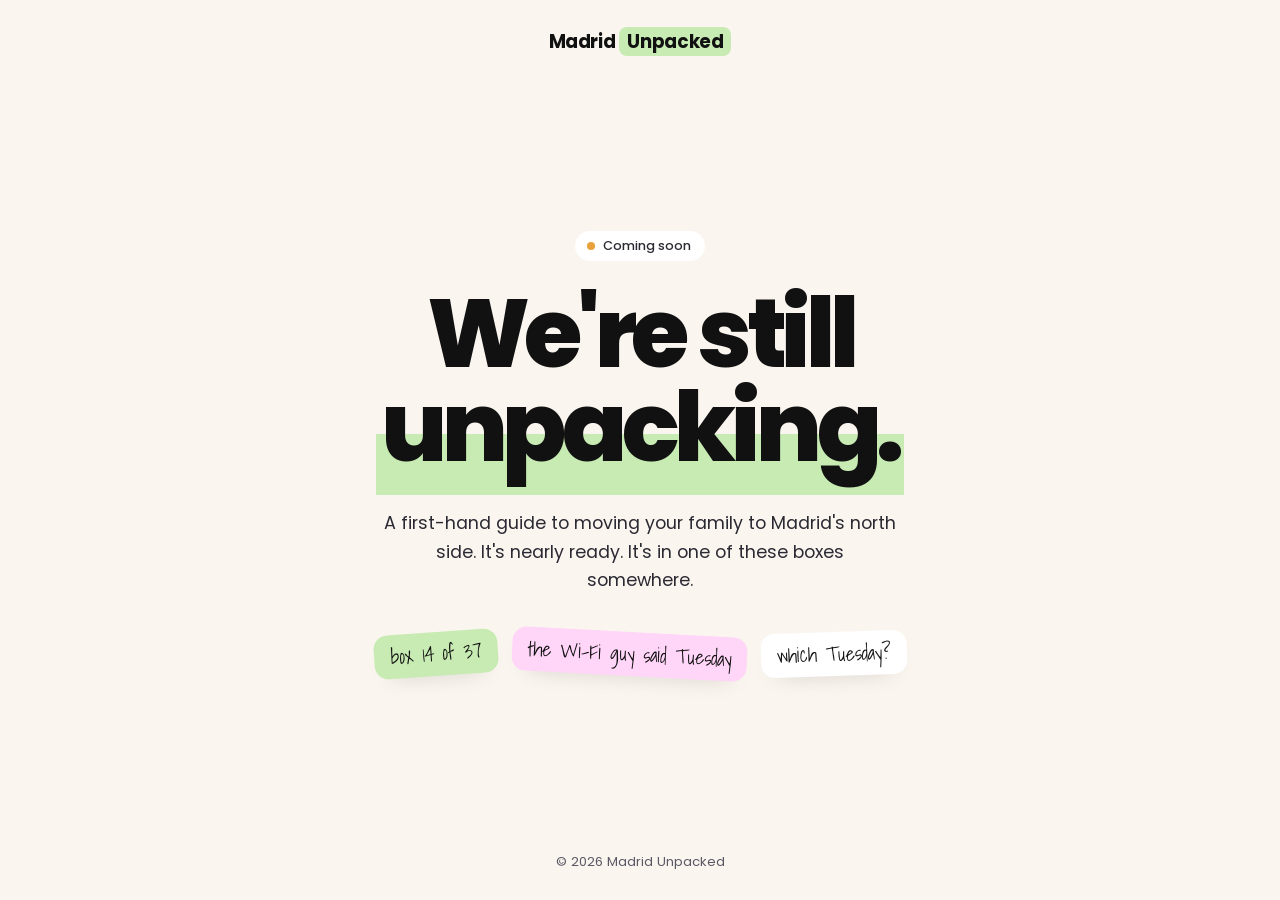
<file: index.html>
<!doctype html>
<html lang="en">
<head>
<meta charset="utf-8">
<meta name="viewport" content="width=device-width,initial-scale=1">
<title>Madrid Unpacked — coming soon</title>
<meta name="description" content="A first-hand guide to moving your family to Madrid's north side. Coming soon.">
<link rel="icon" href="data:image/svg+xml,%3Csvg xmlns='http://www.w3.org/2000/svg' viewBox='0 0 64 64'%3E%3Crect x='6' y='22' width='52' height='36' rx='4' fill='%23F4DFCD' stroke='%23111' stroke-width='4'/%3E%3Cpath d='M6 22l10-12h32l10 12' fill='%23C7EBB3' stroke='%23111' stroke-width='4' stroke-linejoin='round'/%3E%3C/svg%3E">
<link rel="preconnect" href="https://fonts.googleapis.com">
<link rel="preconnect" href="https://fonts.gstatic.com" crossorigin>
<link rel="stylesheet" href="https://fonts.googleapis.com/css2?family=Poppins:wght@400;500;700;800&family=Shadows+Into+Light&display=swap">
<style>
:root{--paper:#FAF5EF;--ink:#111;--body:#2B2A33;--dim:#5B5966;--mint:#C7EBB3;--peach:#F4DFCD;--pink:#FFD5F8;--hand:"Shadows Into Light",cursive}
*{box-sizing:border-box}
html,body{margin:0;height:100%}
body{background:var(--paper);color:var(--body);font-family:"Poppins",-apple-system,"Helvetica Neue",Arial,sans-serif;-webkit-font-smoothing:antialiased;display:flex;flex-direction:column;min-height:100vh;padding:28px 20px}
.wm{font-weight:700;font-size:1.15rem;letter-spacing:-.02em;color:var(--ink);text-align:center}
.wm span{background:var(--mint);padding:2px 8px;border-radius:8px;margin-left:4px}
main{flex:1;display:flex;flex-direction:column;align-items:center;justify-content:center;text-align:center;padding:40px 0}
.soon{display:inline-flex;align-items:center;gap:8px;background:#fff;border-radius:999px;padding:6px 14px 6px 12px;font-size:.8rem;font-weight:500;margin-bottom:26px}
.soon i{width:8px;height:8px;border-radius:50%;background:#E9A23B;animation:blink 1.6s ease-in-out infinite}
@keyframes blink{50%{opacity:.25}}
h1{font-weight:800;color:var(--ink);font-size:clamp(2.8rem,8.5vw,6rem);line-height:.98;letter-spacing:-.055em;margin:0 0 34px;max-width:14ch}
h1 .hl{background:linear-gradient(transparent 55%,var(--mint) 55%);padding:0 .05em}
p{font-size:1.1rem;line-height:1.6;max-width:32rem;margin:0}
.notes{display:flex;flex-wrap:wrap;justify-content:center;gap:12px 14px;margin-top:38px}
.note{font-family:var(--hand);font-size:1.25rem;color:var(--ink);padding:6px 16px;border-radius:14px;box-shadow:0 10px 24px -18px rgba(17,17,17,.4)}
.n1{background:var(--mint);transform:rotate(-4deg)}
.n2{background:var(--pink);transform:rotate(3deg)}
.n3{background:#fff;transform:rotate(-2deg)}
footer{text-align:center;font-size:.82rem;color:var(--dim)}
@media (prefers-reduced-motion:reduce){.soon i{animation:none}}
</style>
</head>
<body>
<div class="wm">Madrid<span>Unpacked</span></div>
<main>
  <div class="soon"><i></i>Coming soon</div>
  <h1>We're still <span class="hl">unpacking.</span></h1>
  <p>A first-hand guide to moving your family to Madrid's north side. It's nearly ready. It's in one of these boxes somewhere.</p>
  <div class="notes" aria-hidden="true">
    <span class="note n1">box 14 of 37</span>
    <span class="note n2">the Wi-Fi guy said Tuesday</span>
    <span class="note n3">which Tuesday?</span>
  </div>
</main>
<footer>© 2026 Madrid Unpacked</footer>
</body>
</html>
</file>
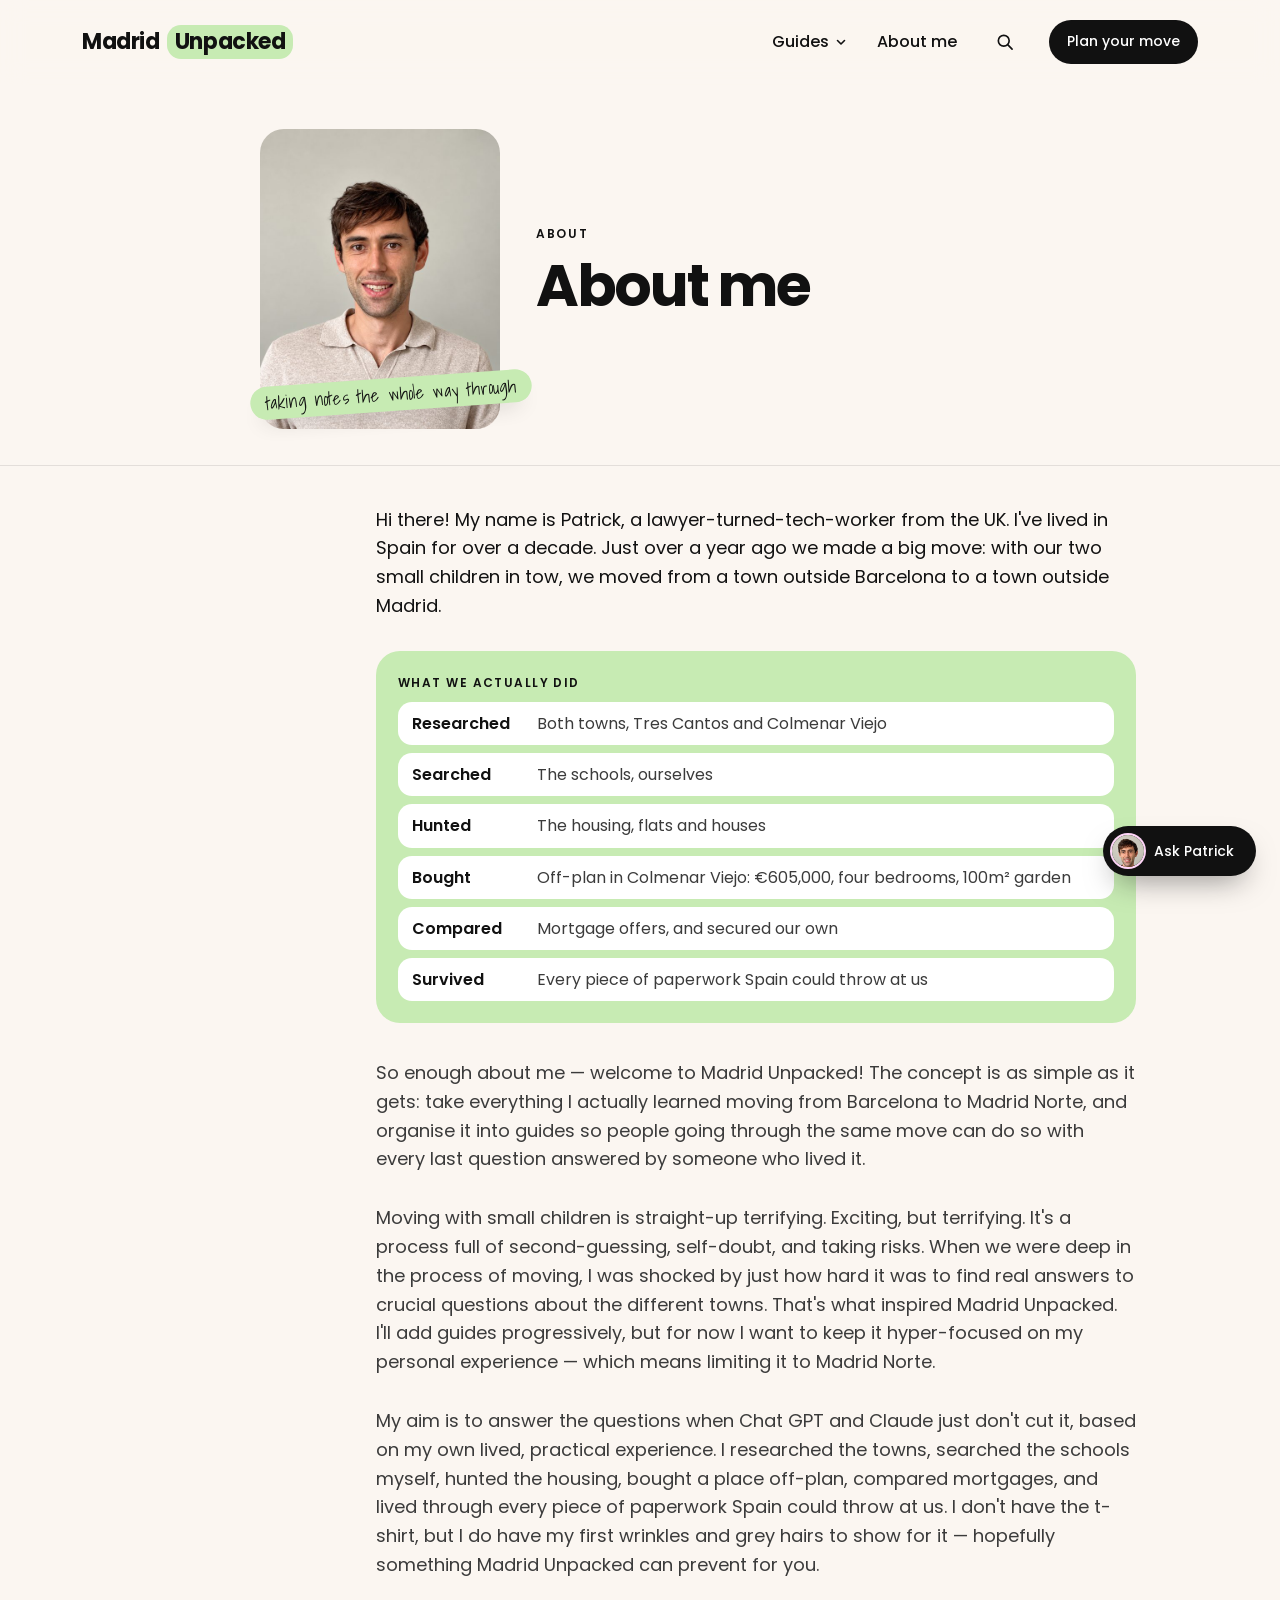
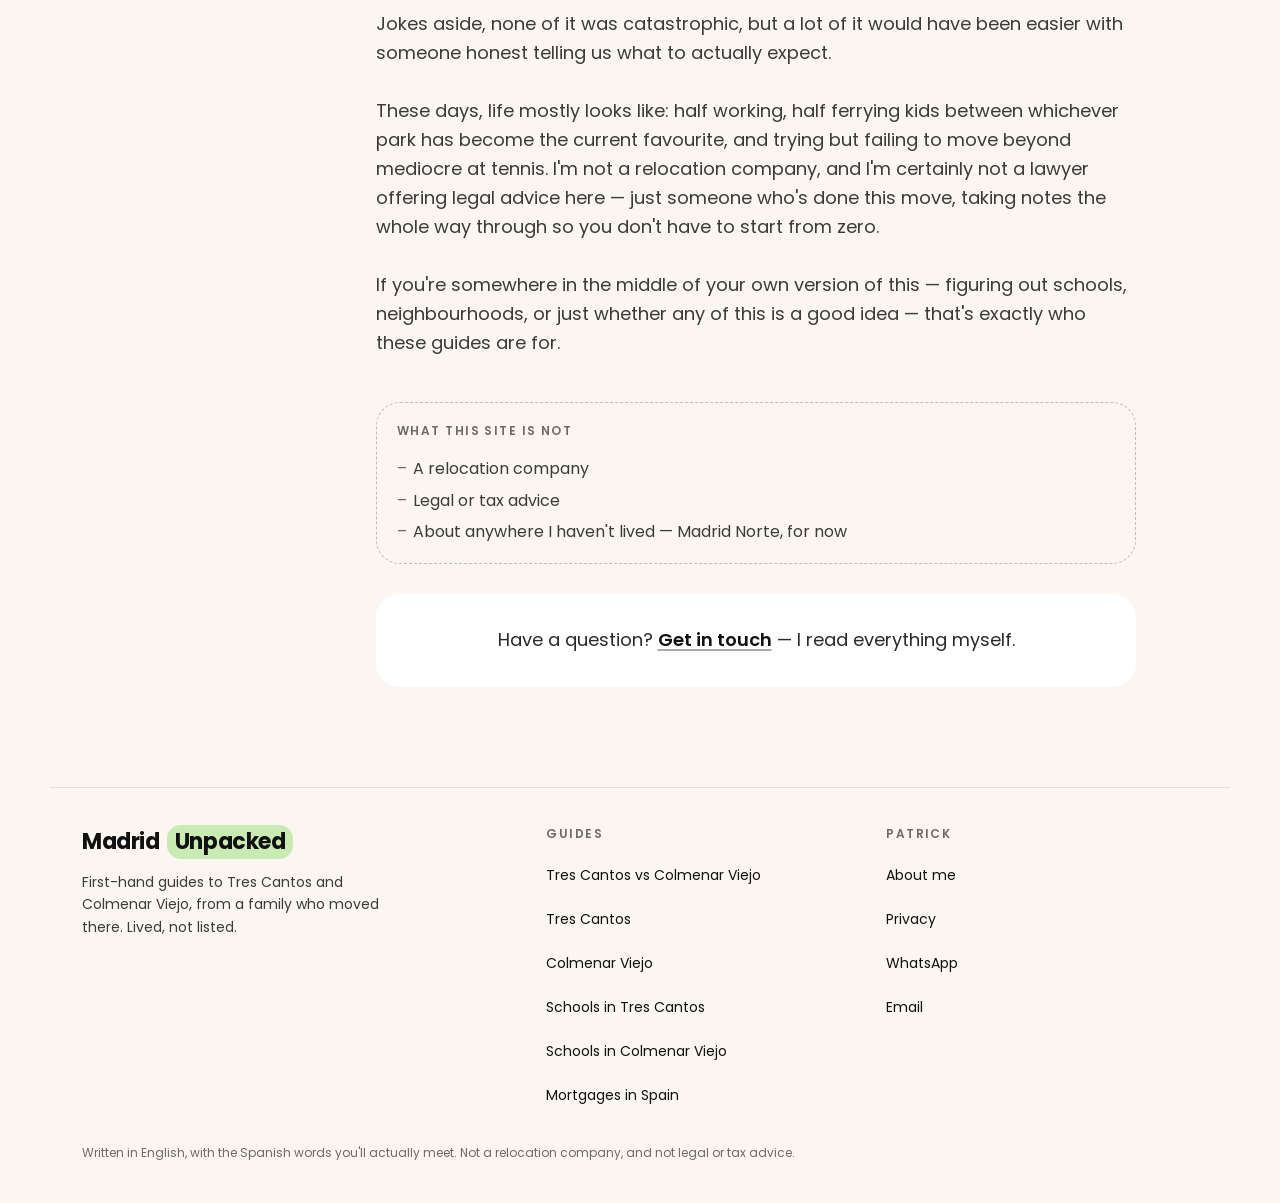
<file: test/about.html>
<!DOCTYPE html>
<html lang="en"><head><meta charset="utf-8">
<meta name="viewport" content="width=device-width, initial-scale=1">
<meta name="theme-color" content="#FBF6F1">
<link rel="icon" type="image/svg+xml" href="data:image/svg+xml,%3Csvg%20xmlns='http://www.w3.org/2000/svg'%20viewBox='0%200%2064%2064'%3E%3Crect%20width='64'%20height='64'%20rx='16'%20fill='%23C7EBB3'/%3E%3Cpath%20d='M18%2018v16a14%2014%200%200%200%2028%200V18'%20fill='none'%20stroke='%23111'%20stroke-width='8'%20stroke-linecap='round'/%3E%3C/svg%3E">
<title>About Patrick — Madrid Unpacked</title><meta name="description" content="Meet Patrick, who moved his own family to Colmenar Viejo. The experience behind Madrid Unpacked’s town, school and home-buying guides."><link rel="canonical" href="https://madridunpacked.com/about"><meta property="og:type" content="website"><meta property="og:site_name" content="Madrid Unpacked"><meta property="og:locale" content="en_GB"><meta property="og:title" content="About Patrick — Madrid Unpacked"><meta property="og:description" content="Meet Patrick, who moved his own family to Colmenar Viejo. The experience behind Madrid Unpacked’s town, school and home-buying guides."><meta property="og:url" content="https://madridunpacked.com/about"><meta property="og:image" content="https://madridunpacked.com/assets/share-card.jpg"><meta property="og:image:width" content="1200"><meta property="og:image:height" content="630"><meta property="og:image:alt" content="Madrid Unpacked — first-hand guides to moving your family to Madrid Norte"><meta name="twitter:card" content="summary_large_image"><meta name="twitter:title" content="About Patrick — Madrid Unpacked"><meta name="twitter:description" content="Meet Patrick, who moved his own family to Colmenar Viejo. The experience behind Madrid Unpacked’s town, school and home-buying guides."><meta name="twitter:image" content="https://madridunpacked.com/assets/share-card.jpg"><link rel="stylesheet" href="./assets/site.css"><link rel="preload" href="./assets/poppins-400.woff2" as="font" type="font/woff2" crossorigin=""><link rel="preload" href="./assets/poppins-700.woff2" as="font" type="font/woff2" crossorigin=""><script src="./assets/analytics.js" defer></script><script src="./assets/site.js" defer></script></head><body data-static-page="about" id="top" data-ga4-id="G-T36BG7CPYB"><a href="#main-content" class="skip-link">Skip to content</a><main class="page active" id="about" data-screen-label="About Me">


<div style="font-family: 'Poppins', sans-serif; background: #FBF6F1; color: #111; line-height: 1.6; overflow-x: clip;">

  <!-- NAV -->
  <div class="navbar"><div class="nav">
    <a href="./home.html" class="wm">Madrid <i>Unpacked</i></a>
    <div class="nav-links">
      <div class="gm" data-gm><button type="button" class="gm-btn" aria-expanded="false" aria-controls="gm-about">Guides<svg viewbox="0 0 12 12" aria-hidden="true"><path d="M2.5 4.5 6 8l3.5-3.5" fill="none" stroke="currentColor" stroke-width="1.6" stroke-linecap="round" stroke-linejoin="round"></path></svg></button><div class="gm-panel" id="gm-about" hidden><a href="./compare.html" class="gm-feature" data-track="comparison_click" data-place="nav_menu"><span class="gm-feature-eb">Start here</span><b>Tres Cantos vs Colmenar Viejo</b><small>Nine minutes apart, side by side: housing, schools, the commute and everyday life.</small><span class="gm-feature-go">Compare the two towns →</span></a><div class="gm-col"><p class="gm-h">Towns</p><a href="./tres-cantos.html" class="gm-item"><i style="background:#F4DFCD"></i><span><b>Tres Cantos</b><small>The planned town: schools, commute, price</small></span></a><a href="./colmenar-viejo.html" class="gm-item"><i style="background:#C7EBB3"></i><span><b>Colmenar Viejo<em>we live here</em></b><small>The pueblo, more house for the money</small></span></a></div><div class="gm-col"><p class="gm-h">Schools</p><a href="./schools-tres-cantos.html" class="gm-item"><i style="background:#F4DFCD"></i><span><b>Schools in Tres Cantos</b><small>State, concertada and private</small></span></a><a href="./schools-colmenar-viejo.html" class="gm-item"><i style="background:#C7EBB3"></i><span><b>Schools in Colmenar Viejo<em>we live here</em></b><small>Seven schools, neighbourhood by neighbourhood</small></span></a></div><div class="gm-col"><p class="gm-h">Money</p><a href="./mortgages.html" class="gm-item"><i style="background:#fff"></i><span><b>Mortgages in Spain</b><small>What you need saved, and the traps</small></span></a></div><a href="./guides.html" class="gm-all">Browse all guides →</a><a href="#top" class="gm-all gm-about">About Patrick →</a></div></div>
      <a href="#top" class="nav-about">About me</a>
      <a class="b1 sm" href="./home.html#call" data-track="offer_nav_click" aria-label="Plan your move: €150 call"><span class="nav-plan-full">Plan your move</span><span class="nav-plan-short">€150 call</span></a></div>
  <a href="./home.html#call" class="app-call" data-track="offer_nav_click" data-place="mobile_header" aria-label="Plan your move with Patrick">Plan your move</a></div></div>

  <!-- HEADER -->
  <div class="gd-head white" id="main-content" tabindex="-1">
    <div class="in about-in">
      <div class="portrait" role="img" aria-label="Patrick, who writes Madrid Unpacked" style='background-image: url("./assets/patrick-family.jpg");'><span aria-hidden="true" class="hw hg" style="transform: rotate(-4deg);">taking notes the whole way through</span></div>
      <div>
        <p class="eb">About</p>
        <h1>About me</h1>
      </div>
    </div>
  </div>

  <!-- BODY -->
  <div style="max-width: 640px; margin: 0 auto; padding: 20px clamp(16px,5vw,32px) 60px;">

    <p style="font-size: 18px; color: #111; margin: 0 0 30px;">Hi there! My name is Patrick, a lawyer-turned-tech-worker from the UK. I've lived in Spain for over a decade. Just over a year ago we made a big move: with our two small children in tow, we moved from a town outside Barcelona to a town outside Madrid.</p>

    <div class="receipt">
      <p class="lbl">What we actually did</p>
      <div><b>Researched</b><span>Both towns, Tres Cantos and Colmenar Viejo</span></div>
      <div><b>Searched</b><span>The schools, ourselves</span></div>
      <div><b>Hunted</b><span>The housing, flats and houses</span></div>
      <div><b>Bought</b><span>Off-plan in Colmenar Viejo: €605,000, four bedrooms, 100m² garden</span></div>
      <div><b>Compared</b><span>Mortgage offers, and secured our own</span></div>
      <div><b>Survived</b><span>Every piece of paperwork Spain could throw at us</span></div>
    </div>

    <p style="font-size: 18px; color: #3B3B3B; margin: 0 0 30px;">So enough about me — welcome to Madrid Unpacked! The concept is as simple as it gets: take everything I actually learned moving from Barcelona to Madrid Norte, and organise it into guides so people going through the same move can do so with every last question answered by someone who lived it.</p>

    <p style="font-size: 18px; color: #3B3B3B; margin: 0 0 30px;">Moving with small children is straight-up terrifying. Exciting, but terrifying. It's a process full of second-guessing, self-doubt, and taking risks. When we were deep in the process of moving, I was shocked by just how hard it was to find real answers to crucial questions about the different towns. That's what inspired Madrid Unpacked. I'll add guides progressively, but for now I want to keep it hyper-focused on my personal experience — which means limiting it to Madrid Norte.</p>

    <p style="font-size: 18px; color: #3B3B3B; margin: 0 0 30px;">My aim is to answer the questions when Chat GPT and Claude just don't cut it, based on my own lived, practical experience. I researched the towns, searched the schools myself, hunted the housing, bought a place off-plan, compared mortgages, and lived through every piece of paperwork Spain could throw at us. I don't have the t-shirt, but I do have my first wrinkles and grey hairs to show for it — hopefully something Madrid Unpacked can prevent for you.</p>

    <p style="font-size: 18px; color: #3B3B3B; margin: 0 0 30px;">Jokes aside, none of it was catastrophic, but a lot of it would have been easier with someone honest telling us what to actually expect.</p>

    <p style="font-size: 18px; color: #3B3B3B; margin: 0 0 30px;">These days, life mostly looks like: half working, half ferrying kids between whichever park has become the current favourite, and trying but failing to move beyond mediocre at tennis. I'm not a relocation company, and I'm certainly not a lawyer offering legal advice here — just someone who's done this move, taking notes the whole way through so you don't have to start from zero.</p>

    <p style="font-size: 18px; color: #3B3B3B; margin: 0 0 44px;">If you're somewhere in the middle of your own version of this — figuring out schools, neighbourhoods, or just whether any of this is a good idea — that's exactly who these guides are for.</p>

    <div class="notbox">
      <p class="lbl">What this site is not</p>
      <span>A relocation company</span>
      <span>Legal or tax advice</span>
      <span>About anywhere I haven't lived — Madrid Norte, for now</span>
    </div>

    <div style="background: #fff; border-radius: 24px; padding: 32px; text-align: center;">
      <p style="font-size: 18px; color: #2A2A2A; margin: 0;">Have a question? <a href="https://wa.me/34615191390?text=Hi%20Patrick%2C%20we%27re%20looking%20at%20Tres%20Cantos%20/%20Colmenar%20Viejo%20and%20I%20have%20a%20question%3A%20" class="tap" style="font-weight: 600;">Get in touch</a> — I read everything myself.</p>
    </div>

  </div>

  <!-- FOOTER -->
  <footer class="foot2">
    <div class="foot2-in">
      <div class="foot2-brand"><span class="wm">Madrid <i>Unpacked</i></span><p>First-hand guides to Tres Cantos and Colmenar Viejo, from a family who moved there. Lived, not listed.</p></div>
      <nav aria-label="Guides"><p class="lbl">Guides</p><a href="./compare.html" data-track="comparison_click">Tres Cantos vs Colmenar Viejo</a><a href="./tres-cantos.html">Tres Cantos</a><a href="./colmenar-viejo.html">Colmenar Viejo</a><a href="./schools-tres-cantos.html">Schools in Tres Cantos</a><a href="./schools-colmenar-viejo.html">Schools in Colmenar Viejo</a><a href="./mortgages.html">Mortgages in Spain</a></nav>
      <nav aria-label="Patrick"><p class="lbl">Patrick</p><a href="#top">About me</a><a href="./privacy.html">Privacy</a><a href="https://wa.me/34615191390?text=Hi%20Patrick%2C%20we%27re%20looking%20at%20Tres%20Cantos%20/%20Colmenar%20Viejo%20and%20I%20have%20a%20question%3A%20">WhatsApp</a><a href="mailto:patrickjharris91@gmail.com?subject=Question%20about%20moving%20to%20Madrid%20Norte">Email</a></nav>
    </div>
    <p class="foot2-small">Written in English, with the Spanish words you'll actually meet. Not a relocation company, and not legal or tax advice.</p>
  </footer>

  

</div>

</main>

<nav class="mobile-tabs" aria-label="Main navigation">
  <a class="mobile-tab" data-mobile-tab="home" href="./home.html"><svg viewbox="0 0 24 24" aria-hidden="true"><path d="m3 10 9-7 9 7v10H15v-6H9v6H3Z"></path></svg><span>Home</span></a>
  <a class="mobile-tab" data-mobile-tab="guides" href="./guides.html"><svg viewbox="0 0 24 24" aria-hidden="true"><path d="M12 5v15M12 5C9 3 5 3 2 4v15c3-1 7-1 10 1 3-2 7-2 10-1V4c-3-1-7-1-10 1Z"></path></svg><span>Guides</span></a>
  <a class="mobile-tab" data-mobile-tab="compare" href="./compare.html"><svg viewbox="0 0 24 24" aria-hidden="true"><rect x="3" y="4" width="7" height="16" rx="2"></rect><rect x="14" y="4" width="7" height="16" rx="2"></rect><path d="M6 8h1m10 0h1M6 12h1m10 0h1"></path></svg><span>Compare</span></a>
  <a class="mobile-tab" data-mobile-tab="ask" data-open-ask href="./home.html#contact" aria-haspopup="dialog"><svg viewbox="0 0 24 24" aria-hidden="true"><path d="M21 11a8 8 0 0 1-8 8H7l-5 3 2-6a8 8 0 0 1-1-5 9 9 0 0 1 18 0Z"></path><path d="M8 10h.01M12 10h.01M16 10h.01"></path></svg><span>Ask Patrick</span></a>
</nav>
<div id="ask-root"></div></body></html>
</file>
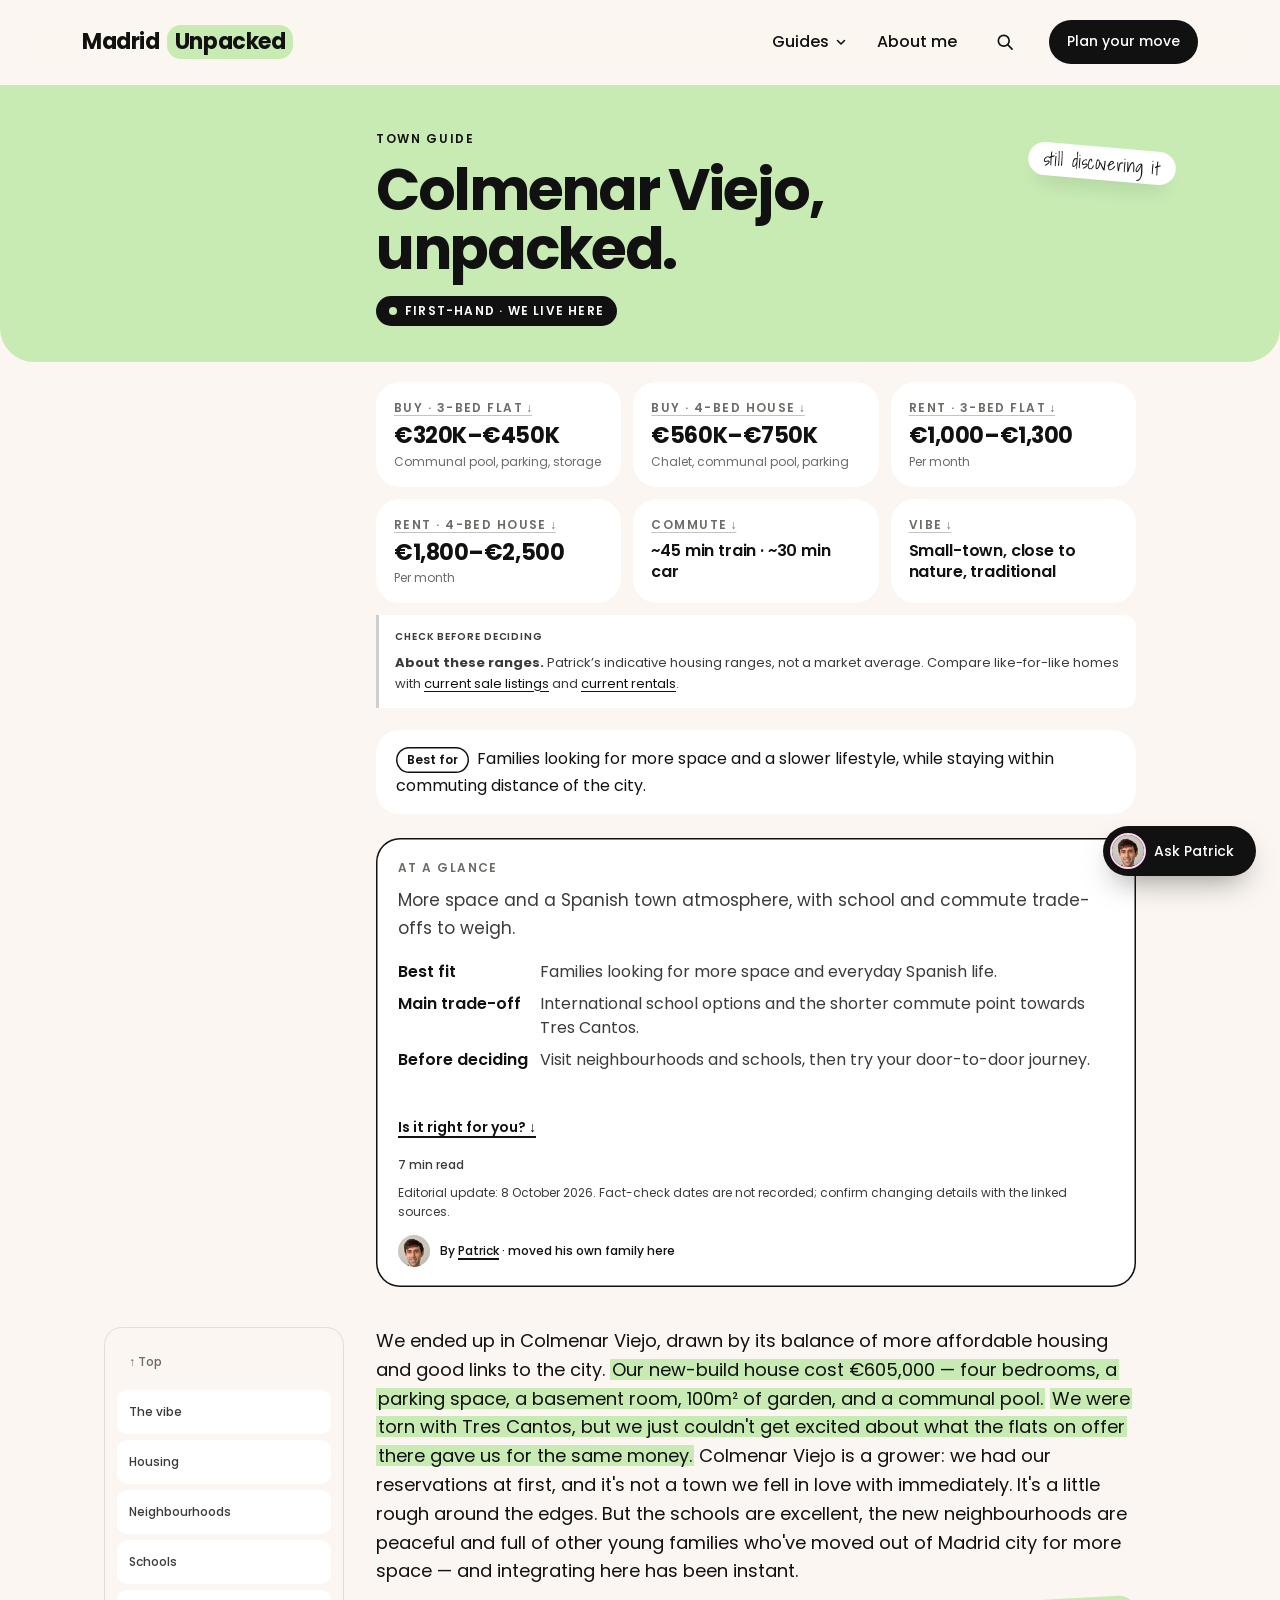
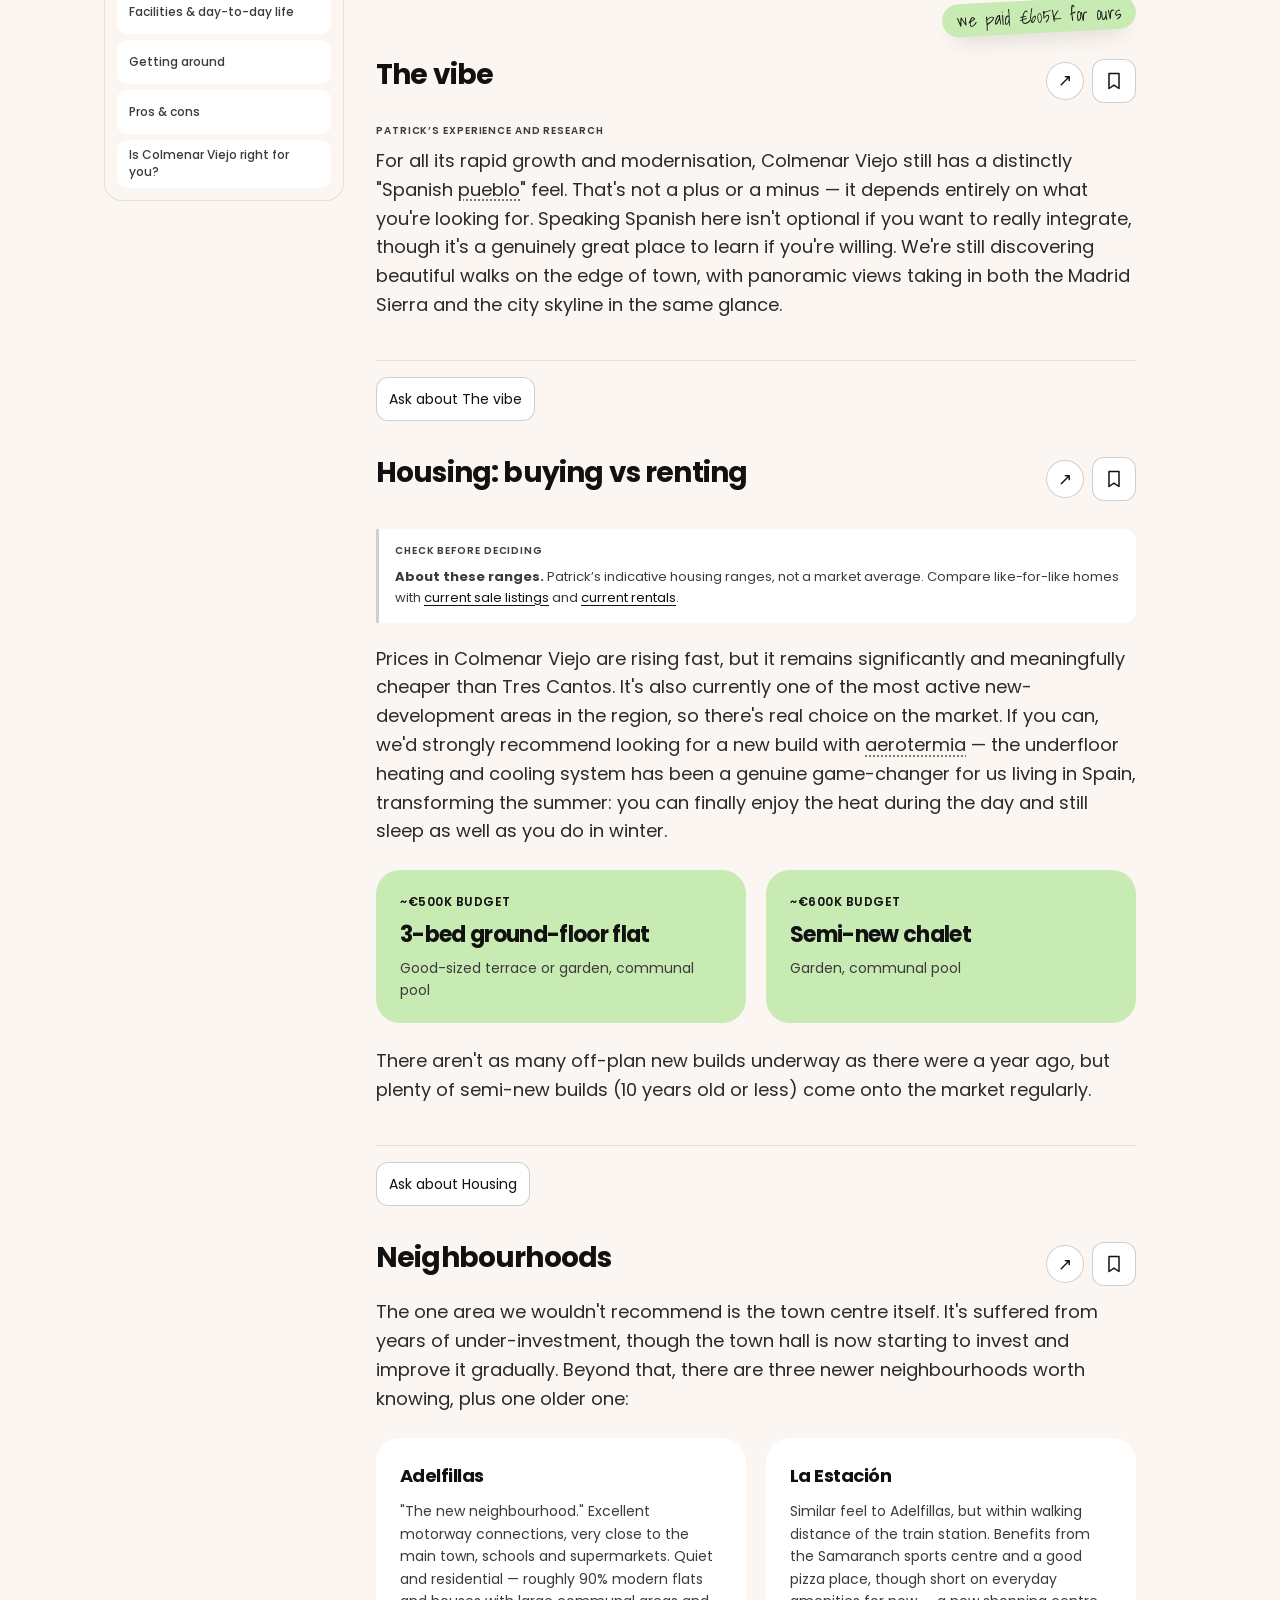
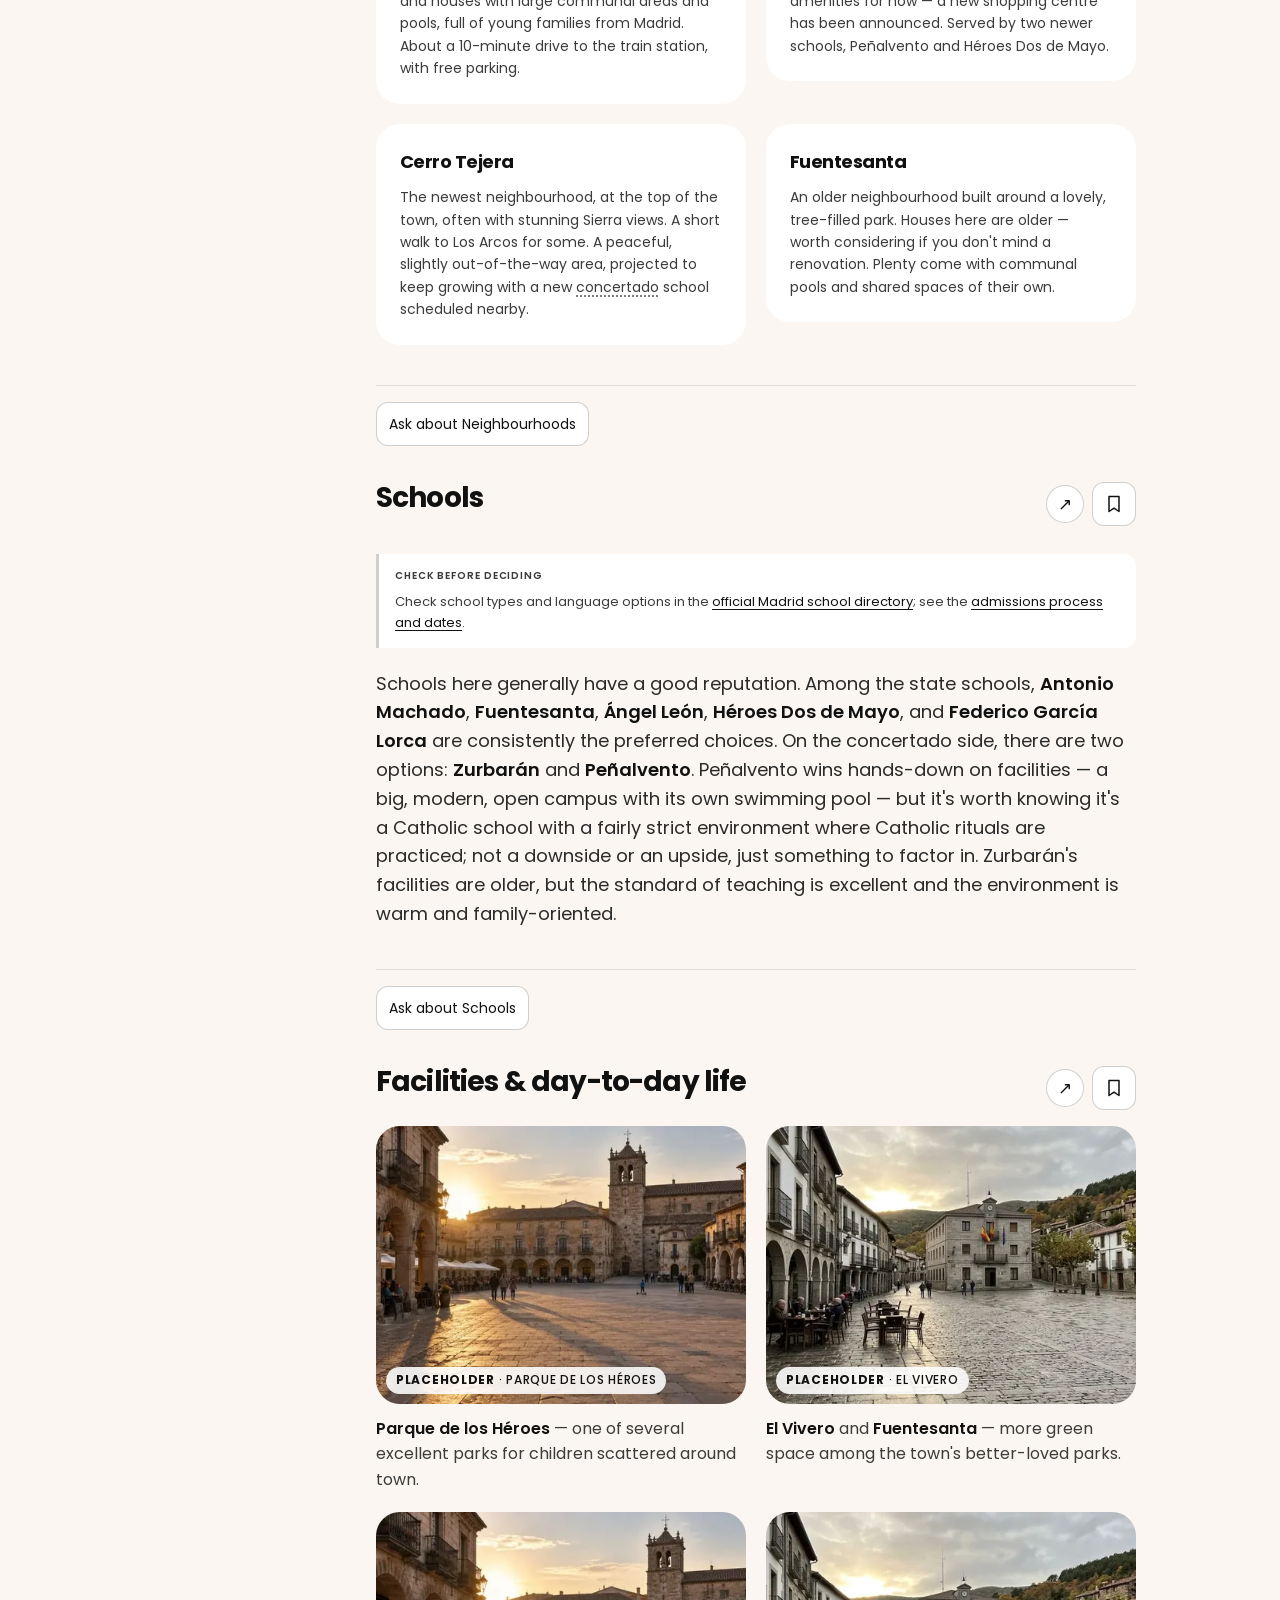
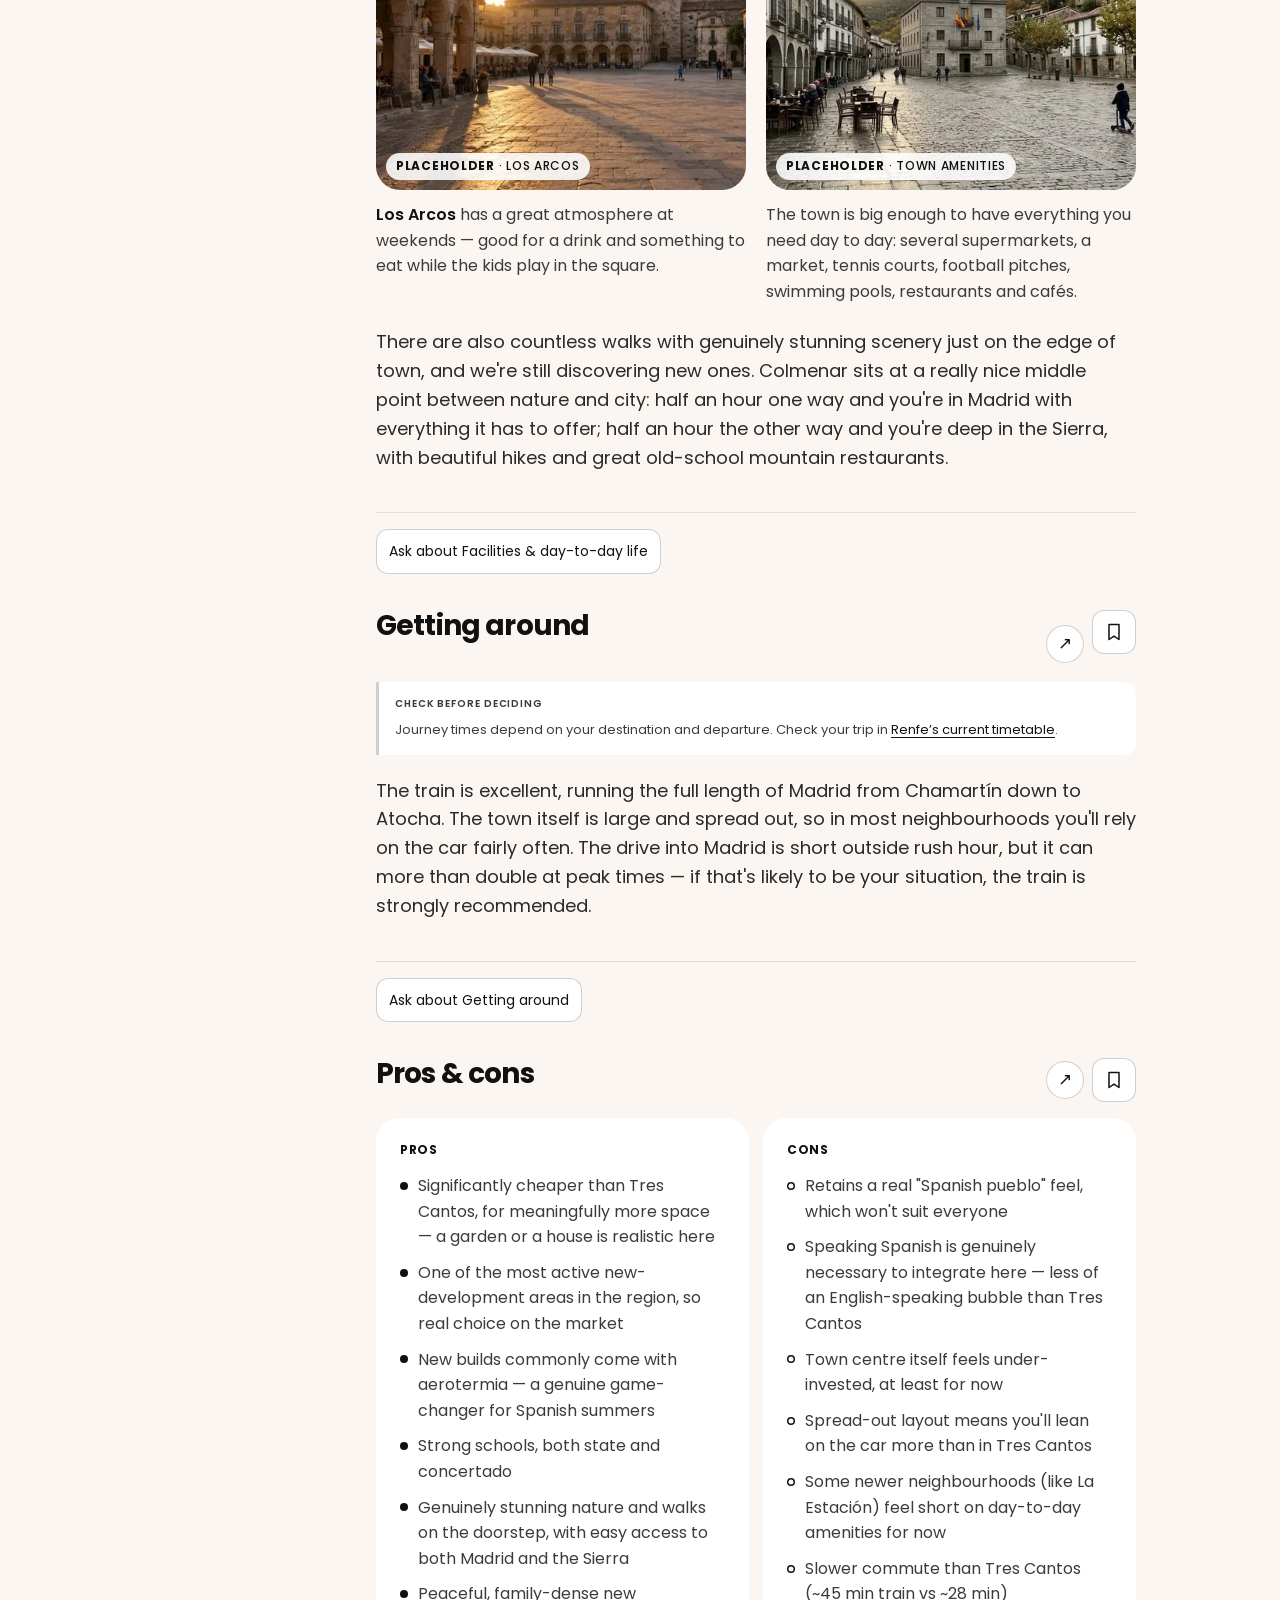
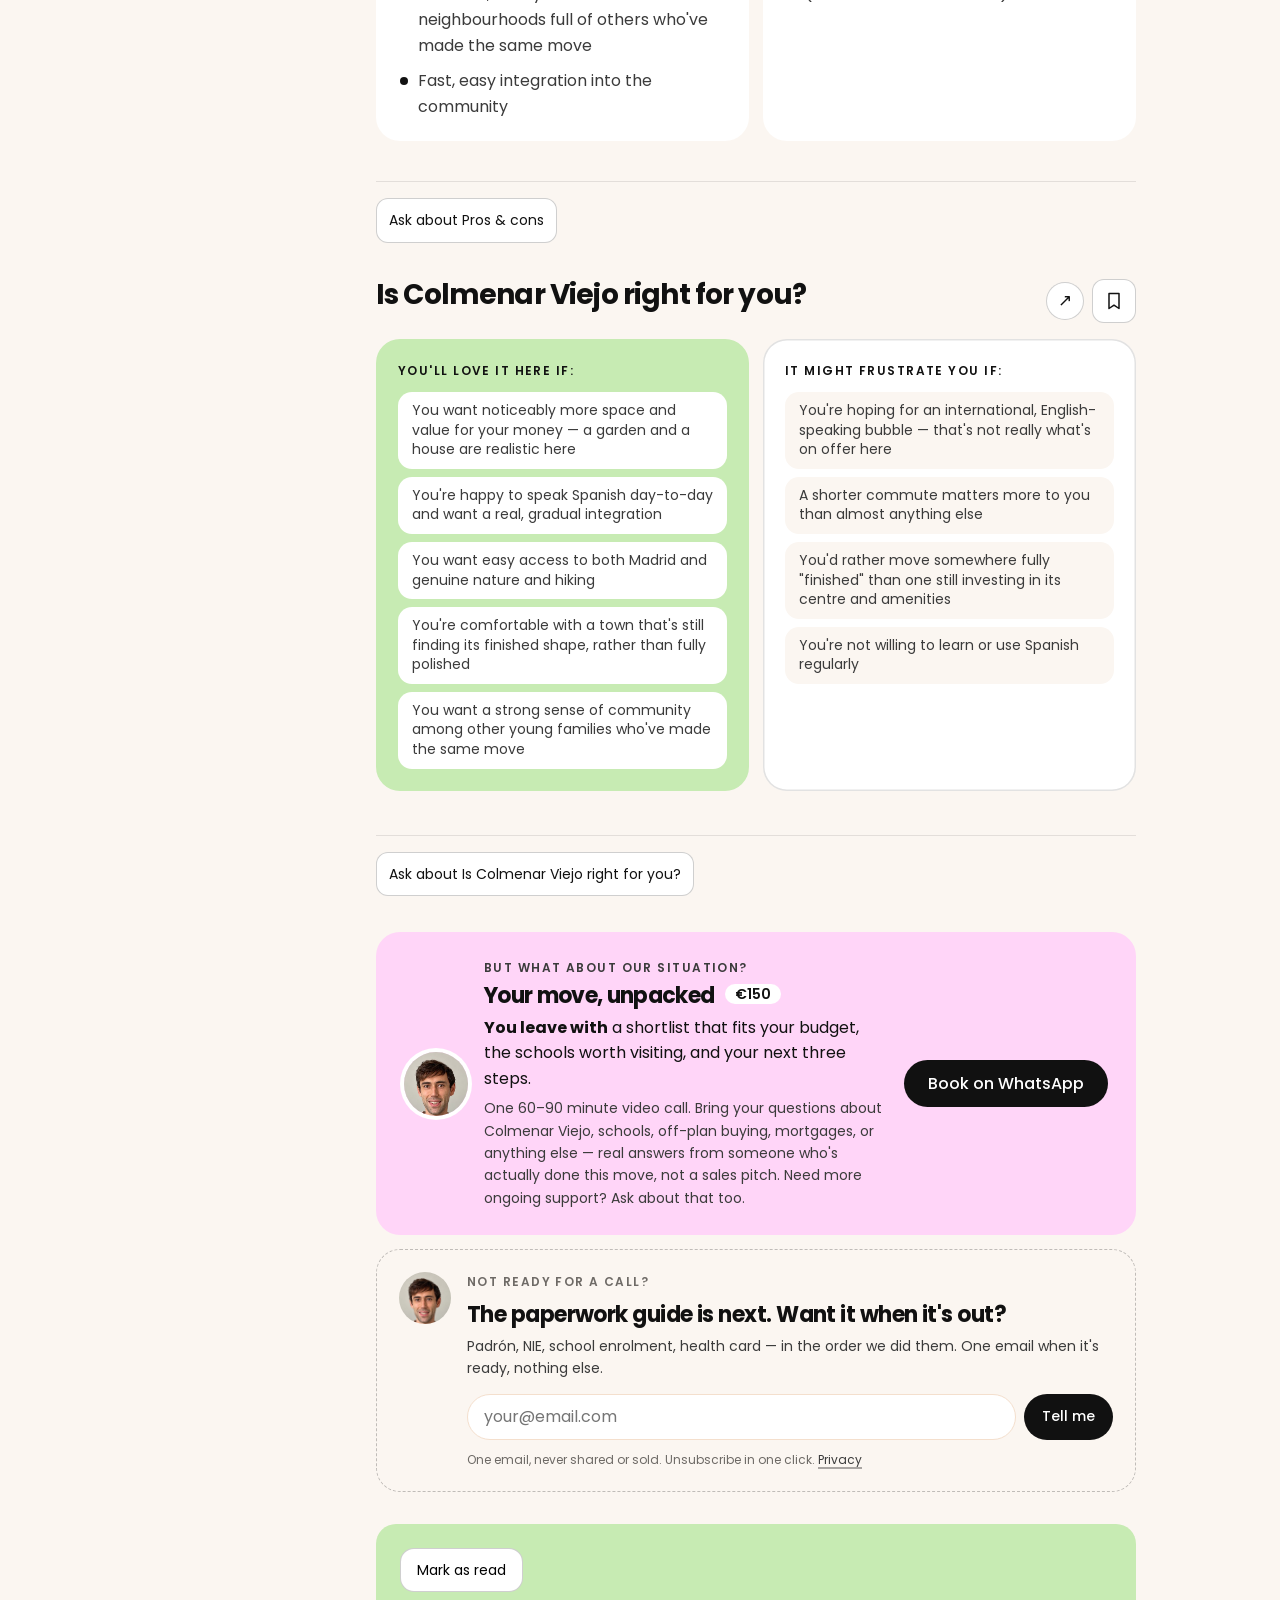
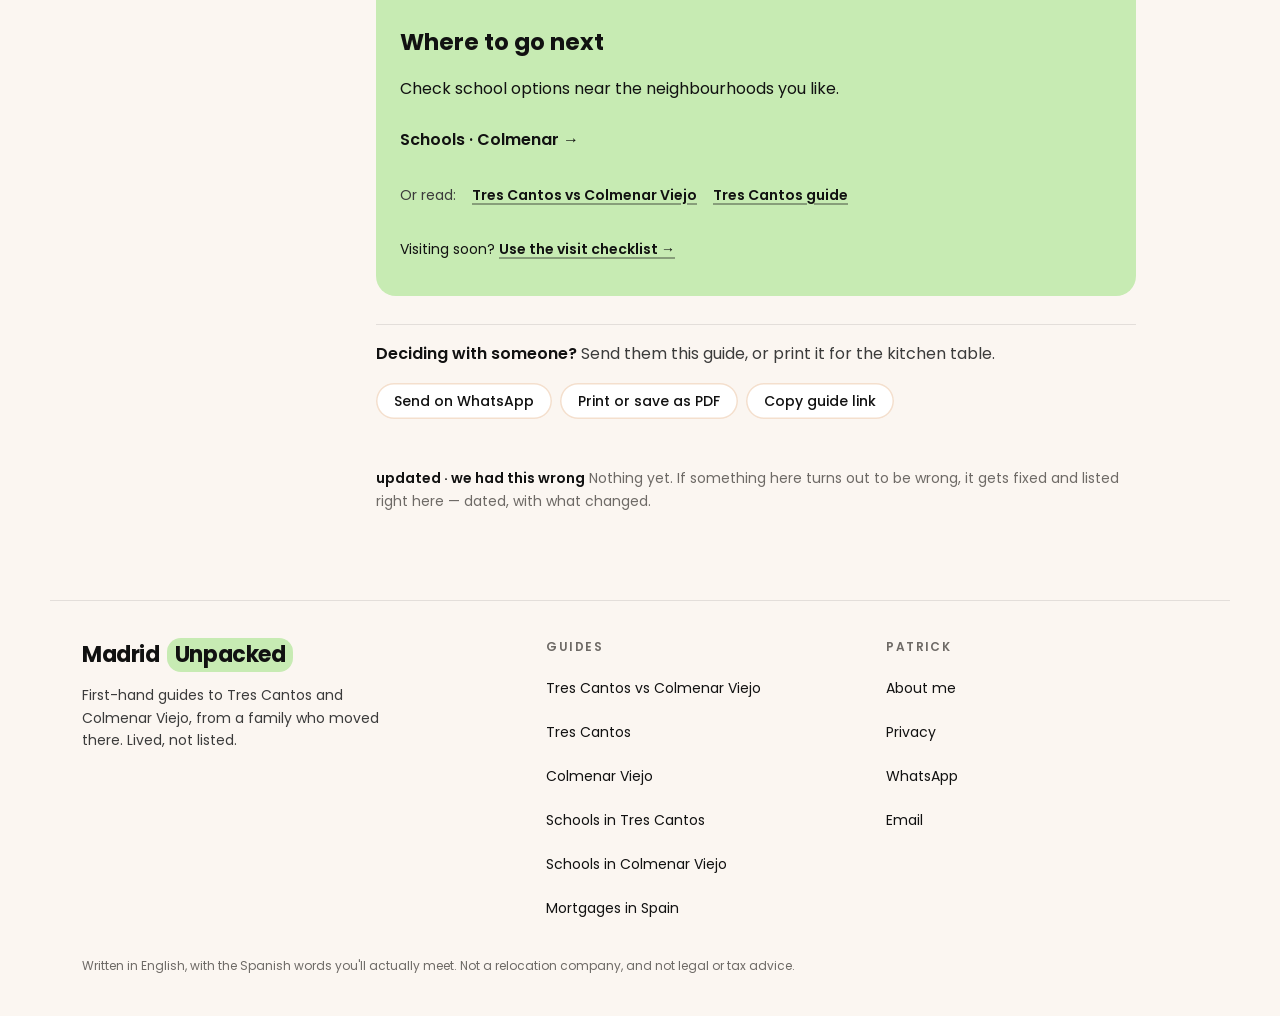
<file: test/colmenar-viejo.html>
<!DOCTYPE html>
<html lang="en"><head><meta charset="utf-8">
<meta name="viewport" content="width=device-width, initial-scale=1">
<meta name="theme-color" content="#FBF6F1">
<link rel="icon" type="image/svg+xml" href="data:image/svg+xml,%3Csvg%20xmlns='http://www.w3.org/2000/svg'%20viewBox='0%200%2064%2064'%3E%3Crect%20width='64'%20height='64'%20rx='16'%20fill='%23C7EBB3'/%3E%3Cpath%20d='M18%2018v16a14%2014%200%200%200%2028%200V18'%20fill='none'%20stroke='%23111'%20stroke-width='8'%20stroke-linecap='round'/%3E%3C/svg%3E">
<title>Colmenar Viejo, unpacked — Madrid Unpacked</title><meta name="description" content="Living in Colmenar Viejo with a family: housing, neighbourhoods, schools and the commute, from Patrick, who lives here."><link rel="canonical" href="https://madridunpacked.com/colmenar-viejo"><meta property="og:type" content="article"><meta property="og:site_name" content="Madrid Unpacked"><meta property="og:locale" content="en_GB"><meta property="og:title" content="Colmenar Viejo, unpacked — Madrid Unpacked"><meta property="og:description" content="Living in Colmenar Viejo with a family: housing, neighbourhoods, schools and the commute, from Patrick, who lives here."><meta property="og:url" content="https://madridunpacked.com/colmenar-viejo"><meta property="og:image" content="https://madridunpacked.com/assets/share-card.jpg"><meta property="og:image:width" content="1200"><meta property="og:image:height" content="630"><meta property="og:image:alt" content="Madrid Unpacked — first-hand guides to moving your family to Madrid Norte"><meta name="twitter:card" content="summary_large_image"><meta name="twitter:title" content="Colmenar Viejo, unpacked — Madrid Unpacked"><meta name="twitter:description" content="Living in Colmenar Viejo with a family: housing, neighbourhoods, schools and the commute, from Patrick, who lives here."><meta name="twitter:image" content="https://madridunpacked.com/assets/share-card.jpg"><link rel="stylesheet" href="./assets/site.css"><link rel="preload" href="./assets/poppins-400.woff2" as="font" type="font/woff2" crossorigin=""><link rel="preload" href="./assets/poppins-700.woff2" as="font" type="font/woff2" crossorigin=""><script src="./assets/analytics.js" defer></script><script src="./assets/site.js" defer></script></head><body data-static-page="colmenar" id="top" data-ga4-id="G-T36BG7CPYB"><a href="#main-content" class="skip-link">Skip to content</a><main class="page active" id="colmenar" data-screen-label="Colmenar Viejo Guide">


<div style="font-family: 'Poppins', sans-serif; background: #FBF6F1; color: #111; line-height: 1.6; overflow-x: clip;">

  <!-- NAV -->
  <div class="navbar"><div class="nav">
    <a href="./home.html" class="wm">Madrid <i>Unpacked</i></a>
    <div class="nav-links">
      <div class="gm" data-gm><button type="button" class="gm-btn" aria-expanded="false" aria-controls="gm-colmenar">Guides<svg viewbox="0 0 12 12" aria-hidden="true"><path d="M2.5 4.5 6 8l3.5-3.5" fill="none" stroke="currentColor" stroke-width="1.6" stroke-linecap="round" stroke-linejoin="round"></path></svg></button><div class="gm-panel" id="gm-colmenar" hidden><a href="./compare.html" class="gm-feature" data-track="comparison_click" data-place="nav_menu"><span class="gm-feature-eb">Start here</span><b>Tres Cantos vs Colmenar Viejo</b><small>Nine minutes apart, side by side: housing, schools, the commute and everyday life.</small><span class="gm-feature-go">Compare the two towns →</span></a><div class="gm-col"><p class="gm-h">Towns</p><a href="./tres-cantos.html" class="gm-item"><i style="background:#F4DFCD"></i><span><b>Tres Cantos</b><small>The planned town: schools, commute, price</small></span></a><a href="#top" class="gm-item" aria-current="page"><i style="background:#C7EBB3"></i><span><b>Colmenar Viejo<em>we live here</em></b><small>The pueblo, more house for the money</small></span></a></div><div class="gm-col"><p class="gm-h">Schools</p><a href="./schools-tres-cantos.html" class="gm-item"><i style="background:#F4DFCD"></i><span><b>Schools in Tres Cantos</b><small>State, concertada and private</small></span></a><a href="./schools-colmenar-viejo.html" class="gm-item"><i style="background:#C7EBB3"></i><span><b>Schools in Colmenar Viejo<em>we live here</em></b><small>Seven schools, neighbourhood by neighbourhood</small></span></a></div><div class="gm-col"><p class="gm-h">Money</p><a href="./mortgages.html" class="gm-item"><i style="background:#fff"></i><span><b>Mortgages in Spain</b><small>What you need saved, and the traps</small></span></a></div><a href="./guides.html" class="gm-all">Browse all guides →</a><a href="./about.html" class="gm-all gm-about">About Patrick →</a></div></div>
      <a href="./about.html" class="nav-about">About me</a>
      <a class="b1 sm" href="#colmenar-call" data-track="offer_nav_click" aria-label="Plan your move: €150 call"><span class="nav-plan-full">Plan your move</span><span class="nav-plan-short">€150 call</span></a></div>
  <a href="#colmenar-call" class="app-call" data-track="offer_nav_click" data-place="mobile_header" aria-label="Plan your move with Patrick">Plan your move</a></div></div>

  <!-- HEADER -->
  <div class="gd-head green" id="main-content" tabindex="-1">
    <div class="in">
      <span aria-hidden="true" class="hw hwt abs" style="transform: rotate(5deg);">still discovering it</span>
      <p class="eb">Town guide</p>
      <h1>Colmenar Viejo, unpacked.</h1>
      <span class="badge"><i></i>First-hand · we live here</span>
    </div>
  </div>

  <!-- FACT CARD -->
  <div style="max-width: 760px; margin: 0 auto 40px; padding: 0 clamp(16px,5vw,32px);">
    <div class="facts">
        <div><em><a href="#colmenar-housing-buying-vs-renting">Buy · 3-bed flat</a></em><b>€320K–€450K</b><span>Communal pool, parking, storage</span></div>
        <div><em><a href="#colmenar-housing-buying-vs-renting">Buy · 4-bed house</a></em><b>€560K–€750K</b><span>Chalet, communal pool, parking</span></div>
        <div><em><a href="#colmenar-housing-buying-vs-renting">Rent · 3-bed flat</a></em><b>€1,000–€1,300</b><span>Per month</span></div>
        <div><em><a href="#colmenar-housing-buying-vs-renting">Rent · 4-bed house</a></em><b>€1,800–€2,500</b><span>Per month</span></div>
        <div><em><a href="#colmenar-getting-around">Commute</a></em><b class="long">~45 min train · ~30 min car</b></div>
        <div><em><a href="#colmenar-the-vibe">Vibe</a></em><b class="long">Small-town, close to nature, traditional</b></div>
    </div>
    <p class="source-note"><span class="content-label">Check before deciding</span><b>About these ranges.</b> Patrick’s indicative housing ranges, not a market average. Compare like-for-like homes with <a href="https://www.idealista.com/venta-viviendas/colmenar-viejo-madrid/">current sale listings</a> and <a href="https://www.idealista.com/alquiler-viviendas/colmenar-viejo-madrid/">current rentals</a>.</p><div class="best" style="margin-top: 12px;"><em>Best for</em>Families looking for more space and a slower lifestyle, while staying within commuting distance of the city.</div>
  </div>
  <div class="sv-wrap"><div class="sv"><p class="lbl">At a glance</p><p class="guide-summary">More space and a Spanish town atmosphere, with school and commute trade-offs to weigh.</p><dl><div><dt>Best fit</dt><dd>Families looking for more space and everyday Spanish life.</dd></div><div><dt>Main trade-off</dt><dd>International school options and the shorter commute point towards Tres Cantos.</dd></div><div><dt>Before deciding</dt><dd>Visit neighbourhoods and schools, then try your door-to-door journey.</dd></div></dl><a class="sv-go" href="#colmenar-is-colmenar-viejo-right-for-you" data-track="short_version_jump">Is it right for you? ↓</a><p class="gd-meta">7 min read</p>
      <p class="guide-update">Editorial update: 8 October 2026. Fact-check dates are not recorded; confirm changing details with the linked sources.</p><p class="gd-by"><i class="gd-by-av" role="img" aria-label="Patrick"></i><span>By <a href="./about.html">Patrick</a> · moved his own family here</span></p>
      </div></div>
  <div class="toc" data-toc><details class="toc-mobile"><summary>Contents <span data-current-chapter>Choose a section</span></summary><nav class="toc-chapters" aria-label="Guide chapters"><a href="#top" class="top">↑ Top</a><a href="#colmenar-the-vibe">The vibe</a><a href="#colmenar-housing-buying-vs-renting">Housing</a><a href="#colmenar-neighbourhoods">Neighbourhoods</a><a href="#colmenar-schools">Schools</a><a href="#colmenar-facilities-and-day-to-day-life">Facilities &amp; day-to-day life</a><a href="#colmenar-getting-around">Getting around</a><a href="#colmenar-pros-and-cons">Pros &amp; cons</a><a href="#colmenar-is-colmenar-viejo-right-for-you">Is Colmenar Viejo right for you?</a></nav></details><div class="toc-in"><a href="#top" class="top">↑ Top</a><a href="#colmenar-the-vibe">The vibe</a><a href="#colmenar-housing-buying-vs-renting">Housing</a><a href="#colmenar-neighbourhoods">Neighbourhoods</a><a href="#colmenar-schools">Schools</a><a href="#colmenar-facilities-and-day-to-day-life">Facilities &amp; day-to-day life</a><a href="#colmenar-getting-around">Getting around</a><a href="#colmenar-pros-and-cons">Pros &amp; cons</a><a href="#colmenar-is-colmenar-viejo-right-for-you">Is Colmenar Viejo right for you?</a></div></div>

  <!-- ARTICLE BODY -->
  <div style="max-width: 760px; margin: 0 auto; padding: 0 clamp(16px,5vw,32px) 40px;">

    <p style="font-size: 18px; color: #111; margin: 0 0 40px;">We ended up in Colmenar Viejo, drawn by its balance of more affordable housing and good links to the city. <mark>Our new-build house cost €605,000 — four bedrooms, a parking space, a basement room, 100m² of garden, and a communal pool.</mark> <mark>We were torn with Tres Cantos, but we just couldn't get excited about what the flats on offer there gave us for the same money.</mark> Colmenar Viejo is a grower: we had our reservations at first, and it's not a town we fell in love with immediately. It's a little rough around the edges. But the schools are excellent, the new neighbourhoods are peaceful and full of other young families who've moved out of Madrid city for more space — and integrating here has been instant.</p>
    <div class="hw-row" aria-hidden="true"><span class="hw hg" style="transform: rotate(-3deg);">we paid €605K for ours</span></div>

    <h2 style="font-family: 'Poppins', sans-serif; font-size: 28px; font-weight: 700; letter-spacing: -0.03em; line-height: 1.15; color: #111; margin: 0 0 16px;" id="colmenar-the-vibe">The vibe</h2>
    <p class="content-label experience-label">Patrick’s experience and research</p><p style="font-size: 18px; color: #2A2A2A; margin: 0 0 40px;">For all its rapid growth and modernisation, Colmenar Viejo still has a distinctly "Spanish pueblo" feel. That's not a plus or a minus — it depends entirely on what you're looking for. Speaking Spanish here isn't optional if you want to really integrate, though it's a genuinely great place to learn if you're willing. We're still discovering beautiful walks on the edge of town, with panoramic views taking in both the Madrid Sierra and the city skyline in the same glance.</p>

    <h2 style="font-family: 'Poppins', sans-serif; font-size: 28px; font-weight: 700; letter-spacing: -0.03em; line-height: 1.15; color: #111; margin: 0 0 16px;" id="colmenar-housing-buying-vs-renting">Housing: buying vs renting</h2>
    <p class="source-note"><span class="content-label">Check before deciding</span><b>About these ranges.</b> Patrick’s indicative housing ranges, not a market average. Compare like-for-like homes with <a href="https://www.idealista.com/venta-viviendas/colmenar-viejo-madrid/">current sale listings</a> and <a href="https://www.idealista.com/alquiler-viviendas/colmenar-viejo-madrid/">current rentals</a>.</p><p style="font-size: 18px; color: #2A2A2A; margin: 0 0 24px;">Prices in Colmenar Viejo are rising fast, but it remains significantly and meaningfully cheaper than Tres Cantos. It's also currently one of the most active new-development areas in the region, so there's real choice on the market. If you can, we'd strongly recommend looking for a new build with aerotermia — the underfloor heating and cooling system has been a genuine game-changer for us living in Spain, transforming the summer: you can finally enjoy the heat during the day and still sleep as well as you do in winter.</p>
    <div style="display: grid; grid-template-columns: repeat(auto-fit, minmax(260px, 1fr)); gap: 20px; margin-bottom: 24px;">
      <div style="background: #C7EBB3; border-radius: 24px; padding: 22px 24px;">
        <div style="font-size: 12px; text-transform: uppercase; letter-spacing: 0.5px; font-weight: 600; color: #111; margin-bottom: 6px;">~€500K budget</div>
        <div style="font-family: 'Poppins', sans-serif; letter-spacing: -0.03em; font-size: 22px; font-weight: 700; color: #111;">3-bed ground-floor flat</div>
        <div style="font-size: 14px; color: #3B3B3B; margin-top: 4px;">Good-sized terrace or garden, communal pool</div>
      </div>
      <div style="background: #C7EBB3; border-radius: 24px; padding: 22px 24px;">
        <div style="font-size: 12px; text-transform: uppercase; letter-spacing: 0.5px; font-weight: 600; color: #111; margin-bottom: 6px;">~€600K budget</div>
        <div style="font-family: 'Poppins', sans-serif; letter-spacing: -0.03em; font-size: 22px; font-weight: 700; color: #111;">Semi-new chalet</div>
        <div style="font-size: 14px; color: #3B3B3B; margin-top: 4px;">Garden, communal pool</div>
      </div>
    </div>
    <p style="font-size: 18px; color: #2A2A2A; margin: 0 0 40px;">There aren't as many off-plan new builds underway as there were a year ago, but plenty of semi-new builds (10 years old or less) come onto the market regularly.</p>

    <h2 style="font-family: 'Poppins', sans-serif; letter-spacing: -0.03em; font-size: 28px; font-weight: 700; color: #111; margin: 0 0 12px;" id="colmenar-neighbourhoods">Neighbourhoods</h2>
    <p style="font-size: 18px; color: #2A2A2A; margin: 0 0 24px;">The one area we wouldn't recommend is the town centre itself. It's suffered from years of under-investment, though the town hall is now starting to invest and improve it gradually. Beyond that, there are three newer neighbourhoods worth knowing, plus one older one:</p>
    <div style="display: grid; grid-template-columns: repeat(auto-fit, minmax(260px, 1fr)); gap: 20px; margin-bottom: 40px;">
      <div style="background: #fff; border-radius: 24px; padding: 24px;">
        <h3 style="font-family: 'Poppins', sans-serif; letter-spacing: -0.03em; font-size: 18px; font-weight: 700; color: #111; margin: 0 0 10px;">Adelfillas</h3>
        <p style="font-size: 14px; color: #3B3B3B; margin: 0;">"The new neighbourhood." Excellent motorway connections, very close to the main town, schools and supermarkets. Quiet and residential — roughly 90% modern flats and houses with large communal areas and pools, full of young families from Madrid. About a 10-minute drive to the train station, with free parking.</p>
      </div>
      <div style="background: #fff; border-radius: 24px; padding: 24px;">
        <h3 style="font-family: 'Poppins', sans-serif; letter-spacing: -0.03em; font-size: 18px; font-weight: 700; color: #111; margin: 0 0 10px;">La Estación</h3>
        <p style="font-size: 14px; color: #3B3B3B; margin: 0;">Similar feel to Adelfillas, but within walking distance of the train station. Benefits from the Samaranch sports centre and a good pizza place, though short on everyday amenities for now — a new shopping centre has been announced. Served by two newer schools, Peñalvento and Héroes Dos de Mayo.</p>
      </div>
      <div style="background: #fff; border-radius: 24px; padding: 24px;">
        <h3 style="font-family: 'Poppins', sans-serif; letter-spacing: -0.03em; font-size: 18px; font-weight: 700; color: #111; margin: 0 0 10px;">Cerro Tejera</h3>
        <p style="font-size: 14px; color: #3B3B3B; margin: 0;">The newest neighbourhood, at the top of the town, often with stunning Sierra views. A short walk to Los Arcos for some. A peaceful, slightly out-of-the-way area, projected to keep growing with a new concertado school scheduled nearby.</p>
      </div>
      <div style="background: #fff; border-radius: 24px; padding: 24px;">
        <h3 style="font-family: 'Poppins', sans-serif; letter-spacing: -0.03em; font-size: 18px; font-weight: 700; color: #111; margin: 0 0 10px;">Fuentesanta</h3>
        <p style="font-size: 14px; color: #3B3B3B; margin: 0;">An older neighbourhood built around a lovely, tree-filled park. Houses here are older — worth considering if you don't mind a renovation. Plenty come with communal pools and shared spaces of their own.</p>
      </div>
    </div>

    <h2 style="font-family: 'Poppins', sans-serif; font-size: 28px; font-weight: 700; letter-spacing: -0.03em; line-height: 1.15; color: #111; margin: 0 0 16px;" id="colmenar-schools">Schools</h2>
    <p class="source-note"><span class="content-label">Check before deciding</span>Check school types and language options in the <a href="https://www.comunidad.madrid/educacion/buscador-centros-educativos">official Madrid school directory</a>; see the <a href="https://www.comunidad.madrid/educacion/escolarizacion">admissions process and dates</a>.</p><p style="font-size: 18px; color: #2A2A2A; margin: 0 0 40px;">Schools here generally have a good reputation. Among the state schools, <strong style="color: #111;">Antonio Machado</strong>, <strong style="color: #111;">Fuentesanta</strong>, <strong style="color: #111;">Ángel León</strong>, <strong style="color: #111;">Héroes Dos de Mayo</strong>, and <strong style="color: #111;">Federico García Lorca</strong> are consistently the preferred choices. On the concertado side, there are two options: <strong style="color: #111;">Zurbarán</strong> and <strong style="color: #111;">Peñalvento</strong>. Peñalvento wins hands-down on facilities — a big, modern, open campus with its own swimming pool — but it's worth knowing it's a Catholic school with a fairly strict environment where Catholic rituals are practiced; not a downside or an upside, just something to factor in. Zurbarán's facilities are older, but the standard of teaching is excellent and the environment is warm and family-oriented.</p>

    <h2 style="font-family: 'Poppins', sans-serif; font-size: 28px; font-weight: 700; letter-spacing: -0.03em; line-height: 1.15; color: #111; margin: 0 0 16px;" id="colmenar-facilities-and-day-to-day-life">Facilities &amp; day-to-day life</h2>
    <div style="display: grid; grid-template-columns: repeat(auto-fit, minmax(260px, 1fr)); gap: 20px; margin-bottom: 24px;">
      <div>
        <div class="ph" style="aspect-ratio: 4/3; background-color:#EFE6DA; margin-bottom: 12px;">
          <img class="photo-image" alt="Placeholder photo: Parque de los Héroes" src="./assets/colmenar-viejo-1000.webp" srcset="./assets/colmenar-viejo-320.webp 320w, ./assets/colmenar-viejo-640.webp 640w, ./assets/colmenar-viejo-960.webp 960w, ./assets/colmenar-viejo-1000.webp 1000w" sizes="(max-width:640px) 100vw, 400px" width="1000" height="559" loading="lazy" decoding="async" style="object-position:center"><div class="cap"><b>Placeholder</b> · Parque de los Héroes</div>
        </div>
        <p style="font-size: 16px; color: #3B3B3B; margin: 0;"><strong style="color: #111;">Parque de los Héroes</strong> — one of several excellent parks for children scattered around town.</p>
      </div>
      <div>
        <div class="ph" style="aspect-ratio: 4/3; background-color:#EFE6DA; margin-bottom: 12px;">
          <img class="photo-image" alt="Placeholder photo: El Vivero" src="./assets/mortgages-1000.webp" srcset="./assets/mortgages-320.webp 320w, ./assets/mortgages-640.webp 640w, ./assets/mortgages-960.webp 960w, ./assets/mortgages-1000.webp 1000w" sizes="(max-width:640px) 100vw, 400px" width="1000" height="558" loading="lazy" decoding="async" style="object-position:center"><div class="cap"><b>Placeholder</b> · El Vivero</div>
        </div>
        <p style="font-size: 16px; color: #3B3B3B; margin: 0;"><strong style="color: #111;">El Vivero</strong> and <strong style="color: #111;">Fuentesanta</strong> — more green space among the town's better-loved parks.</p>
      </div>
      <div>
        <div class="ph" style="aspect-ratio: 4/3; background-color:#EFE6DA; margin-bottom: 12px;">
          <img class="photo-image" alt="Placeholder photo: Los Arcos" src="./assets/colmenar-viejo-1000.webp" srcset="./assets/colmenar-viejo-320.webp 320w, ./assets/colmenar-viejo-640.webp 640w, ./assets/colmenar-viejo-960.webp 960w, ./assets/colmenar-viejo-1000.webp 1000w" sizes="(max-width:640px) 100vw, 400px" width="1000" height="559" loading="lazy" decoding="async" style="object-position:20% center"><div class="cap"><b>Placeholder</b> · Los Arcos</div>
        </div>
        <p style="font-size: 16px; color: #3B3B3B; margin: 0;"><strong style="color: #111;">Los Arcos</strong> has a great atmosphere at weekends — good for a drink and something to eat while the kids play in the square.</p>
      </div>
      <div>
        <div class="ph" style="aspect-ratio: 4/3; background-color:#EFE6DA; margin-bottom: 12px;">
          <img class="photo-image" alt="Placeholder photo: town amenities" src="./assets/mortgages-1000.webp" srcset="./assets/mortgages-320.webp 320w, ./assets/mortgages-640.webp 640w, ./assets/mortgages-960.webp 960w, ./assets/mortgages-1000.webp 1000w" sizes="(max-width:640px) 100vw, 400px" width="1000" height="558" loading="lazy" decoding="async" style="object-position:70% center"><div class="cap"><b>Placeholder</b> · town amenities</div>
        </div>
        <p style="font-size: 16px; color: #3B3B3B; margin: 0;">The town is big enough to have everything you need day to day: several supermarkets, a market, tennis courts, football pitches, swimming pools, restaurants and cafés.</p>
      </div>
    </div>
    <p style="font-size: 18px; color: #2A2A2A; margin: 0 0 40px;">There are also countless walks with genuinely stunning scenery just on the edge of town, and we're still discovering new ones. Colmenar sits at a really nice middle point between nature and city: half an hour one way and you're in Madrid with everything it has to offer; half an hour the other way and you're deep in the Sierra, with beautiful hikes and great old-school mountain restaurants.</p>

    <h2 style="font-family: 'Poppins', sans-serif; font-size: 28px; font-weight: 700; letter-spacing: -0.03em; line-height: 1.15; color: #111; margin: 0 0 16px;" id="colmenar-getting-around">Getting around</h2>
    <p class="source-note"><span class="content-label">Check before deciding</span>Journey times depend on your destination and departure. Check your trip in <a href="https://horarioscercanias.renfe.com/">Renfe’s current timetable</a>.</p><p style="font-size: 18px; color: #2A2A2A; margin: 0 0 40px;">The train is excellent, running the full length of Madrid from Chamartín down to Atocha. The town itself is large and spread out, so in most neighbourhoods you'll rely on the car fairly often. The drive into Madrid is short outside rush hour, but it can more than double at peak times — if that's likely to be your situation, the train is strongly recommended.</p>

    <h2 style="font-family: 'Poppins', sans-serif; font-size: 28px; font-weight: 700; letter-spacing: -0.03em; line-height: 1.15; color: #111; margin: 0 0 16px;" id="colmenar-pros-and-cons">Pros &amp; cons</h2>
    <div style="display: grid; grid-template-columns: repeat(auto-fit, minmax(260px, 1fr)); gap: 14px; margin-bottom: 40px;">
      <div class="pc">
        <div style="font-size: 14px; font-weight: 700; text-transform: uppercase; letter-spacing: 0.5px; color: #111; margin-bottom: 14px;">Pros</div>
        <ul style="margin: 0; padding: 0 0 0 20px; font-size: 16px; color: #3B3B3B;">
          <li style="margin-bottom: 10px;">Significantly cheaper than Tres Cantos, for meaningfully more space — a garden or a house is realistic here</li>
          <li style="margin-bottom: 10px;">One of the most active new-development areas in the region, so real choice on the market</li>
          <li style="margin-bottom: 10px;">New builds commonly come with aerotermia — a genuine game-changer for Spanish summers</li>
          <li style="margin-bottom: 10px;">Strong schools, both state and concertado</li>
          <li style="margin-bottom: 10px;">Genuinely stunning nature and walks on the doorstep, with easy access to both Madrid and the Sierra</li>
          <li style="margin-bottom: 10px;">Peaceful, family-dense new neighbourhoods full of others who've made the same move</li>
          <li>Fast, easy integration into the community</li>
        </ul>
      </div>
      <div class="pc cons">
        <div style="font-size: 14px; font-weight: 700; text-transform: uppercase; letter-spacing: 0.5px; color: #111; margin-bottom: 14px;">Cons</div>
        <ul style="margin: 0; padding: 0 0 0 20px; font-size: 16px; color: #3B3B3B;">
          <li style="margin-bottom: 10px;">Retains a real "Spanish pueblo" feel, which won't suit everyone</li>
          <li style="margin-bottom: 10px;">Speaking Spanish is genuinely necessary to integrate here — less of an English-speaking bubble than Tres Cantos</li>
          <li style="margin-bottom: 10px;">Town centre itself feels under-invested, at least for now</li>
          <li style="margin-bottom: 10px;">Spread-out layout means you'll lean on the car more than in Tres Cantos</li>
          <li style="margin-bottom: 10px;">Some newer neighbourhoods (like La Estación) feel short on day-to-day amenities for now</li>
          <li>Slower commute than Tres Cantos (~45 min train vs ~28 min)</li>
        </ul>
      </div>
    </div>

    <h2 style="font-family: 'Poppins', sans-serif; font-size: 28px; font-weight: 700; letter-spacing: -0.03em; line-height: 1.15; color: #111; margin: 0 0 16px;" id="colmenar-is-colmenar-viejo-right-for-you">Is Colmenar Viejo right for you?</h2>
    <div style="display: grid; grid-template-columns: repeat(auto-fit, minmax(260px, 1fr)); gap: 14px; margin-bottom: 44px;">
      <div class="verdict yes">
        <div style="font-size: 16px; font-weight: 600; color: #111; margin-bottom: 14px;">You'll love it here if:</div>
        <ul style="margin: 0; padding: 0 0 0 20px; font-size: 16px; color: #3B3B3B;">
          <li style="margin-bottom: 10px;">You want noticeably more space and value for your money — a garden and a house are realistic here</li>
          <li style="margin-bottom: 10px;">You're happy to speak Spanish day-to-day and want a real, gradual integration</li>
          <li style="margin-bottom: 10px;">You want easy access to both Madrid and genuine nature and hiking</li>
          <li style="margin-bottom: 10px;">You're comfortable with a town that's still finding its finished shape, rather than fully polished</li>
          <li>You want a strong sense of community among other young families who've made the same move</li>
        </ul>
      </div>
      <div class="verdict no">
        <div style="font-size: 16px; font-weight: 600; color: #111; margin-bottom: 14px;">It might frustrate you if:</div>
        <ul style="margin: 0; padding: 0 0 0 20px; font-size: 16px; color: #3B3B3B;">
          <li style="margin-bottom: 10px;">You're hoping for an international, English-speaking bubble — that's not really what's on offer here</li>
          <li style="margin-bottom: 10px;">A shorter commute matters more to you than almost anything else</li>
          <li style="margin-bottom: 10px;">You'd rather move somewhere fully "finished" than one still investing in its centre and amenities</li>
          <li>You're not willing to learn or use Spanish regularly</li>
        </ul>
      </div>
    </div>

    <div class="share">
      <p><b>Deciding with someone?</b> Send them this guide, or print it for the kitchen table.</p>
      <div class="share-btns"><a href="./home.html" class="b2 sm share-wa" data-share data-track="share_click">Send on WhatsApp</a><button type="button" class="b2 sm" data-print data-track="print">Print or save as PDF</button><button type="button" class="b2 sm" data-copy-guide>Copy guide link</button></div>
    <div class="copy-feedback"><p data-copy-status role="status"></p><label class="copy-fallback" hidden>Copy this link<input type="text" readonly aria-label="Guide link to copy"></label></div></div>
    <div class="gd-end">
    <div class="gd-call" id="colmenar-call" data-offer="">
      <i class="av" role="img" aria-label="Patrick"></i>
      <div>
        <p class="eb">But what about our situation?</p>
        <h3>Your move, unpacked <span class="price">€150</span></h3>
        <p class="call-out"><b>You leave with</b> a shortlist that fits your budget, the schools worth visiting, and your next three steps.</p>
        <p>One 60–90 minute video call. Bring your questions about Colmenar Viejo, schools, off-plan buying, mortgages, or anything else — real answers from someone who's actually done this move, not a sales pitch. Need more ongoing support? Ask about that too.</p>
      </div>
      <a href="https://wa.me/34615191390?text=Hi%20Patrick%2C%20I%27d%20like%20to%20book%20the%20%E2%80%9CYour%20move%2C%20unpacked%E2%80%9D%20call%20%2860%E2%80%9390%20min%2C%20%E2%82%AC150%29.%20I%27m%20reading%20%E2%80%9CColmenar%20Viejo%2C%20unpacked%E2%80%9D.%20We%27re%20looking%20at%20" data-track="booking_click" class="b1" style="white-space: nowrap;" data-place="guide_offer">Book on WhatsApp</a>
    </div>
    <form class="signup" novalidate>
      <i class="av-sm" role="img" aria-label="Patrick" style='background-image: url("./assets/patrick-avatar.jpg");'></i>
      <div class="signup-body">
        <p class="lbl">Not ready for a call?</p>
        <h3>The paperwork guide is next. Want it when it's out?</h3>
        <p class="sub">Padrón, NIE, school enrolment, health card — in the order we did them. One email when it's ready, nothing else.</p>
        <div class="signup-row">
          <label class="sr" for="em-colmenar">Your email</label>
          <input id="em-colmenar" type="email" inputmode="email" autocomplete="email" placeholder="your@email.com" required>
          <button type="submit" class="b1 sm">Tell me</button>
        </div>
        <p class="signup-msg" aria-live="polite"></p>
        <p class="signup-priv">One email, never shared or sold. Unsubscribe in one click. <a href="./privacy.html">Privacy</a></p>
      </div>
    </form>
    </div>
    <nav class="rn-line" aria-label="Read next"><p class="lbl">Read next</p><div class="rn-main"><a href="./compare.html" data-track="readnext_click"><b>Tres Cantos vs Colmenar Viejo<i aria-hidden="true">→</i></b> <span>Now see the other side, side by side.</span></a></div><p class="or">Or: <a data-track="readnext_click" href="./tres-cantos.html">Tres Cantos guide</a> · <a data-track="readnext_click" href="./schools-colmenar-viejo.html">Schools in Colmenar Viejo</a></p></nav>
        <p class="corrections"><b>updated · we had this wrong</b> Nothing yet. If something here turns out to be wrong, it gets fixed and listed right here — dated, with what changed.</p>

  </div>

  <!-- FOOTER -->
  <footer class="foot2">
    <div class="foot2-in">
      <div class="foot2-brand"><span class="wm">Madrid <i>Unpacked</i></span><p>First-hand guides to Tres Cantos and Colmenar Viejo, from a family who moved there. Lived, not listed.</p></div>
      <nav aria-label="Guides"><p class="lbl">Guides</p><a href="./compare.html" data-track="comparison_click">Tres Cantos vs Colmenar Viejo</a><a href="./tres-cantos.html">Tres Cantos</a><a href="#top">Colmenar Viejo</a><a href="./schools-tres-cantos.html">Schools in Tres Cantos</a><a href="./schools-colmenar-viejo.html">Schools in Colmenar Viejo</a><a href="./mortgages.html">Mortgages in Spain</a></nav>
      <nav aria-label="Patrick"><p class="lbl">Patrick</p><a href="./about.html">About me</a><a href="./privacy.html">Privacy</a><a href="https://wa.me/34615191390?text=Hi%20Patrick%2C%20we%27re%20looking%20at%20Tres%20Cantos%20/%20Colmenar%20Viejo%20and%20I%20have%20a%20question%3A%20">WhatsApp</a><a href="mailto:patrickjharris91@gmail.com?subject=Question%20about%20moving%20to%20Madrid%20Norte">Email</a></nav>
    </div>
    <p class="foot2-small">Written in English, with the Spanish words you'll actually meet. Not a relocation company, and not legal or tax advice.</p>
  </footer>

  

</div>

</main>

<nav class="mobile-tabs" aria-label="Main navigation">
  <a class="mobile-tab" data-mobile-tab="home" href="./home.html"><svg viewbox="0 0 24 24" aria-hidden="true"><path d="m3 10 9-7 9 7v10H15v-6H9v6H3Z"></path></svg><span>Home</span></a>
  <a class="mobile-tab" data-mobile-tab="guides" href="./guides.html" aria-current="page"><svg viewbox="0 0 24 24" aria-hidden="true"><path d="M12 5v15M12 5C9 3 5 3 2 4v15c3-1 7-1 10 1 3-2 7-2 10-1V4c-3-1-7-1-10 1Z"></path></svg><span>Guides</span></a>
  <a class="mobile-tab" data-mobile-tab="compare" href="./compare.html"><svg viewbox="0 0 24 24" aria-hidden="true"><rect x="3" y="4" width="7" height="16" rx="2"></rect><rect x="14" y="4" width="7" height="16" rx="2"></rect><path d="M6 8h1m10 0h1M6 12h1m10 0h1"></path></svg><span>Compare</span></a>
  <a class="mobile-tab" data-mobile-tab="ask" data-open-ask href="./home.html#contact" aria-haspopup="dialog"><svg viewbox="0 0 24 24" aria-hidden="true"><path d="M21 11a8 8 0 0 1-8 8H7l-5 3 2-6a8 8 0 0 1-1-5 9 9 0 0 1 18 0Z"></path><path d="M8 10h.01M12 10h.01M16 10h.01"></path></svg><span>Ask Patrick</span></a>
</nav>
<div id="ask-root"></div></body></html>
</file>
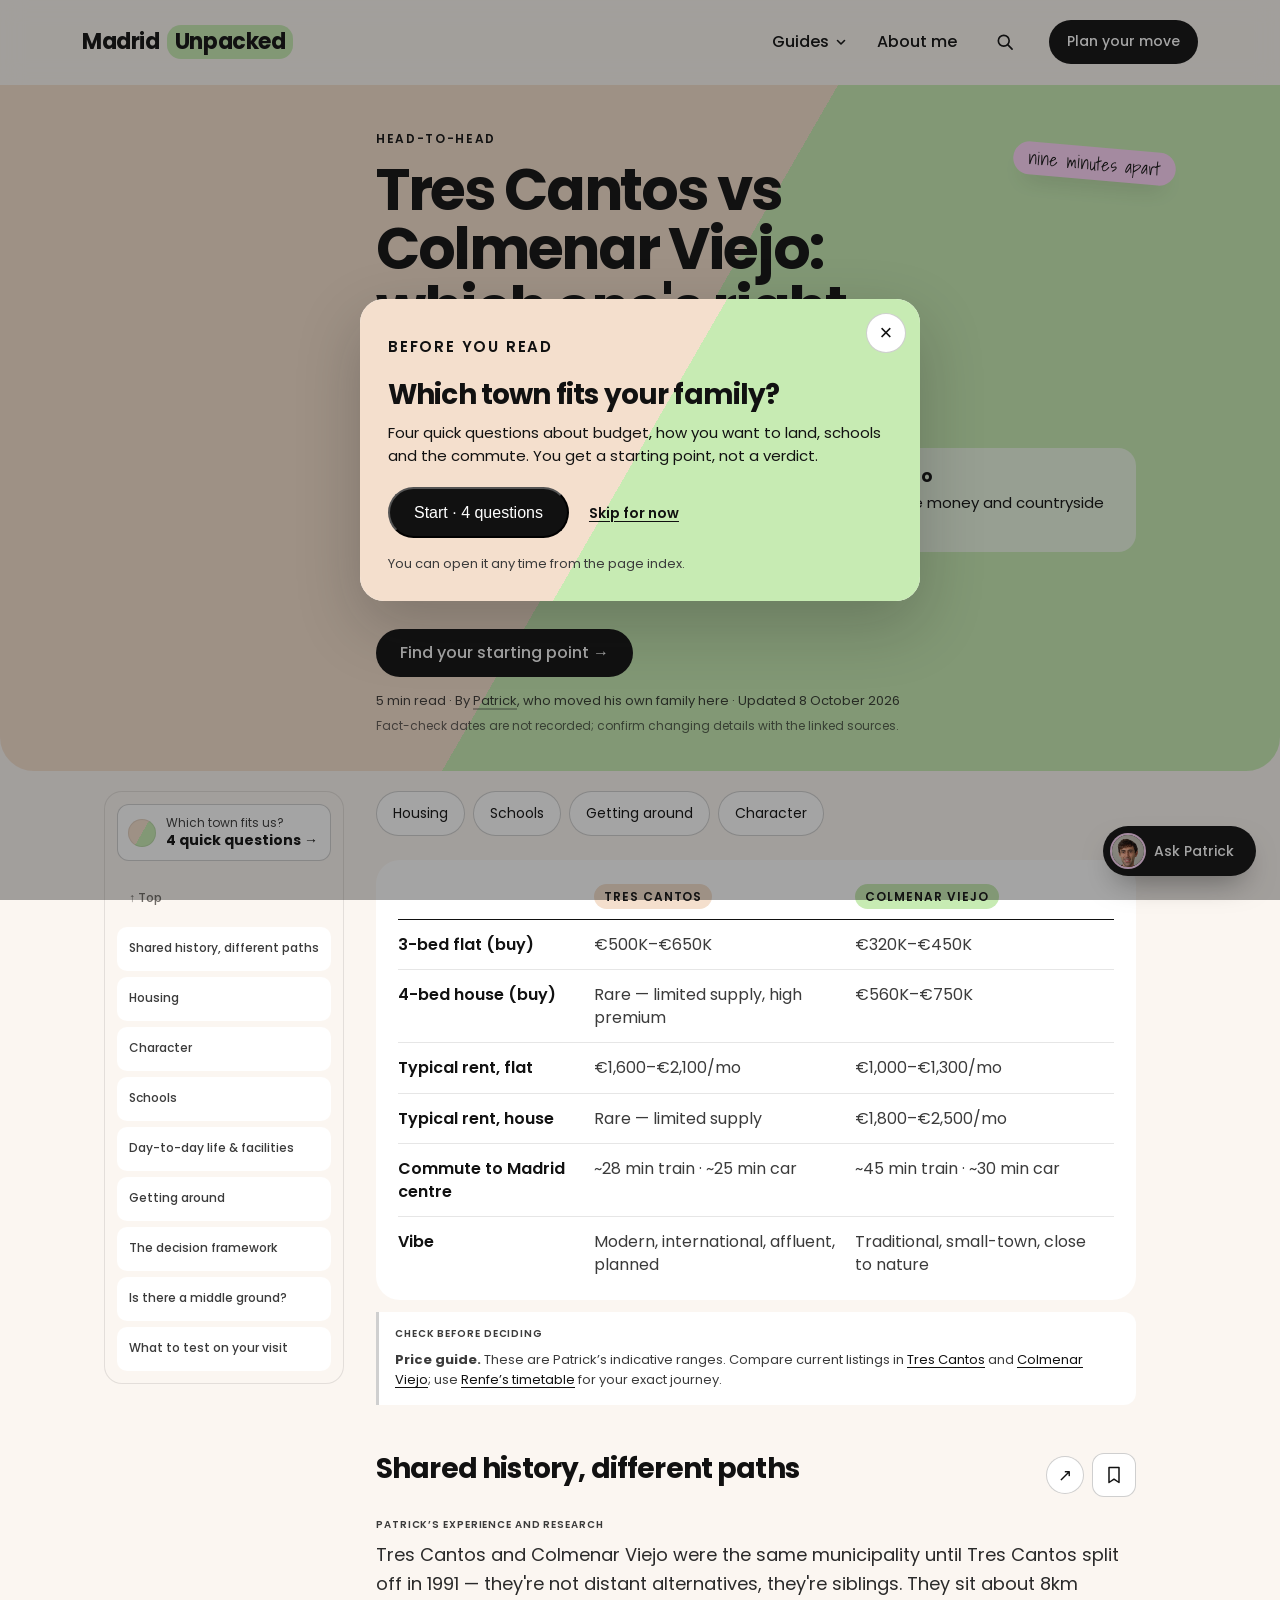
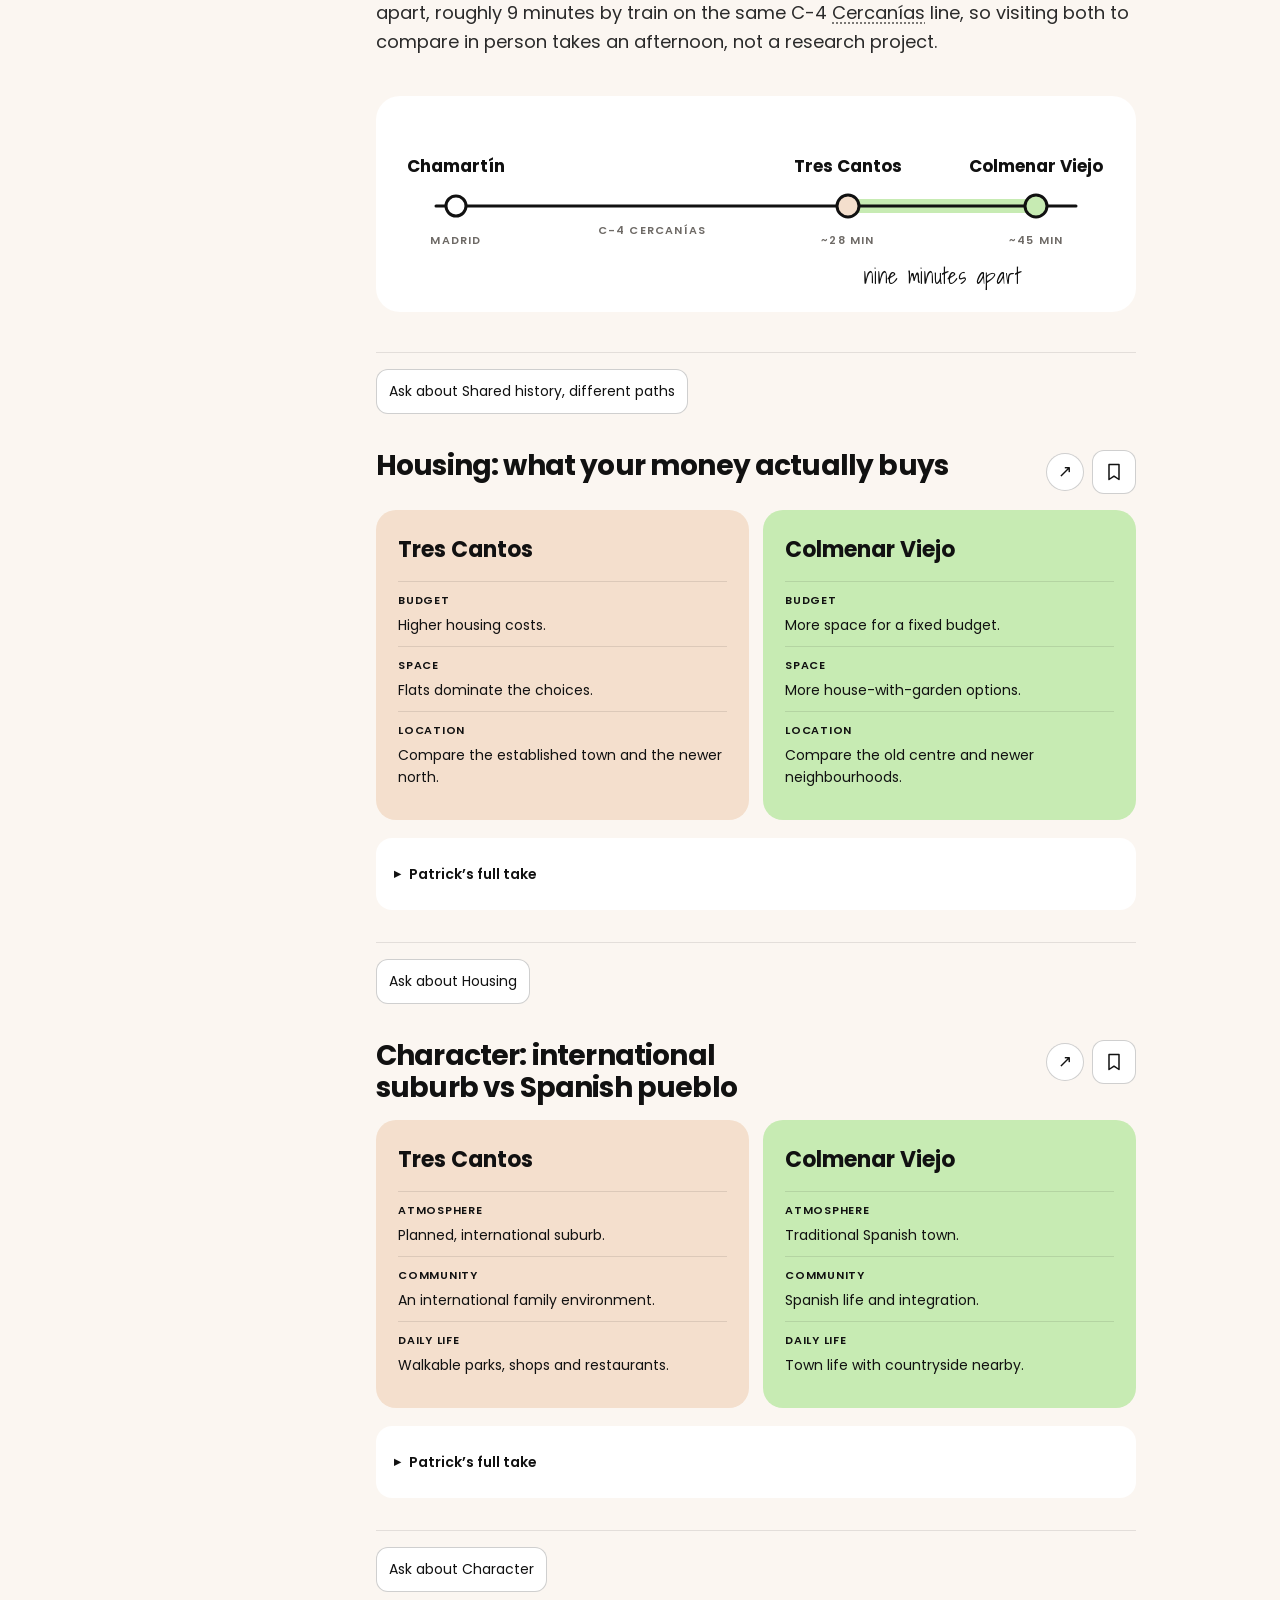
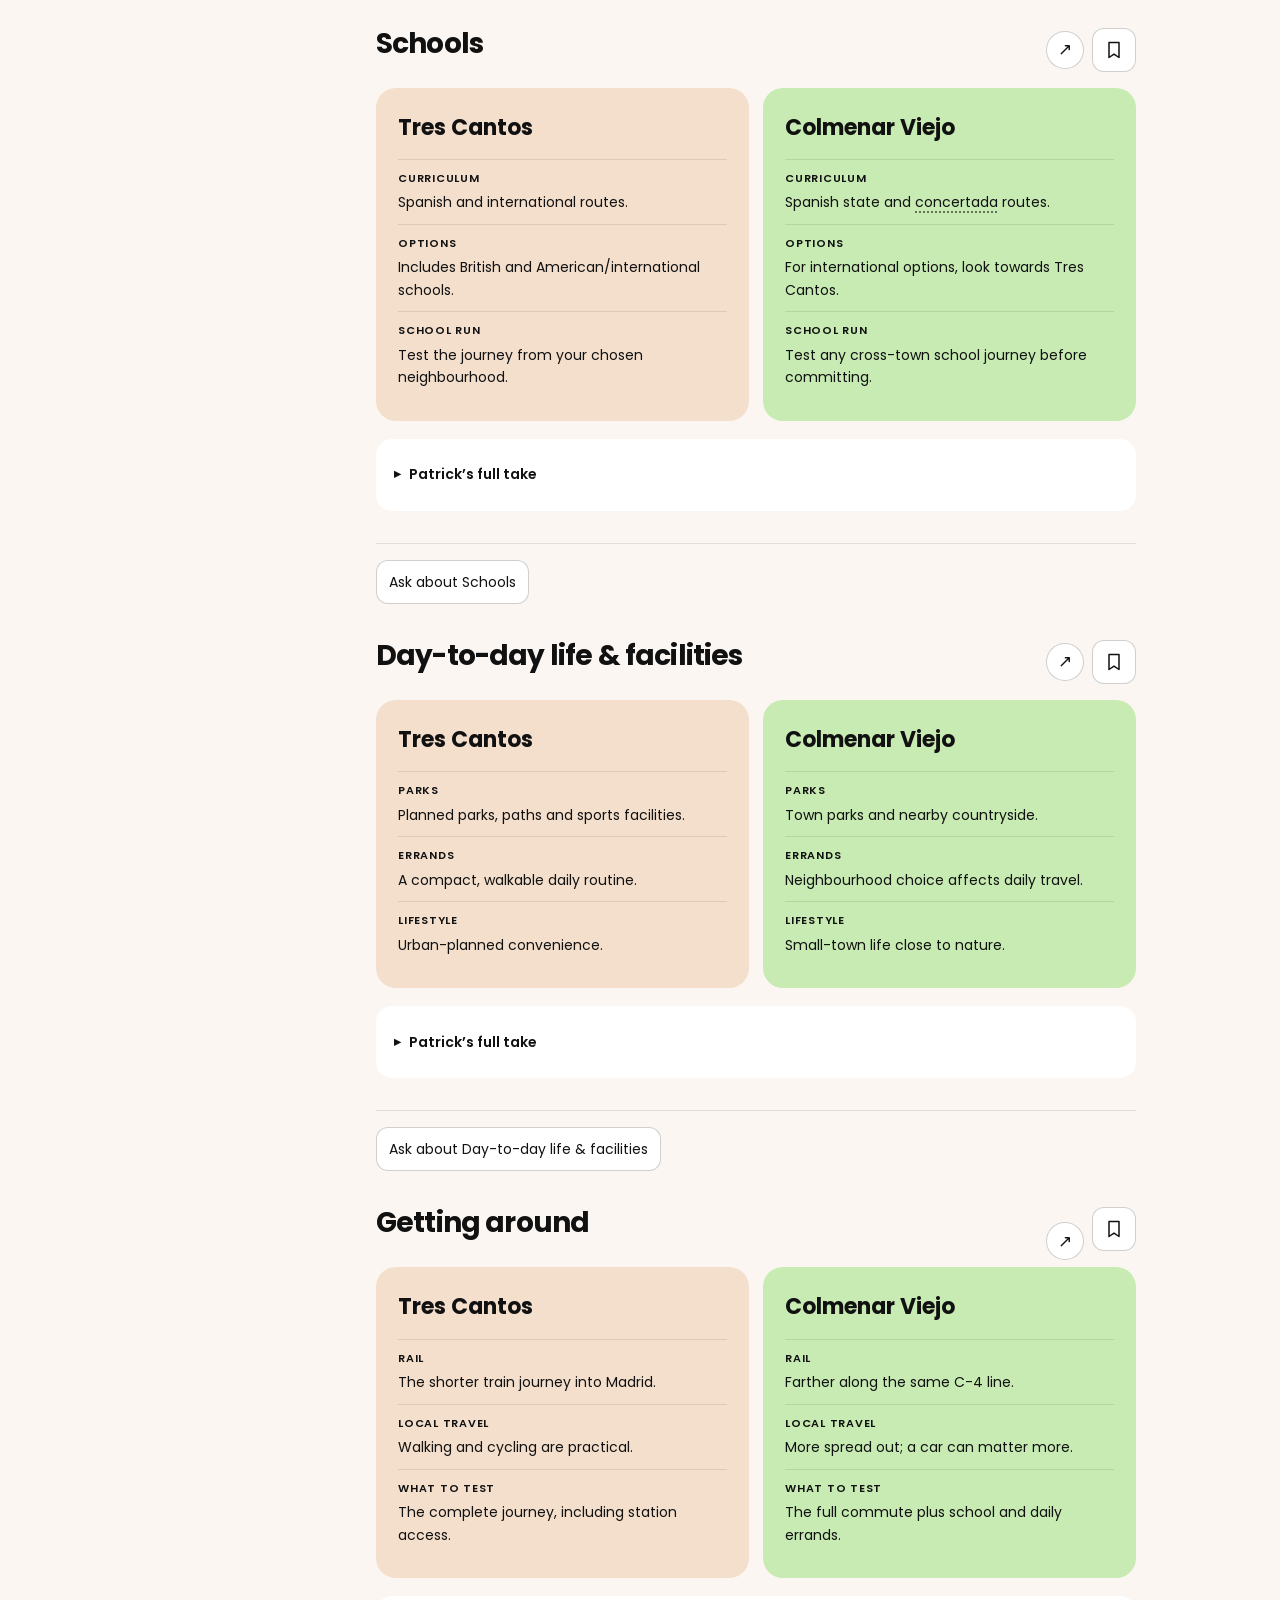
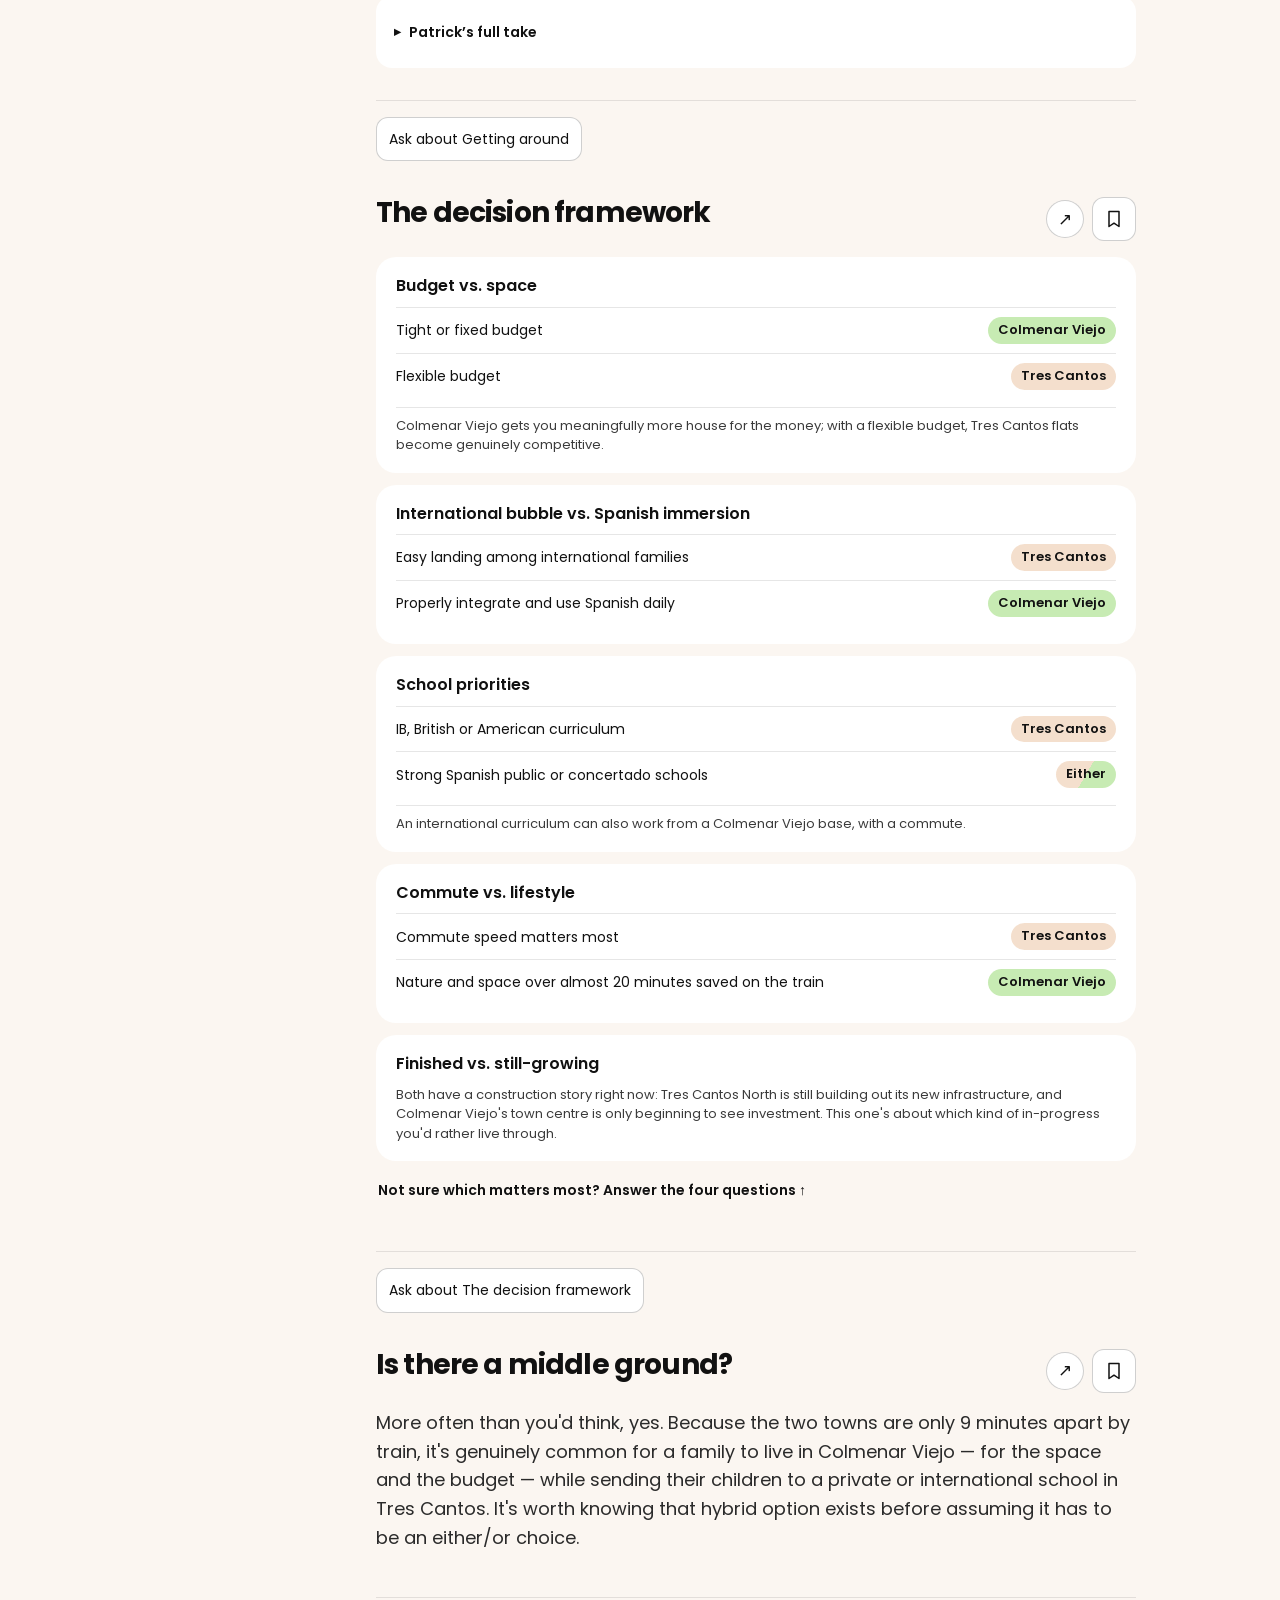
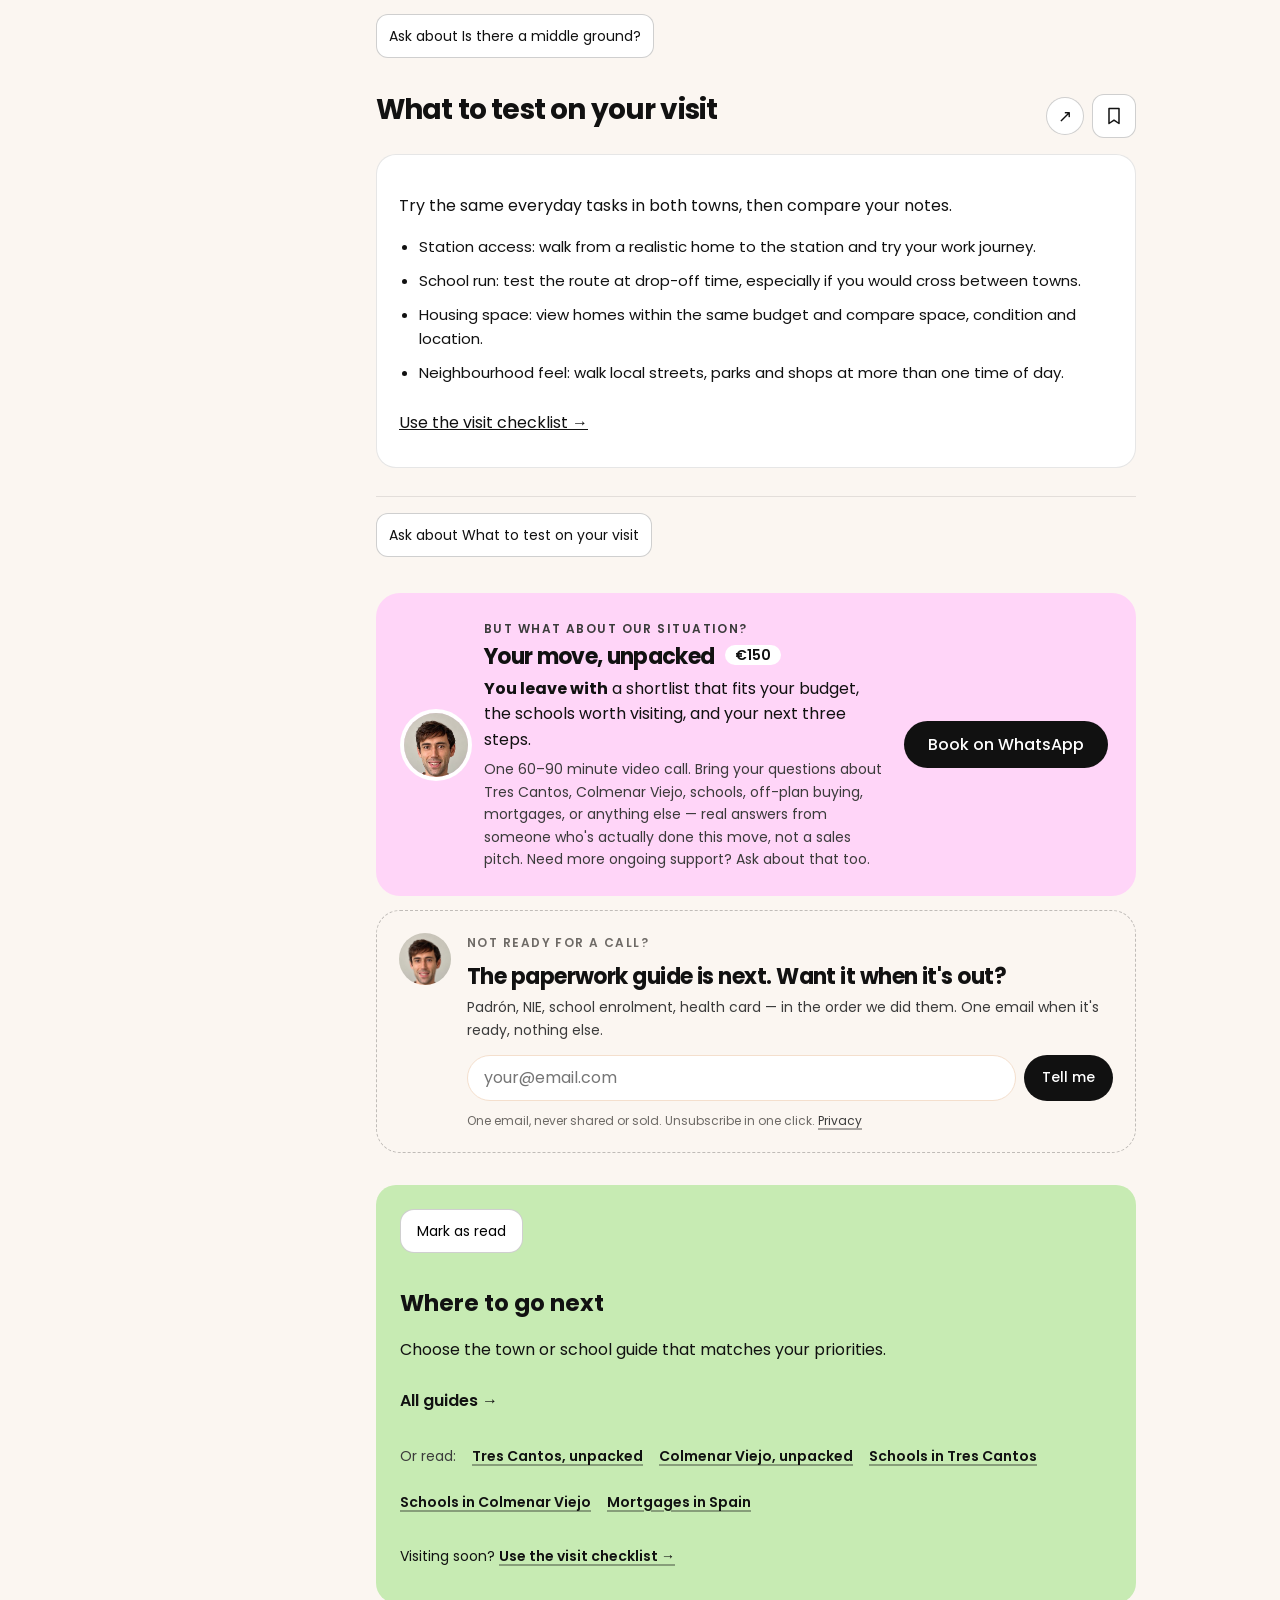
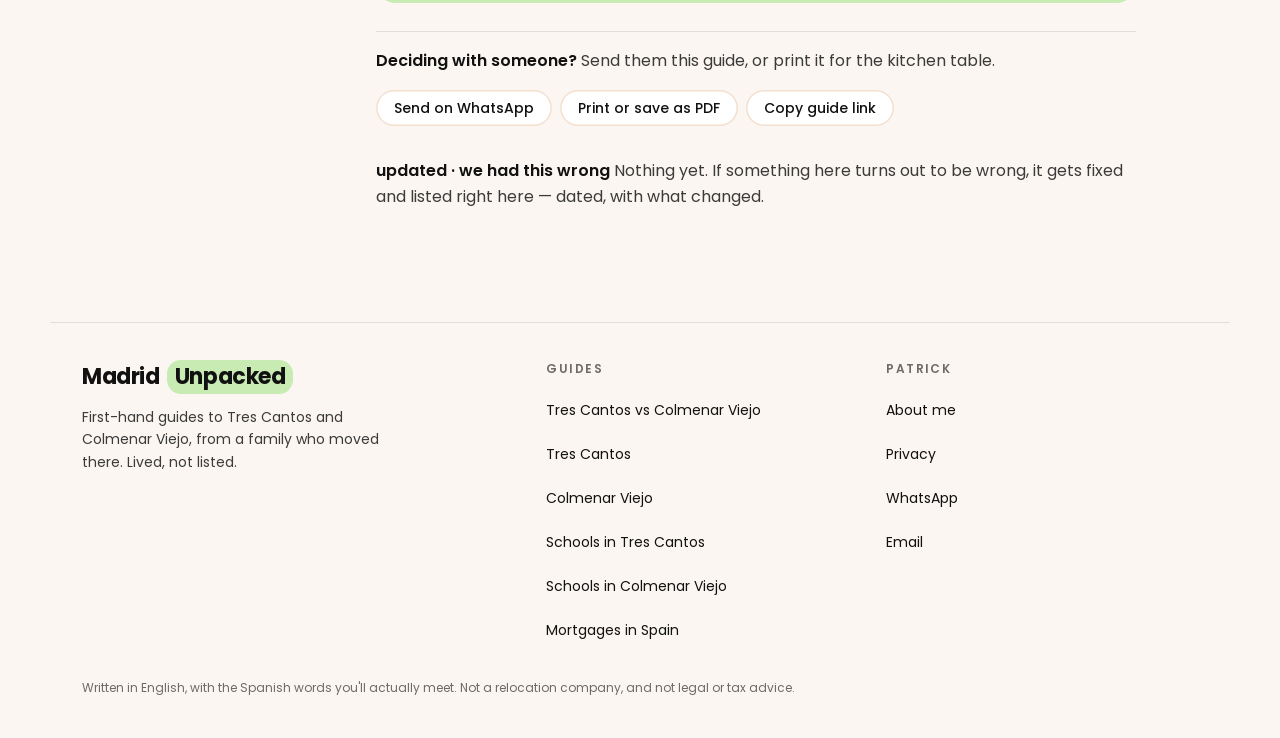
<file: test/compare.html>
<!DOCTYPE html>
<html lang="en"><head><meta charset="utf-8">
<meta name="viewport" content="width=device-width, initial-scale=1">
<meta name="theme-color" content="#FBF6F1">
<link rel="icon" type="image/svg+xml" href="data:image/svg+xml,%3Csvg%20xmlns='http://www.w3.org/2000/svg'%20viewBox='0%200%2064%2064'%3E%3Crect%20width='64'%20height='64'%20rx='16'%20fill='%23C7EBB3'/%3E%3Cpath%20d='M18%2018v16a14%2014%200%200%200%2028%200V18'%20fill='none'%20stroke='%23111'%20stroke-width='8'%20stroke-linecap='round'/%3E%3C/svg%3E">
<title>Tres Cantos vs Colmenar Viejo — Madrid Unpacked</title><meta name="description" content="Compare Tres Cantos and Colmenar Viejo for your family. Housing, schools, commuting, daily life and a four-question town picker."><link rel="canonical" href="https://madridunpacked.com/compare"><meta property="og:type" content="article"><meta property="og:site_name" content="Madrid Unpacked"><meta property="og:locale" content="en_GB"><meta property="og:title" content="Tres Cantos vs Colmenar Viejo — Madrid Unpacked"><meta property="og:description" content="Compare Tres Cantos and Colmenar Viejo for your family. Housing, schools, commuting, daily life and a four-question town picker."><meta property="og:url" content="https://madridunpacked.com/compare"><meta property="og:image" content="https://madridunpacked.com/assets/share-card.jpg"><meta property="og:image:width" content="1200"><meta property="og:image:height" content="630"><meta property="og:image:alt" content="Madrid Unpacked — first-hand guides to moving your family to Madrid Norte"><meta name="twitter:card" content="summary_large_image"><meta name="twitter:title" content="Tres Cantos vs Colmenar Viejo — Madrid Unpacked"><meta name="twitter:description" content="Compare Tres Cantos and Colmenar Viejo for your family. Housing, schools, commuting, daily life and a four-question town picker."><meta name="twitter:image" content="https://madridunpacked.com/assets/share-card.jpg"><link rel="stylesheet" href="./assets/site.css"><link rel="preload" href="./assets/poppins-400.woff2" as="font" type="font/woff2" crossorigin=""><link rel="preload" href="./assets/poppins-700.woff2" as="font" type="font/woff2" crossorigin=""><script src="./assets/analytics.js" defer></script><script src="./assets/site.js" defer></script></head><body data-static-page="compare" id="top" data-ga4-id="G-T36BG7CPYB"><a href="#main-content" class="skip-link">Skip to content</a><main class="page active" id="compare" data-screen-label="Head-to-Head">


<div style="font-family: 'Poppins', sans-serif; background: #FBF6F1; color: #111; line-height: 1.6; overflow-x: clip;">

  <!-- NAV -->
  <div class="navbar"><div class="nav">
    <a href="./home.html" class="wm">Madrid <i>Unpacked</i></a>
    <div class="nav-links">
      <div class="gm" data-gm><button type="button" class="gm-btn" aria-expanded="false" aria-controls="gm-compare">Guides<svg viewbox="0 0 12 12" aria-hidden="true"><path d="M2.5 4.5 6 8l3.5-3.5" fill="none" stroke="currentColor" stroke-width="1.6" stroke-linecap="round" stroke-linejoin="round"></path></svg></button><div class="gm-panel" id="gm-compare" hidden><a href="#top" class="gm-feature" aria-current="page" data-track="comparison_click" data-place="nav_menu"><span class="gm-feature-eb">Start here</span><b>Tres Cantos vs Colmenar Viejo</b><small>Nine minutes apart, side by side: housing, schools, the commute and everyday life.</small><span class="gm-feature-go">You’re here</span></a><div class="gm-col"><p class="gm-h">Towns</p><a href="./tres-cantos.html" class="gm-item"><i style="background:#F4DFCD"></i><span><b>Tres Cantos</b><small>The planned town: schools, commute, price</small></span></a><a href="./colmenar-viejo.html" class="gm-item"><i style="background:#C7EBB3"></i><span><b>Colmenar Viejo<em>we live here</em></b><small>The pueblo, more house for the money</small></span></a></div><div class="gm-col"><p class="gm-h">Schools</p><a href="./schools-tres-cantos.html" class="gm-item"><i style="background:#F4DFCD"></i><span><b>Schools in Tres Cantos</b><small>State, concertada and private</small></span></a><a href="./schools-colmenar-viejo.html" class="gm-item"><i style="background:#C7EBB3"></i><span><b>Schools in Colmenar Viejo<em>we live here</em></b><small>Seven schools, neighbourhood by neighbourhood</small></span></a></div><div class="gm-col"><p class="gm-h">Money</p><a href="./mortgages.html" class="gm-item"><i style="background:#fff"></i><span><b>Mortgages in Spain</b><small>What you need saved, and the traps</small></span></a></div><a href="./guides.html" class="gm-all">Browse all guides →</a><a href="./about.html" class="gm-all gm-about">About Patrick →</a></div></div>
      <a href="./about.html" class="nav-about">About me</a>
      <a class="b1 sm" href="#compare-call" data-track="offer_nav_click" aria-label="Plan your move: €150 call"><span class="nav-plan-full">Plan your move</span><span class="nav-plan-short">€150 call</span></a></div>
  <a href="#compare-call" class="app-call" data-track="offer_nav_click" data-place="mobile_header" aria-label="Plan your move with Patrick">Plan your move</a></div></div>

  <!-- HEADER -->
  <div class="gd-head " style="background: linear-gradient(120deg, #F4DFCD 0 50%, #C7EBB3 50%);" id="main-content" tabindex="-1">
    <div class="in">
      <span aria-hidden="true" class="hw hp abs" style="transform: rotate(5deg);">nine minutes apart</span>
      <p class="eb">Head-to-head</p>
      <h1>Tres Cantos vs Colmenar Viejo: which one's right for your family?</h1>
      <div class="short-answer"><p class="sa-lbl">The short answer</p><div class="sa-grid"><p class="sa tc"><b>Tres Cantos</b><span>School choice, an international feel and the shorter train journey.</span></p><p class="sa cv"><b>Colmenar Viejo</b><span>More space for the money and countryside on the doorstep.</span></p></div><a class="sa-both" href="#compare-is-there-a-middle-ground">Or both: live in Colmenar Viejo, school in Tres Cantos →</a></div>
      <a href="#town-picker" class="b1 picker-start">Find your starting point →</a>
      <p class="hero-meta">5 min read · By <a href="./about.html">Patrick</a>, who moved his own family here · Updated 8 October 2026</p>
      <p class="guide-update hero-note">Fact-check dates are not recorded; confirm changing details with the linked sources.</p></div>
  </div>
  <div class="pk-wrap"><form class="pk" data-picker novalidate id="town-picker"><p class="lbl">Which town fits us?</p><p class="pk-sub">Four questions from the decision framework below. A pointer, not a verdict.</p><p class="pk-progress" data-picker-progress aria-live="polite">0 of 4 answered</p><fieldset><legend>Your budget</legend><div class="pk-opts"><label><input type="radio" name="pk-budget" value="cv"><span>Tight or fixed</span></label><label><input type="radio" name="pk-budget" value="tc"><span>Flexible</span></label></div></fieldset><fieldset><legend>How do you want to land?</legend><div class="pk-opts"><label><input type="radio" name="pk-landing" value="tc"><span>Among international families</span></label><label><input type="radio" name="pk-landing" value="cv"><span>Properly integrate, Spanish every day</span></label></div></fieldset><fieldset><legend>School</legend><div class="pk-opts"><label><input type="radio" name="pk-school" value="intl"><span>Need IB, British or American</span></label><label><input type="radio" name="pk-school" value="either"><span>Happy with Spanish state or concertada</span></label></div></fieldset><fieldset><legend>What matters more?</legend><div class="pk-opts"><label><input type="radio" name="pk-commute" value="tc"><span>A faster commute</span></label><label><input type="radio" name="pk-commute" value="cv"><span>Nature and space</span></label></div></fieldset><div class="pk-out" aria-live="polite"><p class="pk-wait">Answer all four to see where to start.</p></div><div class="pk-edit" hidden=""><button type="button" class="text-button" data-picker-edit>Change your answers</button><button type="button" class="text-button" data-picker-reset>Start over</button></div></form></div>
  <div class="toc" data-toc><details class="toc-mobile"><summary>Contents <span data-current-chapter>Choose a section</span></summary><nav class="toc-chapters" aria-label="Guide chapters"><a href="#top" class="top">↑ Top</a><a href="#compare-shared-history-different-paths">Shared history, different paths</a><a href="#compare-housing-what-your-money-actually-buys">Housing</a><a href="#compare-character-international-suburb-vs-spanish-pueblo">Character</a><a href="#compare-schools">Schools</a><a href="#compare-day-to-day-life-and-facilities">Day-to-day life &amp; facilities</a><a href="#compare-getting-around">Getting around</a><a href="#compare-the-decision-framework">The decision framework</a><a href="#compare-is-there-a-middle-ground">Is there a middle ground?</a><a href="#compare-what-to-test-on-your-visit">What to test on your visit</a></nav></details><div class="toc-in"><a href="#top" class="top">↑ Top</a><a href="#compare-shared-history-different-paths">Shared history, different paths</a><a href="#compare-housing-what-your-money-actually-buys">Housing</a><a href="#compare-character-international-suburb-vs-spanish-pueblo">Character</a><a href="#compare-schools">Schools</a><a href="#compare-day-to-day-life-and-facilities">Day-to-day life &amp; facilities</a><a href="#compare-getting-around">Getting around</a><a href="#compare-the-decision-framework">The decision framework</a><a href="#compare-is-there-a-middle-ground">Is there a middle ground?</a><a href="#compare-what-to-test-on-your-visit">What to test on your visit</a></div></div>

  <!-- QUICK COMPARISON TABLE -->
  <div style="max-width: 800px; margin: 0 auto 48px; padding: 0 clamp(16px,5vw,32px);">
    <div class="tbl towns-tbl">
      <table>
        <thead>
          <tr>
            <th scope="col"></th>
            <th scope="col"><span class="tc">Tres Cantos</span></th>
            <th scope="col"><span class="cv">Colmenar Viejo</span></th>
          </tr>
        </thead>
        <tbody>
          <tr>
            <td>3-bed flat (buy)</td>
            <td data-l="Tres Cantos">€500K–€650K</td>
            <td data-l="Colmenar Viejo">€320K–€450K</td>
          </tr>
          <tr>
            <td>4-bed house (buy)</td>
            <td data-l="Tres Cantos">Rare — limited supply, high premium</td>
            <td data-l="Colmenar Viejo">€560K–€750K</td>
          </tr>
          <tr>
            <td>Typical rent, flat</td>
            <td data-l="Tres Cantos">€1,600–€2,100/mo</td>
            <td data-l="Colmenar Viejo">€1,000–€1,300/mo</td>
          </tr>
          <tr>
            <td>Typical rent, house</td>
            <td data-l="Tres Cantos">Rare — limited supply</td>
            <td data-l="Colmenar Viejo">€1,800–€2,500/mo</td>
          </tr>
          <tr>
            <td>Commute to Madrid centre</td>
            <td data-l="Tres Cantos">~28 min train · ~25 min car</td>
            <td data-l="Colmenar Viejo">~45 min train · ~30 min car</td>
          </tr>
          <tr>
            <td>Vibe</td>
            <td data-l="Tres Cantos">Modern, international, affluent, planned</td>
            <td data-l="Colmenar Viejo">Traditional, small-town, close to nature</td>
          </tr>
        </tbody>
      </table></div>
  <p class="source-note"><span class="content-label">Check before deciding</span><b>Price guide.</b> These are Patrick’s indicative ranges. Compare current listings in <a href="https://www.idealista.com/venta-viviendas/tres-cantos-madrid/">Tres Cantos</a> and <a href="https://www.idealista.com/venta-viviendas/colmenar-viejo-madrid/">Colmenar Viejo</a>; use <a href="https://horarioscercanias.renfe.com/">Renfe’s timetable</a> for your exact journey.</p></div>

  <!-- ARTICLE BODY -->
  <div style="max-width: 800px; margin: 0 auto; padding: 0 clamp(16px,5vw,32px) 40px;">

    <h2 style="font-family: 'Poppins', sans-serif; font-size: 28px; font-weight: 700; letter-spacing: -0.03em; line-height: 1.15; color: #111; margin: 0 0 16px;" id="compare-shared-history-different-paths">Shared history, different paths</h2>
    <p class="content-label experience-label">Patrick’s experience and research</p><p style="font-size: 18px; color: #2A2A2A; margin: 0 0 40px;">Tres Cantos and Colmenar Viejo were the same municipality until Tres Cantos split off in 1991 — they're not distant alternatives, they're siblings. They sit about 8km apart, roughly 9 minutes by train on the same C-4 Cercanías line, so visiting both to compare in person takes an afternoon, not a research project.</p>

    <figure class="c4" aria-label="The C-4 Cercanías line: Chamartín, then Tres Cantos at about 28 minutes, then Colmenar Viejo at about 45 minutes. The stretch between the two towns is highlighted.">
      <svg class="c4-lg" viewbox="0 0 720 190" role="img" aria-hidden="true">
        <line x1="40" y1="92" x2="680" y2="92" stroke="#111" stroke-width="3" stroke-linecap="round"></line>
        <line x1="452" y1="92" x2="640" y2="92" stroke="#C7EBB3" stroke-width="14" stroke-linecap="round"></line>
        <line x1="452" y1="92" x2="640" y2="92" stroke="#111" stroke-width="3" stroke-linecap="round"></line>
        <circle cx="60" cy="92" r="10" fill="#fff" stroke="#111" stroke-width="3"></circle>
        <circle cx="452" cy="92" r="11" fill="#F4DFCD" stroke="#111" stroke-width="3"></circle>
        <circle cx="640" cy="92" r="11" fill="#C7EBB3" stroke="#111" stroke-width="3"></circle>
        <g font-family="Poppins, sans-serif" font-size="17" font-weight="700" fill="#111" text-anchor="middle">
          <text x="60" y="58">Chamartín</text><text x="452" y="58">Tres Cantos</text><text x="640" y="58">Colmenar Viejo</text>
        </g>
        <g font-family="Poppins, sans-serif" font-size="11" font-weight="600" fill="#6E6A66" text-anchor="middle" letter-spacing="1.2">
          <text x="60" y="130">MADRID</text><text x="452" y="130">~28 MIN</text><text x="640" y="130">~45 MIN</text><text x="256" y="120">C-4 CERCANÍAS</text>
        </g>
        <text x="546" y="170" font-family="Shadows Into Light, cursive" font-size="22" fill="#111" text-anchor="middle">nine minutes apart</text>
      </svg>
      <svg class="c4-sm" viewbox="0 0 400 200" role="img" aria-hidden="true">
        <line x1="22" y1="96" x2="384" y2="96" stroke="#111" stroke-width="3" stroke-linecap="round"></line>
        <line x1="230" y1="96" x2="352" y2="96" stroke="#C7EBB3" stroke-width="14" stroke-linecap="round"></line>
        <line x1="230" y1="96" x2="352" y2="96" stroke="#111" stroke-width="3" stroke-linecap="round"></line>
        <circle cx="36" cy="96" r="9" fill="#fff" stroke="#111" stroke-width="3"></circle>
        <circle cx="230" cy="96" r="10" fill="#F4DFCD" stroke="#111" stroke-width="3"></circle>
        <circle cx="352" cy="96" r="10" fill="#C7EBB3" stroke="#111" stroke-width="3"></circle>
        <g font-family="Poppins, sans-serif" font-size="15" font-weight="700" fill="#111">
          <text x="22" y="64">Chamartín</text><text x="230" y="44" text-anchor="middle">Tres</text><text x="230" y="62" text-anchor="middle">Cantos</text><text x="352" y="44" text-anchor="middle">Colmenar</text><text x="352" y="62" text-anchor="middle">Viejo</text>
        </g>
        <g font-family="Poppins, sans-serif" font-size="11" font-weight="600" fill="#6E6A66" text-anchor="middle" letter-spacing="1">
          <text x="36" y="132">MADRID</text><text x="230" y="132">~28 MIN</text><text x="352" y="132">~45 MIN</text>
        </g>
        <text x="291" y="176" font-family="Shadows Into Light, cursive" font-size="21" fill="#111" text-anchor="middle">nine minutes apart</text>
      </svg>
    </figure>

    <h2 style="font-family: 'Poppins', sans-serif; font-size: 28px; font-weight: 700; letter-spacing: -0.03em; line-height: 1.15; color: #111; margin: 0 0 16px;" id="compare-housing-what-your-money-actually-buys">Housing: what your money actually buys</h2>
    <div class="comparison-pair" aria-label="Housing: what your money actually buys — town comparison"><section class="comparison-town tc"><h3>Tres Cantos</h3><dl><div><dt>Budget</dt><dd>Higher housing costs.</dd></div><div><dt>Space</dt><dd>Flats dominate the choices.</dd></div><div><dt>Location</dt><dd>Compare the established town and the newer north.</dd></div></dl></section><section class="comparison-town cv"><h3>Colmenar Viejo</h3><dl><div><dt>Budget</dt><dd>More space for a fixed budget.</dd></div><div><dt>Space</dt><dd>More house-with-garden options.</dd></div><div><dt>Location</dt><dd>Compare the old centre and newer neighbourhoods.</dd></div></dl></section></div><details class="comparison-detail"><summary>Patrick’s full take</summary><p style="font-size: 18px; color: #2A2A2A; margin: 0 0 24px;">This is where the decision usually starts, and the numbers tell a clear story.</p>
    <div style="background: #fff; border-radius: 24px; padding: 28px 30px; margin-bottom: 24px;">
      <p style="font-family: 'Poppins', sans-serif; letter-spacing: -0.03em; font-size: 22px; font-weight: 700; color: #111; margin: 0; line-height: 1.4;">A 3-bedroom flat in Tres Cantos will cost you more than — or about the same as — a new-build house with a garden in Colmenar Viejo.</p>
    </div>
    <p style="font-size: 18px; color: #2A2A2A; margin: 0 0 40px;">That single comparison is often the real decision, dressed up as a dozen smaller ones. If your budget is fixed and space matters more than location prestige, Colmenar Viejo stretches further. If you'd rather have less space in a more polished, planned environment, Tres Cantos is worth the premium — but go in knowing it is a premium.</p>
    <div class="hw-row" aria-hidden="true"><span class="hw hp" style="transform: rotate(2deg);">often the real decision</span></div>

    </details><h2 style="font-family: 'Poppins', sans-serif; font-size: 28px; font-weight: 700; letter-spacing: -0.03em; line-height: 1.15; color: #111; margin: 0 0 16px;" id="compare-character-international-suburb-vs-spanish-pueblo">Character: international suburb vs Spanish pueblo</h2>
    <div class="comparison-pair" aria-label="Character: international suburb vs Spanish pueblo — town comparison"><section class="comparison-town tc"><h3>Tres Cantos</h3><dl><div><dt>Atmosphere</dt><dd>Planned, international suburb.</dd></div><div><dt>Community</dt><dd>An international family environment.</dd></div><div><dt>Daily life</dt><dd>Walkable parks, shops and restaurants.</dd></div></dl></section><section class="comparison-town cv"><h3>Colmenar Viejo</h3><dl><div><dt>Atmosphere</dt><dd>Traditional Spanish town.</dd></div><div><dt>Community</dt><dd>Spanish life and integration.</dd></div><div><dt>Daily life</dt><dd>Town life with countryside nearby.</dd></div></dl></section></div><details class="comparison-detail"><summary>Patrick’s full take</summary><div style="display: grid; grid-template-columns: repeat(auto-fit, minmax(260px, 1fr)); gap: 24px; margin-bottom: 24px;">
      <div style="background: #F4DFCD; border-radius: 24px; padding: 26px;">
        <h3 style="font-family: 'Poppins', sans-serif; letter-spacing: -0.03em; font-size: 22px; font-weight: 700; color: #111; margin: 0 0 12px;">Tres Cantos</h3>
        <p style="font-size: 16px; color: #3B3B3B; margin: 0;">Feels like a planned, affluent, international suburb — young families, an easy walk to bars and restaurants wherever you live, and one of the highest average household incomes in Spain.</p>
      </div>
      <div style="background: #C7EBB3; border-radius: 24px; padding: 26px;">
        <h3 style="font-family: 'Poppins', sans-serif; letter-spacing: -0.03em; font-size: 22px; font-weight: 700; color: #111; margin: 0 0 12px;">Colmenar Viejo</h3>
        <p style="font-size: 16px; color: #3B3B3B; margin: 0;">Feels like a real Spanish pueblo that's growing fast around the edges — rougher at first impression, a genuine grower, and a town where speaking Spanish day-to-day isn't optional.</p>
      </div>
    </div>
    <p style="font-size: 18px; color: #2A2A2A; margin: 0 0 40px;">Neither is "better" — they're built for different answers to the same question: do you want to live inside an international bubble, or do you want to properly integrate into Spanish life?</p>

    </details><h2 style="font-family: 'Poppins', sans-serif; font-size: 28px; font-weight: 700; letter-spacing: -0.03em; line-height: 1.15; color: #111; margin: 0 0 16px;" id="compare-schools">Schools</h2>
    <div class="comparison-pair" aria-label="Schools — town comparison"><section class="comparison-town tc"><h3>Tres Cantos</h3><dl><div><dt>Curriculum</dt><dd>Spanish and international routes.</dd></div><div><dt>Options</dt><dd>Includes British and American/international schools.</dd></div><div><dt>School run</dt><dd>Test the journey from your chosen neighbourhood.</dd></div></dl></section><section class="comparison-town cv"><h3>Colmenar Viejo</h3><dl><div><dt>Curriculum</dt><dd>Spanish state and concertada routes.</dd></div><div><dt>Options</dt><dd>For international options, look towards Tres Cantos.</dd></div><div><dt>School run</dt><dd>Test any cross-town school journey before committing.</dd></div></dl></section></div><details class="comparison-detail"><summary>Patrick’s full take</summary><div style="display: flex; align-items: flex-start; gap: 12px; background: #fff; border-radius: 24px; padding: 16px 20px; margin-bottom: 20px;">
      <span style="flex-shrink: 0; width: 26px; height: 26px; border-radius: 50%; background: #fff; box-shadow: inset 0 0 0 1.5px #111; display: flex; align-items: center; justify-content: center; font-size: 14px; font-weight: 700; color: #111; margin-top: 1px;">!</span>
      <p style="font-size: 14px; color: #3B3B3B; margin: 0; font-weight: 500;">Key differentiator: Tres Cantos has private/international school options; Colmenar Viejo does not.</p>
    </div>
    <p style="font-size: 18px; color: #2A2A2A; margin: 0 0 20px;">Tres Cantos offers the full range — strong public schools (including <strong style="color: #111;">Colegio Aldebarán</strong>), a well-regarded concertado option in <strong style="color: #111;">Humanitas</strong>, and two private international schools: <strong style="color: #111;">King's College Soto de Viñuelas</strong> (British curriculum) and <strong style="color: #111;">Casvi International American School</strong> (American curriculum, IB from age 3).</p>
    <p style="font-size: 18px; color: #2A2A2A; margin: 0 0 40px;">Colmenar Viejo's schools are also genuinely good — <strong style="color: #111;">Antonio Machado</strong>, <strong style="color: #111;">Fuentesanta</strong>, <strong style="color: #111;">Ángel León</strong> and others among the state schools, plus concertado options in <strong style="color: #111;">Zurbarán</strong> and <strong style="color: #111;">Peñalvento</strong> — but there's no dedicated private or international school in the town itself. Families who want an IB, British, or American curriculum specifically will need to look at commuting into Tres Cantos, which — thanks to that 9-minute train link — some Colmenar families do.</p>

    </details><h2 style="font-family: 'Poppins', sans-serif; font-size: 28px; font-weight: 700; letter-spacing: -0.03em; line-height: 1.15; color: #111; margin: 0 0 16px;" id="compare-day-to-day-life-and-facilities">Day-to-day life &amp; facilities</h2>
    <div class="comparison-pair" aria-label="Day-to-day life &amp; facilities — town comparison"><section class="comparison-town tc"><h3>Tres Cantos</h3><dl><div><dt>Parks</dt><dd>Planned parks, paths and sports facilities.</dd></div><div><dt>Errands</dt><dd>A compact, walkable daily routine.</dd></div><div><dt>Lifestyle</dt><dd>Urban-planned convenience.</dd></div></dl></section><section class="comparison-town cv"><h3>Colmenar Viejo</h3><dl><div><dt>Parks</dt><dd>Town parks and nearby countryside.</dd></div><div><dt>Errands</dt><dd>Neighbourhood choice affects daily travel.</dd></div><div><dt>Lifestyle</dt><dd>Small-town life close to nature.</dd></div></dl></section></div><details class="comparison-detail"><summary>Patrick’s full take</summary><div style="display: grid; grid-template-columns: repeat(auto-fit, minmax(260px, 1fr)); gap: 24px; margin-bottom: 40px;">
      <div style="background: #F4DFCD; border-radius: 24px; padding: 26px;">
        <h3 style="font-family: 'Poppins', sans-serif; letter-spacing: -0.03em; font-size: 22px; font-weight: 700; color: #111; margin: 0 0 12px;">Tres Cantos</h3>
        <p style="font-size: 16px; color: #3B3B3B; margin: 0;">Leans urban-planned: parks, bike lanes, a shopping centre with a cinema, brand-new tennis courts, everything walkable. "Everything nearby."</p>
      </div>
      <div style="background: #C7EBB3; border-radius: 24px; padding: 26px;">
        <h3 style="font-family: 'Poppins', sans-serif; letter-spacing: -0.03em; font-size: 22px; font-weight: 700; color: #111; margin: 0 0 12px;">Colmenar Viejo</h3>
        <p style="font-size: 16px; color: #3B3B3B; margin: 0;">Leans small-town-meets-nature: a lively weekend square at Los Arcos, a proper local market, and genuinely stunning hiking on the edge of town. "Everything nearby, plus real countryside."</p>
      </div>
    </div>

    </details><h2 style="font-family: 'Poppins', sans-serif; font-size: 28px; font-weight: 700; letter-spacing: -0.03em; line-height: 1.15; color: #111; margin: 0 0 16px;" id="compare-getting-around">Getting around</h2>
    <div class="comparison-pair" aria-label="Getting around — town comparison"><section class="comparison-town tc"><h3>Tres Cantos</h3><dl><div><dt>Rail</dt><dd>The shorter train journey into Madrid.</dd></div><div><dt>Local travel</dt><dd>Walking and cycling are practical.</dd></div><div><dt>What to test</dt><dd>The complete journey, including station access.</dd></div></dl></section><section class="comparison-town cv"><h3>Colmenar Viejo</h3><dl><div><dt>Rail</dt><dd>Farther along the same C-4 line.</dd></div><div><dt>Local travel</dt><dd>More spread out; a car can matter more.</dd></div><div><dt>What to test</dt><dd>The full commute plus school and daily errands.</dd></div></dl></section></div><details class="comparison-detail"><summary>Patrick’s full take</summary><p style="font-size: 18px; color: #2A2A2A; margin: 0 0 40px;">Both towns sit on the same C-4 Cercanías line into Madrid (Chamartín to Atocha), but Tres Cantos is notably faster and more convenient — about 28 minutes versus Colmenar Viejo's 45. Colmenar Viejo is also more spread out as a town, so you'll lean on a car more often day-to-day, while Tres Cantos is built to be walked and cycled.</p>

    </details><h2 style="font-family: 'Poppins', sans-serif; font-size: 28px; font-weight: 700; letter-spacing: -0.03em; line-height: 1.15; color: #111; margin: 0 0 16px;" id="compare-the-decision-framework">The decision framework</h2>
    <div class="fw-list"><div class="fw-item"><h3>Budget vs. space</h3><ul><li><span>Tight or fixed budget</span><b class="fw-pill cv">Colmenar Viejo</b></li><li><span>Flexible budget</span><b class="fw-pill tc">Tres Cantos</b></li></ul><p class="fw-note">Colmenar Viejo gets you meaningfully more house for the money; with a flexible budget, Tres Cantos flats become genuinely competitive.</p></div><div class="fw-item"><h3>International bubble vs. Spanish immersion</h3><ul><li><span>Easy landing among international families</span><b class="fw-pill tc">Tres Cantos</b></li><li><span>Properly integrate and use Spanish daily</span><b class="fw-pill cv">Colmenar Viejo</b></li></ul></div><div class="fw-item"><h3>School priorities</h3><ul><li><span>IB, British or American curriculum</span><b class="fw-pill tc">Tres Cantos</b></li><li><span>Strong Spanish public or concertado schools</span><b class="fw-pill either">Either</b></li></ul><p class="fw-note">An international curriculum can also work from a Colmenar Viejo base, with a commute.</p></div><div class="fw-item"><h3>Commute vs. lifestyle</h3><ul><li><span>Commute speed matters most</span><b class="fw-pill tc">Tres Cantos</b></li><li><span>Nature and space over almost 20 minutes saved on the train</span><b class="fw-pill cv">Colmenar Viejo</b></li></ul></div><div class="fw-item"><h3>Finished vs. still-growing</h3><p class="fw-note">Both have a construction story right now: Tres Cantos North is still building out its new infrastructure, and Colmenar Viejo's town centre is only beginning to see investment. This one's about which kind of in-progress you'd rather live through.</p></div><a class="fw-picker" href="#town-picker">Not sure which matters most? Answer the four questions ↑</a></div>

    <h2 style="font-family: 'Poppins', sans-serif; font-size: 28px; font-weight: 700; letter-spacing: -0.03em; line-height: 1.15; color: #111; margin: 0 0 16px;" id="compare-is-there-a-middle-ground">Is there a middle ground?</h2>
    <p style="font-size: 18px; color: #2A2A2A; margin: 0 0 44px;">More often than you'd think, yes. Because the two towns are only 9 minutes apart by train, it's genuinely common for a family to live in Colmenar Viejo — for the space and the budget — while sending their children to a private or international school in Tres Cantos. It's worth knowing that hybrid option exists before assuming it has to be an either/or choice.</p>

    <h2 style="font-family: 'Poppins', sans-serif; font-size: 28px; font-weight: 700; letter-spacing: -0.03em; line-height: 1.15; color: #111; margin: 0 0 16px;" id="compare-what-to-test-on-your-visit">What to test on your visit</h2><div class="visit-takeaway"><p>Try the same everyday tasks in both towns, then compare your notes.</p><ul><li>Station access: walk from a realistic home to the station and try your work journey.</li><li>School run: test the route at drop-off time, especially if you would cross between towns.</li><li>Housing space: view homes within the same budget and compare space, condition and location.</li><li>Neighbourhood feel: walk local streets, parks and shops at more than one time of day.</li></ul><a href="./guides.html#visit-checklist">Use the visit checklist →</a></div><div class="share">
      <p><b>Deciding with someone?</b> Send them this guide, or print it for the kitchen table.</p>
      <div class="share-btns"><a href="./home.html" class="b2 sm share-wa" data-share data-track="share_click">Send on WhatsApp</a><button type="button" class="b2 sm" data-print data-track="print">Print or save as PDF</button><button type="button" class="b2 sm" data-copy-guide>Copy guide link</button></div>
    <div class="copy-feedback"><p data-copy-status role="status"></p><label class="copy-fallback" hidden>Copy this link<input type="text" readonly aria-label="Guide link to copy"></label></div></div>
    <div class="gd-end">
    <div class="gd-call" id="compare-call" data-offer="">
      <i class="av" role="img" aria-label="Patrick"></i>
      <div>
        <p class="eb">But what about our situation?</p>
        <h3>Your move, unpacked <span class="price">€150</span></h3>
        <p class="call-out"><b>You leave with</b> a shortlist that fits your budget, the schools worth visiting, and your next three steps.</p>
        <p>One 60–90 minute video call. Bring your questions about Tres Cantos, Colmenar Viejo, schools, off-plan buying, mortgages, or anything else — real answers from someone who's actually done this move, not a sales pitch. Need more ongoing support? Ask about that too.</p>
      </div>
      <a href="https://wa.me/34615191390?text=Hi%20Patrick%2C%20I%27d%20like%20to%20book%20the%20%E2%80%9CYour%20move%2C%20unpacked%E2%80%9D%20call%20%2860%E2%80%9390%20min%2C%20%E2%82%AC150%29.%20I%27m%20reading%20%E2%80%9CTres%20Cantos%20vs%20Colmenar%20Viejo%3A%20which%20one%27s%20right%20for%20your%20family%3F%E2%80%9D.%20We%27re%20looking%20at%20" data-track="booking_click" class="b1" style="white-space: nowrap;" data-place="guide_offer">Book on WhatsApp</a>
    </div>
    <form class="signup" novalidate>
      <i class="av-sm" role="img" aria-label="Patrick" style='background-image: url("./assets/patrick-avatar.jpg");'></i>
      <div class="signup-body">
        <p class="lbl">Not ready for a call?</p>
        <h3>The paperwork guide is next. Want it when it's out?</h3>
        <p class="sub">Padrón, NIE, school enrolment, health card — in the order we did them. One email when it's ready, nothing else.</p>
        <div class="signup-row">
          <label class="sr" for="em-compare">Your email</label>
          <input id="em-compare" type="email" inputmode="email" autocomplete="email" placeholder="your@email.com" required>
          <button type="submit" class="b1 sm">Tell me</button>
        </div>
        <p class="signup-msg" aria-live="polite"></p>
        <p class="signup-priv">One email, never shared or sold. Unsubscribe in one click. <a href="./privacy.html">Privacy</a></p>
      </div>
    </form>
    </div>
    <nav class="rn-line" aria-label="Read next"><p class="lbl">Read next</p><div class="rn-main"><a href="./tres-cantos.html" data-track="readnext_click"><b>Tres Cantos, unpacked.<i aria-hidden="true">→</i></b> <span>If you leaned this way.</span></a><a href="./colmenar-viejo.html" data-track="readnext_click"><b>Colmenar Viejo, unpacked.<i aria-hidden="true">→</i></b> <span>If you leaned this way.</span></a></div><p class="or">Or: <a data-track="readnext_click" href="./schools-tres-cantos.html">Schools in Tres Cantos</a> · <a data-track="readnext_click" href="./schools-colmenar-viejo.html">Schools in Colmenar Viejo</a> · <a data-track="readnext_click" href="./mortgages.html">Mortgages in Spain</a></p></nav>
        <p class="corrections"><b>updated · we had this wrong</b> Nothing yet. If something here turns out to be wrong, it gets fixed and listed right here — dated, with what changed.</p>

  </div>

  <!-- FOOTER -->
  <footer class="foot2">
    <div class="foot2-in">
      <div class="foot2-brand"><span class="wm">Madrid <i>Unpacked</i></span><p>First-hand guides to Tres Cantos and Colmenar Viejo, from a family who moved there. Lived, not listed.</p></div>
      <nav aria-label="Guides"><p class="lbl">Guides</p><a href="#top" data-track="comparison_click">Tres Cantos vs Colmenar Viejo</a><a href="./tres-cantos.html">Tres Cantos</a><a href="./colmenar-viejo.html">Colmenar Viejo</a><a href="./schools-tres-cantos.html">Schools in Tres Cantos</a><a href="./schools-colmenar-viejo.html">Schools in Colmenar Viejo</a><a href="./mortgages.html">Mortgages in Spain</a></nav>
      <nav aria-label="Patrick"><p class="lbl">Patrick</p><a href="./about.html">About me</a><a href="./privacy.html">Privacy</a><a href="https://wa.me/34615191390?text=Hi%20Patrick%2C%20we%27re%20looking%20at%20Tres%20Cantos%20/%20Colmenar%20Viejo%20and%20I%20have%20a%20question%3A%20">WhatsApp</a><a href="mailto:patrickjharris91@gmail.com?subject=Question%20about%20moving%20to%20Madrid%20Norte">Email</a></nav>
    </div>
    <p class="foot2-small">Written in English, with the Spanish words you'll actually meet. Not a relocation company, and not legal or tax advice.</p>
  </footer>

  

</div>

</main>

<nav class="mobile-tabs" aria-label="Main navigation">
  <a class="mobile-tab" data-mobile-tab="home" href="./home.html"><svg viewbox="0 0 24 24" aria-hidden="true"><path d="m3 10 9-7 9 7v10H15v-6H9v6H3Z"></path></svg><span>Home</span></a>
  <a class="mobile-tab" data-mobile-tab="guides" href="./guides.html"><svg viewbox="0 0 24 24" aria-hidden="true"><path d="M12 5v15M12 5C9 3 5 3 2 4v15c3-1 7-1 10 1 3-2 7-2 10-1V4c-3-1-7-1-10 1Z"></path></svg><span>Guides</span></a>
  <a class="mobile-tab" data-mobile-tab="compare" href="#top" aria-current="page"><svg viewbox="0 0 24 24" aria-hidden="true"><rect x="3" y="4" width="7" height="16" rx="2"></rect><rect x="14" y="4" width="7" height="16" rx="2"></rect><path d="M6 8h1m10 0h1M6 12h1m10 0h1"></path></svg><span>Compare</span></a>
  <a class="mobile-tab" data-mobile-tab="ask" data-open-ask href="./home.html#contact" aria-haspopup="dialog"><svg viewbox="0 0 24 24" aria-hidden="true"><path d="M21 11a8 8 0 0 1-8 8H7l-5 3 2-6a8 8 0 0 1-1-5 9 9 0 0 1 18 0Z"></path><path d="M8 10h.01M12 10h.01M16 10h.01"></path></svg><span>Ask Patrick</span></a>
</nav>
<div id="ask-root"></div></body></html>
</file>
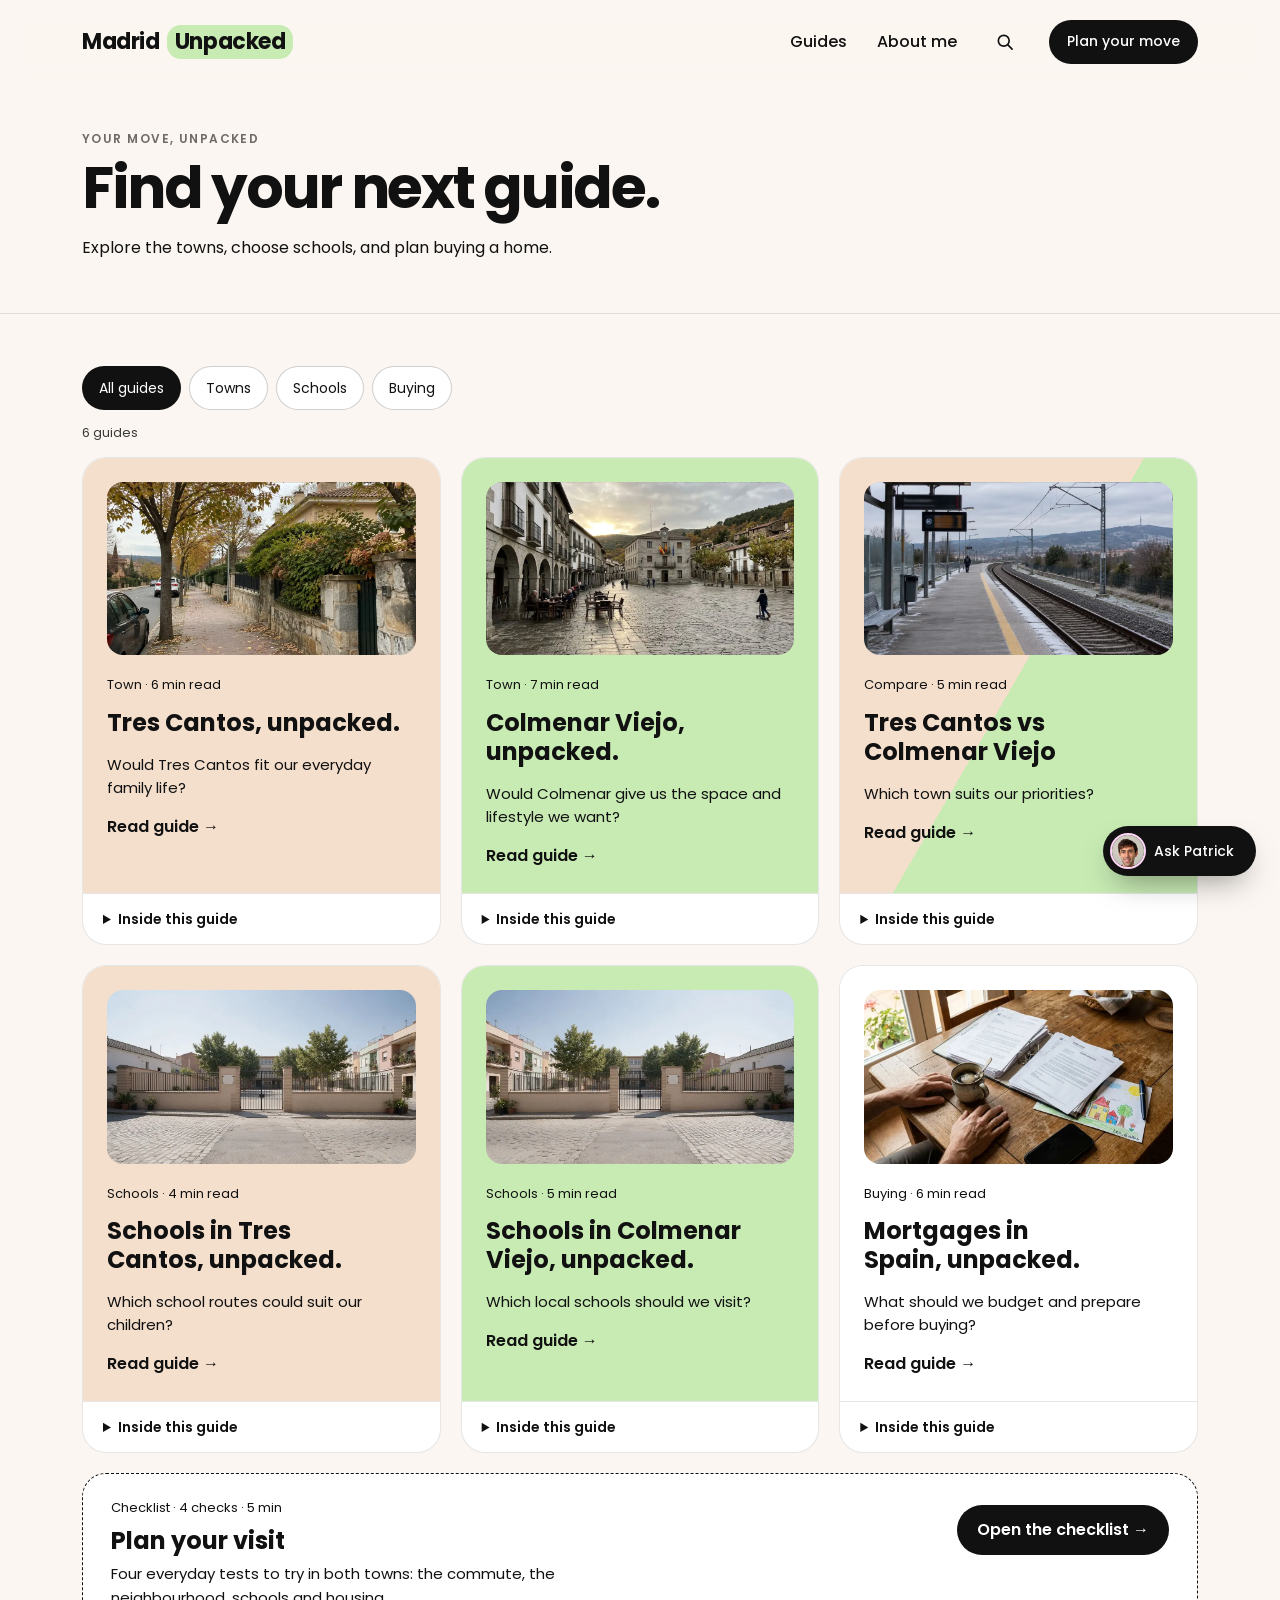
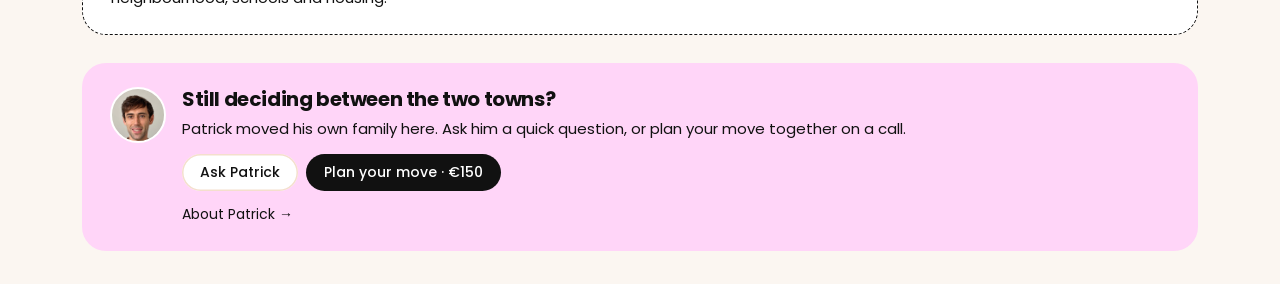
<file: test/guides.html>
<!DOCTYPE html>
<html lang="en"><head><meta charset="utf-8">
<meta name="viewport" content="width=device-width, initial-scale=1">
<meta name="theme-color" content="#FBF6F1">
<link rel="icon" type="image/svg+xml" href="data:image/svg+xml,%3Csvg%20xmlns='http://www.w3.org/2000/svg'%20viewBox='0%200%2064%2064'%3E%3Crect%20width='64'%20height='64'%20rx='16'%20fill='%23C7EBB3'/%3E%3Cpath%20d='M18%2018v16a14%2014%200%200%200%2028%200V18'%20fill='none'%20stroke='%23111'%20stroke-width='8'%20stroke-linecap='round'/%3E%3C/svg%3E">
<title>All guides — Madrid Unpacked</title><meta name="description" content="Browse Madrid Unpacked’s first-hand guides to towns, schools and buying a home in Madrid Norte."><link rel="canonical" href="https://madridunpacked.com/guides"><meta property="og:type" content="website"><meta property="og:site_name" content="Madrid Unpacked"><meta property="og:locale" content="en_GB"><meta property="og:title" content="All guides — Madrid Unpacked"><meta property="og:description" content="Browse Madrid Unpacked’s first-hand guides to towns, schools and buying a home in Madrid Norte."><meta property="og:url" content="https://madridunpacked.com/guides"><meta property="og:image" content="https://madridunpacked.com/assets/share-card.jpg"><meta property="og:image:width" content="1200"><meta property="og:image:height" content="630"><meta property="og:image:alt" content="Madrid Unpacked — first-hand guides to moving your family to Madrid Norte"><meta name="twitter:card" content="summary_large_image"><meta name="twitter:title" content="All guides — Madrid Unpacked"><meta name="twitter:description" content="Browse Madrid Unpacked’s first-hand guides to towns, schools and buying a home in Madrid Norte."><meta name="twitter:image" content="https://madridunpacked.com/assets/share-card.jpg"><link rel="stylesheet" href="./assets/site.css"><link rel="preload" href="./assets/poppins-400.woff2" as="font" type="font/woff2" crossorigin=""><link rel="preload" href="./assets/poppins-700.woff2" as="font" type="font/woff2" crossorigin=""><script src="./assets/analytics.js" defer></script><script src="./assets/site.js" defer></script></head><body data-static-page="guides" id="top" data-ga4-id="G-T36BG7CPYB"><a href="#main-content" class="skip-link">Skip to content</a><main class="page active" id="guides" data-screen-label="All guides">
  <div class="navbar"><div class="nav"><a href="./home.html" class="wm">Madrid <i>Unpacked</i></a><div class="nav-links"><a href="#top" aria-current="page">Guides</a><a href="./about.html">About me</a><a class="b1 sm" href="./home.html#call" data-track="offer_nav_click" aria-label="Plan your move: €150 call"><span class="nav-plan-full">Plan your move</span><span class="nav-plan-short">€150 call</span></a></div><a href="./home.html#call" class="app-call" data-track="offer_nav_click" data-place="mobile_header" aria-label="Plan your move with Patrick">Plan your move</a></div></div>
  <div class="gd-head white" id="main-content" tabindex="-1"><div class="in"><p class="lbl">Your move, unpacked</p><h1>Find your next guide.</h1><p>Explore the towns, choose schools, and plan buying a home.</p></div></div>
  <div class="guide-library wrap">
    <div class="resume-card" data-resume hidden></div>
    <section class="reading-paths" aria-labelledby="paths-title"><p class="lbl">Start here</p><h2 id="paths-title">What are you working out?</h2><div class="path-grid">
      <details open><summary>Choosing a town</summary><ol><li><a href="./compare.html">Compare the trade-offs</a></li><li><a href="./tres-cantos.html">Explore Tres Cantos</a></li><li><a href="./colmenar-viejo.html">Explore Colmenar Viejo</a></li></ol></details>
      <details><summary>Choosing schools</summary><ol><li><a href="./compare.html#compare-schools">Start with the curriculum</a></li><li><a href="./schools-tres-cantos.html">Schools in Tres Cantos</a></li><li><a href="./schools-colmenar-viejo.html">Schools in Colmenar Viejo</a></li></ol></details>
      <details><summary>Preparing to buy</summary><ol><li><a href="./mortgages.html">Understand savings and buying costs</a></li><li><a href="./compare.html#compare-housing-what-your-money-actually-buys">Compare what your budget buys</a></li><li><a href="#visit-checklist">Plan your visit</a></li></ol></details>
    </div></section>
    <div class="guide-filters" hidden role="group" aria-label="Filter guides"><button type="button" data-guide-filter="all" aria-pressed="true">All guides</button><button type="button" data-guide-filter="towns" aria-pressed="false">Towns</button><button type="button" data-guide-filter="schools" aria-pressed="false">Schools</button><button type="button" data-guide-filter="buying" aria-pressed="false">Buying</button></div>
    <p class="filter-status" data-filter-status aria-live="polite">6 guides</p>
    <div class="guide-grid">
      <article class="library-entry"><a class="library-card peach" data-guide-category="towns" href="./tres-cantos.html"><span class="library-photo" aria-hidden="true" style='background-image:url("./assets/town-comparison.webp")'></span><small>Town · 6 min read</small><h2>Tres Cantos, unpacked.</h2><p>Would Tres Cantos fit our everyday family life?</p><span>Read guide →</span></a><details class="guide-preview"><summary>Inside this guide</summary><nav aria-label="Chapters in Tres Cantos"><a href="./tres-cantos.html#tres-cantos-the-vibe">The vibe</a><a href="./tres-cantos.html#tres-cantos-housing-buying-vs-renting">Housing: buying vs renting</a><a href="./tres-cantos.html#tres-cantos-neighbourhoods-old-town-vs-north">Neighbourhoods: old town vs north</a><a href="./tres-cantos.html#tres-cantos-schools">Schools</a><a href="./tres-cantos.html#tres-cantos-facilities-and-day-to-day-life">Facilities &amp; day-to-day life</a><a href="./tres-cantos.html#tres-cantos-getting-around">Getting around</a><a href="./tres-cantos.html#tres-cantos-pros-and-cons">Pros &amp; cons</a><a href="./tres-cantos.html#tres-cantos-is-tres-cantos-right-for-you">Is Tres Cantos right for you?</a></nav></details></article>
      <article class="library-entry"><a class="library-card green" data-guide-category="towns" href="./colmenar-viejo.html"><span class="library-photo" aria-hidden="true" style='background-image:url("./assets/mortgages.webp")'></span><small>Town · 7 min read</small><h2>Colmenar Viejo, unpacked.</h2><p>Would Colmenar give us the space and lifestyle we want?</p><span>Read guide →</span></a><details class="guide-preview"><summary>Inside this guide</summary><nav aria-label="Chapters in Colmenar Viejo"><a href="./colmenar-viejo.html#colmenar-the-vibe">The vibe</a><a href="./colmenar-viejo.html#colmenar-housing-buying-vs-renting">Housing: buying vs renting</a><a href="./colmenar-viejo.html#colmenar-neighbourhoods">Neighbourhoods</a><a href="./colmenar-viejo.html#colmenar-schools">Schools</a><a href="./colmenar-viejo.html#colmenar-facilities-and-day-to-day-life">Facilities &amp; day-to-day life</a><a href="./colmenar-viejo.html#colmenar-getting-around">Getting around</a><a href="./colmenar-viejo.html#colmenar-pros-and-cons">Pros &amp; cons</a><a href="./colmenar-viejo.html#colmenar-is-colmenar-viejo-right-for-you">Is Colmenar Viejo right for you?</a></nav></details></article>
      <article class="library-entry"><a class="library-card comparison-card" data-guide-category="towns" href="./compare.html"><span class="library-photo" aria-hidden="true" style='background-image:url("./assets/tres-cantos.webp")'></span><small>Compare · 5 min read</small><h2>Tres Cantos vs Colmenar Viejo</h2><p>Which town suits our priorities?</p><span>Read guide →</span></a><details class="guide-preview"><summary>Inside this guide</summary><nav aria-label="Chapters in Tres Cantos vs Colmenar Viejo"><a href="./compare.html#compare-shared-history-different-paths">Shared history, different paths</a><a href="./compare.html#compare-housing-what-your-money-actually-buys">Housing: what your money actually buys</a><a href="./compare.html#compare-character-international-suburb-vs-spanish-pueblo">Character: international suburb vs Spanish pueblo</a><a href="./compare.html#compare-schools">Schools</a><a href="./compare.html#compare-day-to-day-life-and-facilities">Day-to-day life &amp; facilities</a><a href="./compare.html#compare-getting-around">Getting around</a><a href="./compare.html#compare-the-decision-framework">The decision framework</a><a href="./compare.html#compare-is-there-a-middle-ground">Is there a middle ground?</a><a href="./compare.html#compare-what-to-test-on-your-visit">What to test on your visit</a></nav></details></article>
      <article class="library-entry"><a class="library-card peach" data-guide-category="schools" href="./schools-tres-cantos.html"><span class="library-photo" aria-hidden="true" style='background-image:url("./assets/school-colmenar-viejo.webp")'></span><small>Schools · 4 min read</small><h2>Schools in Tres Cantos, unpacked.</h2><p>Which school routes could suit our children?</p><span>Read guide →</span></a><details class="guide-preview"><summary>Inside this guide</summary><nav aria-label="Chapters in Schools in Tres Cantos"><a href="./schools-tres-cantos.html#schools-tres-cantos-before-you-start-how-spanish-schools-work">Before you start: how Spanish schools work</a><a href="./schools-tres-cantos.html#schools-tres-cantos-schools-at-a-glance">Schools at a glance</a><a href="./schools-tres-cantos.html#schools-tres-cantos-the-three-we-considered-first-hand">The three we considered first-hand</a><a href="./schools-tres-cantos.html#schools-tres-cantos-beyond-aldebar-n-the-wider-state-school-picture">Beyond Aldebarán: the wider state school picture</a><a href="./schools-tres-cantos.html#schools-tres-cantos-beyond-king-s-college-other-private-options">Beyond King's College: other private options</a><a href="./schools-tres-cantos.html#schools-tres-cantos-the-bottom-line">The bottom line</a></nav></details></article>
      <article class="library-entry"><a class="library-card green" data-guide-category="schools" href="./schools-colmenar-viejo.html"><span class="library-photo" aria-hidden="true" style='background-image:url("./assets/school-playground.webp")'></span><small>Schools · 5 min read</small><h2>Schools in Colmenar Viejo, unpacked.</h2><p>Which local schools should we visit?</p><span>Read guide →</span></a><details class="guide-preview"><summary>Inside this guide</summary><nav aria-label="Chapters in Schools in Colmenar Viejo"><a href="./schools-colmenar-viejo.html#schools-colmenar-before-you-start-how-spanish-schools-work">Before you start: how Spanish schools work</a><a href="./schools-colmenar-viejo.html#schools-colmenar-schools-at-a-glance">Schools at a glance</a><a href="./schools-colmenar-viejo.html#schools-colmenar-the-state-schools">The state schools</a><a href="./schools-colmenar-viejo.html#schools-colmenar-the-concertada-options">The concertada options</a><a href="./schools-colmenar-viejo.html#schools-colmenar-what-about-tres-cantos">What about Tres Cantos?</a></nav></details></article>
      <article class="library-entry"><a class="library-card white" data-guide-category="buying" href="./mortgages.html"><span class="library-photo" aria-hidden="true" style='background-image:url("./assets/school-campus.webp")'></span><small>Buying · 6 min read</small><h2>Mortgages in Spain, unpacked.</h2><p>What should we budget and prepare before buying?</p><span>Read guide →</span></a><details class="guide-preview"><summary>Inside this guide</summary><nav aria-label="Chapters in Mortgages in Spain"><a href="./mortgages.html#mortgages-how-much-do-you-actually-need-saved-up">How much do you actually need saved up?</a><a href="./mortgages.html#mortgages-resident-vs-non-resident-why-it-changes-everything">Resident vs non-resident: why it changes everything</a><a href="./mortgages.html#mortgages-the-contrato-de-arras-committing-before-you-re-fully-approved">The contrato de arras: committing before you're fully approved</a><a href="./mortgages.html#mortgages-fixed-vs-variable-a-bigger-cultural-difference-than-you-d-expect">Fixed vs variable: a bigger cultural difference than you'd expect</a><a href="./mortgages.html#mortgages-shop-around-properly">Shop around — properly</a><a href="./mortgages.html#mortgages-the-insurance-trap-vinculaciones">The insurance trap (vinculaciones)</a></nav></details></article>
    </div>
    <section class="visit-checklist" id="visit-checklist" aria-labelledby="visit-title"><p class="lbl">Try everyday life before deciding</p><h2 id="visit-title">Your first-visit checklist</h2><p>Use the same checks in both towns. Your ticks stay on this device.</p><p class="visit-progress" data-visit-progress aria-live="polite">0 of 4 checked</p>
      <label><input type="checkbox" data-visit-item="commute"><span><b>Try the commute</b><small>Travel at your usual work time, from the neighbourhood to your destination.</small></span></label>
      <label><input type="checkbox" data-visit-item="neighbourhood"><span><b>Walk the neighbourhood</b><small>Try the shops, parks and daily errands. Return at a different time of day.</small></span></label>
      <label><input type="checkbox" data-visit-item="schools"><span><b>Visit schools</b><small>Ask about places and the school day, then try the journey from where you might live.</small></span></label>
      <label><input type="checkbox" data-visit-item="housing"><span><b>Compare housing</b><small>View homes within the same budget and note space, condition and location.</small></span></label>
      <button type="button" class="text-button" data-visit-reset hidden>Reset checklist</button>
    </section><aside class="guides-end" aria-labelledby="guides-end-title"><span class="guides-end-av" role="img" aria-label="Patrick" style='background:url("./assets/patrick-avatar.jpg") center/cover'></span><div><p class="guides-end-title" id="guides-end-title">Still deciding between the two towns?</p><p>Patrick moved his own family here. Ask him a quick question, or plan your move together on a call.</p><div class="guides-end-actions"><a class="b2 sm" href="./home.html#contact" data-open-ask data-track="offer_question" data-place="guides_end">Ask Patrick</a><a class="b1 sm" href="./home.html#call" data-track="offer_nav_click" data-place="guides_end">Plan your move · €150</a></div><a class="guides-end-about" href="./about.html">About Patrick →</a></div></aside>
  </div>
</main>
<nav class="mobile-tabs" aria-label="Main navigation">
  <a class="mobile-tab" data-mobile-tab="home" href="./home.html"><svg viewbox="0 0 24 24" aria-hidden="true"><path d="m3 10 9-7 9 7v10H15v-6H9v6H3Z"></path></svg><span>Home</span></a>
  <a class="mobile-tab" data-mobile-tab="guides" href="#top" aria-current="page"><svg viewbox="0 0 24 24" aria-hidden="true"><path d="M12 5v15M12 5C9 3 5 3 2 4v15c3-1 7-1 10 1 3-2 7-2 10-1V4c-3-1-7-1-10 1Z"></path></svg><span>Guides</span></a>
  <a class="mobile-tab" data-mobile-tab="compare" href="./compare.html"><svg viewbox="0 0 24 24" aria-hidden="true"><rect x="3" y="4" width="7" height="16" rx="2"></rect><rect x="14" y="4" width="7" height="16" rx="2"></rect><path d="M6 8h1m10 0h1M6 12h1m10 0h1"></path></svg><span>Compare</span></a>
  <a class="mobile-tab" data-mobile-tab="ask" data-open-ask href="./home.html#contact" aria-haspopup="dialog"><svg viewbox="0 0 24 24" aria-hidden="true"><path d="M21 11a8 8 0 0 1-8 8H7l-5 3 2-6a8 8 0 0 1-1-5 9 9 0 0 1 18 0Z"></path><path d="M8 10h.01M12 10h.01M16 10h.01"></path></svg><span>Ask Patrick</span></a>
</nav>
<div id="ask-root"></div></body></html>
</file>
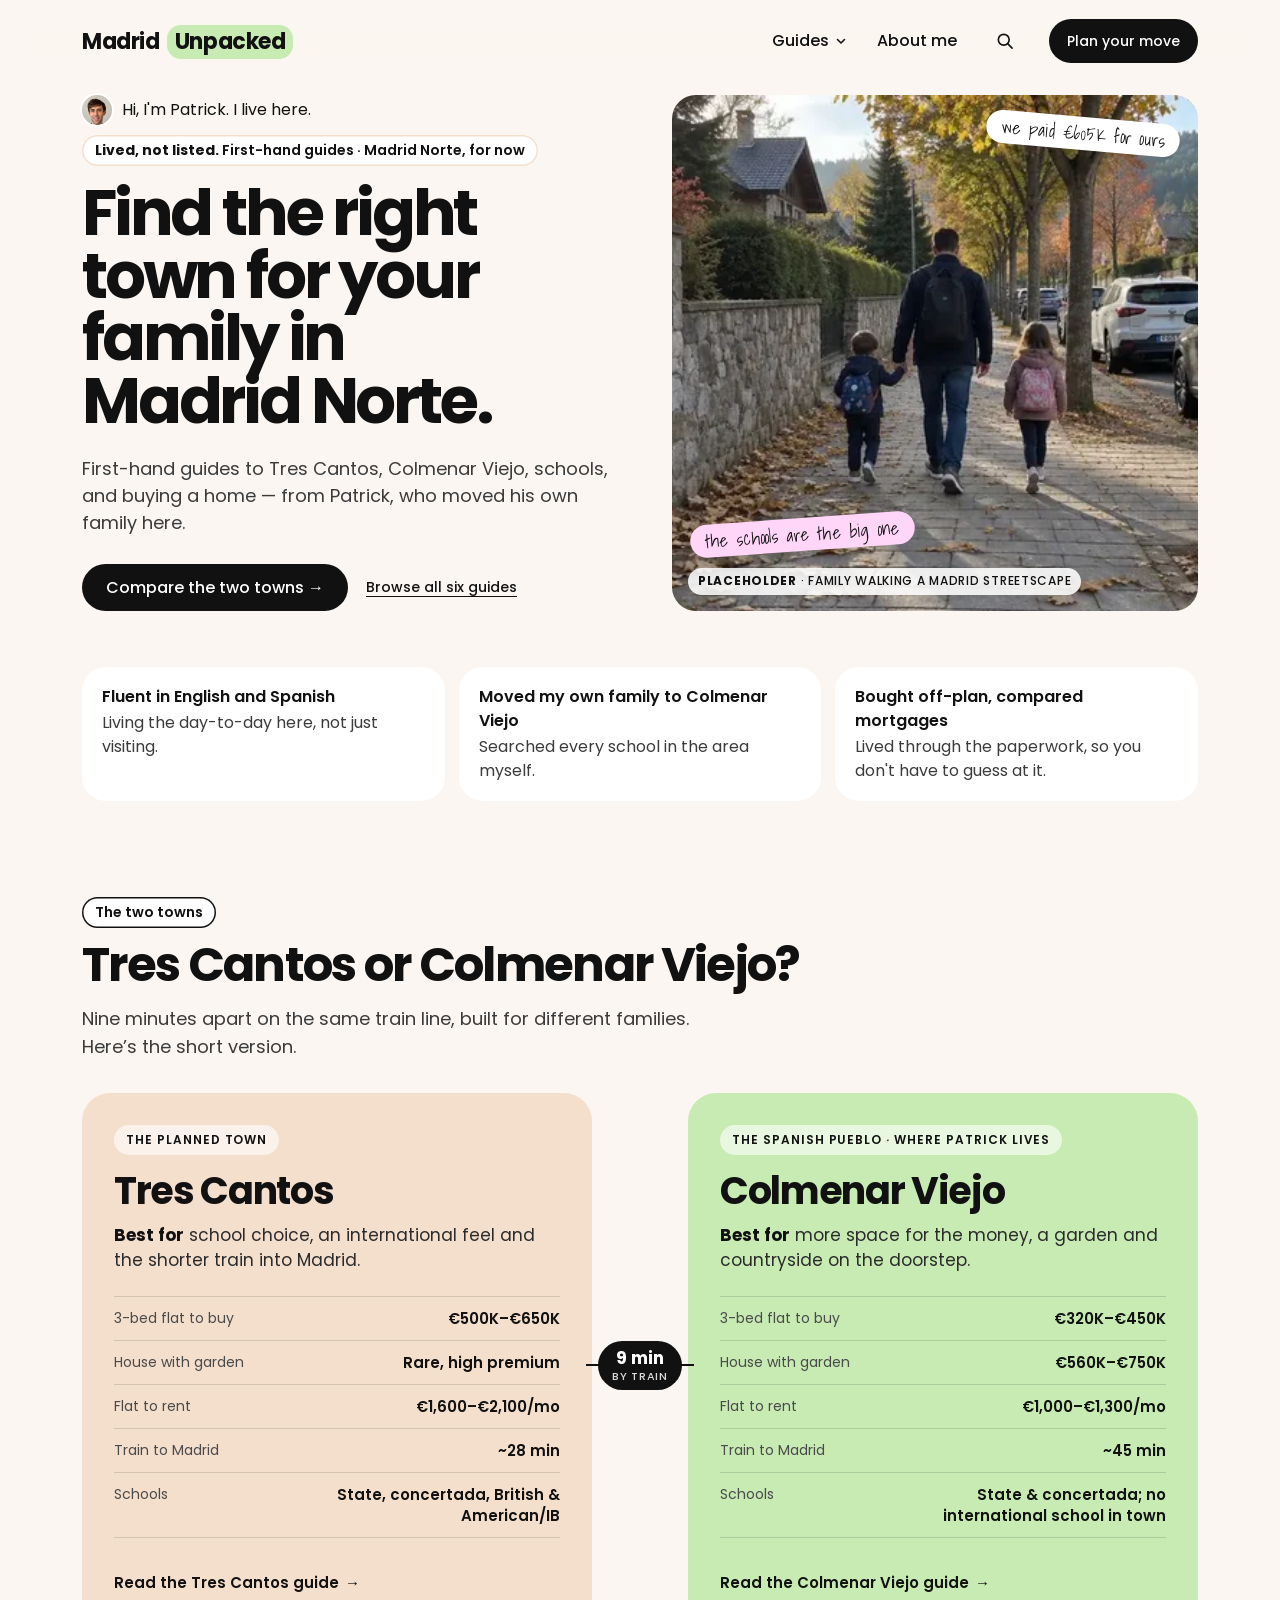
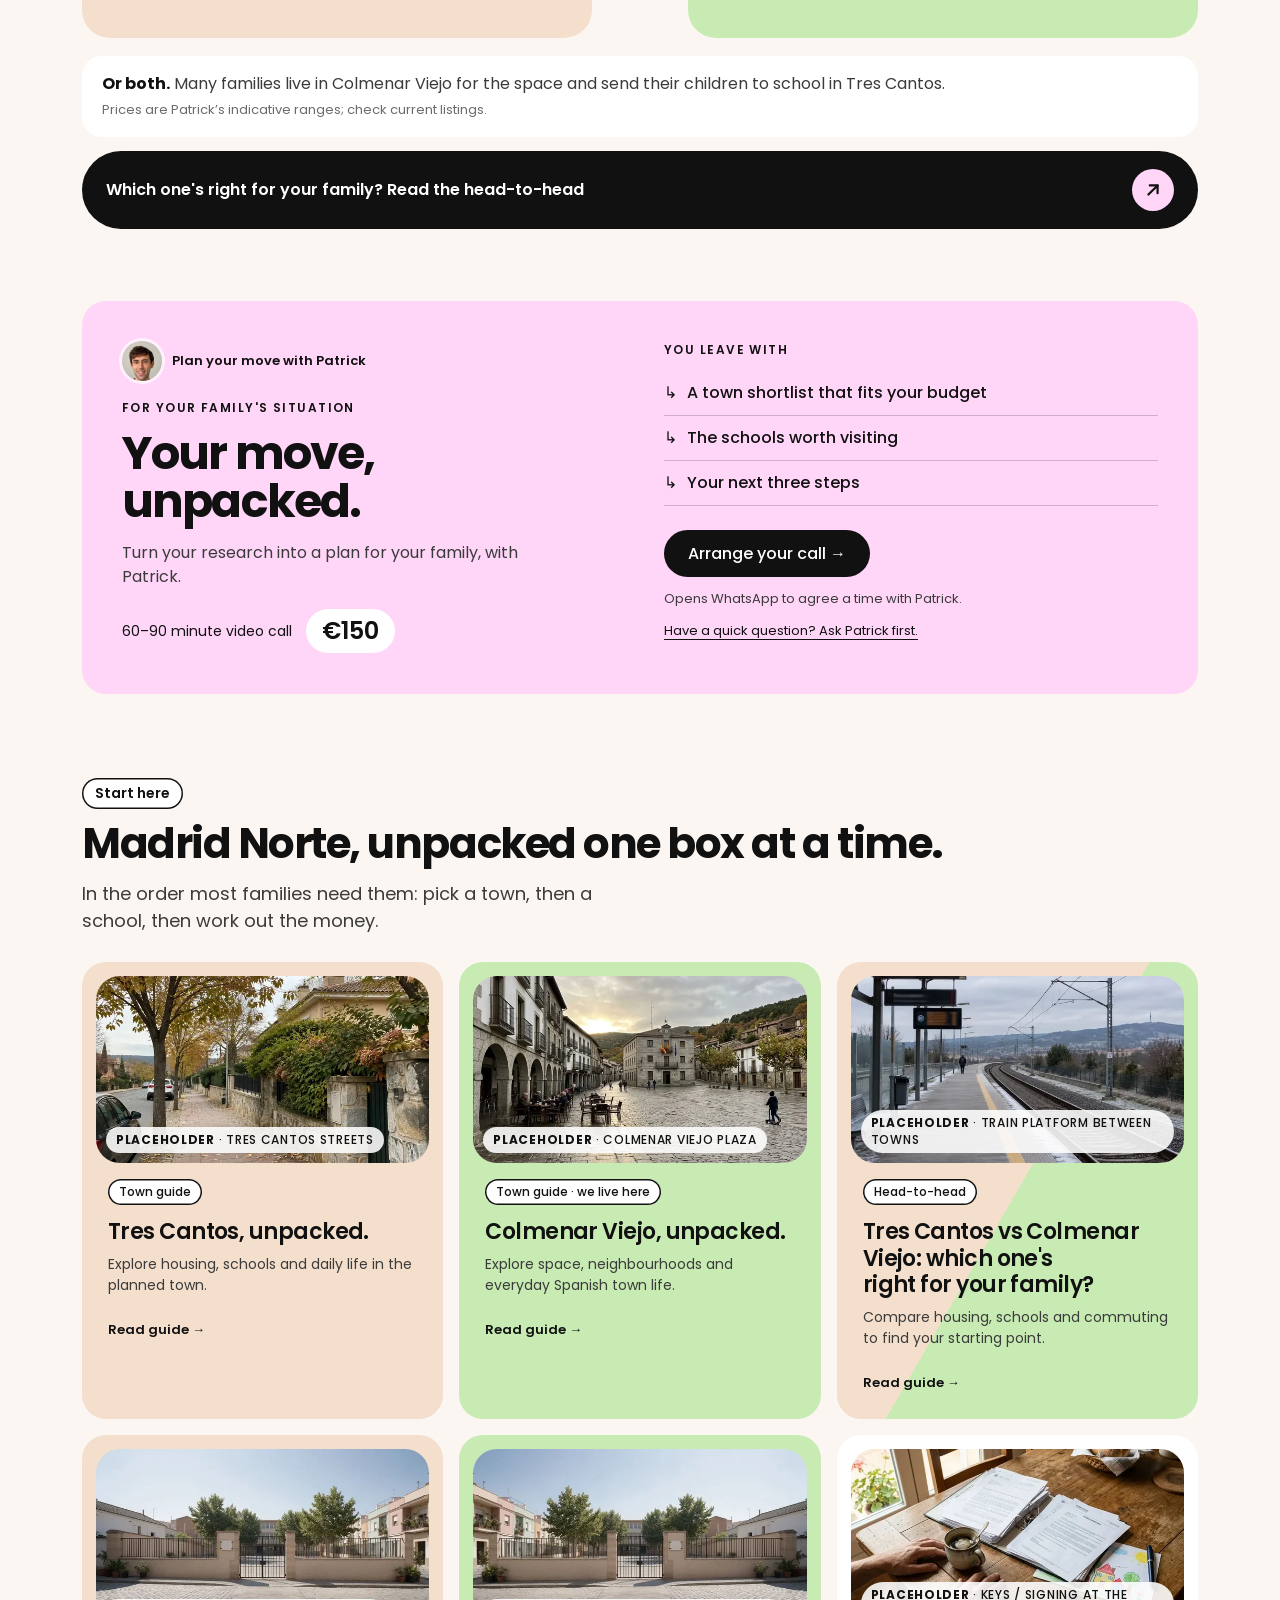
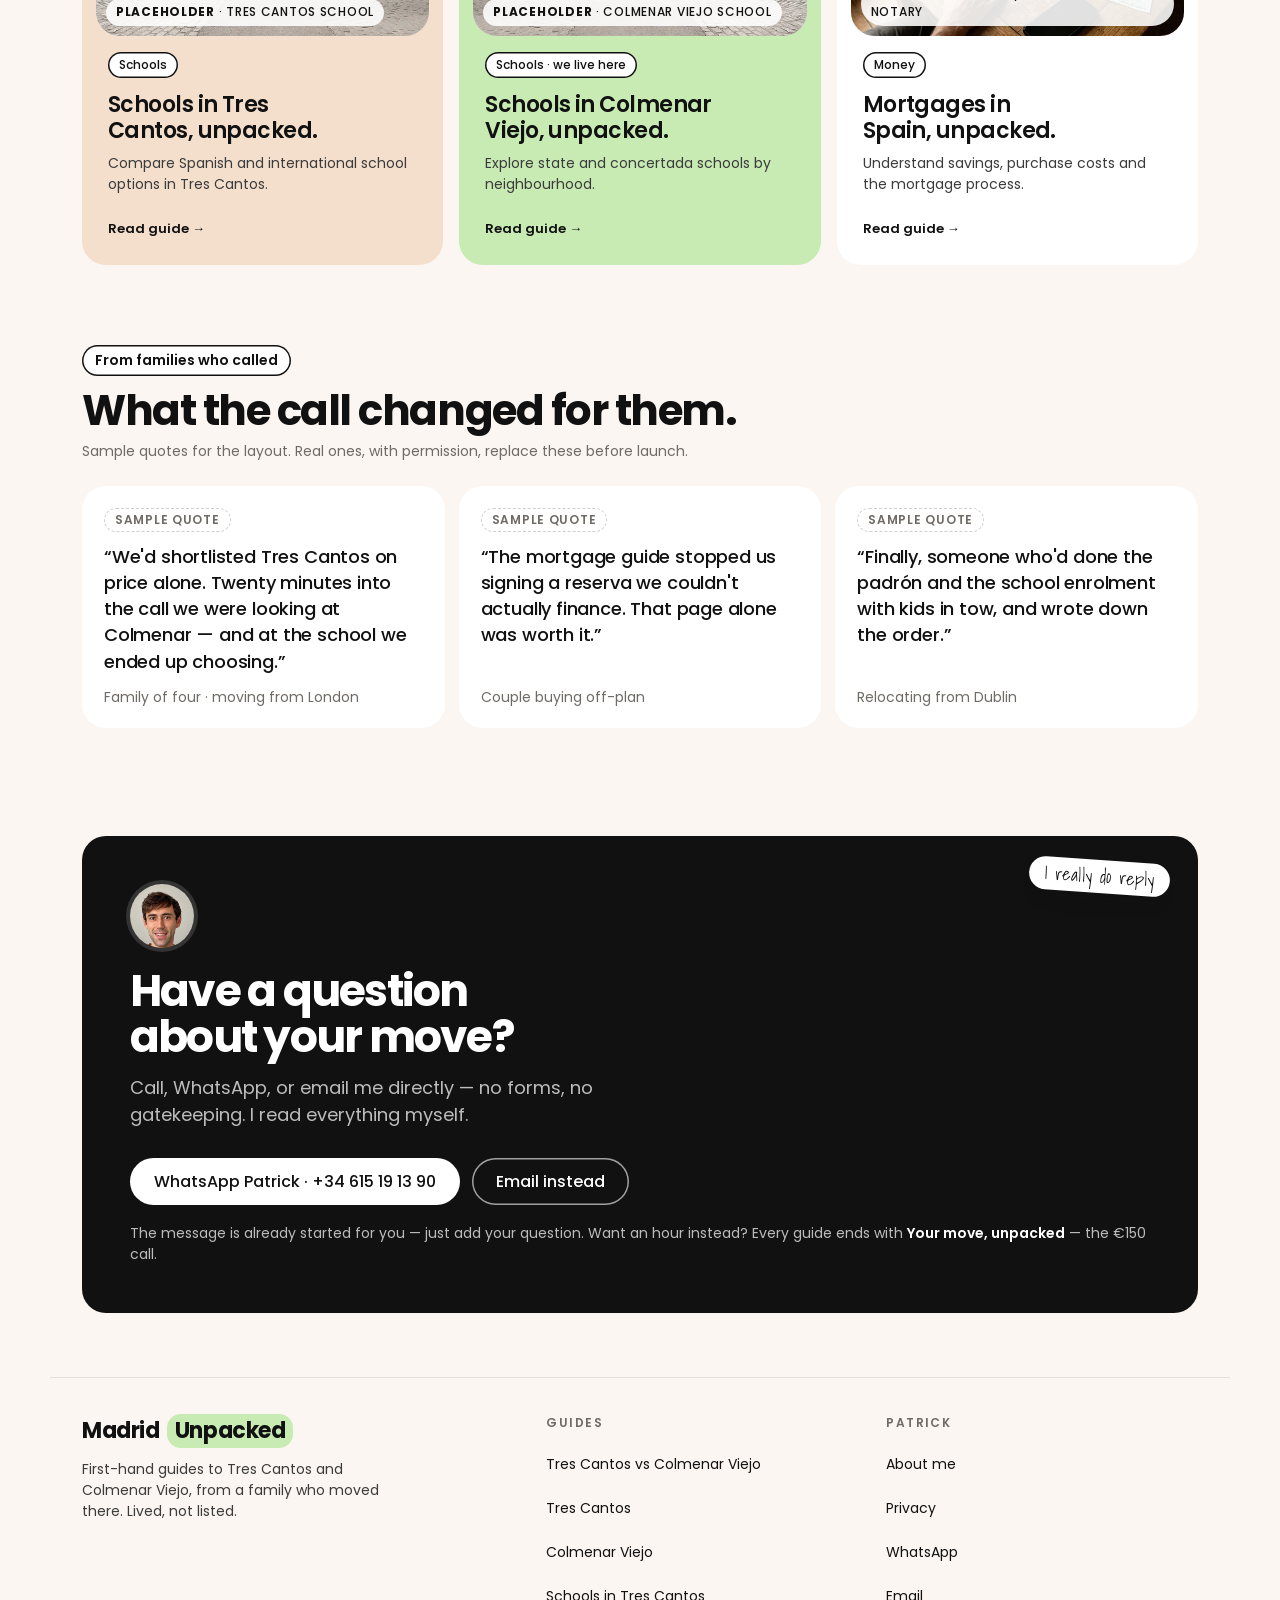
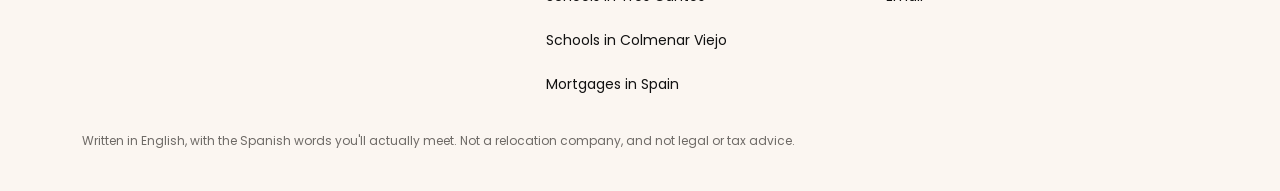
<file: test/home.html>
<!DOCTYPE html>
<html lang="en"><head><meta charset="utf-8">
<meta name="viewport" content="width=device-width, initial-scale=1">
<meta name="theme-color" content="#FBF6F1">
<link rel="icon" type="image/svg+xml" href="data:image/svg+xml,%3Csvg%20xmlns='http://www.w3.org/2000/svg'%20viewBox='0%200%2064%2064'%3E%3Crect%20width='64'%20height='64'%20rx='16'%20fill='%23C7EBB3'/%3E%3Cpath%20d='M18%2018v16a14%2014%200%200%200%2028%200V18'%20fill='none'%20stroke='%23111'%20stroke-width='8'%20stroke-linecap='round'/%3E%3C/svg%3E">
<title>Madrid Unpacked — first-hand guides to Tres Cantos &amp; Colmenar Viejo</title><meta name="description" content="Find the right town for your family in Madrid Norte. First-hand guides to Tres Cantos, Colmenar Viejo, schools and buying a home, plus a personal planning call with Patrick."><link rel="canonical" href="https://madridunpacked.com/"><meta property="og:type" content="website"><meta property="og:site_name" content="Madrid Unpacked"><meta property="og:locale" content="en_GB"><meta property="og:title" content="Madrid Unpacked — first-hand guides to Tres Cantos &amp; Colmenar Viejo"><meta property="og:description" content="Find the right town for your family in Madrid Norte. First-hand guides to Tres Cantos, Colmenar Viejo, schools and buying a home, plus a personal planning call with Patrick."><meta property="og:url" content="https://madridunpacked.com/"><meta property="og:image" content="https://madridunpacked.com/assets/share-card.jpg"><meta property="og:image:width" content="1200"><meta property="og:image:height" content="630"><meta property="og:image:alt" content="Madrid Unpacked — first-hand guides to moving your family to Madrid Norte"><meta name="twitter:card" content="summary_large_image"><meta name="twitter:title" content="Madrid Unpacked — first-hand guides to Tres Cantos &amp; Colmenar Viejo"><meta name="twitter:description" content="Find the right town for your family in Madrid Norte. First-hand guides to Tres Cantos, Colmenar Viejo, schools and buying a home, plus a personal planning call with Patrick."><meta name="twitter:image" content="https://madridunpacked.com/assets/share-card.jpg"><link rel="stylesheet" href="./assets/site.css"><link rel="preload" href="./assets/poppins-400.woff2" as="font" type="font/woff2" crossorigin=""><link rel="preload" href="./assets/poppins-700.woff2" as="font" type="font/woff2" crossorigin=""><script src="./assets/analytics.js" defer></script><script src="./assets/site.js" defer></script></head><body data-static-page="home" id="top" data-ga4-id="G-T36BG7CPYB"><a href="#main-content" class="skip-link">Skip to content</a><main class="page active" id="home" data-screen-label="Madrid Unpacked">


<div style="font-family: 'Poppins', sans-serif; background: #FBF6F1; color: #111; line-height: 1.5;">

  <!-- NAV -->
  <div class="navbar"><div class="nav">
    <a href="#top" class="wm">Madrid <i>Unpacked</i></a>
    <div class="nav-links">
      <div class="gm" data-gm><button type="button" class="gm-btn" aria-expanded="false" aria-controls="gm-home">Guides<svg viewbox="0 0 12 12" aria-hidden="true"><path d="M2.5 4.5 6 8l3.5-3.5" fill="none" stroke="currentColor" stroke-width="1.6" stroke-linecap="round" stroke-linejoin="round"></path></svg></button><div class="gm-panel" id="gm-home" hidden><a href="./compare.html" class="gm-feature" data-track="comparison_click" data-place="nav_menu"><span class="gm-feature-eb">Start here</span><b>Tres Cantos vs Colmenar Viejo</b><small>Nine minutes apart, side by side: housing, schools, the commute and everyday life.</small><span class="gm-feature-go">Compare the two towns →</span></a><div class="gm-col"><p class="gm-h">Towns</p><a href="./tres-cantos.html" class="gm-item"><i style="background:#F4DFCD"></i><span><b>Tres Cantos</b><small>The planned town: schools, commute, price</small></span></a><a href="./colmenar-viejo.html" class="gm-item"><i style="background:#C7EBB3"></i><span><b>Colmenar Viejo<em>we live here</em></b><small>The pueblo, more house for the money</small></span></a></div><div class="gm-col"><p class="gm-h">Schools</p><a href="./schools-tres-cantos.html" class="gm-item"><i style="background:#F4DFCD"></i><span><b>Schools in Tres Cantos</b><small>State, concertada and private</small></span></a><a href="./schools-colmenar-viejo.html" class="gm-item"><i style="background:#C7EBB3"></i><span><b>Schools in Colmenar Viejo<em>we live here</em></b><small>Seven schools, neighbourhood by neighbourhood</small></span></a></div><div class="gm-col"><p class="gm-h">Money</p><a href="./mortgages.html" class="gm-item"><i style="background:#fff"></i><span><b>Mortgages in Spain</b><small>What you need saved, and the traps</small></span></a></div><a href="./guides.html" class="gm-all">Browse all guides →</a><a href="./about.html" class="gm-all gm-about">About Patrick →</a></div></div>
      <a href="./about.html" class="nav-about">About me</a>
      <a class="b1 sm" href="#call" data-track="offer_nav_click" aria-label="Plan your move: €150 call"><span class="nav-plan-full">Plan your move</span><span class="nav-plan-short">€150 call</span></a></div>
  <a href="#call" class="app-call" data-track="offer_nav_click" data-place="mobile_header" aria-label="Plan your move with Patrick">Plan your move</a></div></div>

  <!-- HERO -->
  <div class="home-resume-wrap" data-home-resume hidden></div>
  <div class="hero" style="max-width: 1180px; margin: 0 auto; padding: 12px clamp(16px,5vw,32px) 56px; display: grid; grid-template-columns: repeat(auto-fit, minmax(300px, 1fr)); gap: 64px; align-items: stretch;" id="main-content" tabindex="-1">
    <div>
      <div class="hero-top"><p style="display: flex; align-items: center; gap: 10px; font-size: 16px; margin: 0 0 18px;"><i class="hero-av" role="img" aria-label="Patrick" style='width: 38px; height: 38px; border-radius: 50%; background: url("./assets/patrick-avatar.jpg") center/cover; display: block; box-shadow: 0 0 0 3px #fff;'></i>Hi, I'm Patrick. I live here.</p><div style="margin-bottom: 22px;"><span class="chip outline"><b style="font-weight:700">Lived, not listed.</b> First-hand guides · Madrid Norte, for now</span></div></div>
      <h1 style="font-family: 'Poppins', sans-serif; font-size: clamp(40px, 5.4vw, 64px); font-weight: 700; line-height: .98; letter-spacing: -0.05em; color: #111; margin: 0 0 22px; max-width: 12ch;">Find the right town for your family in Madrid Norte.</h1>
      <p class="hero-lede" style="font-size: 18px; color: #3B3B3B; max-width: 540px; margin: 0 0 28px;">First-hand guides to Tres Cantos, Colmenar Viejo, schools, and buying a home — from Patrick, who moved his own family here.</p>
      <div data-hero-ctas="" class="hero-actions"><a class="b1" href="./compare.html" data-track="comparison_click" data-place="hero">Compare the two towns →</a><a class="hero-browse" href="#guide-catalogue" data-track="guides_browse" data-place="hero">Browse all six guides</a></div></div>
    <div class="ph hero-ph" style="aspect-ratio: 4/5; background-color:#EFE6DA; border-radius: 24px; padding: 16px;">
      <img class="photo-image" alt="Placeholder photo: family walking a Madrid streetscape" src="./assets/hero-1000.webp" srcset="./assets/hero-320.webp 320w, ./assets/hero-640.webp 640w, ./assets/hero-960.webp 960w, ./assets/hero-1000.webp 1000w" sizes="(max-width:760px) 100vw, 550px" width="1000" height="559" loading="eager" decoding="async" fetchpriority="high" style="object-position:44% 60%"><span aria-hidden="true" class="hw hwt abs" style="right: 18px; top: 22px; transform: rotate(5deg);">we paid €605K for ours</span>
      <span aria-hidden="true" class="hw hp abs" style="left: 18px; bottom: 60px; transform: rotate(-4deg);">the schools are the big one</span>
      <div class="cap"><b>Placeholder</b> · family walking a Madrid streetscape</div>
    </div>
  </div>

  <!-- CREDIBILITY STRIP -->
  <div class="cred" style="max-width: 1180px; margin: 0 auto; padding: 0 clamp(16px,5vw,32px) 24px; display: grid; grid-template-columns: repeat(auto-fit, minmax(240px, 1fr)); gap: 14px;">
      <div style="background: #fff; border-radius: 24px; padding: 18px 20px; font-size: 16px; line-height: 1.5;"><b style="font-weight: 600; display: block; margin-bottom: 2px;">Fluent in English and Spanish</b><span style="color: #3B3B3B;">Living the day-to-day here, not just visiting.</span></div>
      <div style="background: #fff; border-radius: 24px; padding: 18px 20px; font-size: 16px; line-height: 1.5;"><b style="font-weight: 600; display: block; margin-bottom: 2px;">Moved my own family to Colmenar Viejo</b><span style="color: #3B3B3B;">Searched every school in the area myself.</span></div>
      <div style="background: #fff; border-radius: 24px; padding: 18px 20px; font-size: 16px; line-height: 1.5;"><b style="font-weight: 600; display: block; margin-bottom: 2px;">Bought off-plan, compared mortgages</b><span style="color: #3B3B3B;">Lived through the paperwork, so you don't have to guess at it.</span></div>
  </div>

  <!-- SNAPSHOT COMPARISON -->
  <section class="home-snapshot" aria-labelledby="snapshot-title">
    <div class="snap-head">
      <div style="margin-bottom: 12px;"><span class="chip">The two towns</span></div>
      <h2 id="snapshot-title">Tres Cantos or Colmenar Viejo?</h2>
      <p>Nine minutes apart on the same train line, built for different families. Here’s the short version.</p>
    </div>
    <div class="town-switch" aria-label="Show a town"><button type="button" data-town-go="0" aria-pressed="true">Tres Cantos</button><span aria-hidden="true">9 min</span><button type="button" data-town-go="1" aria-pressed="false">Colmenar Viejo</button></div>
    <div class="towns">
      <a href="./tres-cantos.html" class="town-card tc" data-track="comparison_click" data-place="home_snapshot_tres_cantos">
        <span class="town-kicker">The planned town</span>
        <h3>Tres Cantos</h3>
        <p class="town-best"><b>Best for</b> school choice, an international feel and the shorter train into Madrid.</p>
        <dl class="town-stats">
          <div><dt>3-bed flat to buy</dt><dd>€500K–€650K</dd></div>
          <div><dt>House with garden</dt><dd>Rare, high premium</dd></div>
          <div><dt>Flat to rent</dt><dd>€1,600–€2,100/mo</dd></div>
          <div><dt>Train to Madrid</dt><dd>~28 min</dd></div>
          <div><dt>Schools</dt><dd>State, concertada, British &amp; American/IB</dd></div>
        </dl>
        <span class="town-go">Read the Tres Cantos guide <span aria-hidden="true">→</span></span>
      </a>
      <div class="track" aria-hidden="true"><b>9 min<small>by train</small></b></div>
      <a href="./colmenar-viejo.html" class="town-card cv" data-track="comparison_click" data-place="home_snapshot_colmenar">
        <span class="town-kicker">The Spanish pueblo · where Patrick lives</span>
        <h3>Colmenar Viejo</h3>
        <p class="town-best"><b>Best for</b> more space for the money, a garden and countryside on the doorstep.</p>
        <dl class="town-stats">
          <div><dt>3-bed flat to buy</dt><dd>€320K–€450K</dd></div>
          <div><dt>House with garden</dt><dd>€560K–€750K</dd></div>
          <div><dt>Flat to rent</dt><dd>€1,000–€1,300/mo</dd></div>
          <div><dt>Train to Madrid</dt><dd>~45 min</dd></div>
          <div><dt>Schools</dt><dd>State &amp; concertada; no international school in town</dd></div>
        </dl>
        <span class="town-go">Read the Colmenar Viejo guide <span aria-hidden="true">→</span></span>
      </a>
    </div>
    <p class="snap-note"><b>Or both.</b> Many families live in Colmenar Viejo for the space and send their children to school in Tres Cantos. <span>Prices are Patrick’s indicative ranges; check current listings.</span></p>
    <a href="./compare.html" class="card snapshot-cta" style="position: relative; display: flex; align-items: center; justify-content: space-between; gap: 16px; margin-top: 14px; padding: 18px 24px; border-radius: 100px; background: #111; color: #fff;" data-track="comparison_click" data-place="home_snapshot">
      <span style="font-weight: 600; font-size: 16px;">Which one's right for your family? Read the head-to-head</span>
      <span style="width: 42px; height: 42px; border-radius: 50%; background: #FFD5F8; color: #111; display: grid; place-items: center; font-size: 18px; flex: none;"><svg class="go-ic" viewbox="0 0 24 24" aria-hidden="true" fill="none" stroke="currentColor" stroke-width="2.4" stroke-linecap="round" stroke-linejoin="round"><path d="M7 17 17 7"></path><path d="M8.5 7H17v8.5"></path></svg></span>
    </a>
  </section>

  <!-- GUIDES -->
  <div class="home-offer-wrap"><section class="home-offer" id="call" data-offer>
  <div class="home-offer-intro"><div class="offer-person"><i class="offer-person-avatar" role="img" aria-label="Patrick" style='background:url("./assets/patrick-avatar.jpg") center/cover'></i><span>Plan your move with Patrick</span></div><p class="offer-eyebrow">For your family's situation</p>
    <h2>Your move, unpacked.</h2>
    <p>Turn your research into a plan for your family, with Patrick.</p>
    <div class="offer-meta"><span>60–90 minute video call</span><strong>€150</strong></div>
  </div>
  <div class="home-offer-detail"><p class="offer-eyebrow">You leave with</p>
    <ul><li>A town shortlist that fits your budget</li><li>The schools worth visiting</li><li>Your next three steps</li></ul>
    <a class="b1" href="https://wa.me/34615191390?text=Hi%20Patrick%2C%20I%E2%80%99d%20like%20to%20book%20Your%20move%2C%20unpacked%20%2860%E2%80%9390%20min%2C%20%E2%82%AC150%29.%20We%E2%80%99re%20looking%20at%20" data-track="booking_click" data-place="home_offer">Arrange your call →</a>
    <p class="offer-note">Opens WhatsApp to agree a time with Patrick.<br><a href="#contact" data-open-ask data-track="offer_question">Have a quick question? Ask Patrick first.</a></p>
  </div>
</section></div><div id="guide-catalogue">
    <div class="home-guide-section" style="max-width: 1180px; margin: 0 auto; padding: 60px clamp(16px,5vw,32px);">
      <div style="text-align: left; margin-bottom: 28px;">
        <div style="margin-bottom: 12px;"><span class="chip">Start here</span></div>
        <h2 style="font-family: 'Poppins', sans-serif; letter-spacing: -0.03em; font-size: clamp(28px, 4.6vw, 42px); font-weight: 700; letter-spacing: -0.035em; line-height: 1.08; color: #111; margin: 0 0 14px;">Madrid Norte, unpacked one box at a time.</h2>
        <p style="font-size: 18px; color: #3B3B3B; max-width: 560px; margin: 0;">In the order most families need them: pick a town, then a school, then work out the money.</p>
      </div>
      <div class="home-guide-grid" style="display: grid; grid-template-columns: repeat(auto-fit, minmax(280px, 1fr)); gap: 16px;">

        <a href="./tres-cantos.html" class="card gcard" style="position: relative; display: flex; flex-direction: column; gap: 12px; padding: 14px 14px 64px; border-radius: 24px; background: #F4DFCD;">
          <div class="ph" style="aspect-ratio: 16/9; background-color:#EFE6DA; border-radius: 24px;"><img class="photo-image" alt="Placeholder photo: Tres Cantos streets" src="./assets/town-comparison-1000.webp" srcset="./assets/town-comparison-320.webp 320w, ./assets/town-comparison-640.webp 640w, ./assets/town-comparison-960.webp 960w, ./assets/town-comparison-1000.webp 1000w" sizes="(max-width:640px) 96px, (max-width:900px) 45vw, 350px" width="1000" height="559" loading="lazy" decoding="async" style="object-position:center"><div class="cap"><b>Placeholder</b> · Tres Cantos streets</div></div>
          <div style="padding: 4px 12px 0;">
            <span class="chip white" style="font-weight: 500; font-size: 12px; padding: 4px 11px;">Town guide</span>
            <h3 style="font-family: 'Poppins', sans-serif; font-size: 22px; font-weight: 600; letter-spacing: -0.025em; line-height: 1.2; color: #111; margin: 14px 0 8px;">Tres Cantos, unpacked.</h3>
            <p style="font-size: 14px; color: #3B3B3B; margin: 0;">Explore housing, schools and daily life in the planned town.</p>
          </div>
          <span class="go" style="box-shadow: 0 0 0 5px transparent;"><svg class="go-ic" viewbox="0 0 24 24" aria-hidden="true" fill="none" stroke="currentColor" stroke-width="2.4" stroke-linecap="round" stroke-linejoin="round"><path d="M7 17 17 7"></path><path d="M8.5 7H17v8.5"></path></svg></span>
        <span class="guide-card-action">Read guide →</span></a>

        <a href="./colmenar-viejo.html" class="card gcard" style="position: relative; display: flex; flex-direction: column; gap: 12px; padding: 14px 14px 64px; border-radius: 24px; background: #C7EBB3;">
          <div class="ph" style="aspect-ratio: 16/9; background-color:#EFE6DA; border-radius: 24px;"><img class="photo-image" alt="Placeholder photo: Colmenar Viejo plaza" src="./assets/mortgages-1000.webp" srcset="./assets/mortgages-320.webp 320w, ./assets/mortgages-640.webp 640w, ./assets/mortgages-960.webp 960w, ./assets/mortgages-1000.webp 1000w" sizes="(max-width:640px) 96px, (max-width:900px) 45vw, 350px" width="1000" height="558" loading="lazy" decoding="async" style="object-position:center 60%"><div class="cap"><b>Placeholder</b> · Colmenar Viejo plaza</div></div>
          <div style="padding: 4px 12px 0;">
            <span class="chip white" style="font-weight: 500; font-size: 12px; padding: 4px 11px;">Town guide · we live here</span>
            <h3 style="font-family: 'Poppins', sans-serif; font-size: 22px; font-weight: 600; letter-spacing: -0.025em; line-height: 1.2; color: #111; margin: 14px 0 8px;">Colmenar Viejo, unpacked.</h3>
            <p style="font-size: 14px; color: #3B3B3B; margin: 0;">Explore space, neighbourhoods and everyday Spanish town life.</p>
          </div>
          <span class="go" style="box-shadow: 0 0 0 5px transparent;"><svg class="go-ic" viewbox="0 0 24 24" aria-hidden="true" fill="none" stroke="currentColor" stroke-width="2.4" stroke-linecap="round" stroke-linejoin="round"><path d="M7 17 17 7"></path><path d="M8.5 7H17v8.5"></path></svg></span>
        <span class="guide-card-action">Read guide →</span></a>

        <a href="./compare.html" class="card gcard" style="position: relative; display: flex; flex-direction: column; gap: 12px; padding: 14px 14px 64px; border-radius: 24px; background: linear-gradient(120deg, #F4DFCD 0 50%, #C7EBB3 50%);" data-track="comparison_click">
          <div class="ph" style="aspect-ratio: 16/9; background-color:#EFE6DA; border-radius: 24px;"><img class="photo-image" alt="Placeholder photo: train platform between towns" src="./assets/tres-cantos-1000.webp" srcset="./assets/tres-cantos-320.webp 320w, ./assets/tres-cantos-640.webp 640w, ./assets/tres-cantos-960.webp 960w, ./assets/tres-cantos-1000.webp 1000w" sizes="(max-width:640px) 96px, (max-width:900px) 45vw, 350px" width="1000" height="559" loading="lazy" decoding="async" style="object-position:center"><div class="cap"><b>Placeholder</b> · train platform between towns</div></div>
          <div style="padding: 4px 12px 0;">
            <span class="chip white" style="font-weight: 500; font-size: 12px; padding: 4px 11px;">Head-to-head</span>
            <h3 style="font-family: 'Poppins', sans-serif; font-size: 22px; font-weight: 600; letter-spacing: -0.025em; line-height: 1.2; color: #111; margin: 14px 0 8px;">Tres Cantos vs Colmenar Viejo: which one's right for your family?</h3>
            <p style="font-size: 14px; color: #3B3B3B; margin: 0;">Compare housing, schools and commuting to find your starting point.</p>
          </div>
          <span class="go" style="box-shadow: 0 0 0 5px transparent;"><svg class="go-ic" viewbox="0 0 24 24" aria-hidden="true" fill="none" stroke="currentColor" stroke-width="2.4" stroke-linecap="round" stroke-linejoin="round"><path d="M7 17 17 7"></path><path d="M8.5 7H17v8.5"></path></svg></span>
        <span class="guide-card-action">Read guide →</span></a>

        <a href="./schools-tres-cantos.html" class="card gcard" style="position: relative; display: flex; flex-direction: column; gap: 12px; padding: 14px 14px 64px; border-radius: 24px; background: #F4DFCD;">
          <div class="ph" style="aspect-ratio: 16/9; background-color:#EFE6DA; border-radius: 24px;"><img class="photo-image" alt="Placeholder photo: Tres Cantos school gates" src="./assets/school-colmenar-viejo-1000.webp" srcset="./assets/school-colmenar-viejo-320.webp 320w, ./assets/school-colmenar-viejo-640.webp 640w, ./assets/school-colmenar-viejo-960.webp 960w, ./assets/school-colmenar-viejo-1000.webp 1000w" sizes="(max-width:640px) 96px, (max-width:900px) 45vw, 350px" width="1000" height="563" loading="lazy" decoding="async" style="object-position:center 70%"><div class="cap"><b>Placeholder</b> · Tres Cantos school</div></div>
          <div style="padding: 4px 12px 0;">
            <span class="chip white" style="font-weight: 500; font-size: 12px; padding: 4px 11px;">Schools</span>
            <h3 style="font-family: 'Poppins', sans-serif; font-size: 22px; font-weight: 600; letter-spacing: -0.025em; line-height: 1.2; color: #111; margin: 14px 0 8px;">Schools in Tres Cantos, unpacked.</h3>
            <p style="font-size: 14px; color: #3B3B3B; margin: 0;">Compare Spanish and international school options in Tres Cantos.</p>
          </div>
          <span class="go" style="box-shadow: 0 0 0 5px #fff;"><svg class="go-ic" viewbox="0 0 24 24" aria-hidden="true" fill="none" stroke="currentColor" stroke-width="2.4" stroke-linecap="round" stroke-linejoin="round"><path d="M7 17 17 7"></path><path d="M8.5 7H17v8.5"></path></svg></span>
        <span class="guide-card-action">Read guide →</span></a>

        <a href="./schools-colmenar-viejo.html" class="card gcard" style="position: relative; display: flex; flex-direction: column; gap: 12px; padding: 14px 14px 64px; border-radius: 24px; background: #C7EBB3;">
          <div class="ph" style="aspect-ratio: 16/9; background-color:#EFE6DA; border-radius: 24px;"><img class="photo-image" alt="Placeholder photo: Colmenar Viejo school" src="./assets/school-playground-1000.webp" srcset="./assets/school-playground-320.webp 320w, ./assets/school-playground-640.webp 640w, ./assets/school-playground-960.webp 960w, ./assets/school-playground-1000.webp 1000w" sizes="(max-width:640px) 96px, (max-width:900px) 45vw, 350px" width="1000" height="563" loading="lazy" decoding="async" style="object-position:center 70%"><div class="cap"><b>Placeholder</b> · Colmenar Viejo school</div></div>
          <div style="padding: 4px 12px 0;">
            <span class="chip white" style="font-weight: 500; font-size: 12px; padding: 4px 11px;">Schools · we live here</span>
            <h3 style="font-family: 'Poppins', sans-serif; font-size: 22px; font-weight: 600; letter-spacing: -0.025em; line-height: 1.2; color: #111; margin: 14px 0 8px;">Schools in Colmenar Viejo, unpacked.</h3>
            <p style="font-size: 14px; color: #3B3B3B; margin: 0;">Explore state and concertada schools by neighbourhood.</p>
          </div>
          <span class="go" style="box-shadow: 0 0 0 5px #fff;"><svg class="go-ic" viewbox="0 0 24 24" aria-hidden="true" fill="none" stroke="currentColor" stroke-width="2.4" stroke-linecap="round" stroke-linejoin="round"><path d="M7 17 17 7"></path><path d="M8.5 7H17v8.5"></path></svg></span>
        <span class="guide-card-action">Read guide →</span></a>

        <a href="./mortgages.html" class="card gcard" style="position: relative; display: flex; flex-direction: column; gap: 12px; padding: 14px 14px 64px; border-radius: 24px; background: #fff;">
          <div class="ph" style="aspect-ratio: 16/9; background-color:#EFE6DA; border-radius: 24px;"><img class="photo-image" alt="Placeholder photo: keys / signing at the notary" src="./assets/school-campus-1000.webp" srcset="./assets/school-campus-320.webp 320w, ./assets/school-campus-640.webp 640w, ./assets/school-campus-960.webp 960w, ./assets/school-campus-1000.webp 1000w" sizes="(max-width:640px) 96px, (max-width:900px) 45vw, 350px" width="1000" height="558" loading="lazy" decoding="async" style="object-position:center"><div class="cap"><b>Placeholder</b> · keys / signing at the notary</div></div>
          <div style="padding: 4px 12px 0;">
            <span class="chip white" style="font-weight: 500; font-size: 12px; padding: 4px 11px;">Money</span>
            <h3 style="font-family: 'Poppins', sans-serif; font-size: 22px; font-weight: 600; letter-spacing: -0.025em; line-height: 1.2; color: #111; margin: 14px 0 8px;">Mortgages in Spain, unpacked.</h3>
            <p style="font-size: 14px; color: #3B3B3B; margin: 0;">Understand savings, purchase costs and the mortgage process.</p>
          </div>
          <span class="go" style="box-shadow: 0 0 0 5px #fff;"><svg class="go-ic" viewbox="0 0 24 24" aria-hidden="true" fill="none" stroke="currentColor" stroke-width="2.4" stroke-linecap="round" stroke-linejoin="round"><path d="M7 17 17 7"></path><path d="M8.5 7H17v8.5"></path></svg></span>
        <span class="guide-card-action">Read guide →</span></a>

      </div>
    </div>
  </div>

  <!-- OFFER -->
  

  <!-- TESTIMONIALS (placeholders) -->
  <div class="tqs" style="max-width: 1180px; margin: 0 auto; padding: 20px clamp(16px,5vw,32px) 60px;">
    <div style="margin-bottom: 12px;"><span class="chip">From families who called</span></div>
    <h2 style="font-family: 'Poppins', sans-serif; font-size: clamp(28px, 4.6vw, 42px); font-weight: 700; letter-spacing: -0.035em; line-height: 1.08; margin: 0 0 8px;">What the call changed for them.</h2>
    <p class="tqs-note">Sample quotes for the layout. Real ones, with permission, replace these before launch.</p>
    <div class="tq-grid"><figure class="tq"><span class="tq-tag">Sample quote</span><blockquote>“We'd shortlisted Tres Cantos on price alone. Twenty minutes into the call we were looking at Colmenar — and at the school we ended up choosing.”</blockquote><figcaption>Family of four · moving from London</figcaption></figure><figure class="tq"><span class="tq-tag">Sample quote</span><blockquote>“The mortgage guide stopped us signing a reserva we couldn't actually finance. That page alone was worth it.”</blockquote><figcaption>Couple buying off-plan</figcaption></figure><figure class="tq"><span class="tq-tag">Sample quote</span><blockquote>“Finally, someone who'd done the padrón and the school enrolment with kids in tow, and wrote down the order.”</blockquote><figcaption>Relocating from Dublin</figcaption></figure></div>
  </div>

  <!-- CONTACT -->
  <div class="home-contact-wrap" style="max-width: 1180px; margin: 0 auto; padding: 48px clamp(16px,5vw,32px) 24px;">
  <div id="contact" class="contact">
      <i role="img" aria-label="Patrick" style='display: block; width: 64px; height: 64px; border-radius: 50%; background: url("./assets/patrick-avatar.jpg") center/cover; box-shadow: 0 0 0 4px rgba(255,255,255,.14); margin: 0 0 20px;'></i>
      <span aria-hidden="true" class="hw hwt abs" style="right: 28px; top: 24px; transform: rotate(4deg);">I really do reply</span>
      <h2 style="font-family: 'Poppins', sans-serif; font-size: clamp(28px, 4.6vw, 44px); font-weight: 700; letter-spacing: -0.04em; line-height: 1.05; margin: 0 0 14px; max-width: 18ch;">Have a question about your move?</h2>
      <p style="font-size: 18px; margin: 0 0 30px; max-width: 46ch;">Call, WhatsApp, or email me directly — no forms, no gatekeeping. I read everything myself.</p>
      <div style="display: flex; gap: 12px; flex-wrap: wrap; align-items: center;">
        <a href="https://wa.me/34615191390?text=Hi%20Patrick%2C%20we%27re%20looking%20at%20Tres%20Cantos%20/%20Colmenar%20Viejo%20and%20I%20have%20a%20question%3A%20" class="b1 inv">WhatsApp Patrick<span class="hide-sm"> · +34 615 19 13 90</span></a>
        <a href="mailto:patrickjharris91@gmail.com?subject=Question%20about%20moving%20to%20Madrid%20Norte" class="b2">Email instead</a>
      </div>
      <p style="font-size: 14px; margin: 18px 0 0; color: rgba(255,255,255,.72);">The message is already started for you — just add your question. Want an hour instead? Every guide ends with <b style="color:#fff;font-weight:600">Your move, unpacked</b> — the €150 call.</p>
  </div>
  </div>
  <!-- FOOTER -->
  <footer class="foot2">
    <div class="foot2-in">
      <div class="foot2-brand"><span class="wm">Madrid <i>Unpacked</i></span><p>First-hand guides to Tres Cantos and Colmenar Viejo, from a family who moved there. Lived, not listed.</p></div>
      <nav aria-label="Guides"><p class="lbl">Guides</p><a href="./compare.html" data-track="comparison_click">Tres Cantos vs Colmenar Viejo</a><a href="./tres-cantos.html">Tres Cantos</a><a href="./colmenar-viejo.html">Colmenar Viejo</a><a href="./schools-tres-cantos.html">Schools in Tres Cantos</a><a href="./schools-colmenar-viejo.html">Schools in Colmenar Viejo</a><a href="./mortgages.html">Mortgages in Spain</a></nav>
      <nav aria-label="Patrick"><p class="lbl">Patrick</p><a href="./about.html">About me</a><a href="./privacy.html">Privacy</a><a href="https://wa.me/34615191390?text=Hi%20Patrick%2C%20we%27re%20looking%20at%20Tres%20Cantos%20/%20Colmenar%20Viejo%20and%20I%20have%20a%20question%3A%20">WhatsApp</a><a href="mailto:patrickjharris91@gmail.com?subject=Question%20about%20moving%20to%20Madrid%20Norte">Email</a></nav>
    </div>
    <p class="foot2-small">Written in English, with the Spanish words you'll actually meet. Not a relocation company, and not legal or tax advice.</p>
  </footer>

  

</div>

</main>

<nav class="mobile-tabs" aria-label="Main navigation">
  <a class="mobile-tab" data-mobile-tab="home" href="#top" aria-current="page"><svg viewbox="0 0 24 24" aria-hidden="true"><path d="m3 10 9-7 9 7v10H15v-6H9v6H3Z"></path></svg><span>Home</span></a>
  <a class="mobile-tab" data-mobile-tab="guides" href="./guides.html"><svg viewbox="0 0 24 24" aria-hidden="true"><path d="M12 5v15M12 5C9 3 5 3 2 4v15c3-1 7-1 10 1 3-2 7-2 10-1V4c-3-1-7-1-10 1Z"></path></svg><span>Guides</span></a>
  <a class="mobile-tab" data-mobile-tab="compare" href="./compare.html"><svg viewbox="0 0 24 24" aria-hidden="true"><rect x="3" y="4" width="7" height="16" rx="2"></rect><rect x="14" y="4" width="7" height="16" rx="2"></rect><path d="M6 8h1m10 0h1M6 12h1m10 0h1"></path></svg><span>Compare</span></a>
  <a class="mobile-tab" data-mobile-tab="ask" data-open-ask href="#contact" aria-haspopup="dialog"><svg viewbox="0 0 24 24" aria-hidden="true"><path d="M21 11a8 8 0 0 1-8 8H7l-5 3 2-6a8 8 0 0 1-1-5 9 9 0 0 1 18 0Z"></path><path d="M8 10h.01M12 10h.01M16 10h.01"></path></svg><span>Ask Patrick</span></a>
</nav>
<div id="ask-root"></div></body></html>
</file>
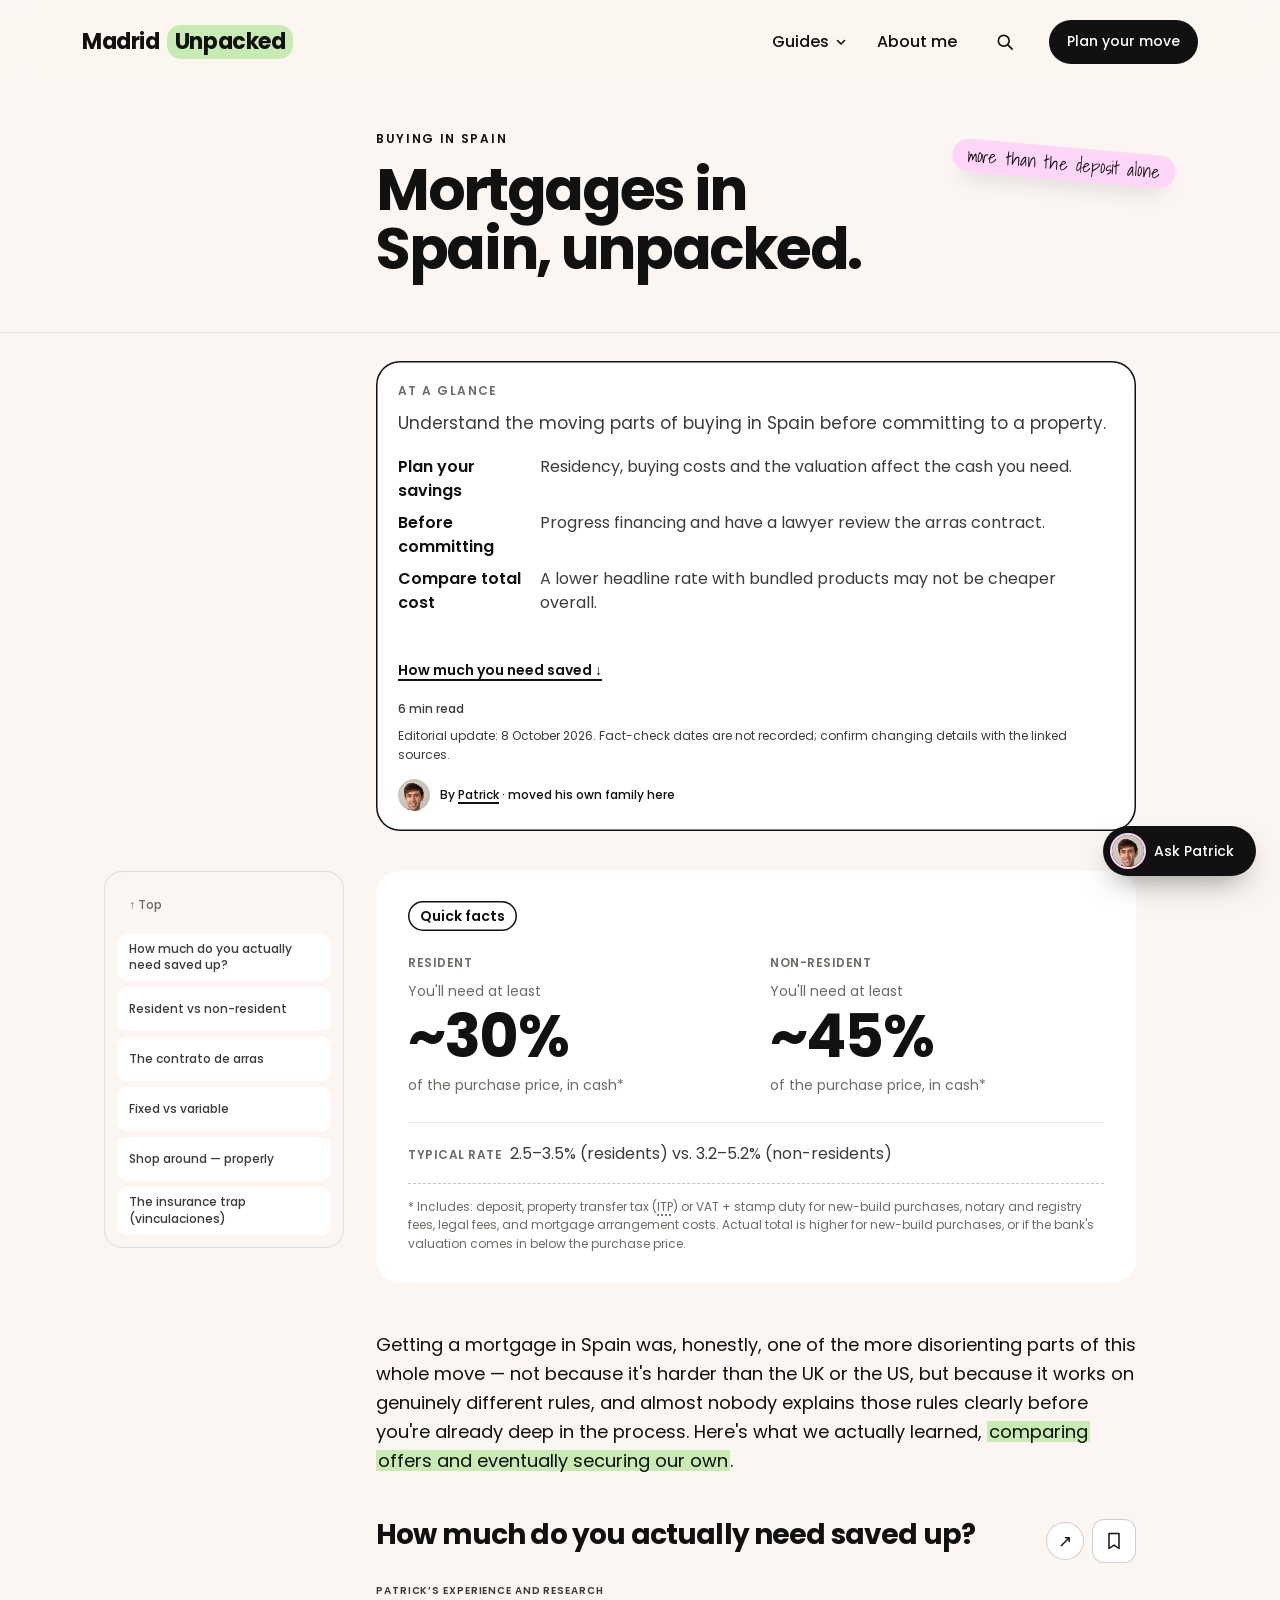
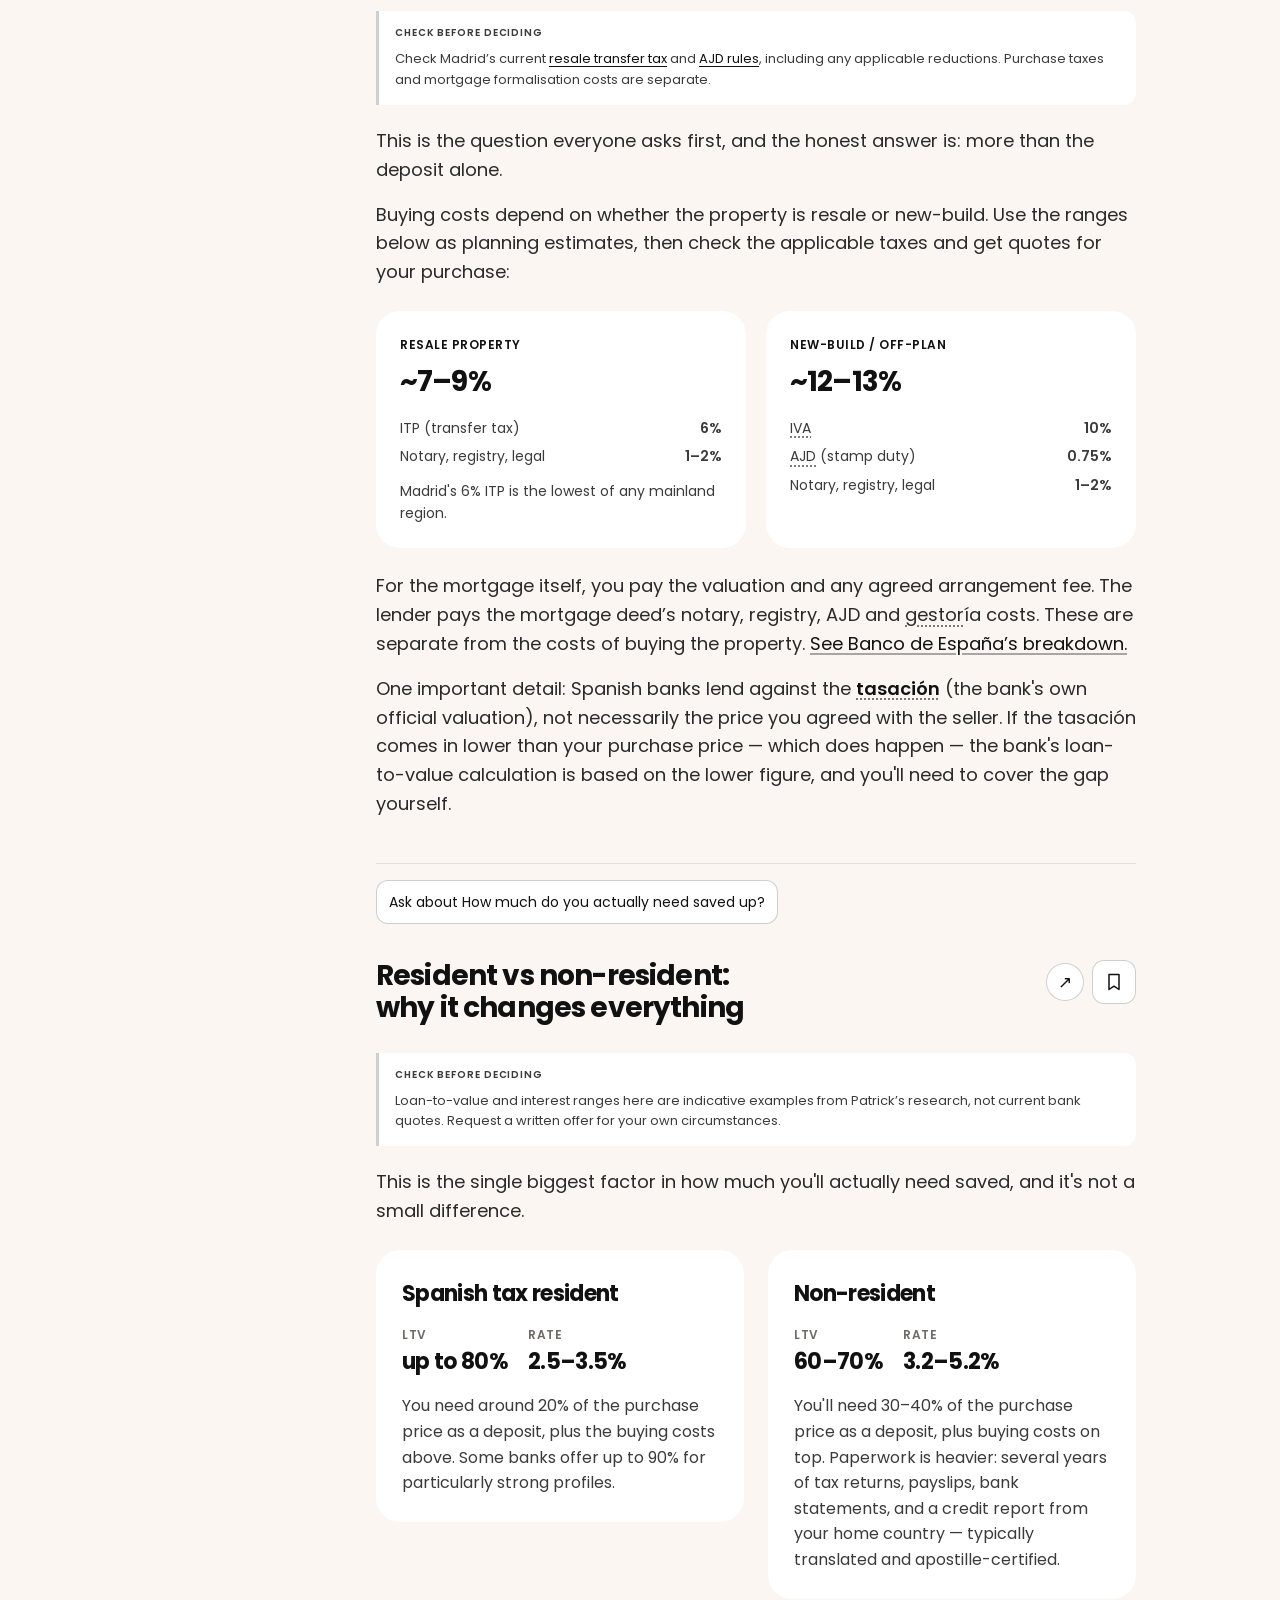
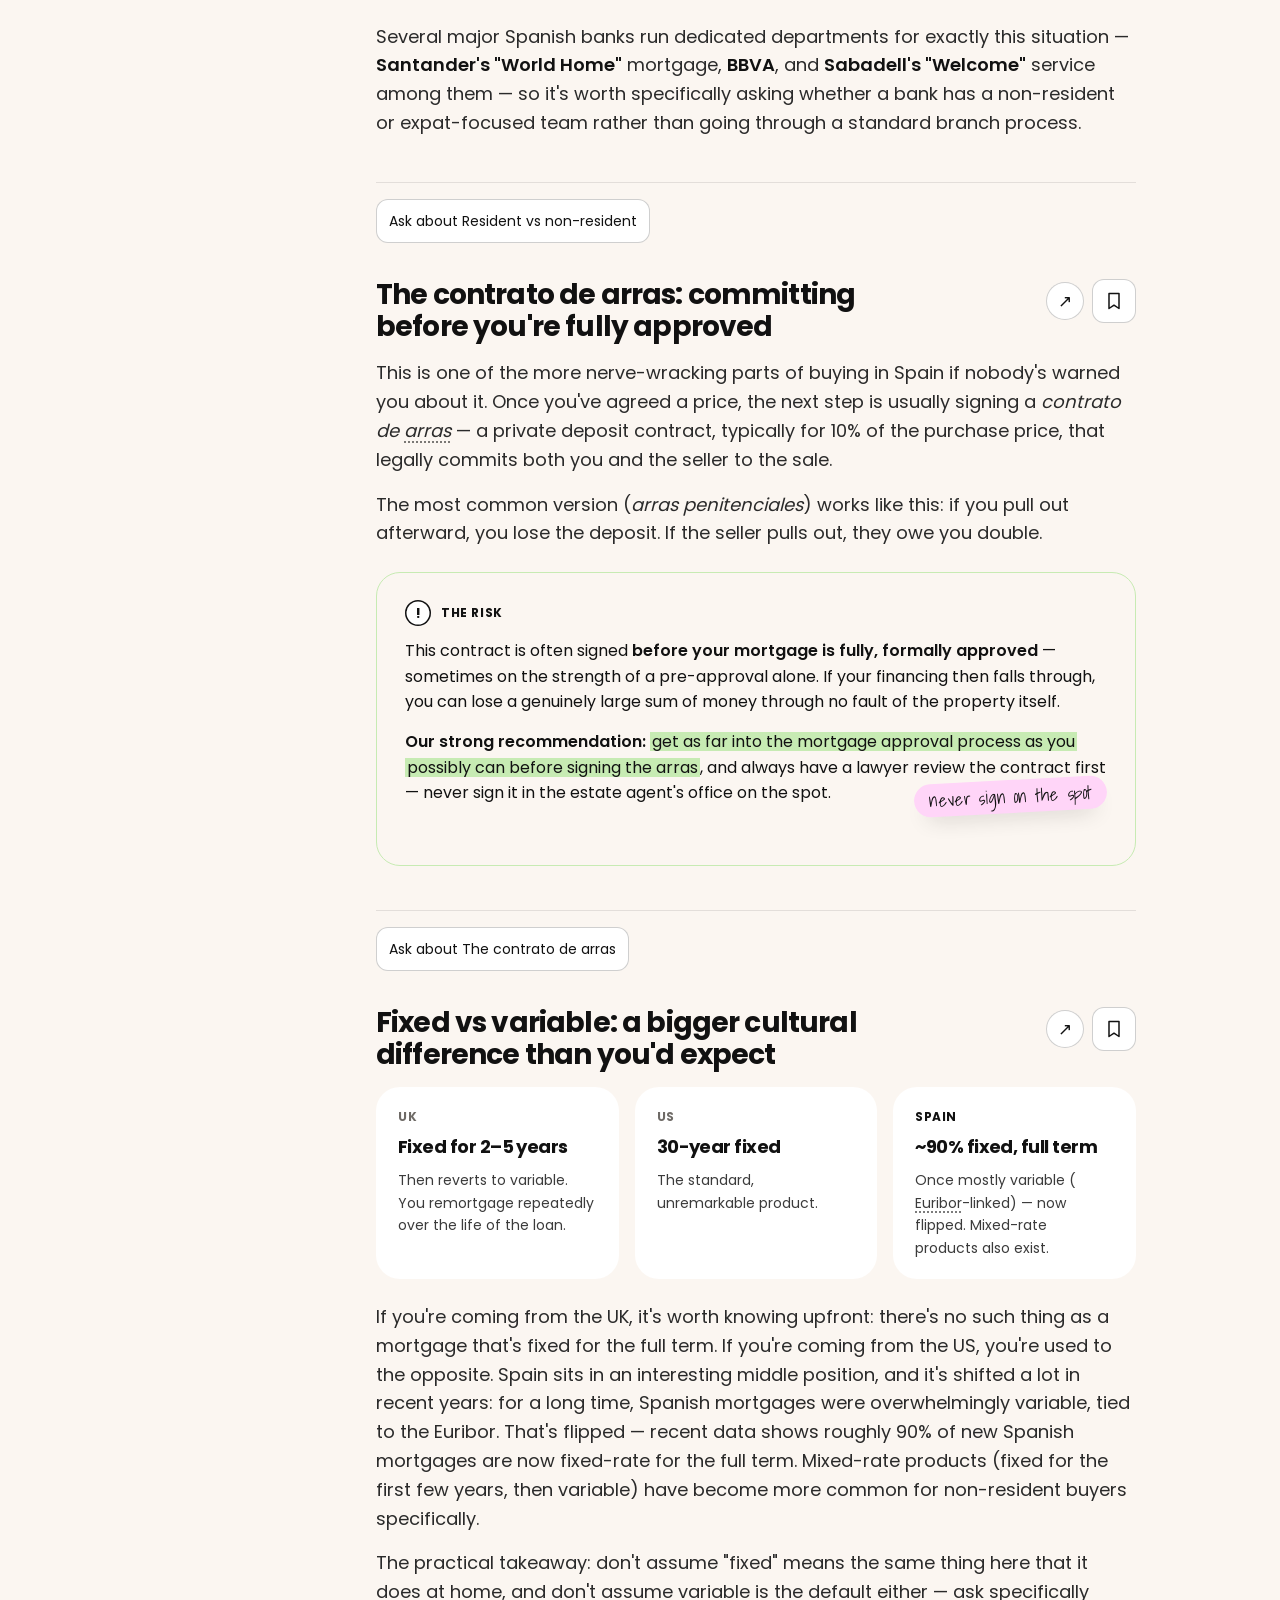
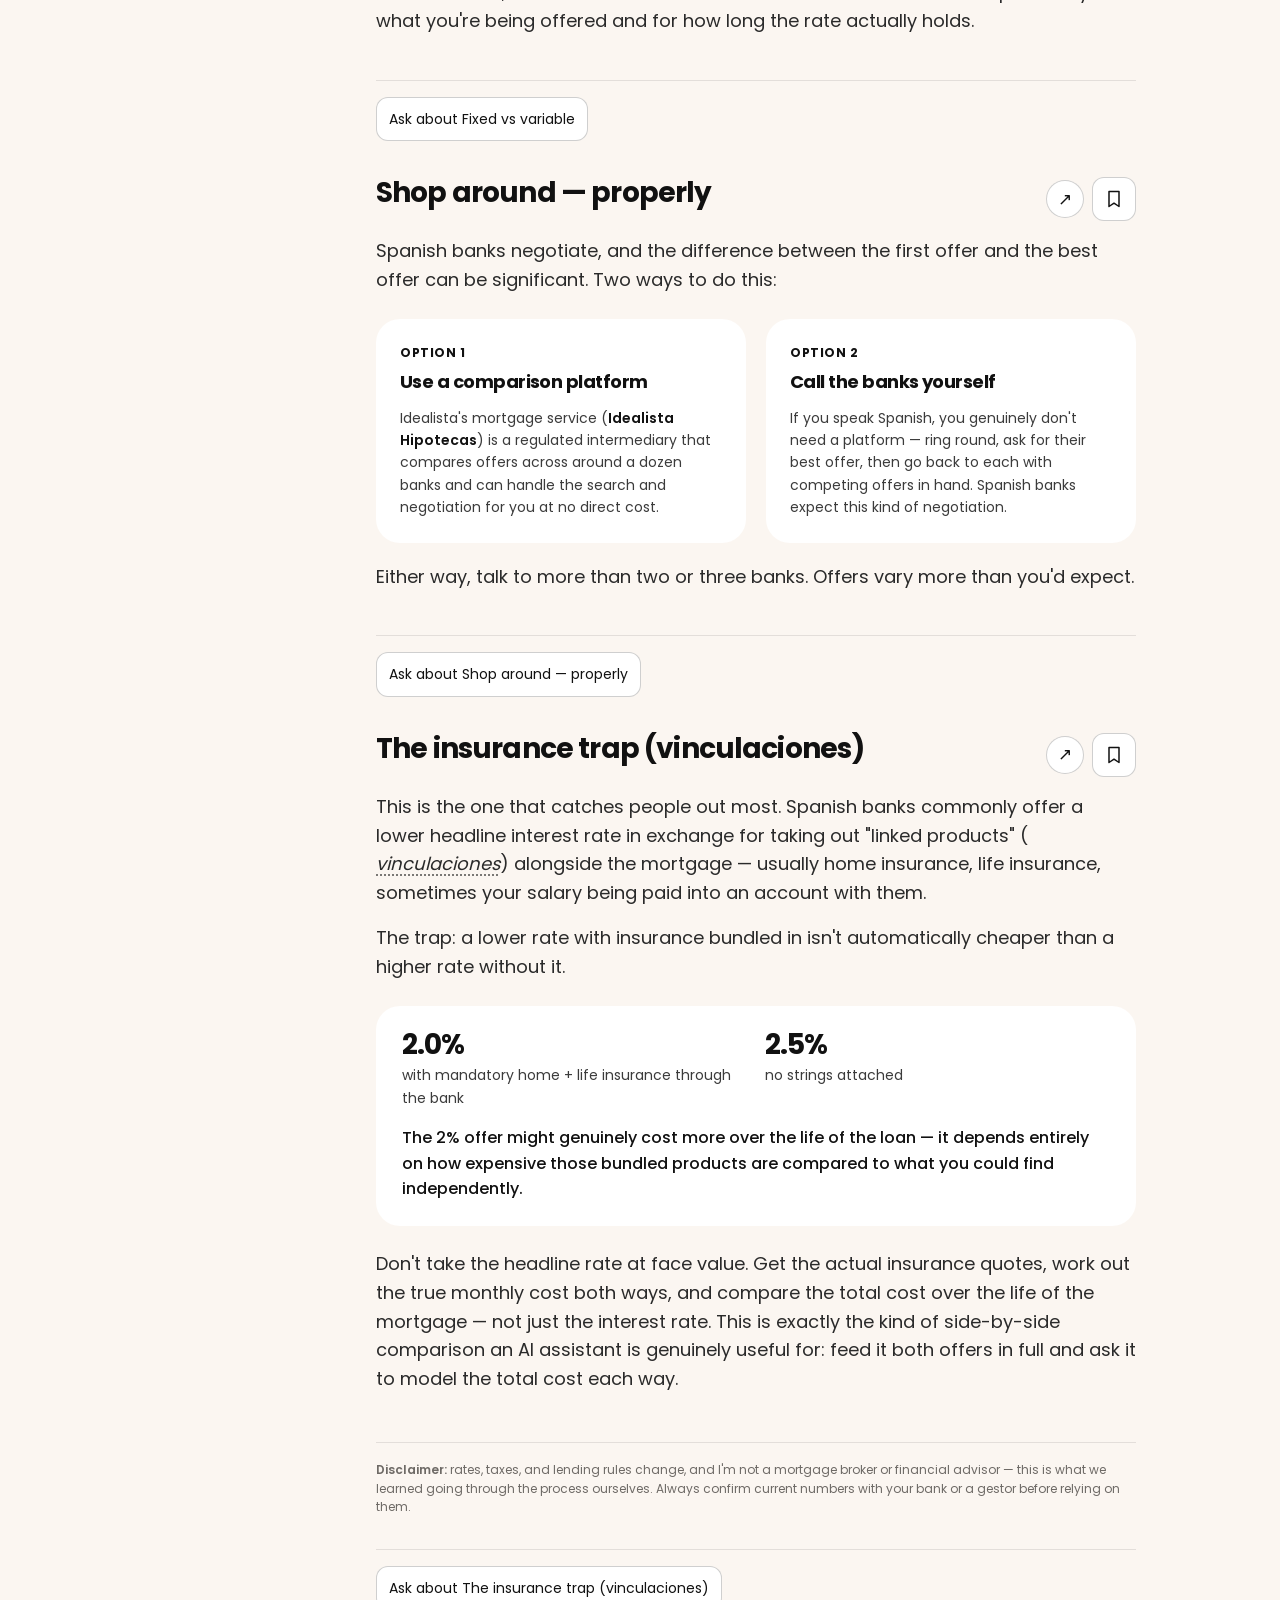
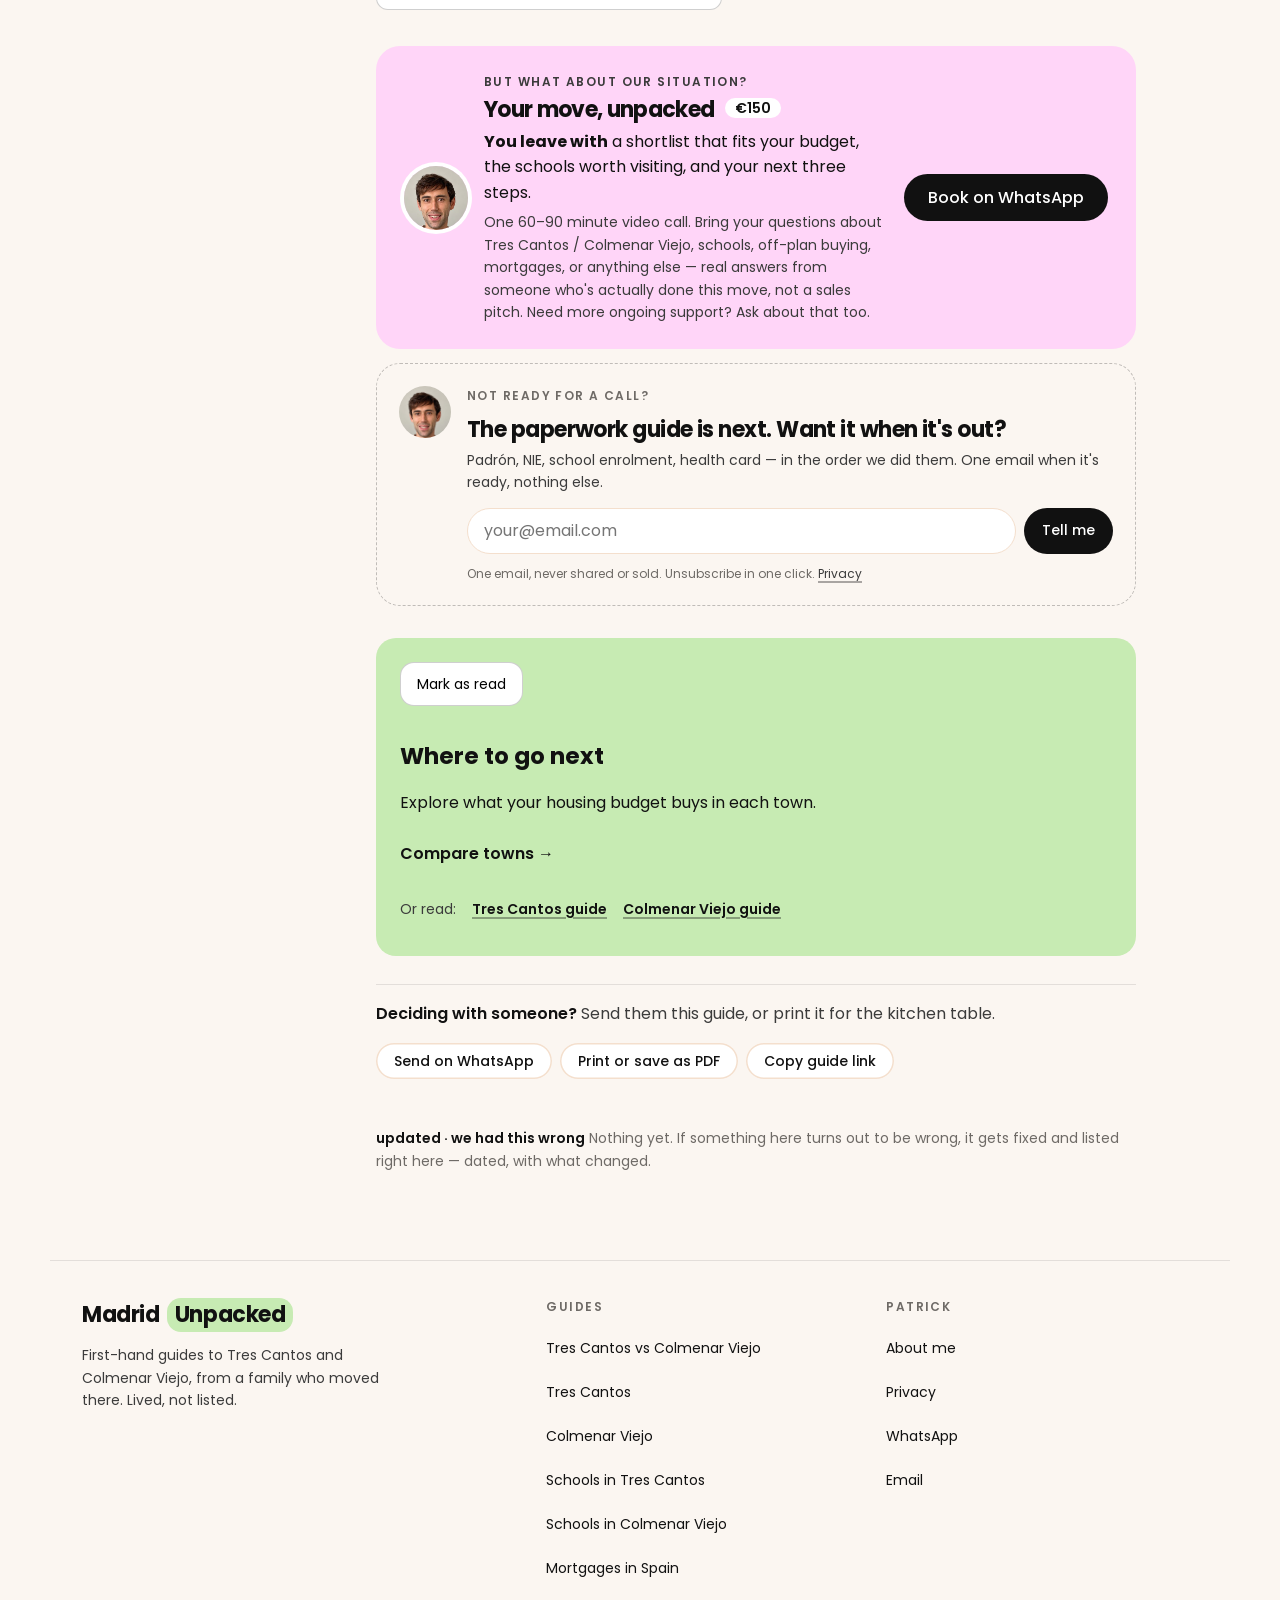
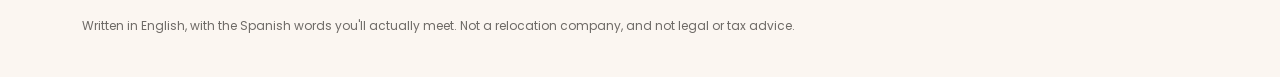
<file: test/mortgages.html>
<!DOCTYPE html>
<html lang="en"><head><meta charset="utf-8">
<meta name="viewport" content="width=device-width, initial-scale=1">
<meta name="theme-color" content="#FBF6F1">
<link rel="icon" type="image/svg+xml" href="data:image/svg+xml,%3Csvg%20xmlns='http://www.w3.org/2000/svg'%20viewBox='0%200%2064%2064'%3E%3Crect%20width='64'%20height='64'%20rx='16'%20fill='%23C7EBB3'/%3E%3Cpath%20d='M18%2018v16a14%2014%200%200%200%2028%200V18'%20fill='none'%20stroke='%23111'%20stroke-width='8'%20stroke-linecap='round'/%3E%3C/svg%3E">
<title>Mortgages in Spain, unpacked — Madrid Unpacked</title><meta name="description" content="A first-hand guide to buying a home and mortgages in Spain: planning your savings, resident and non-resident examples, purchase costs and linked products."><link rel="canonical" href="https://madridunpacked.com/mortgages"><meta property="og:type" content="article"><meta property="og:site_name" content="Madrid Unpacked"><meta property="og:locale" content="en_GB"><meta property="og:title" content="Mortgages in Spain, unpacked — Madrid Unpacked"><meta property="og:description" content="A first-hand guide to buying a home and mortgages in Spain: planning your savings, resident and non-resident examples, purchase costs and linked products."><meta property="og:url" content="https://madridunpacked.com/mortgages"><meta property="og:image" content="https://madridunpacked.com/assets/share-card.jpg"><meta property="og:image:width" content="1200"><meta property="og:image:height" content="630"><meta property="og:image:alt" content="Madrid Unpacked — first-hand guides to moving your family to Madrid Norte"><meta name="twitter:card" content="summary_large_image"><meta name="twitter:title" content="Mortgages in Spain, unpacked — Madrid Unpacked"><meta name="twitter:description" content="A first-hand guide to buying a home and mortgages in Spain: planning your savings, resident and non-resident examples, purchase costs and linked products."><meta name="twitter:image" content="https://madridunpacked.com/assets/share-card.jpg"><link rel="stylesheet" href="./assets/site.css"><link rel="preload" href="./assets/poppins-400.woff2" as="font" type="font/woff2" crossorigin=""><link rel="preload" href="./assets/poppins-700.woff2" as="font" type="font/woff2" crossorigin=""><script src="./assets/analytics.js" defer></script><script src="./assets/site.js" defer></script></head><body data-static-page="mortgages" id="top" data-ga4-id="G-T36BG7CPYB"><a href="#main-content" class="skip-link">Skip to content</a><main class="page active" id="mortgages" data-screen-label="Mortgages in Spain">


<div style="font-family: 'Poppins', sans-serif; background: #FBF6F1; color: #111; line-height: 1.6; overflow-x: clip;">

  <!-- NAV -->
  <div class="navbar"><div class="nav">
    <a href="./home.html" class="wm">Madrid <i>Unpacked</i></a>
    <div class="nav-links">
      <div class="gm" data-gm><button type="button" class="gm-btn" aria-expanded="false" aria-controls="gm-mortgages">Guides<svg viewbox="0 0 12 12" aria-hidden="true"><path d="M2.5 4.5 6 8l3.5-3.5" fill="none" stroke="currentColor" stroke-width="1.6" stroke-linecap="round" stroke-linejoin="round"></path></svg></button><div class="gm-panel" id="gm-mortgages" hidden><a href="./compare.html" class="gm-feature" data-track="comparison_click" data-place="nav_menu"><span class="gm-feature-eb">Start here</span><b>Tres Cantos vs Colmenar Viejo</b><small>Nine minutes apart, side by side: housing, schools, the commute and everyday life.</small><span class="gm-feature-go">Compare the two towns →</span></a><div class="gm-col"><p class="gm-h">Towns</p><a href="./tres-cantos.html" class="gm-item"><i style="background:#F4DFCD"></i><span><b>Tres Cantos</b><small>The planned town: schools, commute, price</small></span></a><a href="./colmenar-viejo.html" class="gm-item"><i style="background:#C7EBB3"></i><span><b>Colmenar Viejo<em>we live here</em></b><small>The pueblo, more house for the money</small></span></a></div><div class="gm-col"><p class="gm-h">Schools</p><a href="./schools-tres-cantos.html" class="gm-item"><i style="background:#F4DFCD"></i><span><b>Schools in Tres Cantos</b><small>State, concertada and private</small></span></a><a href="./schools-colmenar-viejo.html" class="gm-item"><i style="background:#C7EBB3"></i><span><b>Schools in Colmenar Viejo<em>we live here</em></b><small>Seven schools, neighbourhood by neighbourhood</small></span></a></div><div class="gm-col"><p class="gm-h">Money</p><a href="#top" class="gm-item" aria-current="page"><i style="background:#fff"></i><span><b>Mortgages in Spain</b><small>What you need saved, and the traps</small></span></a></div><a href="./guides.html" class="gm-all">Browse all guides →</a><a href="./about.html" class="gm-all gm-about">About Patrick →</a></div></div>
      <a href="./about.html" class="nav-about">About me</a>
      <a class="b1 sm" href="#mortgages-call" data-track="offer_nav_click" aria-label="Plan your move: €150 call"><span class="nav-plan-full">Plan your move</span><span class="nav-plan-short">€150 call</span></a></div>
  <a href="#mortgages-call" class="app-call" data-track="offer_nav_click" data-place="mobile_header" aria-label="Plan your move with Patrick">Plan your move</a></div></div>

  <!-- HEADER -->
  <div class="gd-head white" id="main-content" tabindex="-1">
    <div class="in">
      <span aria-hidden="true" class="hw hp abs" style="transform: rotate(5deg);">more than the deposit alone</span>
      <p class="eb">Buying in Spain</p>
      <h1>Mortgages in Spain, unpacked.</h1>
      </div>
  </div>
  <div class="sv-wrap"><div class="sv"><p class="lbl">At a glance</p><p class="guide-summary">Understand the moving parts of buying in Spain before committing to a property.</p><dl><div><dt>Plan your savings</dt><dd>Residency, buying costs and the valuation affect the cash you need.</dd></div><div><dt>Before committing</dt><dd>Progress financing and have a lawyer review the arras contract.</dd></div><div><dt>Compare total cost</dt><dd>A lower headline rate with bundled products may not be cheaper overall.</dd></div></dl><a class="sv-go" href="#mortgages-how-much-do-you-actually-need-saved-up" data-track="short_version_jump">How much you need saved ↓</a><p class="gd-meta">6 min read</p>
      <p class="guide-update">Editorial update: 8 October 2026. Fact-check dates are not recorded; confirm changing details with the linked sources.</p><p class="gd-by"><i class="gd-by-av" role="img" aria-label="Patrick"></i><span>By <a href="./about.html">Patrick</a> · moved his own family here</span></p>
    </div></div>
  <div class="toc" data-toc><details class="toc-mobile"><summary>Contents <span data-current-chapter>Choose a section</span></summary><nav class="toc-chapters" aria-label="Guide chapters"><a href="#top" class="top">↑ Top</a><a href="#mortgages-how-much-do-you-actually-need-saved-up">How much do you actually need saved up?</a><a href="#mortgages-resident-vs-non-resident-why-it-changes-everything">Resident vs non-resident</a><a href="#mortgages-the-contrato-de-arras-committing-before-you-re-fully-approved">The contrato de arras</a><a href="#mortgages-fixed-vs-variable-a-bigger-cultural-difference-than-you-d-expect">Fixed vs variable</a><a href="#mortgages-shop-around-properly">Shop around — properly</a><a href="#mortgages-the-insurance-trap-vinculaciones">The insurance trap (vinculaciones)</a></nav></details><div class="toc-in"><a href="#top" class="top">↑ Top</a><a href="#mortgages-how-much-do-you-actually-need-saved-up">How much do you actually need saved up?</a><a href="#mortgages-resident-vs-non-resident-why-it-changes-everything">Resident vs non-resident</a><a href="#mortgages-the-contrato-de-arras-committing-before-you-re-fully-approved">The contrato de arras</a><a href="#mortgages-fixed-vs-variable-a-bigger-cultural-difference-than-you-d-expect">Fixed vs variable</a><a href="#mortgages-shop-around-properly">Shop around — properly</a><a href="#mortgages-the-insurance-trap-vinculaciones">The insurance trap (vinculaciones)</a></div></div>

  <!-- QUICK FACTS -->
  <div style="max-width: 760px; margin: 0 auto 48px; padding: 0 clamp(16px,5vw,32px);">
    <div style="background: #fff; border-radius: 24px; padding: 30px 32px;">
      <div style="display: inline-block; background: #fff; box-shadow: inset 0 0 0 1.5px #111; border-radius: 100px; padding: 4px 12px; font-size: 14px; font-weight: 600; margin-bottom: 22px;">Quick facts</div>
      <div style="display: grid; grid-template-columns: repeat(auto-fit, minmax(220px, 1fr)); gap: 28px;">
        <div>
          <div style="color: #6E6A66; font-size: 12px; text-transform: uppercase; letter-spacing: 0.5px; font-weight: 600; margin-bottom: 8px;">Resident</div>
          <div style="color: #6E6A66; font-size: 14px; margin-bottom: 2px;">You'll need at least</div>
          <div style="color: #111; font-size: clamp(44px, 9vw, 60px); font-weight: 700; font-family: 'Poppins', sans-serif; letter-spacing: -0.03em; line-height: 1.05;">~30%</div>
          <div style="color: #6E6A66; font-size: 14px; margin-top: 6px;">of the purchase price, in cash*</div>
        </div>
        <div>
          <div style="color: #6E6A66; font-size: 12px; text-transform: uppercase; letter-spacing: 0.5px; font-weight: 600; margin-bottom: 8px;">Non-resident</div>
          <div style="color: #6E6A66; font-size: 14px; margin-bottom: 2px;">You'll need at least</div>
          <div style="color: #111; font-size: clamp(44px, 9vw, 60px); font-weight: 700; font-family: 'Poppins', sans-serif; letter-spacing: -0.03em; line-height: 1.05;">~45%</div>
          <div style="color: #6E6A66; font-size: 14px; margin-top: 6px;">of the purchase price, in cash*</div>
        </div>
      </div>
      <div style="border-top: 1px solid rgba(17,17,17,.1); margin-top: 26px; padding-top: 18px; color: #3B3B3B; font-size: 16px;">
        <span style="color: #6E6A66; font-size: 12px; text-transform: uppercase; letter-spacing: 0.5px; font-weight: 600; margin-right: 8px;">Typical rate</span>2.5–3.5% (residents) vs. 3.2–5.2% (non-residents)
      </div>
      <div style="color: #6E6A66; font-size: 12px; line-height: 1.55; margin-top: 16px; padding-top: 14px; border-top: 1px dashed rgba(17,17,17,.25);">* Includes: deposit, property transfer tax (ITP) or VAT + stamp duty for new-build purchases, notary and registry fees, legal fees, and mortgage arrangement costs. Actual total is higher for new-build purchases, or if the bank's valuation comes in below the purchase price.</div>
    </div>
  </div>

  <!-- BODY -->
  <div style="max-width: 760px; margin: 0 auto; padding: 0 clamp(16px,5vw,32px) 40px;">

    <p style="font-size: 18px; color: #111; margin: 0 0 44px;">Getting a mortgage in Spain was, honestly, one of the more disorienting parts of this whole move — not because it's harder than the UK or the US, but because it works on genuinely different rules, and almost nobody explains those rules clearly before you're already deep in the process. Here's what we actually learned, <mark>comparing offers and eventually securing our own</mark>.</p>

    <h2 style="font-family: 'Poppins', sans-serif; font-size: 28px; font-weight: 700; letter-spacing: -0.03em; line-height: 1.15; color: #111; margin: 0 0 16px;" id="mortgages-how-much-do-you-actually-need-saved-up">How much do you actually need saved up?</h2>
    <p class="content-label experience-label">Patrick’s experience and research</p><p class="source-note"><span class="content-label">Check before deciding</span>Check Madrid’s current <a href="https://www.comunidad.madrid/atencion-contribuyente/transmisiones-patrimoniales-onerosas">resale transfer tax</a> and <a href="https://www.comunidad.madrid/atencion-contribuyente/actos-juridicos-documentados">AJD rules</a>, including any applicable reductions. Purchase taxes and mortgage formalisation costs are separate.</p><p style="font-size: 18px; color: #2A2A2A; margin: 0 0 16px;">This is the question everyone asks first, and the honest answer is: more than the deposit alone.</p>
    <p style="font-size: 18px; color: #2A2A2A; margin: 0 0 24px;">Buying costs depend on whether the property is resale or new-build. Use the ranges below as planning estimates, then check the applicable taxes and get quotes for your purchase:</p>
    <div style="display: grid; grid-template-columns: repeat(auto-fit, minmax(260px, 1fr)); gap: 20px; margin-bottom: 24px;">
      <div style="background: #fff; border-radius: 24px; padding: 24px;">
        <div style="font-size: 12px; text-transform: uppercase; letter-spacing: 0.5px; font-weight: 600; color: #111; margin-bottom: 6px;">Resale property</div>
        <div style="font-family: 'Poppins', sans-serif; letter-spacing: -0.03em; font-size: 28px; font-weight: 700; color: #111; margin-bottom: 12px;">~7–9%</div>
        <div style="display: flex; flex-direction: column; gap: 6px; font-size: 14px; color: #3B3B3B;">
          <div style="display: flex; justify-content: space-between; gap: 12px;"><span>ITP (transfer tax)</span><span style="font-weight: 600;">6%</span></div>
          <div style="display: flex; justify-content: space-between; gap: 12px;"><span>Notary, registry, legal</span><span style="font-weight: 600;">1–2%</span></div>
        </div>
        <div style="font-size: 14px; color: #3B3B3B; margin-top: 12px;">Madrid's 6% ITP is the lowest of any mainland region.</div>
      </div>
      <div style="background: #fff; border-radius: 24px; padding: 24px;">
        <div style="font-size: 12px; text-transform: uppercase; letter-spacing: 0.5px; font-weight: 600; color: #111; margin-bottom: 6px;">New-build / off-plan</div>
        <div style="font-family: 'Poppins', sans-serif; letter-spacing: -0.03em; font-size: 28px; font-weight: 700; color: #111; margin-bottom: 12px;">~12–13%</div>
        <div style="display: flex; flex-direction: column; gap: 6px; font-size: 14px; color: #3B3B3B;">
          <div style="display: flex; justify-content: space-between; gap: 12px;"><span>IVA</span><span style="font-weight: 600;">10%</span></div>
          <div style="display: flex; justify-content: space-between; gap: 12px;"><span>AJD (stamp duty)</span><span style="font-weight: 600;">0.75%</span></div>
          <div style="display: flex; justify-content: space-between; gap: 12px;"><span>Notary, registry, legal</span><span style="font-weight: 600;">1–2%</span></div>
        </div>
      </div>
    </div>
    <p style="font-size: 18px; color: #2A2A2A; margin: 0 0 16px;">For the mortgage itself, you pay the valuation and any agreed arrangement fee. The lender pays the mortgage deed’s notary, registry, AJD and gestoría costs. These are separate from the costs of buying the property. <a href="https://clientebancario.bde.es/pcb/es/menu-horizontal/productosservici/financiacion/hipotecas/guia-textual/primerospasoscon/Gastos_asociados_a_la_hipoteca.html">See Banco de España’s breakdown.</a></p>
    <p style="font-size: 18px; color: #2A2A2A; margin: 0 0 44px;">One important detail: Spanish banks lend against the <strong style="color: #111;">tasación</strong> (the bank's own official valuation), not necessarily the price you agreed with the seller. If the tasación comes in lower than your purchase price — which does happen — the bank's loan-to-value calculation is based on the lower figure, and you'll need to cover the gap yourself.</p>

    <h2 style="font-family: 'Poppins', sans-serif; font-size: 28px; font-weight: 700; letter-spacing: -0.03em; line-height: 1.15; color: #111; margin: 0 0 16px;" id="mortgages-resident-vs-non-resident-why-it-changes-everything">Resident vs non-resident: why it changes everything</h2>
    <p class="source-note"><span class="content-label">Check before deciding</span>Loan-to-value and interest ranges here are indicative examples from Patrick’s research, not current bank quotes. Request a written offer for your own circumstances.</p><p style="font-size: 18px; color: #2A2A2A; margin: 0 0 24px;">This is the single biggest factor in how much you'll actually need saved, and it's not a small difference.</p>
    <div style="display: grid; grid-template-columns: repeat(auto-fit, minmax(260px, 1fr)); gap: 24px; margin-bottom: 24px;">
      <div style="background: #fff; border-radius: 24px; padding: 26px;">
        <h3 style="font-family: 'Poppins', sans-serif; letter-spacing: -0.03em; font-size: 22px; font-weight: 700; color: #111; margin: 0 0 14px;">Spanish tax resident</h3>
        <div style="display: flex; gap: 20px; flex-wrap: wrap; margin-bottom: 14px;">
          <div><div style="font-size: 12px; text-transform: uppercase; letter-spacing: 0.5px; font-weight: 600; color: #6E6A66;">LTV</div><div style="font-family: 'Poppins', sans-serif; letter-spacing: -0.03em; font-size: 22px; font-weight: 700; color: #111;">up to 80%</div></div>
          <div><div style="font-size: 12px; text-transform: uppercase; letter-spacing: 0.5px; font-weight: 600; color: #6E6A66;">Rate</div><div style="font-family: 'Poppins', sans-serif; letter-spacing: -0.03em; font-size: 22px; font-weight: 700; color: #111;">2.5–3.5%</div></div>
        </div>
        <p style="font-size: 16px; color: #3B3B3B; margin: 0;">You need around 20% of the purchase price as a deposit, plus the buying costs above. Some banks offer up to 90% for particularly strong profiles.</p>
      </div>
      <div style="background: #fff; border-radius: 24px; padding: 26px;">
        <h3 style="font-family: 'Poppins', sans-serif; letter-spacing: -0.03em; font-size: 22px; font-weight: 700; color: #111; margin: 0 0 14px;">Non-resident</h3>
        <div style="display: flex; gap: 20px; flex-wrap: wrap; margin-bottom: 14px;">
          <div><div style="font-size: 12px; text-transform: uppercase; letter-spacing: 0.5px; font-weight: 600; color: #6E6A66;">LTV</div><div style="font-family: 'Poppins', sans-serif; letter-spacing: -0.03em; font-size: 22px; font-weight: 700; color: #111;">60–70%</div></div>
          <div><div style="font-size: 12px; text-transform: uppercase; letter-spacing: 0.5px; font-weight: 600; color: #6E6A66;">Rate</div><div style="font-family: 'Poppins', sans-serif; letter-spacing: -0.03em; font-size: 22px; font-weight: 700; color: #111;">3.2–5.2%</div></div>
        </div>
        <p style="font-size: 16px; color: #3B3B3B; margin: 0;">You'll need 30–40% of the purchase price as a deposit, plus buying costs on top. Paperwork is heavier: several years of tax returns, payslips, bank statements, and a credit report from your home country — typically translated and apostille-certified.</p>
      </div>
    </div>
    <p style="font-size: 18px; color: #2A2A2A; margin: 0 0 44px;">Several major Spanish banks run dedicated departments for exactly this situation — <strong style="color: #111;">Santander's "World Home"</strong> mortgage, <strong style="color: #111;">BBVA</strong>, and <strong style="color: #111;">Sabadell's "Welcome"</strong> service among them — so it's worth specifically asking whether a bank has a non-resident or expat-focused team rather than going through a standard branch process.</p>

    <h2 style="font-family: 'Poppins', sans-serif; font-size: 28px; font-weight: 700; letter-spacing: -0.03em; line-height: 1.15; color: #111; margin: 0 0 16px;" id="mortgages-the-contrato-de-arras-committing-before-you-re-fully-approved">The contrato de arras: committing before you're fully approved</h2>
    <p style="font-size: 18px; color: #2A2A2A; margin: 0 0 16px;">This is one of the more nerve-wracking parts of buying in Spain if nobody's warned you about it. Once you've agreed a price, the next step is usually signing a <em>contrato de arras</em> — a private deposit contract, typically for 10% of the purchase price, that legally commits both you and the seller to the sale.</p>
    <p style="font-size: 18px; color: #2A2A2A; margin: 0 0 24px;">The most common version (<em>arras penitenciales</em>) works like this: if you pull out afterward, you lose the deposit. If the seller pulls out, they owe you double.</p>
    <div style="border: 1.5px solid #C7EBB3; border-radius: 24px; padding: 26px 28px; margin-bottom: 44px; background: #FBF6F1;">
      <div style="display: flex; align-items: center; gap: 10px; margin-bottom: 12px;">
        <span style="flex-shrink: 0; width: 26px; height: 26px; border-radius: 50%; background: #fff; box-shadow: inset 0 0 0 1.5px #111; display: flex; align-items: center; justify-content: center; font-size: 14px; font-weight: 700; color: #111; margin-top: 1px;">!</span>
        <span style="font-size: 12px; font-weight: 700; text-transform: uppercase; letter-spacing: 0.6px; color: #111;">The risk</span>
      </div>
      <p style="font-size: 16px; color: #111; margin: 0 0 14px;">This contract is often signed <strong style="color: #111;">before your mortgage is fully, formally approved</strong> — sometimes on the strength of a pre-approval alone. If your financing then falls through, you can lose a genuinely large sum of money through no fault of the property itself.</p>
      <p style="font-size: 16px; color: #111; margin: 0;"><strong style="color: #111;">Our strong recommendation:</strong> <mark>get as far into the mortgage approval process as you possibly can before signing the arras</mark>, and always have a lawyer review the contract first — never sign it in the estate agent's office on the spot.</p>
    <div class="hw-row" aria-hidden="true"><span class="hw hp" style="transform: rotate(-3deg);">never sign on the spot</span></div>
    </div>

    <h2 style="font-family: 'Poppins', sans-serif; font-size: 28px; font-weight: 700; letter-spacing: -0.03em; line-height: 1.15; color: #111; margin: 0 0 16px;" id="mortgages-fixed-vs-variable-a-bigger-cultural-difference-than-you-d-expect">Fixed vs variable: a bigger cultural difference than you'd expect</h2>
    <div style="display: grid; grid-template-columns: repeat(auto-fit, minmax(200px, 1fr)); gap: 16px; margin-bottom: 24px;">
      <div style="background: #fff; border-radius: 24px; padding: 20px 22px;">
        <div style="font-size: 12px; text-transform: uppercase; letter-spacing: 0.5px; font-weight: 700; color: #6E6A66; margin-bottom: 6px;">UK</div>
        <div style="font-family: 'Poppins', sans-serif; letter-spacing: -0.03em; font-size: 18px; font-weight: 700; color: #111; margin-bottom: 8px;">Fixed for 2–5 years</div>
        <p style="font-size: 14px; color: #3B3B3B; margin: 0;">Then reverts to variable. You remortgage repeatedly over the life of the loan.</p>
      </div>
      <div style="background: #fff; border-radius: 24px; padding: 20px 22px;">
        <div style="font-size: 12px; text-transform: uppercase; letter-spacing: 0.5px; font-weight: 700; color: #6E6A66; margin-bottom: 6px;">US</div>
        <div style="font-family: 'Poppins', sans-serif; letter-spacing: -0.03em; font-size: 18px; font-weight: 700; color: #111; margin-bottom: 8px;">30-year fixed</div>
        <p style="font-size: 14px; color: #3B3B3B; margin: 0;">The standard, unremarkable product.</p>
      </div>
      <div style="background: #fff; border-radius: 24px; padding: 20px 22px;">
        <div style="font-size: 12px; text-transform: uppercase; letter-spacing: 0.5px; font-weight: 700; color: #111; margin-bottom: 6px;">Spain</div>
        <div style="font-family: 'Poppins', sans-serif; letter-spacing: -0.03em; font-size: 18px; font-weight: 700; color: #111; margin-bottom: 8px;">~90% fixed, full term</div>
        <p style="font-size: 14px; color: #3B3B3B; margin: 0;">Once mostly variable (Euribor-linked) — now flipped. Mixed-rate products also exist.</p>
      </div>
    </div>
    <p style="font-size: 18px; color: #2A2A2A; margin: 0 0 16px;">If you're coming from the UK, it's worth knowing upfront: there's no such thing as a mortgage that's fixed for the full term. If you're coming from the US, you're used to the opposite. Spain sits in an interesting middle position, and it's shifted a lot in recent years: for a long time, Spanish mortgages were overwhelmingly variable, tied to the Euribor. That's flipped — recent data shows roughly 90% of new Spanish mortgages are now fixed-rate for the full term. Mixed-rate products (fixed for the first few years, then variable) have become more common for non-resident buyers specifically.</p>
    <p style="font-size: 18px; color: #2A2A2A; margin: 0 0 44px;">The practical takeaway: don't assume "fixed" means the same thing here that it does at home, and don't assume variable is the default either — ask specifically what you're being offered and for how long the rate actually holds.</p>

    <h2 style="font-family: 'Poppins', sans-serif; font-size: 28px; font-weight: 700; letter-spacing: -0.03em; line-height: 1.15; color: #111; margin: 0 0 16px;" id="mortgages-shop-around-properly">Shop around — properly</h2>
    <p style="font-size: 18px; color: #2A2A2A; margin: 0 0 24px;">Spanish banks negotiate, and the difference between the first offer and the best offer can be significant. Two ways to do this:</p>
    <div style="display: grid; grid-template-columns: repeat(auto-fit, minmax(260px, 1fr)); gap: 20px; margin-bottom: 20px;">
      <div style="background: #fff; border-radius: 24px; padding: 24px;">
        <div style="font-size: 12px; text-transform: uppercase; letter-spacing: 0.5px; font-weight: 700; color: #111; margin-bottom: 6px;">Option 1</div>
        <h3 style="font-family: 'Poppins', sans-serif; letter-spacing: -0.03em; font-size: 18px; font-weight: 700; color: #111; margin: 0 0 10px;">Use a comparison platform</h3>
        <p style="font-size: 14px; color: #3B3B3B; margin: 0;">Idealista's mortgage service (<strong style="color: #111;">Idealista Hipotecas</strong>) is a regulated intermediary that compares offers across around a dozen banks and can handle the search and negotiation for you at no direct cost.</p>
      </div>
      <div style="background: #fff; border-radius: 24px; padding: 24px;">
        <div style="font-size: 12px; text-transform: uppercase; letter-spacing: 0.5px; font-weight: 700; color: #111; margin-bottom: 6px;">Option 2</div>
        <h3 style="font-family: 'Poppins', sans-serif; letter-spacing: -0.03em; font-size: 18px; font-weight: 700; color: #111; margin: 0 0 10px;">Call the banks yourself</h3>
        <p style="font-size: 14px; color: #3B3B3B; margin: 0;">If you speak Spanish, you genuinely don't need a platform — ring round, ask for their best offer, then go back to each with competing offers in hand. Spanish banks expect this kind of negotiation.</p>
      </div>
    </div>
    <p style="font-size: 18px; color: #2A2A2A; margin: 0 0 44px;">Either way, talk to more than two or three banks. Offers vary more than you'd expect.</p>

    <h2 style="font-family: 'Poppins', sans-serif; font-size: 28px; font-weight: 700; letter-spacing: -0.03em; line-height: 1.15; color: #111; margin: 0 0 16px;" id="mortgages-the-insurance-trap-vinculaciones">The insurance trap (vinculaciones)</h2>
    <p style="font-size: 18px; color: #2A2A2A; margin: 0 0 16px;">This is the one that catches people out most. Spanish banks commonly offer a lower headline interest rate in exchange for taking out "linked products" (<em>vinculaciones</em>) alongside the mortgage — usually home insurance, life insurance, sometimes your salary being paid into an account with them.</p>
    <p style="font-size: 18px; color: #2A2A2A; margin: 0 0 24px;">The trap: a lower rate with insurance bundled in isn't automatically cheaper than a higher rate without it.</p>
    <div style="background: #fff; border-radius: 24px; padding: 24px 26px; margin-bottom: 24px;">
      <div style="display: grid; grid-template-columns: repeat(auto-fit, minmax(180px, 1fr)); gap: 18px; margin-bottom: 16px;">
        <div>
          <div style="font-family: 'Poppins', sans-serif; letter-spacing: -0.03em; font-size: 28px; font-weight: 700; color: #111; line-height: 1.1;">2.0%</div>
          <div style="font-size: 14px; color: #3B3B3B; margin-top: 4px;">with mandatory home + life insurance through the bank</div>
        </div>
        <div>
          <div style="font-family: 'Poppins', sans-serif; letter-spacing: -0.03em; font-size: 28px; font-weight: 700; color: #111; line-height: 1.1;">2.5%</div>
          <div style="font-size: 14px; color: #3B3B3B; margin-top: 4px;">no strings attached</div>
        </div>
      </div>
      <p style="font-size: 16px; color: #111; margin: 0; font-weight: 500;">The 2% offer might genuinely cost more over the life of the loan — it depends entirely on how expensive those bundled products are compared to what you could find independently.</p>
    </div>
    <p style="font-size: 18px; color: #2A2A2A; margin: 0 0 48px;">Don't take the headline rate at face value. Get the actual insurance quotes, work out the true monthly cost both ways, and compare the total cost over the life of the mortgage — not just the interest rate. This is exactly the kind of side-by-side comparison an AI assistant is genuinely useful for: feed it both offers in full and ask it to model the total cost each way.</p>

    <p style="font-size: 12px; color: #6E6A66; margin: 0 0 32px; padding-top: 18px; border-top: 1px solid rgba(17,17,17,.1); line-height: 1.55;"><span style="font-weight: 600;">Disclaimer:</span> rates, taxes, and lending rules change, and I'm not a mortgage broker or financial advisor — this is what we learned going through the process ourselves. Always confirm current numbers with your bank or a gestor before relying on them.</p>

    <div class="share">
      <p><b>Deciding with someone?</b> Send them this guide, or print it for the kitchen table.</p>
      <div class="share-btns"><a href="./home.html" class="b2 sm share-wa" data-share data-track="share_click">Send on WhatsApp</a><button type="button" class="b2 sm" data-print data-track="print">Print or save as PDF</button><button type="button" class="b2 sm" data-copy-guide>Copy guide link</button></div>
    <div class="copy-feedback"><p data-copy-status role="status"></p><label class="copy-fallback" hidden>Copy this link<input type="text" readonly aria-label="Guide link to copy"></label></div></div>
    <div class="gd-end">
    <div class="gd-call" id="mortgages-call" data-offer="">
      <i class="av" role="img" aria-label="Patrick"></i>
      <div>
        <p class="eb">But what about our situation?</p>
        <h3>Your move, unpacked <span class="price">€150</span></h3>
        <p class="call-out"><b>You leave with</b> a shortlist that fits your budget, the schools worth visiting, and your next three steps.</p>
        <p>One 60–90 minute video call. Bring your questions about Tres Cantos / Colmenar Viejo, schools, off-plan buying, mortgages, or anything else — real answers from someone who's actually done this move, not a sales pitch. Need more ongoing support? Ask about that too.</p>
      </div>
      <a href="https://wa.me/34615191390?text=Hi%20Patrick%2C%20I%27d%20like%20to%20book%20the%20%E2%80%9CYour%20move%2C%20unpacked%E2%80%9D%20call%20%2860%E2%80%9390%20min%2C%20%E2%82%AC150%29.%20I%27m%20reading%20%E2%80%9CMortgages%20in%20Spain%2C%20unpacked%E2%80%9D.%20We%27re%20looking%20at%20" data-track="booking_click" class="b1" style="white-space: nowrap;" data-place="guide_offer">Book on WhatsApp</a>
    </div>
    <form class="signup" novalidate>
      <i class="av-sm" role="img" aria-label="Patrick" style='background-image: url("./assets/patrick-avatar.jpg");'></i>
      <div class="signup-body">
        <p class="lbl">Not ready for a call?</p>
        <h3>The paperwork guide is next. Want it when it's out?</h3>
        <p class="sub">Padrón, NIE, school enrolment, health card — in the order we did them. One email when it's ready, nothing else.</p>
        <div class="signup-row">
          <label class="sr" for="em-mortgages">Your email</label>
          <input id="em-mortgages" type="email" inputmode="email" autocomplete="email" placeholder="your@email.com" required>
          <button type="submit" class="b1 sm">Tell me</button>
        </div>
        <p class="signup-msg" aria-live="polite"></p>
        <p class="signup-priv">One email, never shared or sold. Unsubscribe in one click. <a href="./privacy.html">Privacy</a></p>
      </div>
    </form>
    </div>
    <nav class="rn-line" aria-label="Read next"><p class="lbl">Read next</p><div class="rn-main"><a href="./compare.html" data-track="readnext_click"><b>Tres Cantos vs Colmenar Viejo<i aria-hidden="true">→</i></b> <span>Now that you know what it costs, which town?</span></a></div><p class="or">Or: <a data-track="readnext_click" href="./tres-cantos.html">Tres Cantos guide</a> · <a data-track="readnext_click" href="./colmenar-viejo.html">Colmenar Viejo guide</a></p></nav>
        <p class="corrections"><b>updated · we had this wrong</b> Nothing yet. If something here turns out to be wrong, it gets fixed and listed right here — dated, with what changed.</p>

  </div>

  <!-- FOOTER -->
  <footer class="foot2">
    <div class="foot2-in">
      <div class="foot2-brand"><span class="wm">Madrid <i>Unpacked</i></span><p>First-hand guides to Tres Cantos and Colmenar Viejo, from a family who moved there. Lived, not listed.</p></div>
      <nav aria-label="Guides"><p class="lbl">Guides</p><a href="./compare.html" data-track="comparison_click">Tres Cantos vs Colmenar Viejo</a><a href="./tres-cantos.html">Tres Cantos</a><a href="./colmenar-viejo.html">Colmenar Viejo</a><a href="./schools-tres-cantos.html">Schools in Tres Cantos</a><a href="./schools-colmenar-viejo.html">Schools in Colmenar Viejo</a><a href="#top">Mortgages in Spain</a></nav>
      <nav aria-label="Patrick"><p class="lbl">Patrick</p><a href="./about.html">About me</a><a href="./privacy.html">Privacy</a><a href="https://wa.me/34615191390?text=Hi%20Patrick%2C%20we%27re%20looking%20at%20Tres%20Cantos%20/%20Colmenar%20Viejo%20and%20I%20have%20a%20question%3A%20">WhatsApp</a><a href="mailto:patrickjharris91@gmail.com?subject=Question%20about%20moving%20to%20Madrid%20Norte">Email</a></nav>
    </div>
    <p class="foot2-small">Written in English, with the Spanish words you'll actually meet. Not a relocation company, and not legal or tax advice.</p>
  </footer>

  

</div>

</main>

<nav class="mobile-tabs" aria-label="Main navigation">
  <a class="mobile-tab" data-mobile-tab="home" href="./home.html"><svg viewbox="0 0 24 24" aria-hidden="true"><path d="m3 10 9-7 9 7v10H15v-6H9v6H3Z"></path></svg><span>Home</span></a>
  <a class="mobile-tab" data-mobile-tab="guides" href="./guides.html" aria-current="page"><svg viewbox="0 0 24 24" aria-hidden="true"><path d="M12 5v15M12 5C9 3 5 3 2 4v15c3-1 7-1 10 1 3-2 7-2 10-1V4c-3-1-7-1-10 1Z"></path></svg><span>Guides</span></a>
  <a class="mobile-tab" data-mobile-tab="compare" href="./compare.html"><svg viewbox="0 0 24 24" aria-hidden="true"><rect x="3" y="4" width="7" height="16" rx="2"></rect><rect x="14" y="4" width="7" height="16" rx="2"></rect><path d="M6 8h1m10 0h1M6 12h1m10 0h1"></path></svg><span>Compare</span></a>
  <a class="mobile-tab" data-mobile-tab="ask" data-open-ask href="./home.html#contact" aria-haspopup="dialog"><svg viewbox="0 0 24 24" aria-hidden="true"><path d="M21 11a8 8 0 0 1-8 8H7l-5 3 2-6a8 8 0 0 1-1-5 9 9 0 0 1 18 0Z"></path><path d="M8 10h.01M12 10h.01M16 10h.01"></path></svg><span>Ask Patrick</span></a>
</nav>
<div id="ask-root"></div></body></html>
</file>
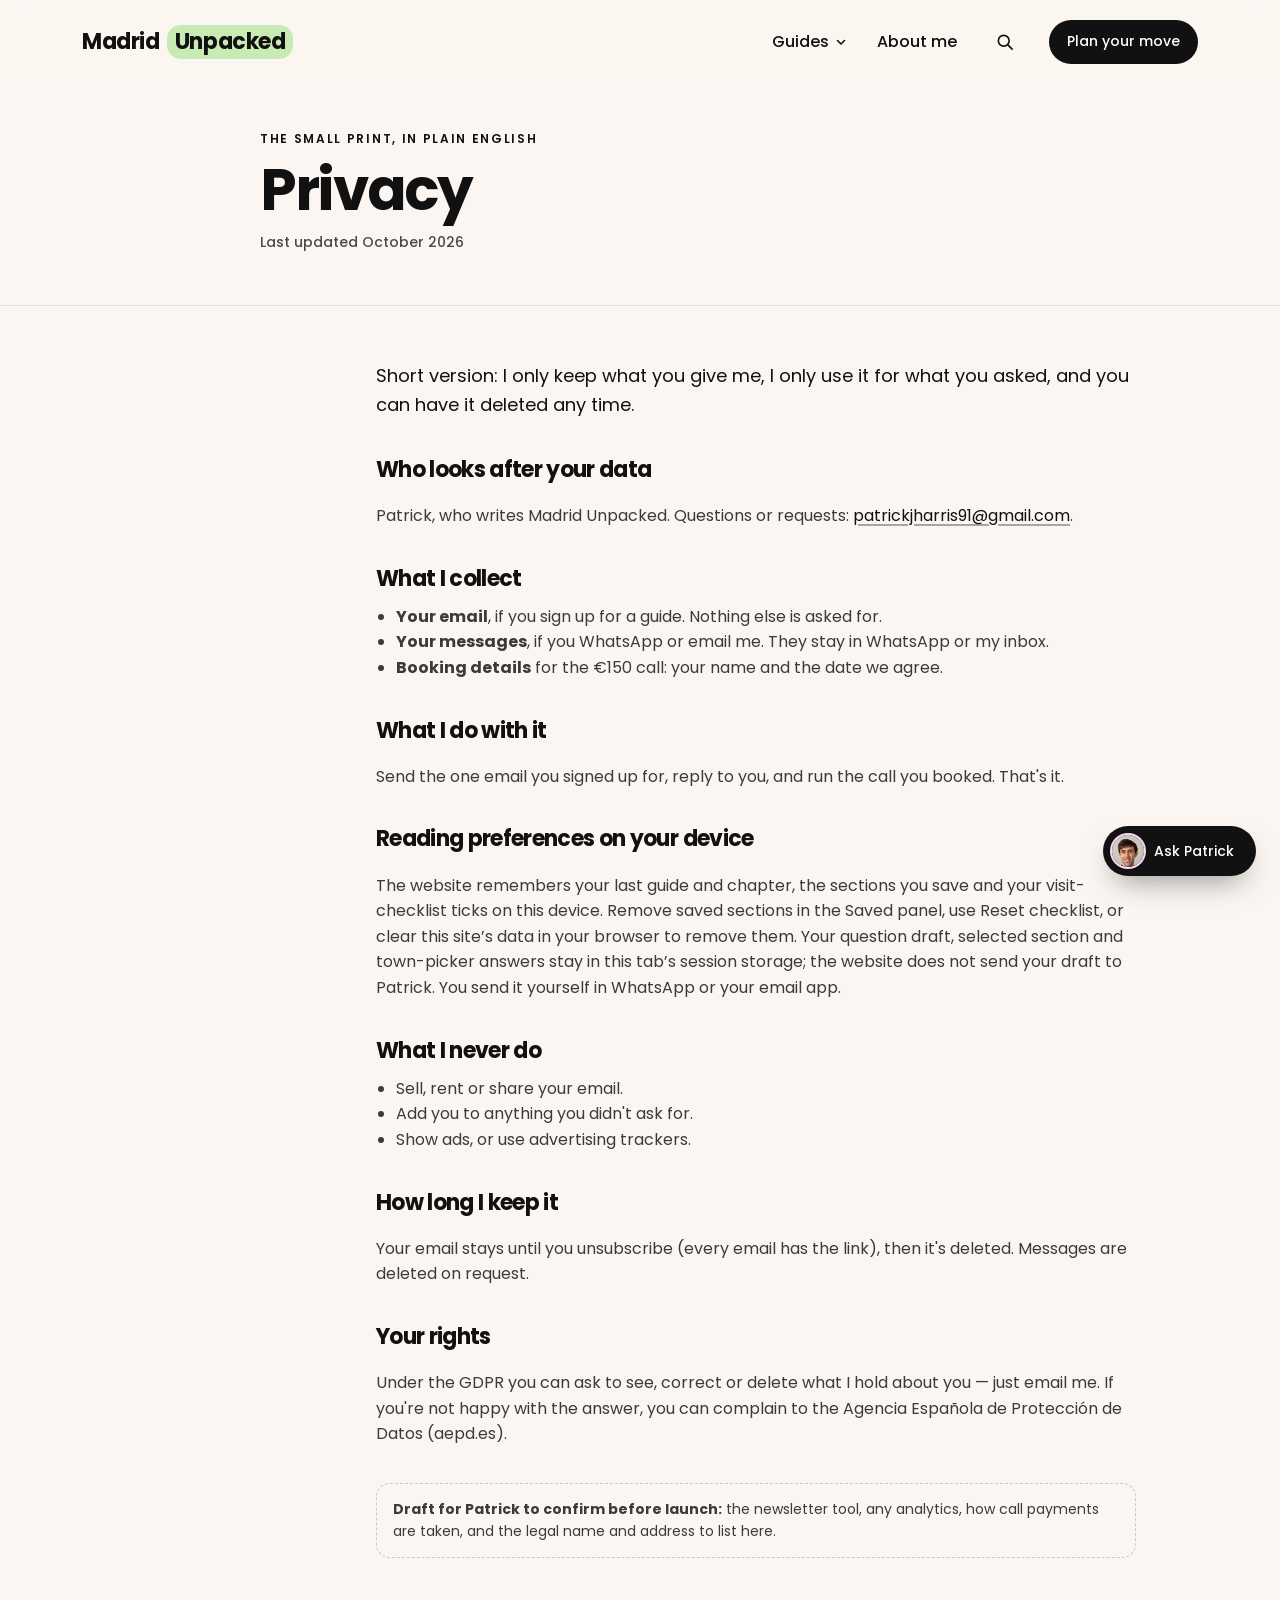
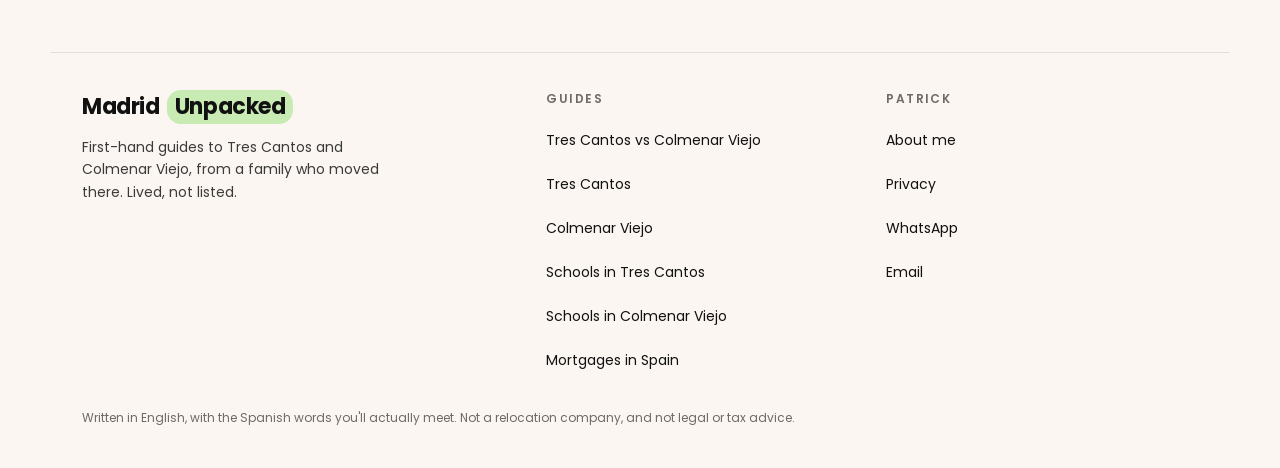
<file: test/privacy.html>
<!DOCTYPE html>
<html lang="en"><head><meta charset="utf-8">
<meta name="viewport" content="width=device-width, initial-scale=1">
<meta name="theme-color" content="#FBF6F1">
<link rel="icon" type="image/svg+xml" href="data:image/svg+xml,%3Csvg%20xmlns='http://www.w3.org/2000/svg'%20viewBox='0%200%2064%2064'%3E%3Crect%20width='64'%20height='64'%20rx='16'%20fill='%23C7EBB3'/%3E%3Cpath%20d='M18%2018v16a14%2014%200%200%200%2028%200V18'%20fill='none'%20stroke='%23111'%20stroke-width='8'%20stroke-linecap='round'/%3E%3C/svg%3E">
<title>Privacy — Madrid Unpacked</title><meta name="description" content="How Patrick handles contact and booking details for Madrid Unpacked, and how to get in touch about your data."><link rel="canonical" href="https://madridunpacked.com/privacy"><meta property="og:type" content="website"><meta property="og:site_name" content="Madrid Unpacked"><meta property="og:locale" content="en_GB"><meta property="og:title" content="Privacy — Madrid Unpacked"><meta property="og:description" content="How Patrick handles contact and booking details for Madrid Unpacked, and how to get in touch about your data."><meta property="og:url" content="https://madridunpacked.com/privacy"><meta property="og:image" content="https://madridunpacked.com/assets/share-card.jpg"><meta property="og:image:width" content="1200"><meta property="og:image:height" content="630"><meta property="og:image:alt" content="Madrid Unpacked — first-hand guides to moving your family to Madrid Norte"><meta name="twitter:card" content="summary_large_image"><meta name="twitter:title" content="Privacy — Madrid Unpacked"><meta name="twitter:description" content="How Patrick handles contact and booking details for Madrid Unpacked, and how to get in touch about your data."><meta name="twitter:image" content="https://madridunpacked.com/assets/share-card.jpg"><link rel="stylesheet" href="./assets/site.css"><link rel="preload" href="./assets/poppins-400.woff2" as="font" type="font/woff2" crossorigin=""><link rel="preload" href="./assets/poppins-700.woff2" as="font" type="font/woff2" crossorigin=""><script src="./assets/analytics.js" defer></script><script src="./assets/site.js" defer></script></head><body data-static-page="privacy" id="top" data-ga4-id="G-T36BG7CPYB"><a href="#main-content" class="skip-link">Skip to content</a><main class="page active" id="privacy" data-screen-label="Privacy">
<div style="font-family: 'Poppins', sans-serif; background: #FBF6F1; color: #111; line-height: 1.6; overflow-x: clip;">
  <!-- NAV -->
  <div class="navbar"><div class="nav">
    <a href="./home.html" class="wm">Madrid <i>Unpacked</i></a>
    <div class="nav-links">
      <div class="gm" data-gm><button type="button" class="gm-btn" aria-expanded="false" aria-controls="gm-privacy">Guides<svg viewbox="0 0 12 12" aria-hidden="true"><path d="M2.5 4.5 6 8l3.5-3.5" fill="none" stroke="currentColor" stroke-width="1.6" stroke-linecap="round" stroke-linejoin="round"></path></svg></button><div class="gm-panel" id="gm-privacy" hidden><a href="./compare.html" class="gm-feature" data-track="comparison_click" data-place="nav_menu"><span class="gm-feature-eb">Start here</span><b>Tres Cantos vs Colmenar Viejo</b><small>Nine minutes apart, side by side: housing, schools, the commute and everyday life.</small><span class="gm-feature-go">Compare the two towns →</span></a><div class="gm-col"><p class="gm-h">Towns</p><a href="./tres-cantos.html" class="gm-item"><i style="background:#F4DFCD"></i><span><b>Tres Cantos</b><small>The planned town: schools, commute, price</small></span></a><a href="./colmenar-viejo.html" class="gm-item"><i style="background:#C7EBB3"></i><span><b>Colmenar Viejo<em>we live here</em></b><small>The pueblo, more house for the money</small></span></a></div><div class="gm-col"><p class="gm-h">Schools</p><a href="./schools-tres-cantos.html" class="gm-item"><i style="background:#F4DFCD"></i><span><b>Schools in Tres Cantos</b><small>State, concertada and private</small></span></a><a href="./schools-colmenar-viejo.html" class="gm-item"><i style="background:#C7EBB3"></i><span><b>Schools in Colmenar Viejo<em>we live here</em></b><small>Seven schools, neighbourhood by neighbourhood</small></span></a></div><div class="gm-col"><p class="gm-h">Money</p><a href="./mortgages.html" class="gm-item"><i style="background:#fff"></i><span><b>Mortgages in Spain</b><small>What you need saved, and the traps</small></span></a></div><a href="./guides.html" class="gm-all">Browse all guides →</a><a href="./about.html" class="gm-all gm-about">About Patrick →</a></div></div>
      <a href="./about.html" class="nav-about">About me</a>
      <a class="b1 sm" href="./home.html#call" data-track="offer_nav_click" aria-label="Plan your move: €150 call"><span class="nav-plan-full">Plan your move</span><span class="nav-plan-short">€150 call</span></a></div>
  <a href="./home.html#call" class="app-call" data-track="offer_nav_click" data-place="mobile_header" aria-label="Plan your move with Patrick">Plan your move</a></div></div>

  <div class="gd-head white" id="main-content" tabindex="-1">
    <div class="in">
      <p class="eb">The small print, in plain English</p>
      <h1>Privacy</h1>
      <p class="gd-meta">Last updated October 2026</p>
    </div>
  </div>
  <div class="priv" style="max-width: 760px; margin: 0 auto; padding: 0 clamp(16px,5vw,32px) 40px;">
    <p class="priv-lede">Short version: I only keep what you give me, I only use it for what you asked, and you can have it deleted any time.</p>
    <h2>Who looks after your data</h2>
    <p>Patrick, who writes Madrid Unpacked. Questions or requests: <a href="mailto:patrickjharris91@gmail.com?subject=Privacy">patrickjharris91@gmail.com</a>.</p>
    <h2>What I collect</h2>
    <ul>
      <li><b>Your email</b>, if you sign up for a guide. Nothing else is asked for.</li>
      <li><b>Your messages</b>, if you WhatsApp or email me. They stay in WhatsApp or my inbox.</li>
      <li><b>Booking details</b> for the €150 call: your name and the date we agree.</li>
    </ul>
    <h2>What I do with it</h2>
    <p>Send the one email you signed up for, reply to you, and run the call you booked. That's it.</p>
    <h2>Reading preferences on your device</h2>
    <p>The website remembers your last guide and chapter, the sections you save and your visit-checklist ticks on this device. Remove saved sections in the Saved panel, use Reset checklist, or clear this site’s data in your browser to remove them. Your question draft, selected section and town-picker answers stay in this tab’s session storage; the website does not send your draft to Patrick. You send it yourself in WhatsApp or your email app.</p>
    <h2>What I never do</h2>
    <ul>
      <li>Sell, rent or share your email.</li>
      <li>Add you to anything you didn't ask for.</li>
      <li>Show ads, or use advertising trackers.</li>
    </ul>
    <h2>How long I keep it</h2>
    <p>Your email stays until you unsubscribe (every email has the link), then it's deleted. Messages are deleted on request.</p>
    <h2>Your rights</h2>
    <p>Under the GDPR you can ask to see, correct or delete what I hold about you — just email me. If you're not happy with the answer, you can complain to the Agencia Española de Protección de Datos (aepd.es).</p>
    <p class="priv-note"><b>Draft for Patrick to confirm before launch:</b> the newsletter tool, any analytics, how call payments are taken, and the legal name and address to list here.</p>
  </div>
  <!-- FOOTER -->
  <footer class="foot2">
    <div class="foot2-in">
      <div class="foot2-brand"><span class="wm">Madrid <i>Unpacked</i></span><p>First-hand guides to Tres Cantos and Colmenar Viejo, from a family who moved there. Lived, not listed.</p></div>
      <nav aria-label="Guides"><p class="lbl">Guides</p><a href="./compare.html" data-track="comparison_click">Tres Cantos vs Colmenar Viejo</a><a href="./tres-cantos.html">Tres Cantos</a><a href="./colmenar-viejo.html">Colmenar Viejo</a><a href="./schools-tres-cantos.html">Schools in Tres Cantos</a><a href="./schools-colmenar-viejo.html">Schools in Colmenar Viejo</a><a href="./mortgages.html">Mortgages in Spain</a></nav>
      <nav aria-label="Patrick"><p class="lbl">Patrick</p><a href="./about.html">About me</a><a href="#top">Privacy</a><a href="https://wa.me/34615191390?text=Hi%20Patrick%2C%20we%27re%20looking%20at%20Tres%20Cantos%20/%20Colmenar%20Viejo%20and%20I%20have%20a%20question%3A%20">WhatsApp</a><a href="mailto:patrickjharris91@gmail.com?subject=Question%20about%20moving%20to%20Madrid%20Norte">Email</a></nav>
    </div>
    <p class="foot2-small">Written in English, with the Spanish words you'll actually meet. Not a relocation company, and not legal or tax advice.</p>
  </footer>
</div>
</main>


<nav class="mobile-tabs" aria-label="Main navigation">
  <a class="mobile-tab" data-mobile-tab="home" href="./home.html"><svg viewbox="0 0 24 24" aria-hidden="true"><path d="m3 10 9-7 9 7v10H15v-6H9v6H3Z"></path></svg><span>Home</span></a>
  <a class="mobile-tab" data-mobile-tab="guides" href="./guides.html"><svg viewbox="0 0 24 24" aria-hidden="true"><path d="M12 5v15M12 5C9 3 5 3 2 4v15c3-1 7-1 10 1 3-2 7-2 10-1V4c-3-1-7-1-10 1Z"></path></svg><span>Guides</span></a>
  <a class="mobile-tab" data-mobile-tab="compare" href="./compare.html"><svg viewbox="0 0 24 24" aria-hidden="true"><rect x="3" y="4" width="7" height="16" rx="2"></rect><rect x="14" y="4" width="7" height="16" rx="2"></rect><path d="M6 8h1m10 0h1M6 12h1m10 0h1"></path></svg><span>Compare</span></a>
  <a class="mobile-tab" data-mobile-tab="ask" data-open-ask href="./home.html#contact" aria-haspopup="dialog"><svg viewbox="0 0 24 24" aria-hidden="true"><path d="M21 11a8 8 0 0 1-8 8H7l-5 3 2-6a8 8 0 0 1-1-5 9 9 0 0 1 18 0Z"></path><path d="M8 10h.01M12 10h.01M16 10h.01"></path></svg><span>Ask Patrick</span></a>
</nav>
<div id="ask-root"></div></body></html>
</file>
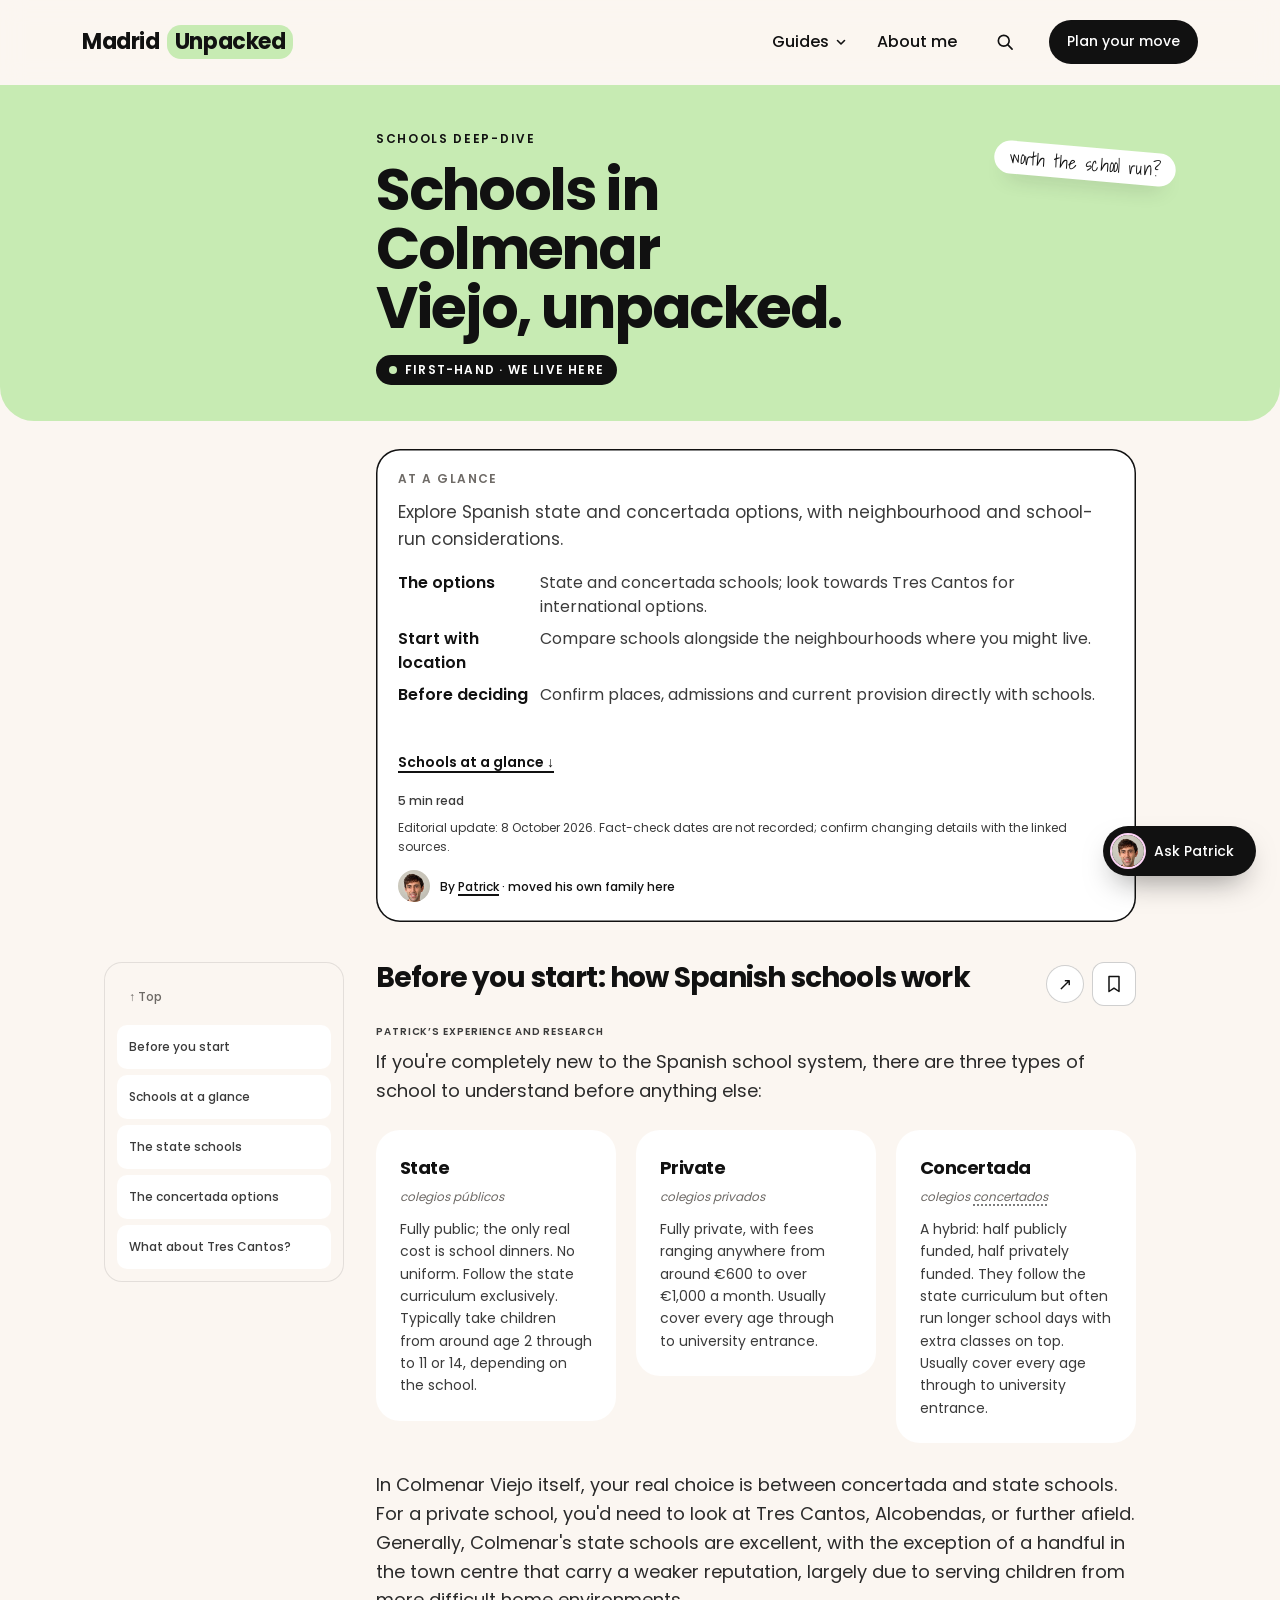
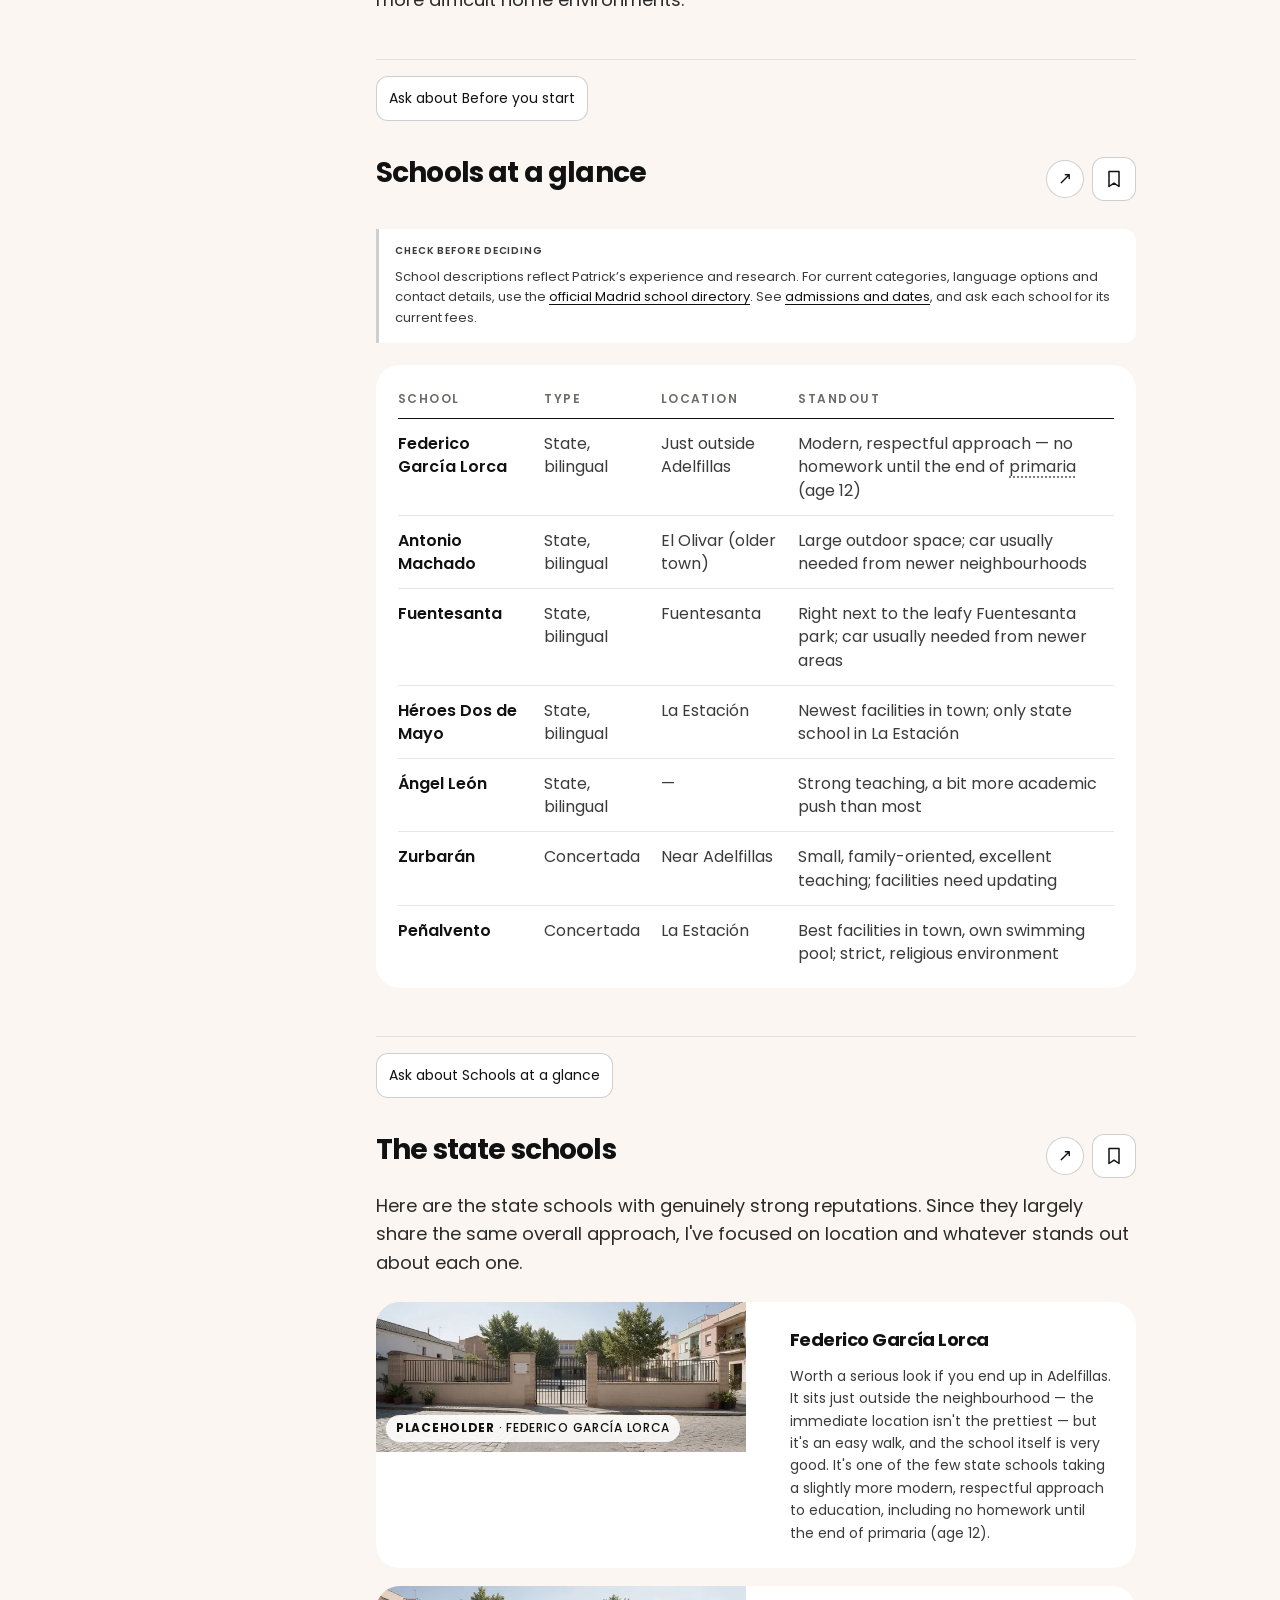
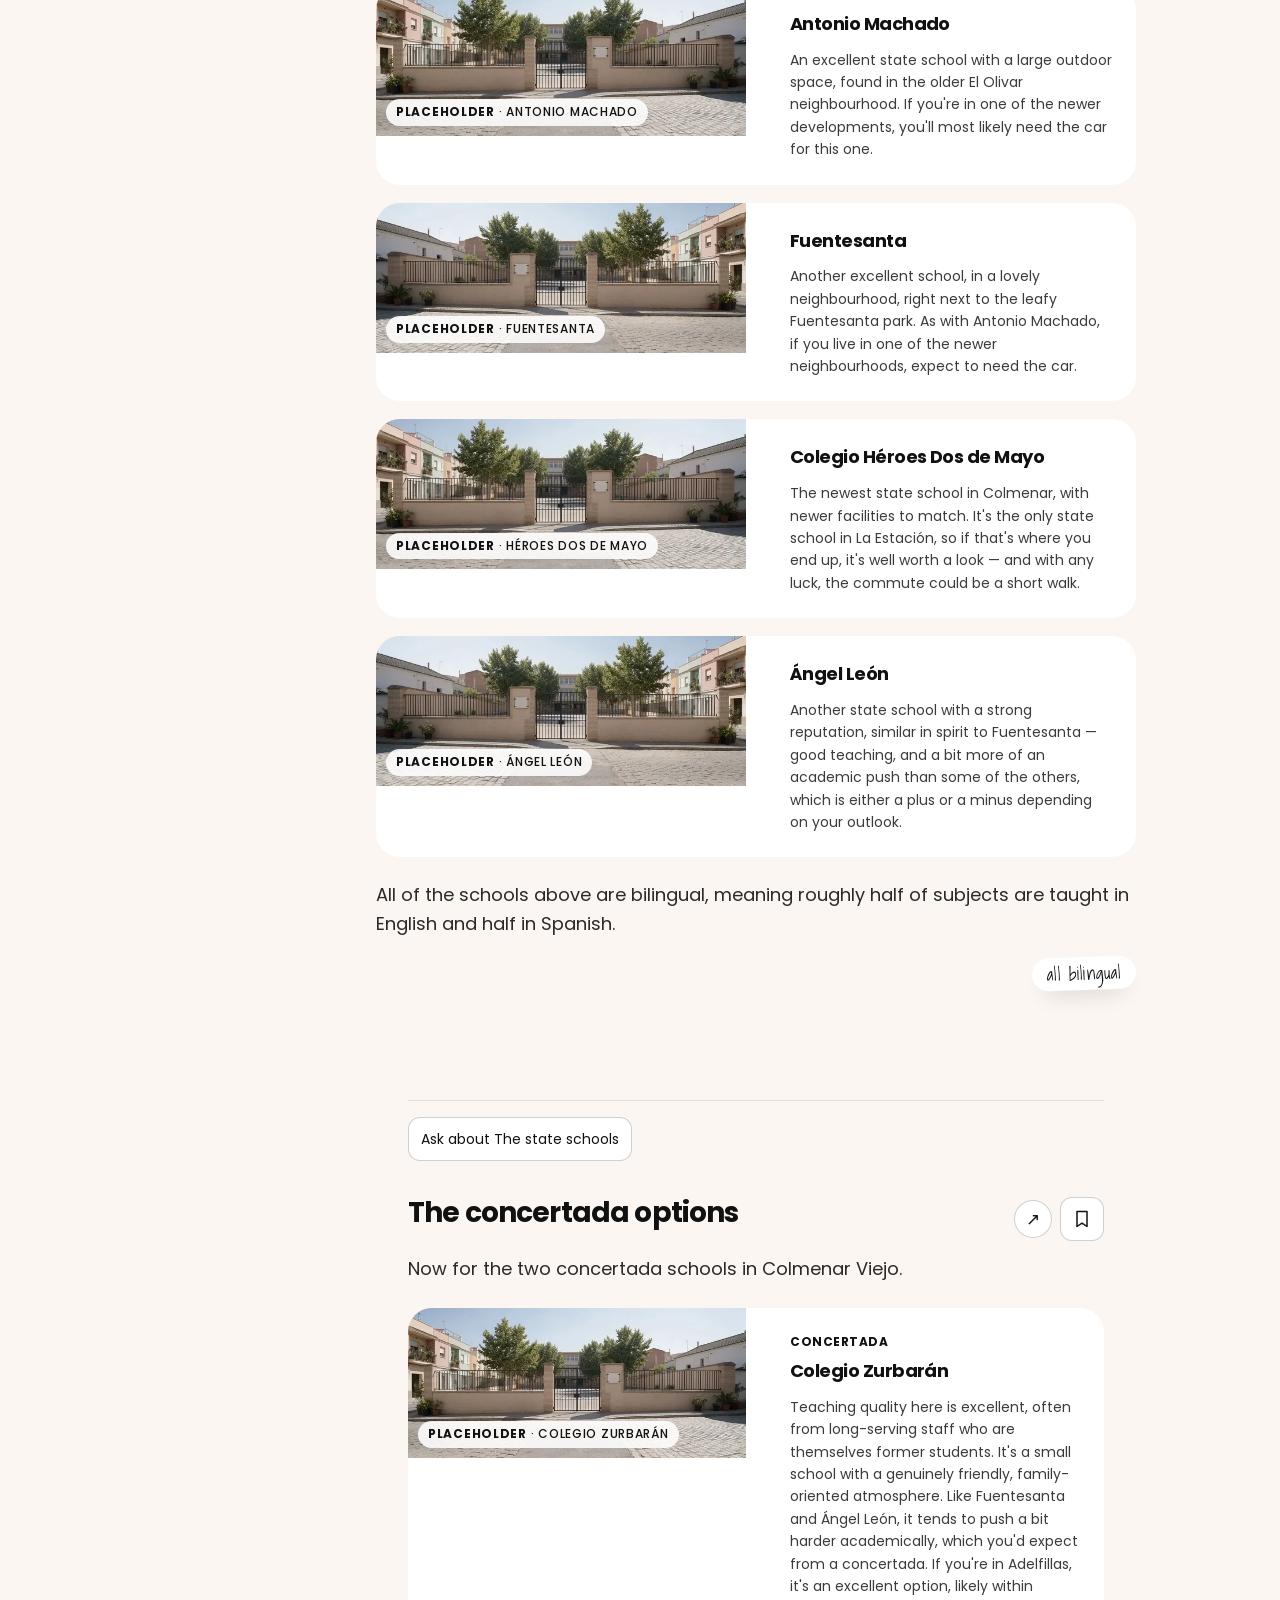
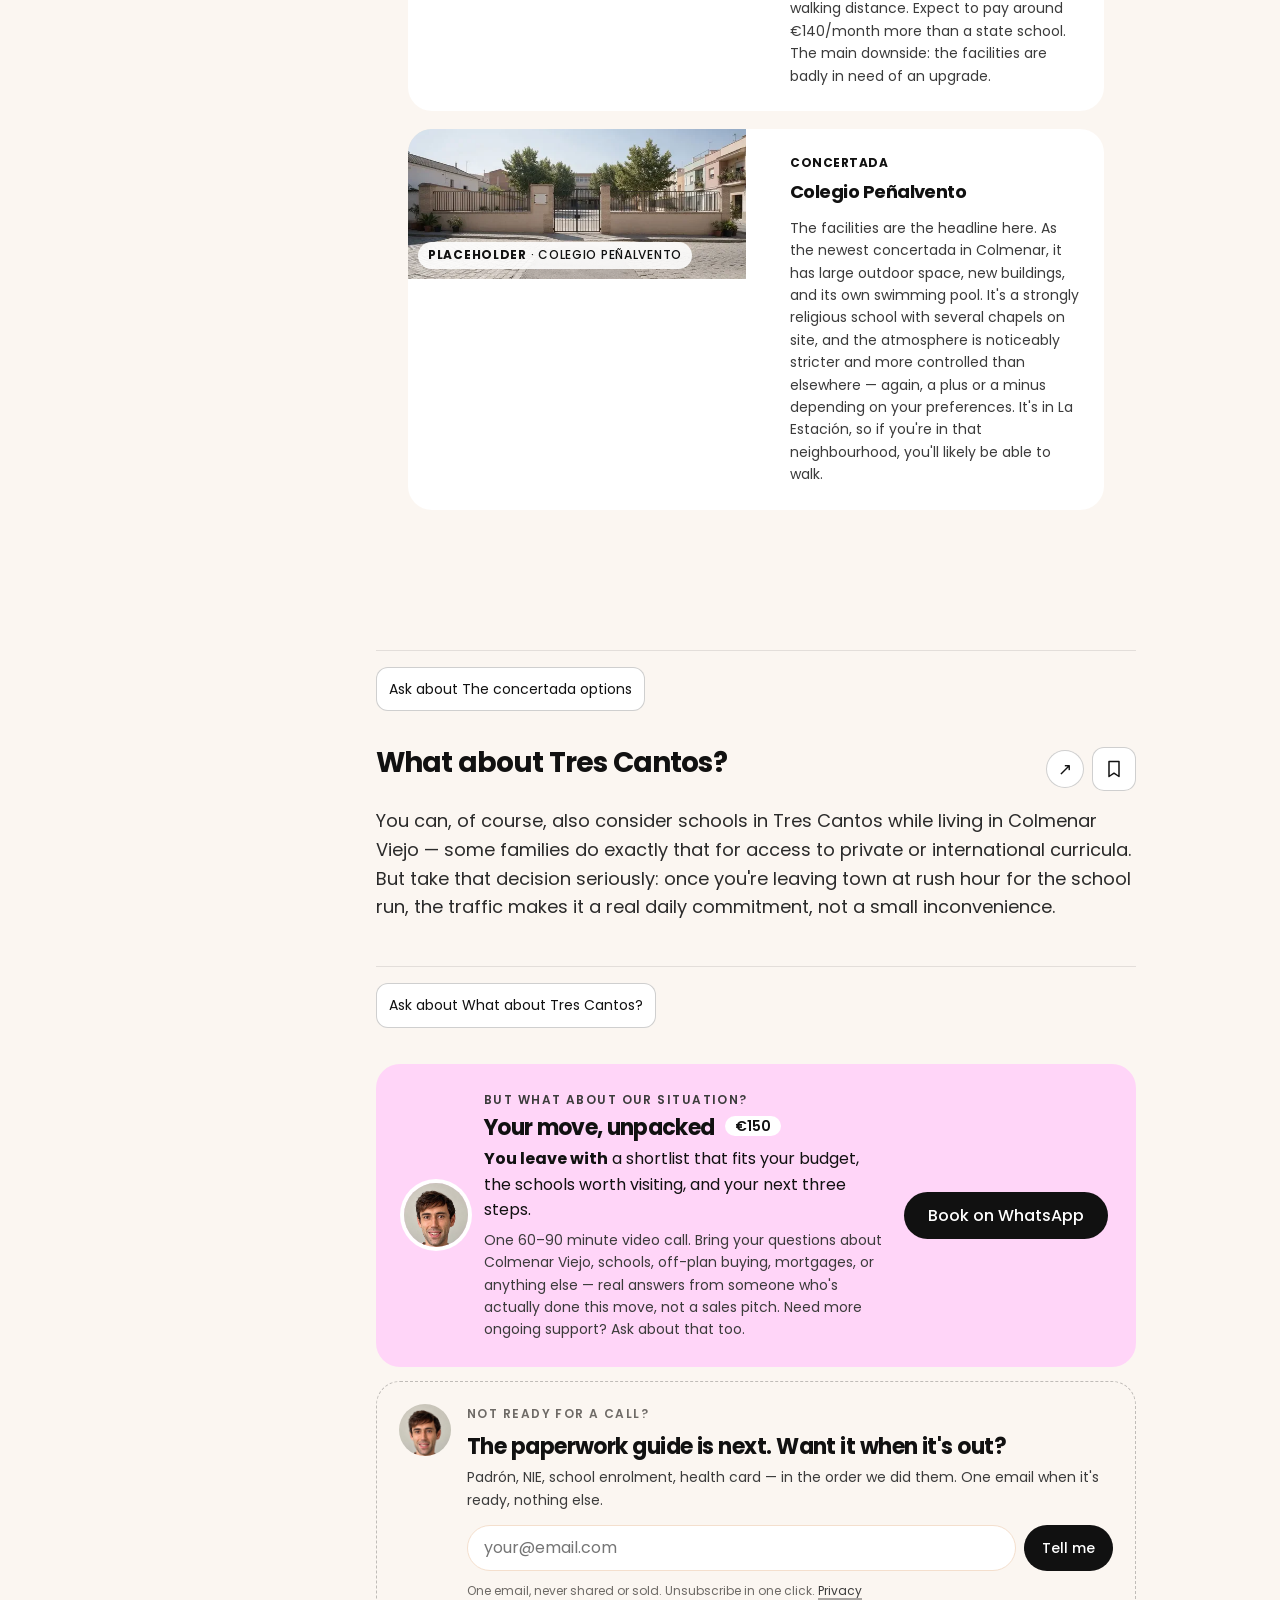
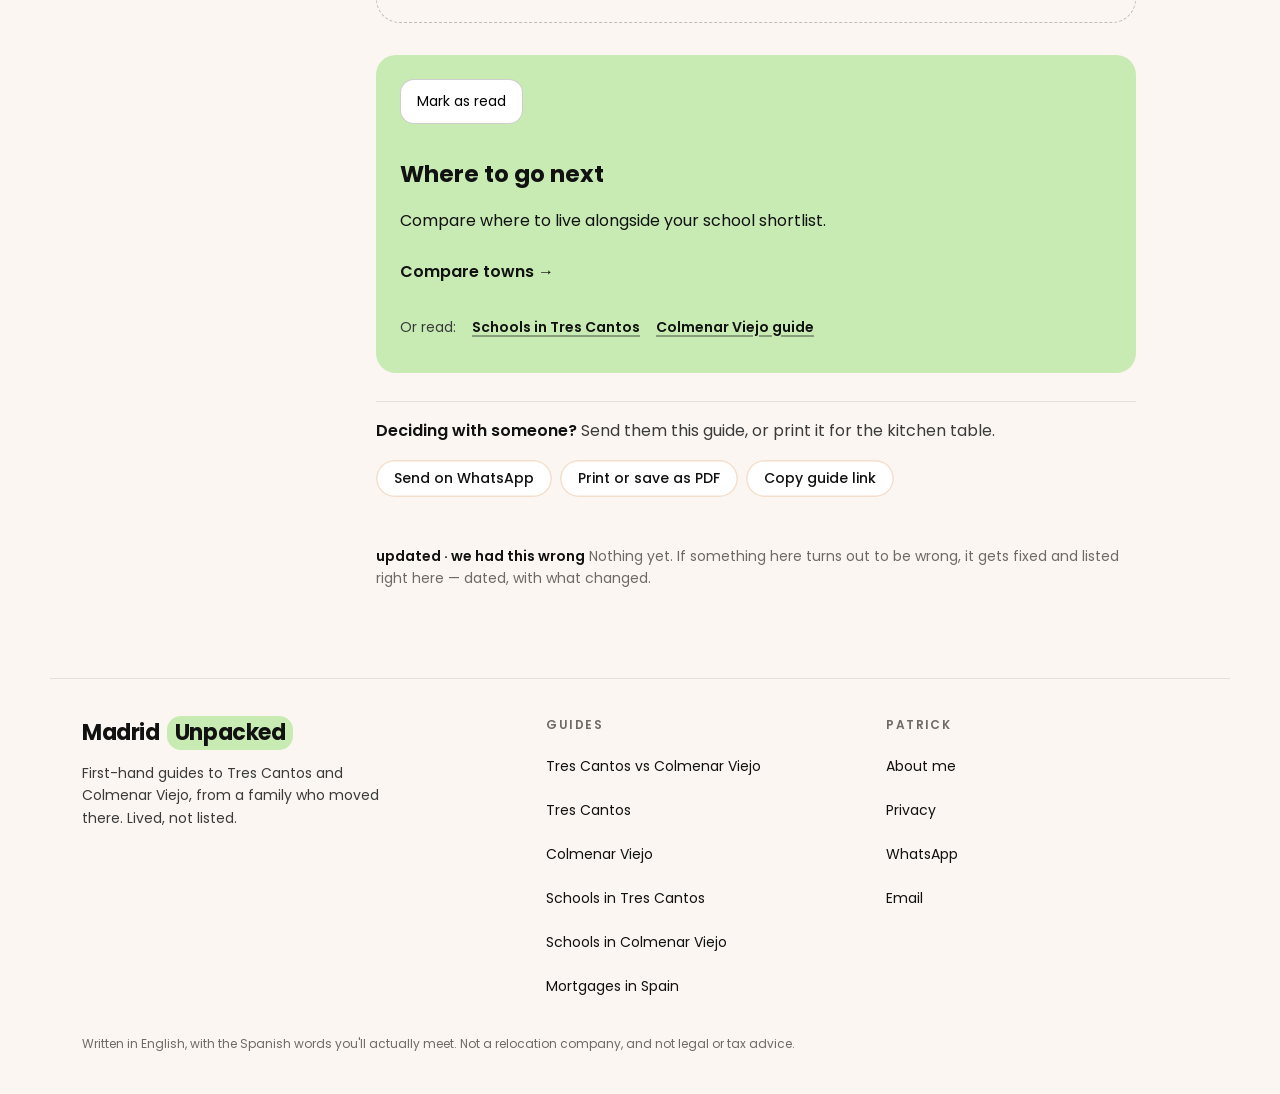
<file: test/schools-colmenar-viejo.html>
<!DOCTYPE html>
<html lang="en"><head><meta charset="utf-8">
<meta name="viewport" content="width=device-width, initial-scale=1">
<meta name="theme-color" content="#FBF6F1">
<link rel="icon" type="image/svg+xml" href="data:image/svg+xml,%3Csvg%20xmlns='http://www.w3.org/2000/svg'%20viewBox='0%200%2064%2064'%3E%3Crect%20width='64'%20height='64'%20rx='16'%20fill='%23C7EBB3'/%3E%3Cpath%20d='M18%2018v16a14%2014%200%200%200%2028%200V18'%20fill='none'%20stroke='%23111'%20stroke-width='8'%20stroke-linecap='round'/%3E%3C/svg%3E">
<title>Schools in Colmenar Viejo, unpacked — Madrid Unpacked</title><meta name="description" content="Schools in Colmenar Viejo: compare state and concertada options, neighbourhoods and practical considerations for your family."><link rel="canonical" href="https://madridunpacked.com/schools-colmenar-viejo"><meta property="og:type" content="article"><meta property="og:site_name" content="Madrid Unpacked"><meta property="og:locale" content="en_GB"><meta property="og:title" content="Schools in Colmenar Viejo, unpacked — Madrid Unpacked"><meta property="og:description" content="Schools in Colmenar Viejo: compare state and concertada options, neighbourhoods and practical considerations for your family."><meta property="og:url" content="https://madridunpacked.com/schools-colmenar-viejo"><meta property="og:image" content="https://madridunpacked.com/assets/share-card.jpg"><meta property="og:image:width" content="1200"><meta property="og:image:height" content="630"><meta property="og:image:alt" content="Madrid Unpacked — first-hand guides to moving your family to Madrid Norte"><meta name="twitter:card" content="summary_large_image"><meta name="twitter:title" content="Schools in Colmenar Viejo, unpacked — Madrid Unpacked"><meta name="twitter:description" content="Schools in Colmenar Viejo: compare state and concertada options, neighbourhoods and practical considerations for your family."><meta name="twitter:image" content="https://madridunpacked.com/assets/share-card.jpg"><link rel="stylesheet" href="./assets/site.css"><link rel="preload" href="./assets/poppins-400.woff2" as="font" type="font/woff2" crossorigin=""><link rel="preload" href="./assets/poppins-700.woff2" as="font" type="font/woff2" crossorigin=""><script src="./assets/analytics.js" defer></script><script src="./assets/site.js" defer></script></head><body data-static-page="schools-colmenar" id="top" data-ga4-id="G-T36BG7CPYB"><a href="#main-content" class="skip-link">Skip to content</a><main class="page active" id="schools-colmenar" data-screen-label="Schools in Colmenar Viejo">


<div style="font-family: 'Poppins', sans-serif; background: #FBF6F1; color: #111; line-height: 1.6; overflow-x: clip;">

  <!-- NAV -->
  <div class="navbar"><div class="nav">
    <a href="./home.html" class="wm">Madrid <i>Unpacked</i></a>
    <div class="nav-links">
      <div class="gm" data-gm><button type="button" class="gm-btn" aria-expanded="false" aria-controls="gm-schools-colmenar">Guides<svg viewbox="0 0 12 12" aria-hidden="true"><path d="M2.5 4.5 6 8l3.5-3.5" fill="none" stroke="currentColor" stroke-width="1.6" stroke-linecap="round" stroke-linejoin="round"></path></svg></button><div class="gm-panel" id="gm-schools-colmenar" hidden><a href="./compare.html" class="gm-feature" data-track="comparison_click" data-place="nav_menu"><span class="gm-feature-eb">Start here</span><b>Tres Cantos vs Colmenar Viejo</b><small>Nine minutes apart, side by side: housing, schools, the commute and everyday life.</small><span class="gm-feature-go">Compare the two towns →</span></a><div class="gm-col"><p class="gm-h">Towns</p><a href="./tres-cantos.html" class="gm-item"><i style="background:#F4DFCD"></i><span><b>Tres Cantos</b><small>The planned town: schools, commute, price</small></span></a><a href="./colmenar-viejo.html" class="gm-item"><i style="background:#C7EBB3"></i><span><b>Colmenar Viejo<em>we live here</em></b><small>The pueblo, more house for the money</small></span></a></div><div class="gm-col"><p class="gm-h">Schools</p><a href="./schools-tres-cantos.html" class="gm-item"><i style="background:#F4DFCD"></i><span><b>Schools in Tres Cantos</b><small>State, concertada and private</small></span></a><a href="#top" class="gm-item" aria-current="page"><i style="background:#C7EBB3"></i><span><b>Schools in Colmenar Viejo<em>we live here</em></b><small>Seven schools, neighbourhood by neighbourhood</small></span></a></div><div class="gm-col"><p class="gm-h">Money</p><a href="./mortgages.html" class="gm-item"><i style="background:#fff"></i><span><b>Mortgages in Spain</b><small>What you need saved, and the traps</small></span></a></div><a href="./guides.html" class="gm-all">Browse all guides →</a><a href="./about.html" class="gm-all gm-about">About Patrick →</a></div></div>
      <a href="./about.html" class="nav-about">About me</a>
      <a class="b1 sm" href="#schools-colmenar-call" data-track="offer_nav_click" aria-label="Plan your move: €150 call"><span class="nav-plan-full">Plan your move</span><span class="nav-plan-short">€150 call</span></a></div>
  <a href="#schools-colmenar-call" class="app-call" data-track="offer_nav_click" data-place="mobile_header" aria-label="Plan your move with Patrick">Plan your move</a></div></div>

  <!-- HEADER -->
  <div class="gd-head green" id="main-content" tabindex="-1">
    <div class="in">
      <span aria-hidden="true" class="hw hwt abs" style="transform: rotate(5deg);">worth the school run?</span>
      <p class="eb">Schools deep-dive</p>
      <h1>Schools in Colmenar Viejo, unpacked.</h1>
      <span class="badge"><i></i>First-hand · we live here</span>
    </div>
  </div>
  <div class="sv-wrap"><div class="sv"><p class="lbl">At a glance</p><p class="guide-summary">Explore Spanish state and concertada options, with neighbourhood and school-run considerations.</p><dl><div><dt>The options</dt><dd>State and concertada schools; look towards Tres Cantos for international options.</dd></div><div><dt>Start with location</dt><dd>Compare schools alongside the neighbourhoods where you might live.</dd></div><div><dt>Before deciding</dt><dd>Confirm places, admissions and current provision directly with schools.</dd></div></dl><a class="sv-go" href="#schools-colmenar-schools-at-a-glance" data-track="short_version_jump">Schools at a glance ↓</a><p class="gd-meta">5 min read</p>
      <p class="guide-update">Editorial update: 8 October 2026. Fact-check dates are not recorded; confirm changing details with the linked sources.</p><p class="gd-by"><i class="gd-by-av" role="img" aria-label="Patrick"></i><span>By <a href="./about.html">Patrick</a> · moved his own family here</span></p>
      </div></div>
  <div class="toc" data-toc><details class="toc-mobile"><summary>Contents <span data-current-chapter>Choose a section</span></summary><nav class="toc-chapters" aria-label="Guide chapters"><a href="#top" class="top">↑ Top</a><a href="#schools-colmenar-before-you-start-how-spanish-schools-work">Before you start</a><a href="#schools-colmenar-schools-at-a-glance">Schools at a glance</a><a href="#schools-colmenar-the-state-schools">The state schools</a><a href="#schools-colmenar-the-concertada-options">The concertada options</a><a href="#schools-colmenar-what-about-tres-cantos">What about Tres Cantos?</a></nav></details><div class="toc-in"><a href="#top" class="top">↑ Top</a><a href="#schools-colmenar-before-you-start-how-spanish-schools-work">Before you start</a><a href="#schools-colmenar-schools-at-a-glance">Schools at a glance</a><a href="#schools-colmenar-the-state-schools">The state schools</a><a href="#schools-colmenar-the-concertada-options">The concertada options</a><a href="#schools-colmenar-what-about-tres-cantos">What about Tres Cantos?</a></div></div>

  <!-- BEFORE YOU START -->
  <div style="max-width: 800px; margin: 0 auto; padding: 0 clamp(16px,5vw,32px) 0;">
    <h2 style="font-family: 'Poppins', sans-serif; letter-spacing: -0.03em; font-size: 28px; font-weight: 700; color: #111; margin: 0 0 14px;" id="schools-colmenar-before-you-start-how-spanish-schools-work">Before you start: how Spanish schools work</h2>
    <p class="content-label experience-label">Patrick’s experience and research</p><p style="font-size: 18px; color: #2A2A2A; margin: 0 0 24px;">If you're completely new to the Spanish school system, there are three types of school to understand before anything else:</p>
    <div style="display: grid; grid-template-columns: repeat(auto-fit, minmax(220px, 1fr)); gap: 20px; margin-bottom: 28px;">
      <div style="background: #fff; border-radius: 24px; padding: 24px;">
        <h3 style="font-family: 'Poppins', sans-serif; letter-spacing: -0.03em; font-size: 18px; font-weight: 700; color: #111; margin: 0 0 4px;">State</h3>
        <div style="font-size: 12px; color: #6E6A66; font-style: italic; margin-bottom: 12px;">colegios públicos</div>
        <p style="font-size: 14px; color: #3B3B3B; margin: 0;">Fully public; the only real cost is school dinners. No uniform. Follow the state curriculum exclusively. Typically take children from around age 2 through to 11 or 14, depending on the school.</p>
      </div>
      <div style="background: #fff; border-radius: 24px; padding: 24px;">
        <h3 style="font-family: 'Poppins', sans-serif; letter-spacing: -0.03em; font-size: 18px; font-weight: 700; color: #111; margin: 0 0 4px;">Private</h3>
        <div style="font-size: 12px; color: #6E6A66; font-style: italic; margin-bottom: 12px;">colegios privados</div>
        <p style="font-size: 14px; color: #3B3B3B; margin: 0;">Fully private, with fees ranging anywhere from around €600 to over €1,000 a month. Usually cover every age through to university entrance.</p>
      </div>
      <div style="background: #fff; border-radius: 24px; padding: 24px;">
        <h3 style="font-family: 'Poppins', sans-serif; letter-spacing: -0.03em; font-size: 18px; font-weight: 700; color: #111; margin: 0 0 4px;">Concertada</h3>
        <div style="font-size: 12px; color: #6E6A66; font-style: italic; margin-bottom: 12px;">colegios concertados</div>
        <p style="font-size: 14px; color: #3B3B3B; margin: 0;">A hybrid: half publicly funded, half privately funded. They follow the state curriculum but often run longer school days with extra classes on top. Usually cover every age through to university entrance.</p>
      </div>
    </div>
    <p style="font-size: 18px; color: #2A2A2A; margin: 0 0 44px;">In Colmenar Viejo itself, your real choice is between concertada and state schools. For a private school, you'd need to look at Tres Cantos, Alcobendas, or further afield. Generally, Colmenar's state schools are excellent, with the exception of a handful in the town centre that carry a weaker reputation, largely due to serving children from more difficult home environments.</p>
  </div>

  <!-- SCHOOLS AT A GLANCE -->
  <div style="max-width: 800px; margin: 0 auto 48px; padding: 0 clamp(16px,5vw,32px);">
    <h2 style="font-family: 'Poppins', sans-serif; font-size: 28px; font-weight: 700; letter-spacing: -0.03em; line-height: 1.15; color: #111; margin: 0 0 16px;" id="schools-colmenar-schools-at-a-glance">Schools at a glance</h2>
    <p class="source-note"><span class="content-label">Check before deciding</span>School descriptions reflect Patrick’s experience and research. For current categories, language options and contact details, use the <a href="https://www.comunidad.madrid/educacion/buscador-centros-educativos">official Madrid school directory</a>. See <a href="https://www.comunidad.madrid/educacion/escolarizacion">admissions and dates</a>, and ask each school for its current fees.</p><div class="tbl">
      <table>
        <thead>
          <tr>
            <th scope="col">School</th>
            <th scope="col">Type</th>
            <th scope="col">Location</th>
            <th scope="col">Standout</th>
          </tr>
        </thead>
        <tbody>
          <tr>
            <td data-l="School">Federico García Lorca</td>
            <td data-l="Type">State, bilingual</td>
            <td data-l="Location">Just outside Adelfillas</td>
            <td data-l="Standout">Modern, respectful approach — no homework until the end of primaria (age 12)</td>
          </tr>
          <tr>
            <td data-l="School">Antonio Machado</td>
            <td data-l="Type">State, bilingual</td>
            <td data-l="Location">El Olivar (older town)</td>
            <td data-l="Standout">Large outdoor space; car usually needed from newer neighbourhoods</td>
          </tr>
          <tr>
            <td data-l="School">Fuentesanta</td>
            <td data-l="Type">State, bilingual</td>
            <td data-l="Location">Fuentesanta</td>
            <td data-l="Standout">Right next to the leafy Fuentesanta park; car usually needed from newer areas</td>
          </tr>
          <tr>
            <td data-l="School">Héroes Dos de Mayo</td>
            <td data-l="Type">State, bilingual</td>
            <td data-l="Location">La Estación</td>
            <td data-l="Standout">Newest facilities in town; only state school in La Estación</td>
          </tr>
          <tr>
            <td data-l="School">Ángel León</td>
            <td data-l="Type">State, bilingual</td>
            <td data-l="Location">—</td>
            <td data-l="Standout">Strong teaching, a bit more academic push than most</td>
          </tr>
          <tr>
            <td data-l="School">Zurbarán</td>
            <td data-l="Type">Concertada</td>
            <td data-l="Location">Near Adelfillas</td>
            <td data-l="Standout">Small, family-oriented, excellent teaching; facilities need updating</td>
          </tr>
          <tr>
            <td data-l="School">Peñalvento</td>
            <td data-l="Type">Concertada</td>
            <td data-l="Location">La Estación</td>
            <td data-l="Standout">Best facilities in town, own swimming pool; strict, religious environment</td>
          </tr>
        </tbody>
      </table></div>
  </div>

  <!-- STATE SCHOOLS -->
  <div style="max-width: 800px; margin: 0 auto; padding: 0 clamp(16px,5vw,32px) 0;">
    <h2 style="font-family: 'Poppins', sans-serif; letter-spacing: -0.03em; font-size: 28px; font-weight: 700; color: #111; margin: 0 0 14px;" id="schools-colmenar-the-state-schools">The state schools</h2>
    <p style="font-size: 18px; color: #2A2A2A; margin: 0 0 24px;">Here are the state schools with genuinely strong reputations. Since they largely share the same overall approach, I've focused on location and whatever stands out about each one.</p>

    <div style="display: flex; flex-direction: column; gap: 18px; margin-bottom: 24px;">

      <div style="display: grid; grid-template-columns: repeat(auto-fit, minmax(200px, 1fr)); gap: 20px; background: #fff; border-radius: 24px; overflow: hidden;">
        <div class="ph" style="min-height: 150px; background-color:#EFE6DA; border-radius: 0;">
          <img class="photo-image" alt="Placeholder photo: Federico García Lorca" src="./assets/school-colmenar-viejo-1000.webp" srcset="./assets/school-colmenar-viejo-320.webp 320w, ./assets/school-colmenar-viejo-640.webp 640w, ./assets/school-colmenar-viejo-960.webp 960w, ./assets/school-colmenar-viejo-1000.webp 1000w" sizes="(max-width:640px) 100vw, 400px" width="1000" height="563" loading="lazy" decoding="async" style="object-position:center 70%"><div class="cap"><b>Placeholder</b> · Federico García Lorca</div>
        </div>
        <div style="padding: 24px;">
          <h3 style="font-family: 'Poppins', sans-serif; letter-spacing: -0.03em; font-size: 18px; font-weight: 700; color: #111; margin: 0 0 10px;">Federico García Lorca</h3>
          <p style="font-size: 14px; color: #3B3B3B; margin: 0;">Worth a serious look if you end up in Adelfillas. It sits just outside the neighbourhood — the immediate location isn't the prettiest — but it's an easy walk, and the school itself is very good. It's one of the few state schools taking a slightly more modern, respectful approach to education, including no homework until the end of primaria (age 12).</p>
        </div>
      </div>

      <div style="display: grid; grid-template-columns: repeat(auto-fit, minmax(200px, 1fr)); gap: 20px; background: #fff; border-radius: 24px; overflow: hidden;">
        <div class="ph" style="min-height: 150px; background-color:#EFE6DA; border-radius: 0;">
          <img class="photo-image" alt="Placeholder photo: Antonio Machado" src="./assets/school-playground-1000.webp" srcset="./assets/school-playground-320.webp 320w, ./assets/school-playground-640.webp 640w, ./assets/school-playground-960.webp 960w, ./assets/school-playground-1000.webp 1000w" sizes="(max-width:640px) 100vw, 400px" width="1000" height="563" loading="lazy" decoding="async" style="object-position:center 70%"><div class="cap"><b>Placeholder</b> · Antonio Machado</div>
        </div>
        <div style="padding: 24px;">
          <h3 style="font-family: 'Poppins', sans-serif; letter-spacing: -0.03em; font-size: 18px; font-weight: 700; color: #111; margin: 0 0 10px;">Antonio Machado</h3>
          <p style="font-size: 14px; color: #3B3B3B; margin: 0;">An excellent state school with a large outdoor space, found in the older El Olivar neighbourhood. If you're in one of the newer developments, you'll most likely need the car for this one.</p>
        </div>
      </div>

      <div style="display: grid; grid-template-columns: repeat(auto-fit, minmax(200px, 1fr)); gap: 20px; background: #fff; border-radius: 24px; overflow: hidden;">
        <div class="ph" style="min-height: 150px; background-color:#EFE6DA; border-radius: 0;">
          <img class="photo-image" alt="Placeholder photo: Fuentesanta" src="./assets/school-colmenar-viejo-1000.webp" srcset="./assets/school-colmenar-viejo-320.webp 320w, ./assets/school-colmenar-viejo-640.webp 640w, ./assets/school-colmenar-viejo-960.webp 960w, ./assets/school-colmenar-viejo-1000.webp 1000w" sizes="(max-width:640px) 100vw, 400px" width="1000" height="563" loading="lazy" decoding="async" style="object-position:center 70%"><div class="cap"><b>Placeholder</b> · Fuentesanta</div>
        </div>
        <div style="padding: 24px;">
          <h3 style="font-family: 'Poppins', sans-serif; letter-spacing: -0.03em; font-size: 18px; font-weight: 700; color: #111; margin: 0 0 10px;">Fuentesanta</h3>
          <p style="font-size: 14px; color: #3B3B3B; margin: 0;">Another excellent school, in a lovely neighbourhood, right next to the leafy Fuentesanta park. As with Antonio Machado, if you live in one of the newer neighbourhoods, expect to need the car.</p>
        </div>
      </div>

      <div style="display: grid; grid-template-columns: repeat(auto-fit, minmax(200px, 1fr)); gap: 20px; background: #fff; border-radius: 24px; overflow: hidden;">
        <div class="ph" style="min-height: 150px; background-color:#EFE6DA; border-radius: 0;">
          <img class="photo-image" alt="Placeholder photo: Héroes Dos de Mayo" src="./assets/school-playground-1000.webp" srcset="./assets/school-playground-320.webp 320w, ./assets/school-playground-640.webp 640w, ./assets/school-playground-960.webp 960w, ./assets/school-playground-1000.webp 1000w" sizes="(max-width:640px) 100vw, 400px" width="1000" height="563" loading="lazy" decoding="async" style="object-position:center 70%"><div class="cap"><b>Placeholder</b> · Héroes Dos de Mayo</div>
        </div>
        <div style="padding: 24px;">
          <h3 style="font-family: 'Poppins', sans-serif; letter-spacing: -0.03em; font-size: 18px; font-weight: 700; color: #111; margin: 0 0 10px;">Colegio Héroes Dos de Mayo</h3>
          <p style="font-size: 14px; color: #3B3B3B; margin: 0;">The newest state school in Colmenar, with newer facilities to match. It's the only state school in La Estación, so if that's where you end up, it's well worth a look — and with any luck, the commute could be a short walk.</p>
        </div>
      </div>

      <div style="display: grid; grid-template-columns: repeat(auto-fit, minmax(200px, 1fr)); gap: 20px; background: #fff; border-radius: 24px; overflow: hidden;">
        <div class="ph" style="min-height: 150px; background-color:#EFE6DA; border-radius: 0;">
          <img class="photo-image" alt="Placeholder photo: Ángel León" src="./assets/school-colmenar-viejo-1000.webp" srcset="./assets/school-colmenar-viejo-320.webp 320w, ./assets/school-colmenar-viejo-640.webp 640w, ./assets/school-colmenar-viejo-960.webp 960w, ./assets/school-colmenar-viejo-1000.webp 1000w" sizes="(max-width:640px) 100vw, 400px" width="1000" height="563" loading="lazy" decoding="async" style="object-position:center 70%"><div class="cap"><b>Placeholder</b> · Ángel León</div>
        </div>
        <div style="padding: 24px;">
          <h3 style="font-family: 'Poppins', sans-serif; letter-spacing: -0.03em; font-size: 18px; font-weight: 700; color: #111; margin: 0 0 10px;">Ángel León</h3>
          <p style="font-size: 14px; color: #3B3B3B; margin: 0;">Another state school with a strong reputation, similar in spirit to Fuentesanta — good teaching, and a bit more of an academic push than some of the others, which is either a plus or a minus depending on your outlook.</p>
        </div>
      </div>

    </div>

    <p style="font-size: 18px; color: #2A2A2A; margin: 0 0 44px;">All of the schools above are bilingual, meaning roughly half of subjects are taught in English and half in Spanish.</p>
    <div class="hw-row" aria-hidden="true"><span class="hw hwt" style="transform: rotate(-2deg);">all bilingual</span></div>
  </div>

  <!-- CONCERTADA -->
  <div>
    <div style="max-width: 800px; margin: 0 auto; padding: 56px clamp(16px,5vw,32px);">
      <h2 style="font-family: 'Poppins', sans-serif; letter-spacing: -0.03em; font-size: 28px; font-weight: 700; color: #111; margin: 0 0 14px;" id="schools-colmenar-the-concertada-options">The concertada options</h2>
      <p style="font-size: 18px; color: #2A2A2A; margin: 0 0 24px;">Now for the two concertada schools in Colmenar Viejo.</p>

      <div style="display: flex; flex-direction: column; gap: 18px;">

        <div style="display: grid; grid-template-columns: repeat(auto-fit, minmax(200px, 1fr)); gap: 20px; background: #fff; border-radius: 24px; overflow: hidden;">
          <div class="ph" style="min-height: 150px; background-color:#EFE6DA; border-radius: 0;">
            <img class="photo-image" alt="Placeholder photo: Colegio Zurbarán" src="./assets/school-playground-1000.webp" srcset="./assets/school-playground-320.webp 320w, ./assets/school-playground-640.webp 640w, ./assets/school-playground-960.webp 960w, ./assets/school-playground-1000.webp 1000w" sizes="(max-width:640px) 100vw, 400px" width="1000" height="563" loading="lazy" decoding="async" style="object-position:center 70%"><div class="cap"><b>Placeholder</b> · Colegio Zurbarán</div>
          </div>
          <div style="padding: 24px;">
            <div style="font-size: 12px; font-weight: 700; text-transform: uppercase; letter-spacing: 0.5px; color: #111; margin-bottom: 6px;">Concertada</div>
            <h3 style="font-family: 'Poppins', sans-serif; letter-spacing: -0.03em; font-size: 18px; font-weight: 700; color: #111; margin: 0 0 10px;">Colegio Zurbarán</h3>
            <p style="font-size: 14px; color: #3B3B3B; margin: 0;">Teaching quality here is excellent, often from long-serving staff who are themselves former students. It's a small school with a genuinely friendly, family-oriented atmosphere. Like Fuentesanta and Ángel León, it tends to push a bit harder academically, which you'd expect from a concertada. If you're in Adelfillas, it's an excellent option, likely within walking distance. Expect to pay around €140/month more than a state school. The main downside: the facilities are badly in need of an upgrade.</p>
          </div>
        </div>

        <div style="display: grid; grid-template-columns: repeat(auto-fit, minmax(200px, 1fr)); gap: 20px; background: #fff; border-radius: 24px; overflow: hidden;">
          <div class="ph" style="min-height: 150px; background-color:#EFE6DA; border-radius: 0;">
            <img class="photo-image" alt="Placeholder photo: Colegio Peñalvento" src="./assets/school-colmenar-viejo-1000.webp" srcset="./assets/school-colmenar-viejo-320.webp 320w, ./assets/school-colmenar-viejo-640.webp 640w, ./assets/school-colmenar-viejo-960.webp 960w, ./assets/school-colmenar-viejo-1000.webp 1000w" sizes="(max-width:640px) 100vw, 400px" width="1000" height="563" loading="lazy" decoding="async" style="object-position:center 70%"><div class="cap"><b>Placeholder</b> · Colegio Peñalvento</div>
          </div>
          <div style="padding: 24px;">
            <div style="font-size: 12px; font-weight: 700; text-transform: uppercase; letter-spacing: 0.5px; color: #111; margin-bottom: 6px;">Concertada</div>
            <h3 style="font-family: 'Poppins', sans-serif; letter-spacing: -0.03em; font-size: 18px; font-weight: 700; color: #111; margin: 0 0 10px;">Colegio Peñalvento</h3>
            <p style="font-size: 14px; color: #3B3B3B; margin: 0;">The facilities are the headline here. As the newest concertada in Colmenar, it has large outdoor space, new buildings, and its own swimming pool. It's a strongly religious school with several chapels on site, and the atmosphere is noticeably stricter and more controlled than elsewhere — again, a plus or a minus depending on your preferences. It's in La Estación, so if you're in that neighbourhood, you'll likely be able to walk.</p>
          </div>
        </div>

      </div>
    </div>
  </div>

  <!-- TRES CANTOS + CTA -->
  <div style="max-width: 800px; margin: 0 auto; padding: 56px clamp(16px,5vw,32px) 40px;">
    <h2 style="font-family: 'Poppins', sans-serif; font-size: 28px; font-weight: 700; letter-spacing: -0.03em; line-height: 1.15; color: #111; margin: 0 0 16px;" id="schools-colmenar-what-about-tres-cantos">What about Tres Cantos?</h2>
    <p style="font-size: 18px; color: #2A2A2A; margin: 0 0 44px;">You can, of course, also consider schools in Tres Cantos while living in Colmenar Viejo — some families do exactly that for access to private or international curricula. But take that decision seriously: once you're leaving town at rush hour for the school run, the traffic makes it a real daily commitment, not a small inconvenience.</p>

    <div class="share">
      <p><b>Deciding with someone?</b> Send them this guide, or print it for the kitchen table.</p>
      <div class="share-btns"><a href="./home.html" class="b2 sm share-wa" data-share data-track="share_click">Send on WhatsApp</a><button type="button" class="b2 sm" data-print data-track="print">Print or save as PDF</button><button type="button" class="b2 sm" data-copy-guide>Copy guide link</button></div>
    <div class="copy-feedback"><p data-copy-status role="status"></p><label class="copy-fallback" hidden>Copy this link<input type="text" readonly aria-label="Guide link to copy"></label></div></div>
    <div class="gd-end">
    <div class="gd-call" id="schools-colmenar-call" data-offer="">
      <i class="av" role="img" aria-label="Patrick"></i>
      <div>
        <p class="eb">But what about our situation?</p>
        <h3>Your move, unpacked <span class="price">€150</span></h3>
        <p class="call-out"><b>You leave with</b> a shortlist that fits your budget, the schools worth visiting, and your next three steps.</p>
        <p>One 60–90 minute video call. Bring your questions about Colmenar Viejo, schools, off-plan buying, mortgages, or anything else — real answers from someone who's actually done this move, not a sales pitch. Need more ongoing support? Ask about that too.</p>
      </div>
      <a href="https://wa.me/34615191390?text=Hi%20Patrick%2C%20I%27d%20like%20to%20book%20the%20%E2%80%9CYour%20move%2C%20unpacked%E2%80%9D%20call%20%2860%E2%80%9390%20min%2C%20%E2%82%AC150%29.%20I%27m%20reading%20%E2%80%9CSchools%20in%20Colmenar%20Viejo%2C%20unpacked%E2%80%9D.%20We%27re%20looking%20at%20" data-track="booking_click" class="b1" style="white-space: nowrap;" data-place="guide_offer">Book on WhatsApp</a>
    </div>
    <form class="signup" novalidate>
      <i class="av-sm" role="img" aria-label="Patrick" style='background-image: url("./assets/patrick-avatar.jpg");'></i>
      <div class="signup-body">
        <p class="lbl">Not ready for a call?</p>
        <h3>The paperwork guide is next. Want it when it's out?</h3>
        <p class="sub">Padrón, NIE, school enrolment, health card — in the order we did them. One email when it's ready, nothing else.</p>
        <div class="signup-row">
          <label class="sr" for="em-schools-colmenar">Your email</label>
          <input id="em-schools-colmenar" type="email" inputmode="email" autocomplete="email" placeholder="your@email.com" required>
          <button type="submit" class="b1 sm">Tell me</button>
        </div>
        <p class="signup-msg" aria-live="polite"></p>
        <p class="signup-priv">One email, never shared or sold. Unsubscribe in one click. <a href="./privacy.html">Privacy</a></p>
      </div>
    </form>
    </div>
    <nav class="rn-line" aria-label="Read next"><p class="lbl">Read next</p><div class="rn-main"><a href="./schools-tres-cantos.html" data-track="readnext_click"><b>Schools in Tres Cantos<i aria-hidden="true">→</i></b> <span>State, concertada and private — the three we looked at, and the rest.</span></a></div><p class="or">Or: <a data-track="readnext_click" href="./colmenar-viejo.html">Colmenar Viejo guide</a> · <a data-track="readnext_click" href="./compare.html">the head-to-head</a></p></nav>
        <p class="corrections"><b>updated · we had this wrong</b> Nothing yet. If something here turns out to be wrong, it gets fixed and listed right here — dated, with what changed.</p>
  </div>

  <!-- FOOTER -->
  <footer class="foot2">
    <div class="foot2-in">
      <div class="foot2-brand"><span class="wm">Madrid <i>Unpacked</i></span><p>First-hand guides to Tres Cantos and Colmenar Viejo, from a family who moved there. Lived, not listed.</p></div>
      <nav aria-label="Guides"><p class="lbl">Guides</p><a href="./compare.html" data-track="comparison_click">Tres Cantos vs Colmenar Viejo</a><a href="./tres-cantos.html">Tres Cantos</a><a href="./colmenar-viejo.html">Colmenar Viejo</a><a href="./schools-tres-cantos.html">Schools in Tres Cantos</a><a href="#top">Schools in Colmenar Viejo</a><a href="./mortgages.html">Mortgages in Spain</a></nav>
      <nav aria-label="Patrick"><p class="lbl">Patrick</p><a href="./about.html">About me</a><a href="./privacy.html">Privacy</a><a href="https://wa.me/34615191390?text=Hi%20Patrick%2C%20we%27re%20looking%20at%20Tres%20Cantos%20/%20Colmenar%20Viejo%20and%20I%20have%20a%20question%3A%20">WhatsApp</a><a href="mailto:patrickjharris91@gmail.com?subject=Question%20about%20moving%20to%20Madrid%20Norte">Email</a></nav>
    </div>
    <p class="foot2-small">Written in English, with the Spanish words you'll actually meet. Not a relocation company, and not legal or tax advice.</p>
  </footer>

  

</div>

</main>

<nav class="mobile-tabs" aria-label="Main navigation">
  <a class="mobile-tab" data-mobile-tab="home" href="./home.html"><svg viewbox="0 0 24 24" aria-hidden="true"><path d="m3 10 9-7 9 7v10H15v-6H9v6H3Z"></path></svg><span>Home</span></a>
  <a class="mobile-tab" data-mobile-tab="guides" href="./guides.html" aria-current="page"><svg viewbox="0 0 24 24" aria-hidden="true"><path d="M12 5v15M12 5C9 3 5 3 2 4v15c3-1 7-1 10 1 3-2 7-2 10-1V4c-3-1-7-1-10 1Z"></path></svg><span>Guides</span></a>
  <a class="mobile-tab" data-mobile-tab="compare" href="./compare.html"><svg viewbox="0 0 24 24" aria-hidden="true"><rect x="3" y="4" width="7" height="16" rx="2"></rect><rect x="14" y="4" width="7" height="16" rx="2"></rect><path d="M6 8h1m10 0h1M6 12h1m10 0h1"></path></svg><span>Compare</span></a>
  <a class="mobile-tab" data-mobile-tab="ask" data-open-ask href="./home.html#contact" aria-haspopup="dialog"><svg viewbox="0 0 24 24" aria-hidden="true"><path d="M21 11a8 8 0 0 1-8 8H7l-5 3 2-6a8 8 0 0 1-1-5 9 9 0 0 1 18 0Z"></path><path d="M8 10h.01M12 10h.01M16 10h.01"></path></svg><span>Ask Patrick</span></a>
</nav>
<div id="ask-root"></div></body></html>
</file>
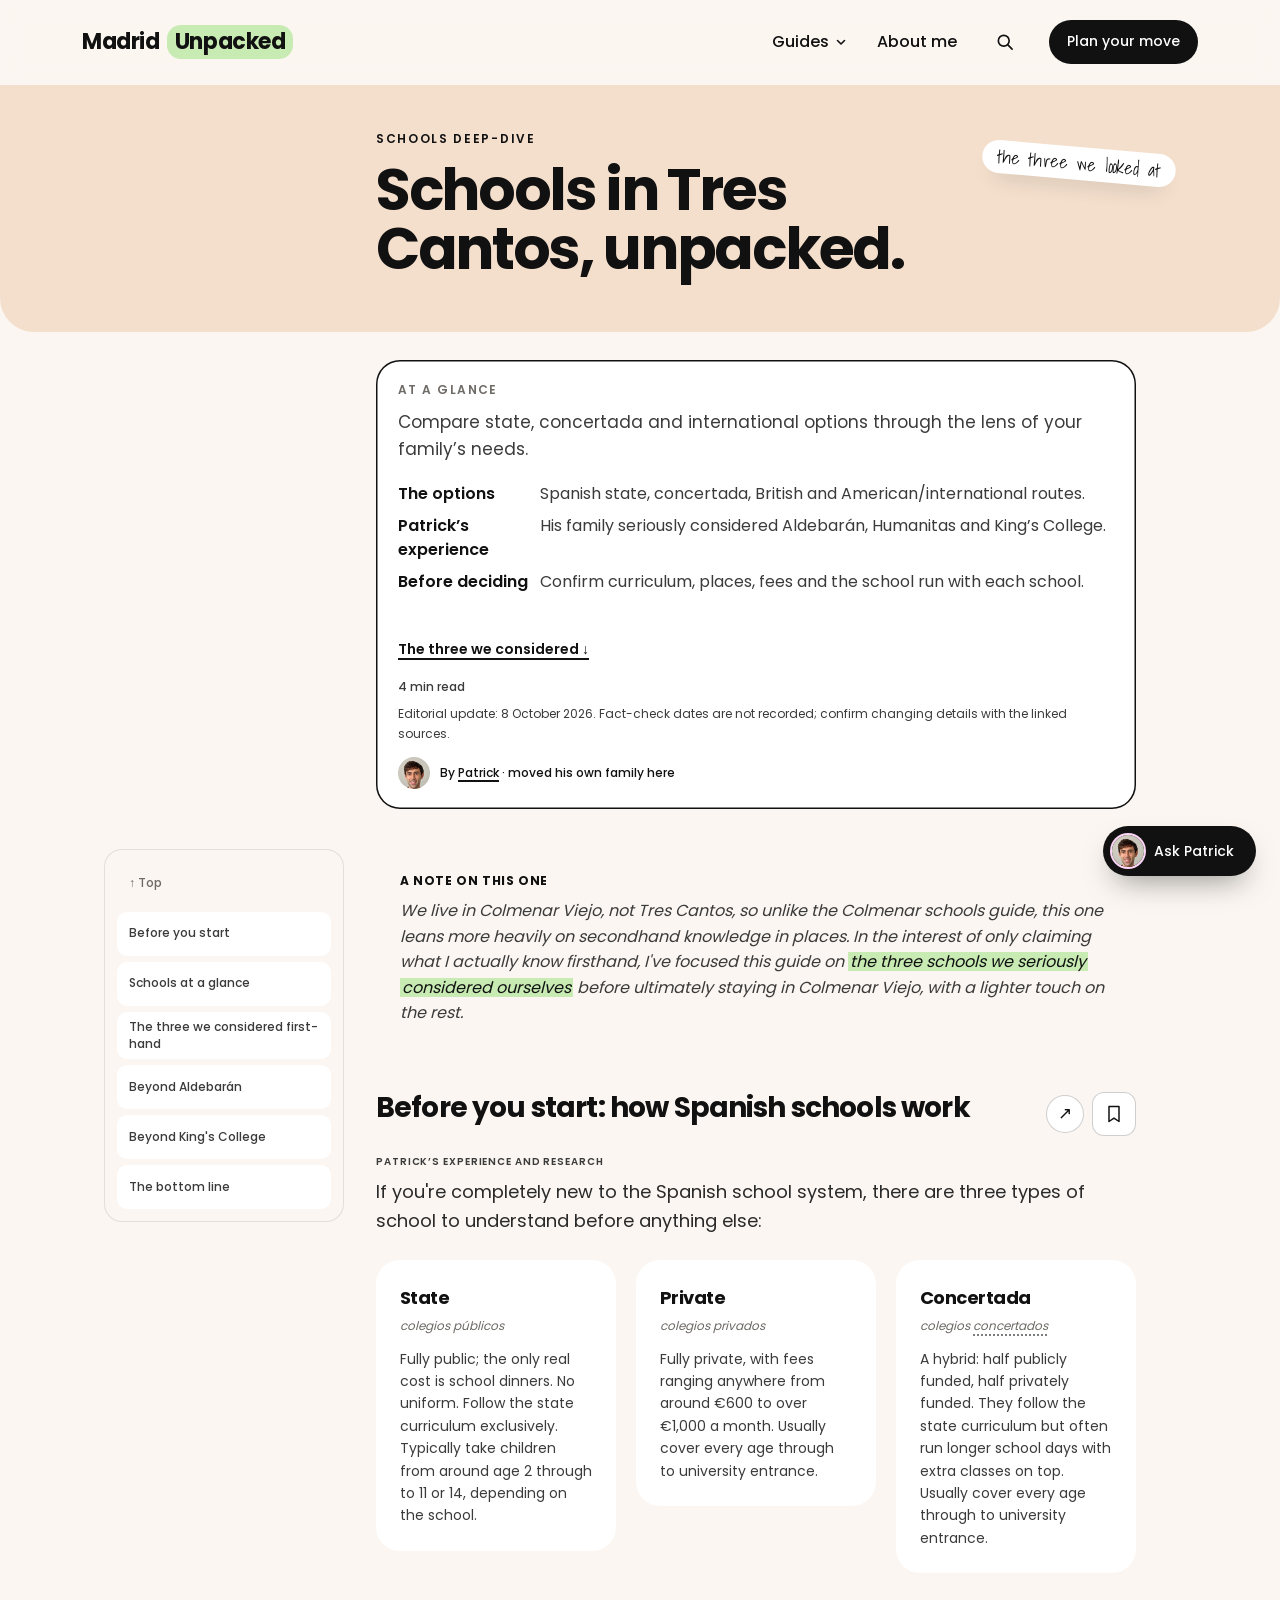
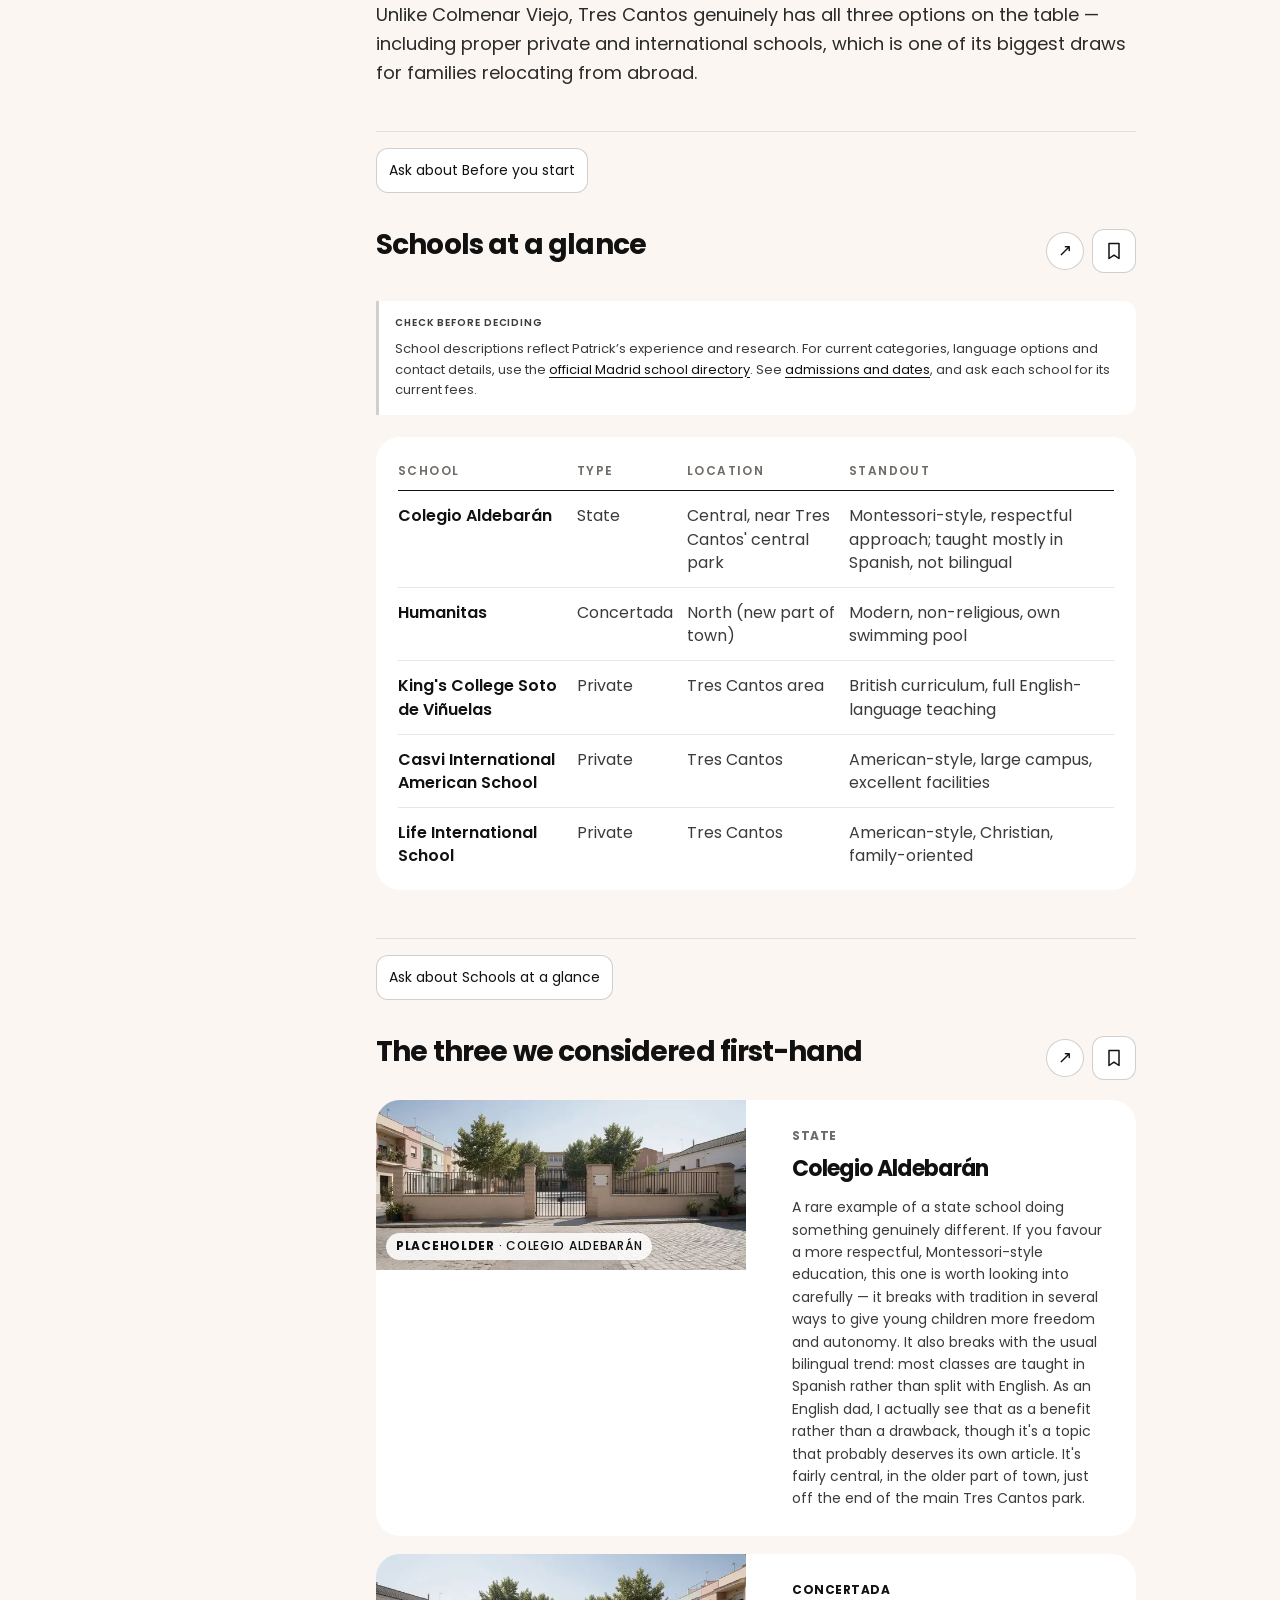
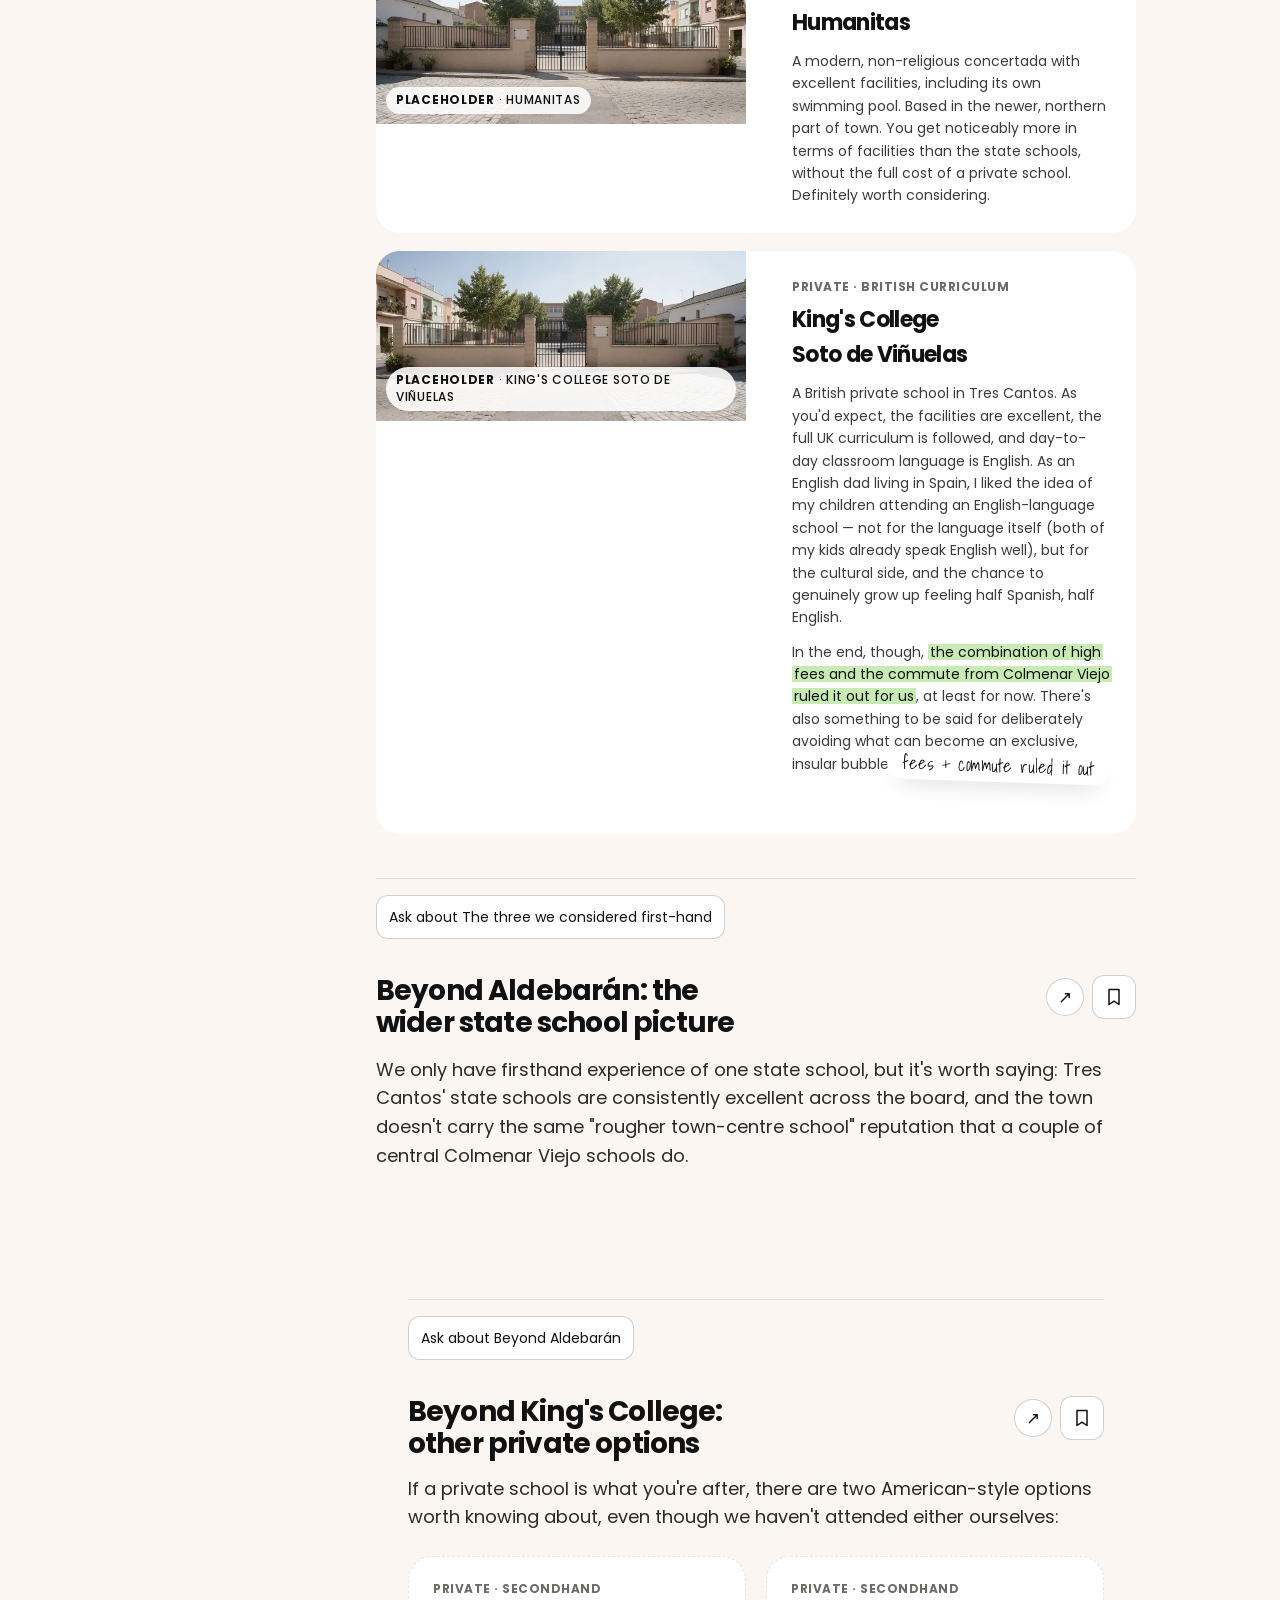
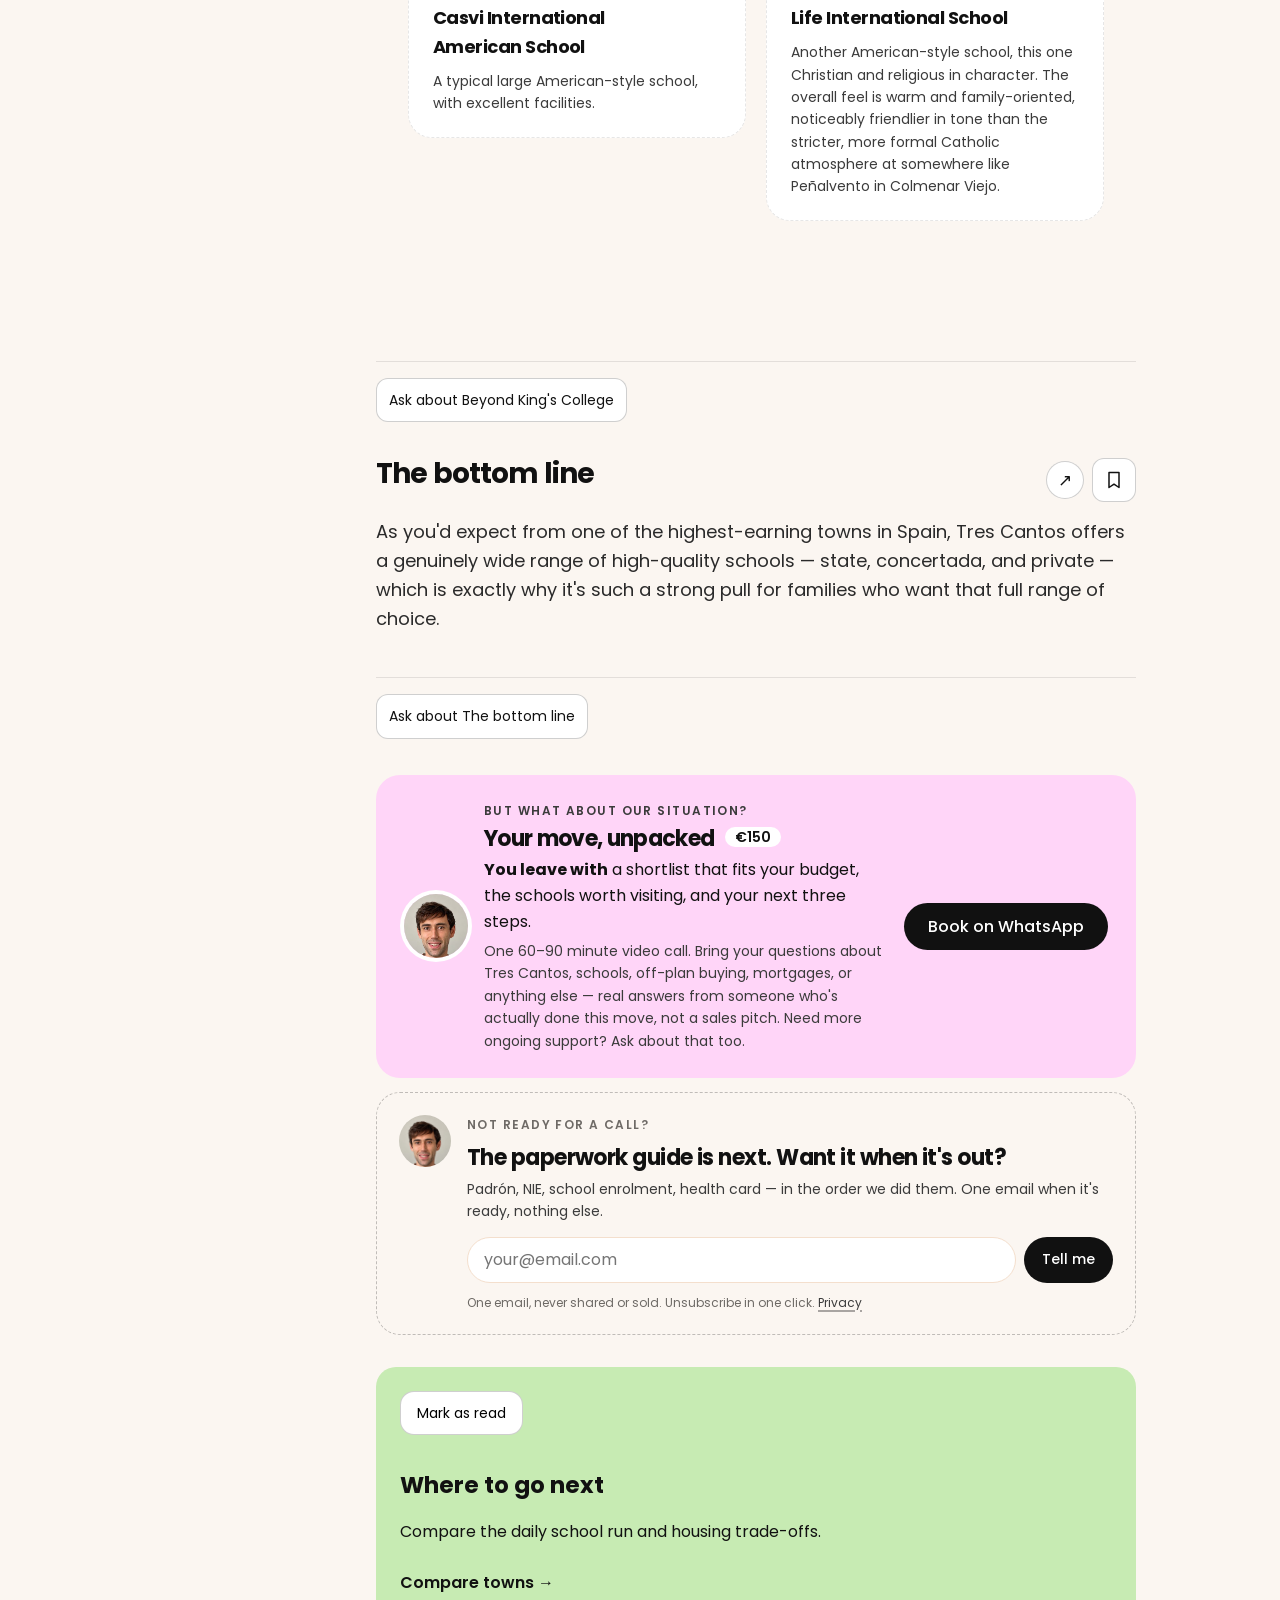
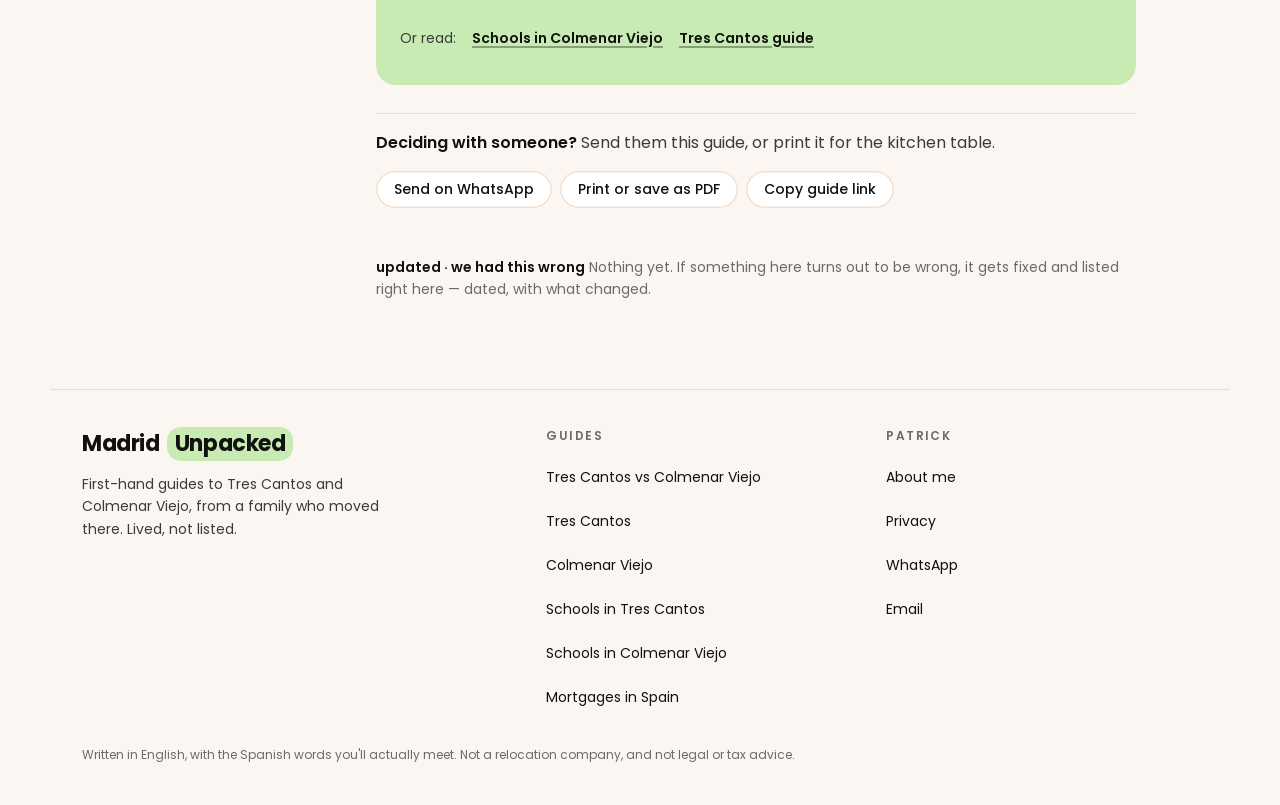
<file: test/schools-tres-cantos.html>
<!DOCTYPE html>
<html lang="en"><head><meta charset="utf-8">
<meta name="viewport" content="width=device-width, initial-scale=1">
<meta name="theme-color" content="#FBF6F1">
<link rel="icon" type="image/svg+xml" href="data:image/svg+xml,%3Csvg%20xmlns='http://www.w3.org/2000/svg'%20viewBox='0%200%2064%2064'%3E%3Crect%20width='64'%20height='64'%20rx='16'%20fill='%23C7EBB3'/%3E%3Cpath%20d='M18%2018v16a14%2014%200%200%200%2028%200V18'%20fill='none'%20stroke='%23111'%20stroke-width='8'%20stroke-linecap='round'/%3E%3C/svg%3E">
<title>Schools in Tres Cantos, unpacked — Madrid Unpacked</title><meta name="description" content="Schools in Tres Cantos: state, concertada, British and American options, with first-hand experience of the schools Patrick considered."><link rel="canonical" href="https://madridunpacked.com/schools-tres-cantos"><meta property="og:type" content="article"><meta property="og:site_name" content="Madrid Unpacked"><meta property="og:locale" content="en_GB"><meta property="og:title" content="Schools in Tres Cantos, unpacked — Madrid Unpacked"><meta property="og:description" content="Schools in Tres Cantos: state, concertada, British and American options, with first-hand experience of the schools Patrick considered."><meta property="og:url" content="https://madridunpacked.com/schools-tres-cantos"><meta property="og:image" content="https://madridunpacked.com/assets/share-card.jpg"><meta property="og:image:width" content="1200"><meta property="og:image:height" content="630"><meta property="og:image:alt" content="Madrid Unpacked — first-hand guides to moving your family to Madrid Norte"><meta name="twitter:card" content="summary_large_image"><meta name="twitter:title" content="Schools in Tres Cantos, unpacked — Madrid Unpacked"><meta name="twitter:description" content="Schools in Tres Cantos: state, concertada, British and American options, with first-hand experience of the schools Patrick considered."><meta name="twitter:image" content="https://madridunpacked.com/assets/share-card.jpg"><link rel="stylesheet" href="./assets/site.css"><link rel="preload" href="./assets/poppins-400.woff2" as="font" type="font/woff2" crossorigin=""><link rel="preload" href="./assets/poppins-700.woff2" as="font" type="font/woff2" crossorigin=""><script src="./assets/analytics.js" defer></script><script src="./assets/site.js" defer></script></head><body data-static-page="schools-tres-cantos" id="top" data-ga4-id="G-T36BG7CPYB"><a href="#main-content" class="skip-link">Skip to content</a><main class="page active" id="schools-tres-cantos" data-screen-label="Schools in Tres Cantos">


<div style="font-family: 'Poppins', sans-serif; background: #FBF6F1; color: #111; line-height: 1.6; overflow-x: clip;">

  <!-- NAV -->
  <div class="navbar"><div class="nav">
    <a href="./home.html" class="wm">Madrid <i>Unpacked</i></a>
    <div class="nav-links">
      <div class="gm" data-gm><button type="button" class="gm-btn" aria-expanded="false" aria-controls="gm-schools-tres-cantos">Guides<svg viewbox="0 0 12 12" aria-hidden="true"><path d="M2.5 4.5 6 8l3.5-3.5" fill="none" stroke="currentColor" stroke-width="1.6" stroke-linecap="round" stroke-linejoin="round"></path></svg></button><div class="gm-panel" id="gm-schools-tres-cantos" hidden><a href="./compare.html" class="gm-feature" data-track="comparison_click" data-place="nav_menu"><span class="gm-feature-eb">Start here</span><b>Tres Cantos vs Colmenar Viejo</b><small>Nine minutes apart, side by side: housing, schools, the commute and everyday life.</small><span class="gm-feature-go">Compare the two towns →</span></a><div class="gm-col"><p class="gm-h">Towns</p><a href="./tres-cantos.html" class="gm-item"><i style="background:#F4DFCD"></i><span><b>Tres Cantos</b><small>The planned town: schools, commute, price</small></span></a><a href="./colmenar-viejo.html" class="gm-item"><i style="background:#C7EBB3"></i><span><b>Colmenar Viejo<em>we live here</em></b><small>The pueblo, more house for the money</small></span></a></div><div class="gm-col"><p class="gm-h">Schools</p><a href="#top" class="gm-item" aria-current="page"><i style="background:#F4DFCD"></i><span><b>Schools in Tres Cantos</b><small>State, concertada and private</small></span></a><a href="./schools-colmenar-viejo.html" class="gm-item"><i style="background:#C7EBB3"></i><span><b>Schools in Colmenar Viejo<em>we live here</em></b><small>Seven schools, neighbourhood by neighbourhood</small></span></a></div><div class="gm-col"><p class="gm-h">Money</p><a href="./mortgages.html" class="gm-item"><i style="background:#fff"></i><span><b>Mortgages in Spain</b><small>What you need saved, and the traps</small></span></a></div><a href="./guides.html" class="gm-all">Browse all guides →</a><a href="./about.html" class="gm-all gm-about">About Patrick →</a></div></div>
      <a href="./about.html" class="nav-about">About me</a>
      <a class="b1 sm" href="#schools-tres-cantos-call" data-track="offer_nav_click" aria-label="Plan your move: €150 call"><span class="nav-plan-full">Plan your move</span><span class="nav-plan-short">€150 call</span></a></div>
  <a href="#schools-tres-cantos-call" class="app-call" data-track="offer_nav_click" data-place="mobile_header" aria-label="Plan your move with Patrick">Plan your move</a></div></div>

  <!-- HEADER -->
  <div class="gd-head peach" id="main-content" tabindex="-1">
    <div class="in">
      <span aria-hidden="true" class="hw hwt abs" style="transform: rotate(5deg);">the three we looked at</span>
      <p class="eb">Schools deep-dive</p>
      <h1>Schools in Tres Cantos, unpacked.</h1>
      </div>
  </div>
  <div class="sv-wrap"><div class="sv"><p class="lbl">At a glance</p><p class="guide-summary">Compare state, concertada and international options through the lens of your family’s needs.</p><dl><div><dt>The options</dt><dd>Spanish state, concertada, British and American/international routes.</dd></div><div><dt>Patrick’s experience</dt><dd>His family seriously considered Aldebarán, Humanitas and King’s College.</dd></div><div><dt>Before deciding</dt><dd>Confirm curriculum, places, fees and the school run with each school.</dd></div></dl><a class="sv-go" href="#schools-tres-cantos-the-three-we-considered-first-hand" data-track="short_version_jump">The three we considered ↓</a><p class="gd-meta">4 min read</p>
      <p class="guide-update">Editorial update: 8 October 2026. Fact-check dates are not recorded; confirm changing details with the linked sources.</p><p class="gd-by"><i class="gd-by-av" role="img" aria-label="Patrick"></i><span>By <a href="./about.html">Patrick</a> · moved his own family here</span></p>
      
    </div></div>
  <div class="toc" data-toc><details class="toc-mobile"><summary>Contents <span data-current-chapter>Choose a section</span></summary><nav class="toc-chapters" aria-label="Guide chapters"><a href="#top" class="top">↑ Top</a><a href="#schools-tres-cantos-before-you-start-how-spanish-schools-work">Before you start</a><a href="#schools-tres-cantos-schools-at-a-glance">Schools at a glance</a><a href="#schools-tres-cantos-the-three-we-considered-first-hand">The three we considered first-hand</a><a href="#schools-tres-cantos-beyond-aldebar-n-the-wider-state-school-picture">Beyond Aldebarán</a><a href="#schools-tres-cantos-beyond-king-s-college-other-private-options">Beyond King's College</a><a href="#schools-tres-cantos-the-bottom-line">The bottom line</a></nav></details><div class="toc-in"><a href="#top" class="top">↑ Top</a><a href="#schools-tres-cantos-before-you-start-how-spanish-schools-work">Before you start</a><a href="#schools-tres-cantos-schools-at-a-glance">Schools at a glance</a><a href="#schools-tres-cantos-the-three-we-considered-first-hand">The three we considered first-hand</a><a href="#schools-tres-cantos-beyond-aldebar-n-the-wider-state-school-picture">Beyond Aldebarán</a><a href="#schools-tres-cantos-beyond-king-s-college-other-private-options">Beyond King's College</a><a href="#schools-tres-cantos-the-bottom-line">The bottom line</a></div></div>

  <div style="max-width: 800px; margin: 0 auto; padding: 0 clamp(16px,5vw,32px);">
    <!-- TRANSPARENCY NOTE -->
    <div style="border-radius: 24px; padding: 22px 24px; margin-bottom: 44px; background: #FBF6F1;">
      <div style="font-size: 12px; font-weight: 700; text-transform: uppercase; letter-spacing: 0.6px; color: #111; margin-bottom: 8px;">A note on this one</div>
      <p style="font-size: 16px; color: #3B3B3B; margin: 0; font-style: italic;">We live in Colmenar Viejo, not Tres Cantos, so unlike the Colmenar schools guide, this one leans more heavily on secondhand knowledge in places. In the interest of only claiming what I actually know firsthand, I've focused this guide on <mark>the three schools we seriously considered ourselves</mark> before ultimately staying in Colmenar Viejo, with a lighter touch on the rest.</p>
    </div>
  </div>

  <!-- BEFORE YOU START -->
  <div style="max-width: 800px; margin: 0 auto; padding: 0 clamp(16px,5vw,32px) 0;">
    <h2 style="font-family: 'Poppins', sans-serif; letter-spacing: -0.03em; font-size: 28px; font-weight: 700; color: #111; margin: 0 0 14px;" id="schools-tres-cantos-before-you-start-how-spanish-schools-work">Before you start: how Spanish schools work</h2>
    <p class="content-label experience-label">Patrick’s experience and research</p><p style="font-size: 18px; color: #2A2A2A; margin: 0 0 24px;">If you're completely new to the Spanish school system, there are three types of school to understand before anything else:</p>
    <div style="display: grid; grid-template-columns: repeat(auto-fit, minmax(220px, 1fr)); gap: 20px; margin-bottom: 28px;">
      <div style="background: #fff; border-radius: 24px; padding: 24px;">
        <h3 style="font-family: 'Poppins', sans-serif; letter-spacing: -0.03em; font-size: 18px; font-weight: 700; color: #111; margin: 0 0 4px;">State</h3>
        <div style="font-size: 12px; color: #6E6A66; font-style: italic; margin-bottom: 12px;">colegios públicos</div>
        <p style="font-size: 14px; color: #3B3B3B; margin: 0;">Fully public; the only real cost is school dinners. No uniform. Follow the state curriculum exclusively. Typically take children from around age 2 through to 11 or 14, depending on the school.</p>
      </div>
      <div style="background: #fff; border-radius: 24px; padding: 24px;">
        <h3 style="font-family: 'Poppins', sans-serif; letter-spacing: -0.03em; font-size: 18px; font-weight: 700; color: #111; margin: 0 0 4px;">Private</h3>
        <div style="font-size: 12px; color: #6E6A66; font-style: italic; margin-bottom: 12px;">colegios privados</div>
        <p style="font-size: 14px; color: #3B3B3B; margin: 0;">Fully private, with fees ranging anywhere from around €600 to over €1,000 a month. Usually cover every age through to university entrance.</p>
      </div>
      <div style="background: #fff; border-radius: 24px; padding: 24px;">
        <h3 style="font-family: 'Poppins', sans-serif; letter-spacing: -0.03em; font-size: 18px; font-weight: 700; color: #111; margin: 0 0 4px;">Concertada</h3>
        <div style="font-size: 12px; color: #6E6A66; font-style: italic; margin-bottom: 12px;">colegios concertados</div>
        <p style="font-size: 14px; color: #3B3B3B; margin: 0;">A hybrid: half publicly funded, half privately funded. They follow the state curriculum but often run longer school days with extra classes on top. Usually cover every age through to university entrance.</p>
      </div>
    </div>
    <p style="font-size: 18px; color: #2A2A2A; margin: 0 0 44px;">Unlike Colmenar Viejo, Tres Cantos genuinely has all three options on the table — including proper private and international schools, which is one of its biggest draws for families relocating from abroad.</p>
  </div>

  <!-- SCHOOLS AT A GLANCE -->
  <div style="max-width: 800px; margin: 0 auto 48px; padding: 0 clamp(16px,5vw,32px);">
    <h2 style="font-family: 'Poppins', sans-serif; font-size: 28px; font-weight: 700; letter-spacing: -0.03em; line-height: 1.15; color: #111; margin: 0 0 16px;" id="schools-tres-cantos-schools-at-a-glance">Schools at a glance</h2>
    <p class="source-note"><span class="content-label">Check before deciding</span>School descriptions reflect Patrick’s experience and research. For current categories, language options and contact details, use the <a href="https://www.comunidad.madrid/educacion/buscador-centros-educativos">official Madrid school directory</a>. See <a href="https://www.comunidad.madrid/educacion/escolarizacion">admissions and dates</a>, and ask each school for its current fees.</p><div class="tbl">
      <table>
        <thead>
          <tr>
            <th scope="col">School</th>
            <th scope="col">Type</th>
            <th scope="col">Location</th>
            <th scope="col">Standout</th>
          </tr>
        </thead>
        <tbody>
          <tr>
            <td data-l="School">Colegio Aldebarán</td>
            <td data-l="Type">State</td>
            <td data-l="Location">Central, near Tres Cantos' central park</td>
            <td data-l="Standout">Montessori-style, respectful approach; taught mostly in Spanish, not bilingual</td>
          </tr>
          <tr>
            <td data-l="School">Humanitas</td>
            <td data-l="Type">Concertada</td>
            <td data-l="Location">North (new part of town)</td>
            <td data-l="Standout">Modern, non-religious, own swimming pool</td>
          </tr>
          <tr>
            <td data-l="School">King's College Soto de Viñuelas</td>
            <td data-l="Type">Private</td>
            <td data-l="Location">Tres Cantos area</td>
            <td data-l="Standout">British curriculum, full English-language teaching</td>
          </tr>
          <tr>
            <td data-l="School">Casvi International American School</td>
            <td data-l="Type">Private</td>
            <td data-l="Location">Tres Cantos</td>
            <td data-l="Standout">American-style, large campus, excellent facilities</td>
          </tr>
          <tr>
            <td data-l="School">Life International School</td>
            <td data-l="Type">Private</td>
            <td data-l="Location">Tres Cantos</td>
            <td data-l="Standout">American-style, Christian, family-oriented</td>
          </tr>
        </tbody>
      </table></div>
  </div>

  <!-- FIRSTHAND THREE -->
  <div style="max-width: 800px; margin: 0 auto; padding: 0 clamp(16px,5vw,32px) 0;">
    <h2 style="font-family: 'Poppins', sans-serif; letter-spacing: -0.03em; font-size: 28px; font-weight: 700; color: #111; margin: 0 0 20px;" id="schools-tres-cantos-the-three-we-considered-first-hand">The three we considered first-hand</h2>

    <div style="display: flex; flex-direction: column; gap: 18px; margin-bottom: 44px;">

      <div style="display: grid; grid-template-columns: repeat(auto-fit, minmax(200px, 1fr)); gap: 20px; background: #fff; border-radius: 24px; overflow: hidden;">
        <div class="ph" style="min-height: 170px; background-color:#EFE6DA; border-radius: 0;">
          <img class="photo-image" alt="Placeholder photo: Colegio Aldebarán" src="./assets/school-playground-1000.webp" srcset="./assets/school-playground-320.webp 320w, ./assets/school-playground-640.webp 640w, ./assets/school-playground-960.webp 960w, ./assets/school-playground-1000.webp 1000w" sizes="(max-width:640px) 100vw, 400px" width="1000" height="563" loading="lazy" decoding="async" style="object-position:center 70%"><div class="cap"><b>Placeholder</b> · Colegio Aldebarán</div>
        </div>
        <div style="padding: 26px;">
          <div style="font-size: 12px; font-weight: 700; text-transform: uppercase; letter-spacing: 0.5px; color: #6E6A66; margin-bottom: 6px;">State</div>
          <h3 style="font-family: 'Poppins', sans-serif; letter-spacing: -0.03em; font-size: 22px; font-weight: 700; color: #111; margin: 0 0 10px;">Colegio Aldebarán</h3>
          <p style="font-size: 14px; color: #3B3B3B; margin: 0;">A rare example of a state school doing something genuinely different. If you favour a more respectful, Montessori-style education, this one is worth looking into carefully — it breaks with tradition in several ways to give young children more freedom and autonomy. It also breaks with the usual bilingual trend: most classes are taught in Spanish rather than split with English. As an English dad, I actually see that as a benefit rather than a drawback, though it's a topic that probably deserves its own article. It's fairly central, in the older part of town, just off the end of the main Tres Cantos park.</p>
        </div>
      </div>

      <div style="display: grid; grid-template-columns: repeat(auto-fit, minmax(200px, 1fr)); gap: 20px; background: #fff; border-radius: 24px; overflow: hidden;">
        <div class="ph" style="min-height: 170px; background-color:#EFE6DA; border-radius: 0;">
          <img class="photo-image" alt="Placeholder photo: Humanitas" src="./assets/school-colmenar-viejo-1000.webp" srcset="./assets/school-colmenar-viejo-320.webp 320w, ./assets/school-colmenar-viejo-640.webp 640w, ./assets/school-colmenar-viejo-960.webp 960w, ./assets/school-colmenar-viejo-1000.webp 1000w" sizes="(max-width:640px) 100vw, 400px" width="1000" height="563" loading="lazy" decoding="async" style="object-position:center 70%"><div class="cap"><b>Placeholder</b> · Humanitas</div>
        </div>
        <div style="padding: 26px;">
          <div style="font-size: 12px; font-weight: 700; text-transform: uppercase; letter-spacing: 0.5px; color: #111; margin-bottom: 6px;">Concertada</div>
          <h3 style="font-family: 'Poppins', sans-serif; letter-spacing: -0.03em; font-size: 22px; font-weight: 700; color: #111; margin: 0 0 10px;">Humanitas</h3>
          <p style="font-size: 14px; color: #3B3B3B; margin: 0;">A modern, non-religious concertada with excellent facilities, including its own swimming pool. Based in the newer, northern part of town. You get noticeably more in terms of facilities than the state schools, without the full cost of a private school. Definitely worth considering.</p>
        </div>
      </div>

      <div style="display: grid; grid-template-columns: repeat(auto-fit, minmax(200px, 1fr)); gap: 20px; background: #fff; border-radius: 24px; overflow: hidden;">
        <div class="ph" style="min-height: 170px; background-color:#EFE6DA; border-radius: 0;">
          <img class="photo-image" alt="Placeholder photo: King's College Soto de Viñuelas" src="./assets/school-playground-1000.webp" srcset="./assets/school-playground-320.webp 320w, ./assets/school-playground-640.webp 640w, ./assets/school-playground-960.webp 960w, ./assets/school-playground-1000.webp 1000w" sizes="(max-width:640px) 100vw, 400px" width="1000" height="563" loading="lazy" decoding="async" style="object-position:center 70%"><div class="cap"><b>Placeholder</b> · King's College Soto de Viñuelas</div>
        </div>
        <div style="padding: 26px;">
          <div style="font-size: 12px; font-weight: 700; text-transform: uppercase; letter-spacing: 0.5px; color: #6E6A66; margin-bottom: 6px;">Private · British curriculum</div>
          <h3 style="font-family: 'Poppins', sans-serif; letter-spacing: -0.03em; font-size: 22px; font-weight: 700; color: #111; margin: 0 0 10px;">King's College Soto de Viñuelas</h3>
          <p style="font-size: 14px; color: #3B3B3B; margin: 0 0 12px;">A British private school in Tres Cantos. As you'd expect, the facilities are excellent, the full UK curriculum is followed, and day-to-day classroom language is English. As an English dad living in Spain, I liked the idea of my children attending an English-language school — not for the language itself (both of my kids already speak English well), but for the cultural side, and the chance to genuinely grow up feeling half Spanish, half English.</p>
          <p style="font-size: 14px; color: #3B3B3B; margin: 0;">In the end, though, <mark>the combination of high fees and the commute from Colmenar Viejo ruled it out for us</mark>, at least for now. There's also something to be said for deliberately avoiding what can become an exclusive, insular bubble.</p>
    <div class="hw-row" aria-hidden="true"><span class="hw hwt" style="transform: rotate(2deg);">fees + commute ruled it out</span></div>
        </div>
      </div>

    </div>

    <h2 style="font-family: 'Poppins', sans-serif; font-size: 28px; font-weight: 700; letter-spacing: -0.03em; line-height: 1.15; color: #111; margin: 0 0 16px;" id="schools-tres-cantos-beyond-aldebar-n-the-wider-state-school-picture">Beyond Aldebarán: the wider state school picture</h2>
    <p style="font-size: 18px; color: #2A2A2A; margin: 0 0 44px;">We only have firsthand experience of one state school, but it's worth saying: Tres Cantos' state schools are consistently excellent across the board, and the town doesn't carry the same "rougher town-centre school" reputation that a couple of central Colmenar Viejo schools do.</p>
  </div>

  <!-- SECONDHAND PRIVATE OPTIONS -->
  <div>
    <div style="max-width: 800px; margin: 0 auto; padding: 56px clamp(16px,5vw,32px);">
      <h2 style="font-family: 'Poppins', sans-serif; letter-spacing: -0.03em; font-size: 28px; font-weight: 700; color: #111; margin: 0 0 14px;" id="schools-tres-cantos-beyond-king-s-college-other-private-options">Beyond King's College: other private options</h2>
      <p style="font-size: 18px; color: #2A2A2A; margin: 0 0 24px;">If a private school is what you're after, there are two American-style options worth knowing about, even though we haven't attended either ourselves:</p>

      <div style="display: grid; grid-template-columns: repeat(auto-fit, minmax(260px, 1fr)); gap: 20px;">
        <div style="background: #fff; border: 1px dashed rgba(17,17,17,.1); border-radius: 24px; padding: 22px 24px;">
          <div style="font-size: 12px; font-weight: 700; text-transform: uppercase; letter-spacing: 0.5px; color: #6E6A66; margin-bottom: 6px;">Private · Secondhand</div>
          <h3 style="font-family: 'Poppins', sans-serif; letter-spacing: -0.03em; font-size: 18px; font-weight: 700; color: #111; margin: 0 0 8px;">Casvi International American School</h3>
          <p style="font-size: 14px; color: #3B3B3B; margin: 0;">A typical large American-style school, with excellent facilities.</p>
        </div>
        <div style="background: #fff; border: 1px dashed rgba(17,17,17,.1); border-radius: 24px; padding: 22px 24px;">
          <div style="font-size: 12px; font-weight: 700; text-transform: uppercase; letter-spacing: 0.5px; color: #6E6A66; margin-bottom: 6px;">Private · Secondhand</div>
          <h3 style="font-family: 'Poppins', sans-serif; letter-spacing: -0.03em; font-size: 18px; font-weight: 700; color: #111; margin: 0 0 8px;">Life International School</h3>
          <p style="font-size: 14px; color: #3B3B3B; margin: 0;">Another American-style school, this one Christian and religious in character. The overall feel is warm and family-oriented, noticeably friendlier in tone than the stricter, more formal Catholic atmosphere at somewhere like Peñalvento in Colmenar Viejo.</p>
        </div>
      </div>
    </div>
  </div>

  <!-- BOTTOM LINE + CTA -->
  <div style="max-width: 800px; margin: 0 auto; padding: 56px clamp(16px,5vw,32px) 40px;">
    <h2 style="font-family: 'Poppins', sans-serif; font-size: 28px; font-weight: 700; letter-spacing: -0.03em; line-height: 1.15; color: #111; margin: 0 0 16px;" id="schools-tres-cantos-the-bottom-line">The bottom line</h2>
    <p style="font-size: 18px; color: #2A2A2A; margin: 0 0 44px;">As you'd expect from one of the highest-earning towns in Spain, Tres Cantos offers a genuinely wide range of high-quality schools — state, concertada, and private — which is exactly why it's such a strong pull for families who want that full range of choice.</p>

    <div class="share">
      <p><b>Deciding with someone?</b> Send them this guide, or print it for the kitchen table.</p>
      <div class="share-btns"><a href="./home.html" class="b2 sm share-wa" data-share data-track="share_click">Send on WhatsApp</a><button type="button" class="b2 sm" data-print data-track="print">Print or save as PDF</button><button type="button" class="b2 sm" data-copy-guide>Copy guide link</button></div>
    <div class="copy-feedback"><p data-copy-status role="status"></p><label class="copy-fallback" hidden>Copy this link<input type="text" readonly aria-label="Guide link to copy"></label></div></div>
    <div class="gd-end">
    <div class="gd-call" id="schools-tres-cantos-call" data-offer="">
      <i class="av" role="img" aria-label="Patrick"></i>
      <div>
        <p class="eb">But what about our situation?</p>
        <h3>Your move, unpacked <span class="price">€150</span></h3>
        <p class="call-out"><b>You leave with</b> a shortlist that fits your budget, the schools worth visiting, and your next three steps.</p>
        <p>One 60–90 minute video call. Bring your questions about Tres Cantos, schools, off-plan buying, mortgages, or anything else — real answers from someone who's actually done this move, not a sales pitch. Need more ongoing support? Ask about that too.</p>
      </div>
      <a href="https://wa.me/34615191390?text=Hi%20Patrick%2C%20I%27d%20like%20to%20book%20the%20%E2%80%9CYour%20move%2C%20unpacked%E2%80%9D%20call%20%2860%E2%80%9390%20min%2C%20%E2%82%AC150%29.%20I%27m%20reading%20%E2%80%9CSchools%20in%20Tres%20Cantos%2C%20unpacked%E2%80%9D.%20We%27re%20looking%20at%20" data-track="booking_click" class="b1" style="white-space: nowrap;" data-place="guide_offer">Book on WhatsApp</a>
    </div>
    <form class="signup" novalidate>
      <i class="av-sm" role="img" aria-label="Patrick" style='background-image: url("./assets/patrick-avatar.jpg");'></i>
      <div class="signup-body">
        <p class="lbl">Not ready for a call?</p>
        <h3>The paperwork guide is next. Want it when it's out?</h3>
        <p class="sub">Padrón, NIE, school enrolment, health card — in the order we did them. One email when it's ready, nothing else.</p>
        <div class="signup-row">
          <label class="sr" for="em-schools-tres-cantos">Your email</label>
          <input id="em-schools-tres-cantos" type="email" inputmode="email" autocomplete="email" placeholder="your@email.com" required>
          <button type="submit" class="b1 sm">Tell me</button>
        </div>
        <p class="signup-msg" aria-live="polite"></p>
        <p class="signup-priv">One email, never shared or sold. Unsubscribe in one click. <a href="./privacy.html">Privacy</a></p>
      </div>
    </form>
    </div>
    <nav class="rn-line" aria-label="Read next"><p class="lbl">Read next</p><div class="rn-main"><a href="./schools-colmenar-viejo.html" data-track="readnext_click"><b>Schools in Colmenar Viejo<i aria-hidden="true">→</i></b> <span>Five state schools and two concertadas, neighbourhood by neighbourhood.</span></a></div><p class="or">Or: <a data-track="readnext_click" href="./tres-cantos.html">Tres Cantos guide</a> · <a data-track="readnext_click" href="./compare.html">the head-to-head</a></p></nav>
        <p class="corrections"><b>updated · we had this wrong</b> Nothing yet. If something here turns out to be wrong, it gets fixed and listed right here — dated, with what changed.</p>
  </div>

  <!-- FOOTER -->
  <footer class="foot2">
    <div class="foot2-in">
      <div class="foot2-brand"><span class="wm">Madrid <i>Unpacked</i></span><p>First-hand guides to Tres Cantos and Colmenar Viejo, from a family who moved there. Lived, not listed.</p></div>
      <nav aria-label="Guides"><p class="lbl">Guides</p><a href="./compare.html" data-track="comparison_click">Tres Cantos vs Colmenar Viejo</a><a href="./tres-cantos.html">Tres Cantos</a><a href="./colmenar-viejo.html">Colmenar Viejo</a><a href="#top">Schools in Tres Cantos</a><a href="./schools-colmenar-viejo.html">Schools in Colmenar Viejo</a><a href="./mortgages.html">Mortgages in Spain</a></nav>
      <nav aria-label="Patrick"><p class="lbl">Patrick</p><a href="./about.html">About me</a><a href="./privacy.html">Privacy</a><a href="https://wa.me/34615191390?text=Hi%20Patrick%2C%20we%27re%20looking%20at%20Tres%20Cantos%20/%20Colmenar%20Viejo%20and%20I%20have%20a%20question%3A%20">WhatsApp</a><a href="mailto:patrickjharris91@gmail.com?subject=Question%20about%20moving%20to%20Madrid%20Norte">Email</a></nav>
    </div>
    <p class="foot2-small">Written in English, with the Spanish words you'll actually meet. Not a relocation company, and not legal or tax advice.</p>
  </footer>

  

</div>

</main>

<nav class="mobile-tabs" aria-label="Main navigation">
  <a class="mobile-tab" data-mobile-tab="home" href="./home.html"><svg viewbox="0 0 24 24" aria-hidden="true"><path d="m3 10 9-7 9 7v10H15v-6H9v6H3Z"></path></svg><span>Home</span></a>
  <a class="mobile-tab" data-mobile-tab="guides" href="./guides.html" aria-current="page"><svg viewbox="0 0 24 24" aria-hidden="true"><path d="M12 5v15M12 5C9 3 5 3 2 4v15c3-1 7-1 10 1 3-2 7-2 10-1V4c-3-1-7-1-10 1Z"></path></svg><span>Guides</span></a>
  <a class="mobile-tab" data-mobile-tab="compare" href="./compare.html"><svg viewbox="0 0 24 24" aria-hidden="true"><rect x="3" y="4" width="7" height="16" rx="2"></rect><rect x="14" y="4" width="7" height="16" rx="2"></rect><path d="M6 8h1m10 0h1M6 12h1m10 0h1"></path></svg><span>Compare</span></a>
  <a class="mobile-tab" data-mobile-tab="ask" data-open-ask href="./home.html#contact" aria-haspopup="dialog"><svg viewbox="0 0 24 24" aria-hidden="true"><path d="M21 11a8 8 0 0 1-8 8H7l-5 3 2-6a8 8 0 0 1-1-5 9 9 0 0 1 18 0Z"></path><path d="M8 10h.01M12 10h.01M16 10h.01"></path></svg><span>Ask Patrick</span></a>
</nav>
<div id="ask-root"></div></body></html>
</file>
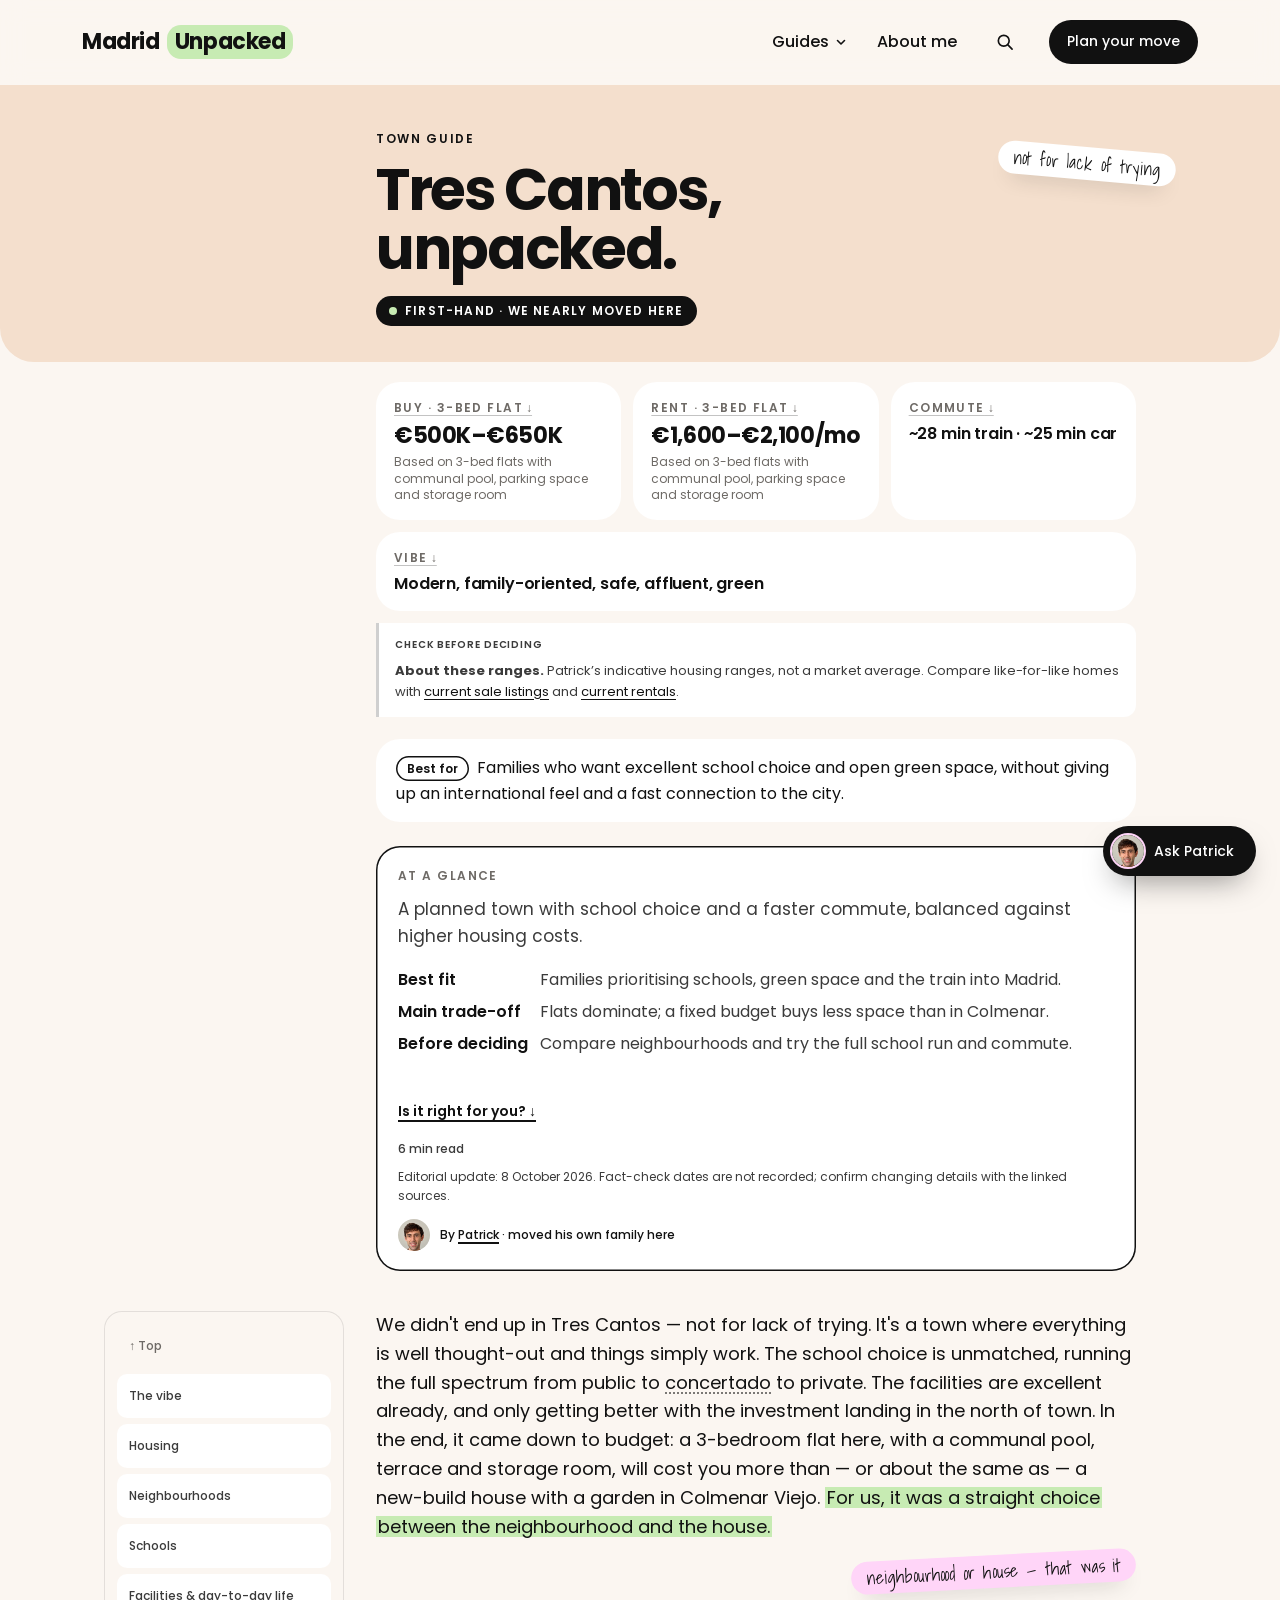
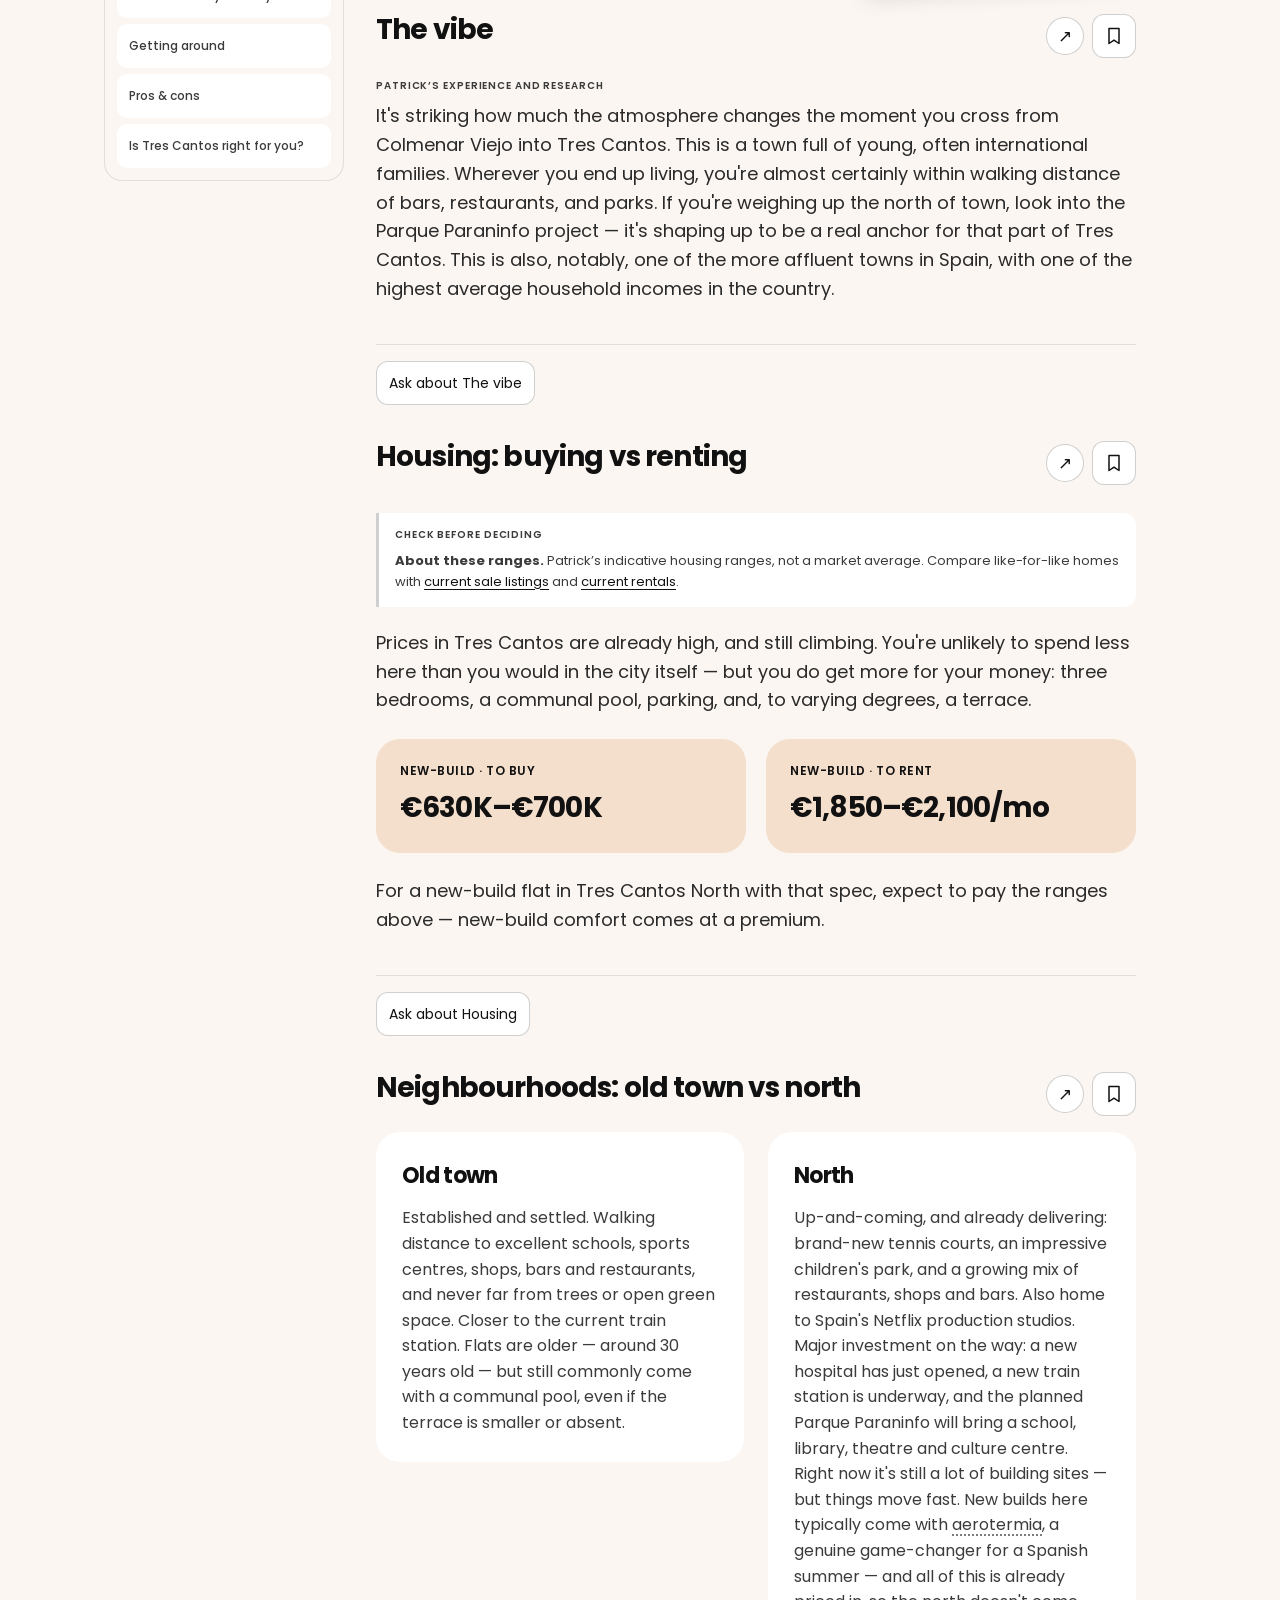
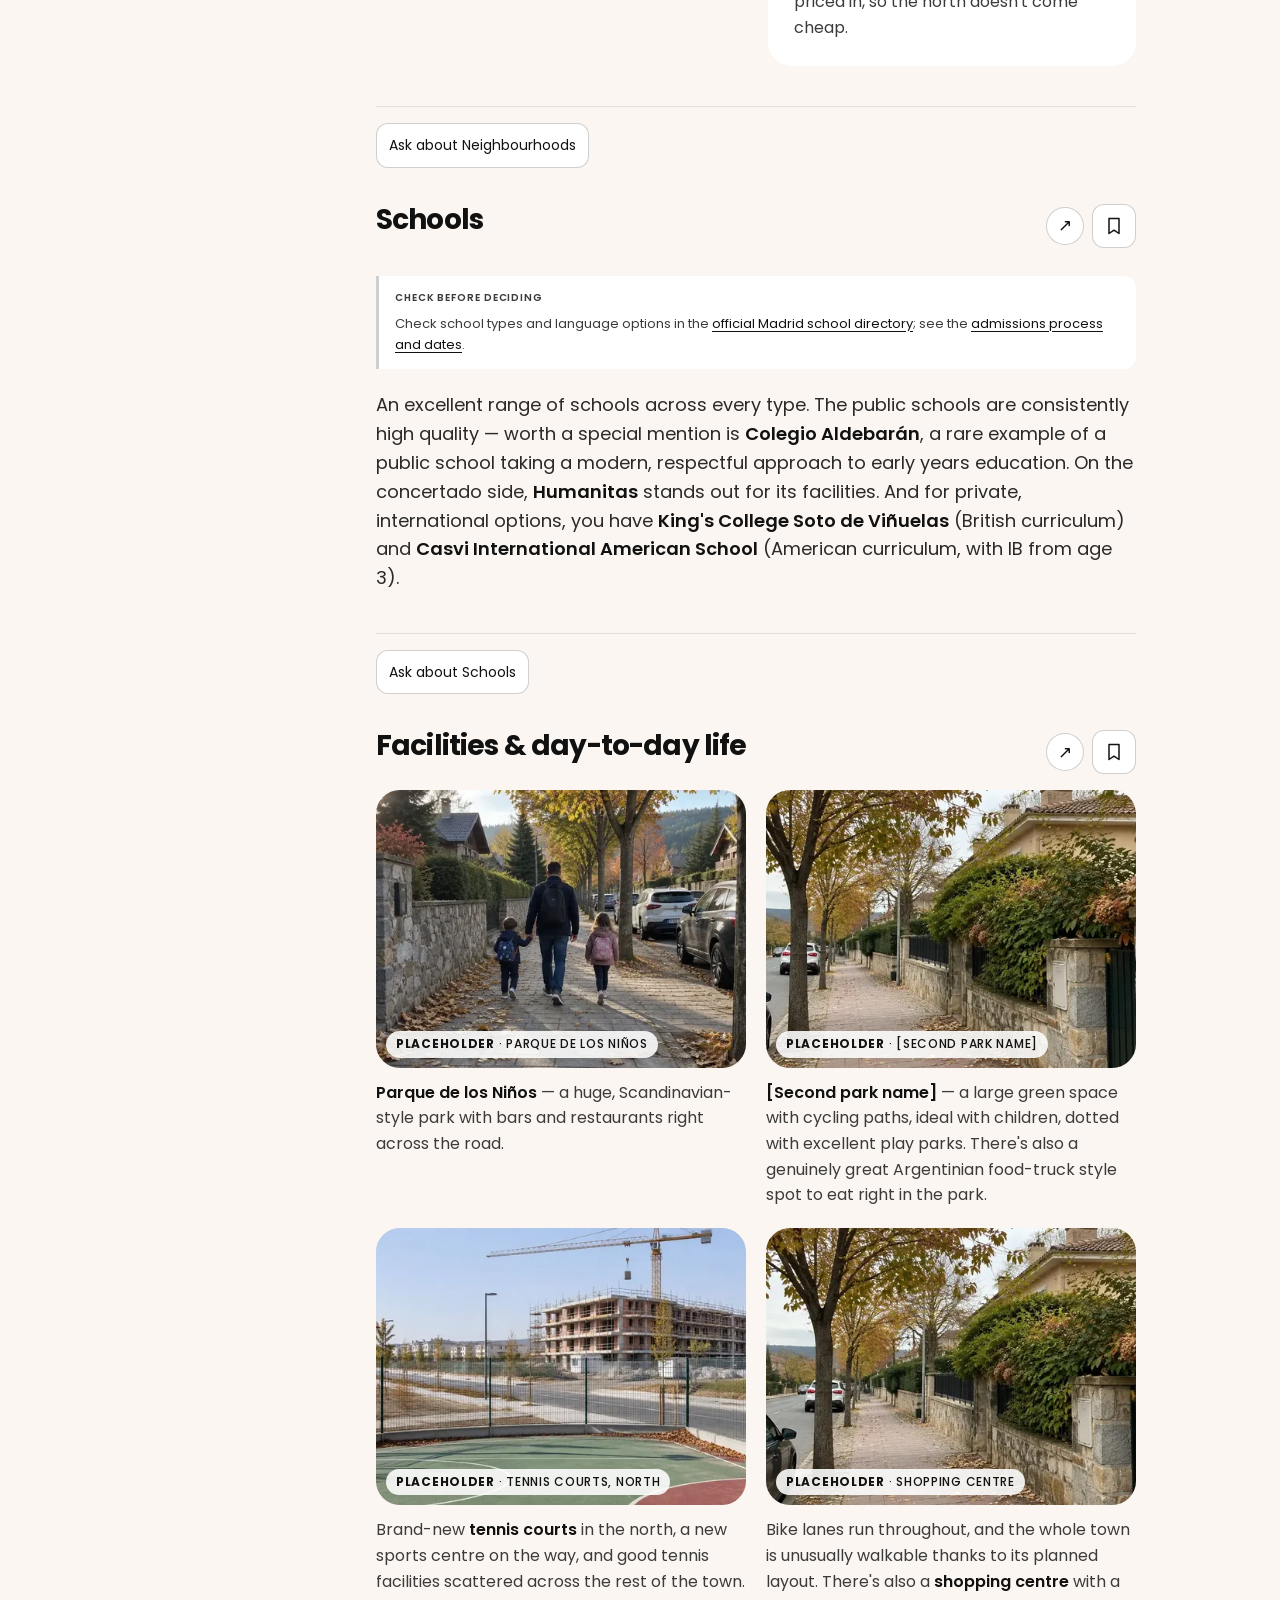
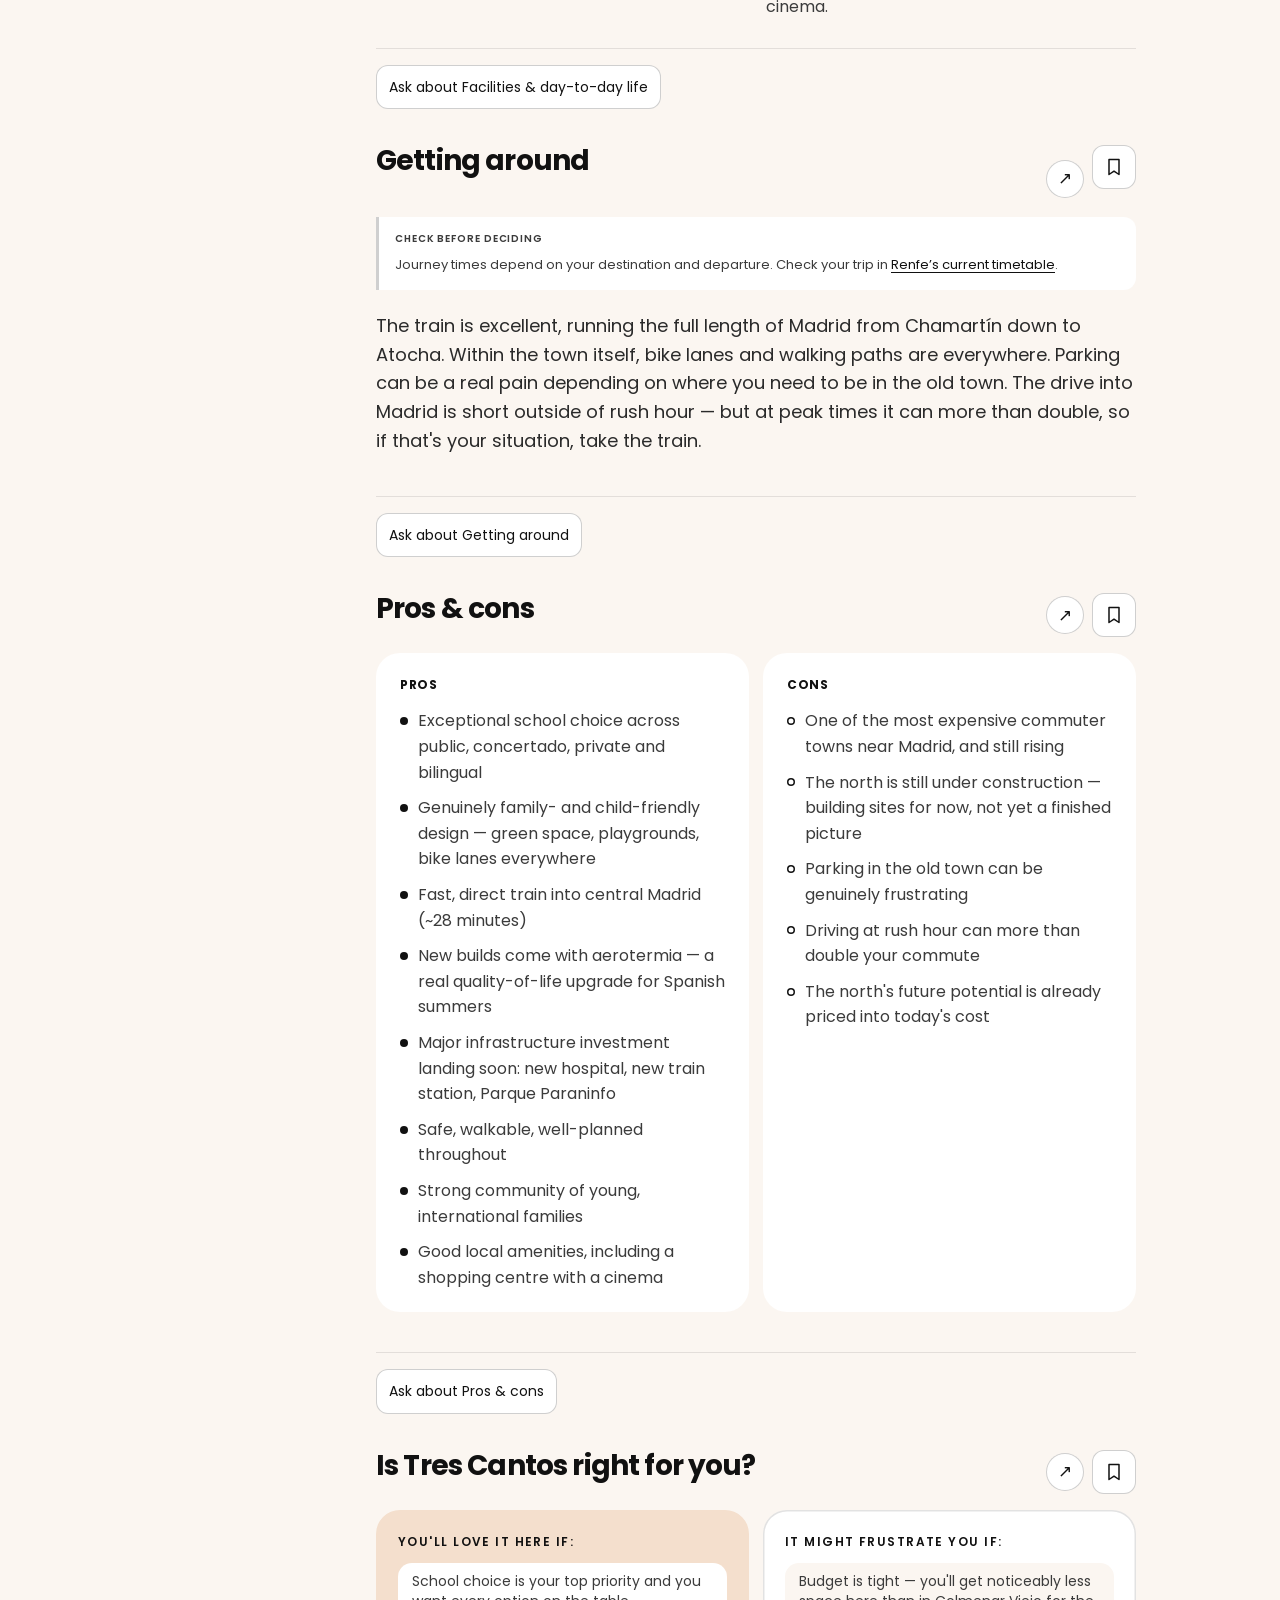
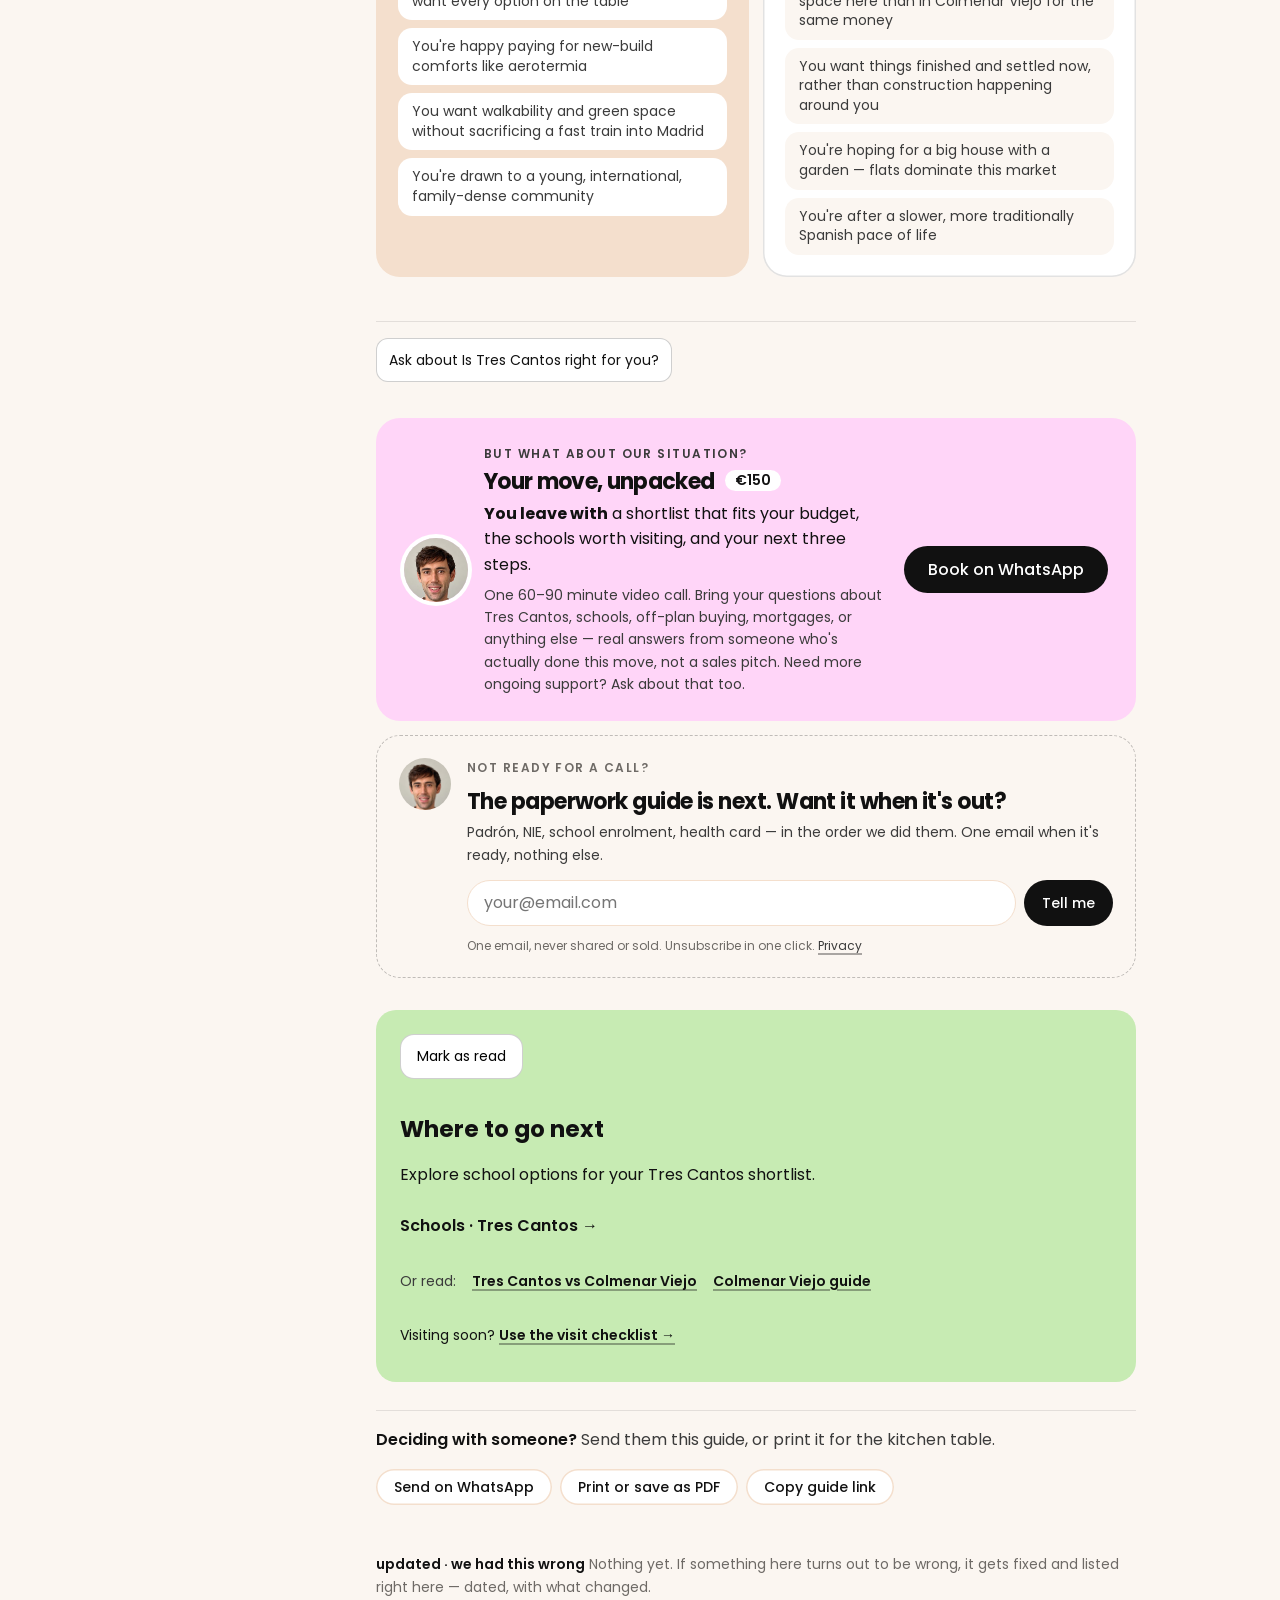
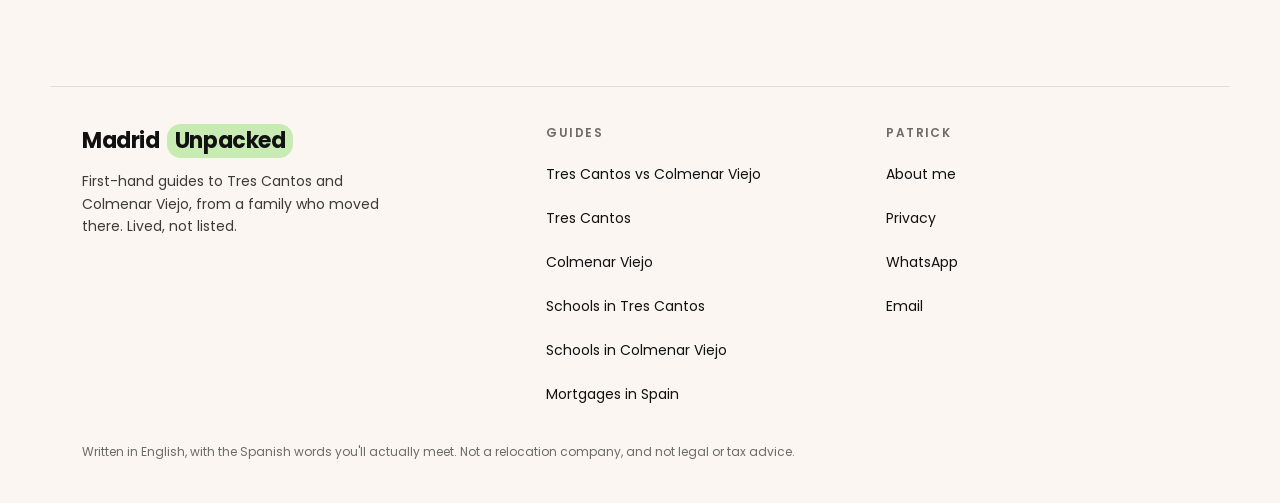
<file: test/tres-cantos.html>
<!DOCTYPE html>
<html lang="en"><head><meta charset="utf-8">
<meta name="viewport" content="width=device-width, initial-scale=1">
<meta name="theme-color" content="#FBF6F1">
<link rel="icon" type="image/svg+xml" href="data:image/svg+xml,%3Csvg%20xmlns='http://www.w3.org/2000/svg'%20viewBox='0%200%2064%2064'%3E%3Crect%20width='64'%20height='64'%20rx='16'%20fill='%23C7EBB3'/%3E%3Cpath%20d='M18%2018v16a14%2014%200%200%200%2028%200V18'%20fill='none'%20stroke='%23111'%20stroke-width='8'%20stroke-linecap='round'/%3E%3C/svg%3E">
<title>Tres Cantos, unpacked — Madrid Unpacked</title><meta name="description" content="A first-hand family guide to Tres Cantos: housing, neighbourhoods, schools, commuting, and the trade-offs to consider before moving."><link rel="canonical" href="https://madridunpacked.com/tres-cantos"><meta property="og:type" content="article"><meta property="og:site_name" content="Madrid Unpacked"><meta property="og:locale" content="en_GB"><meta property="og:title" content="Tres Cantos, unpacked — Madrid Unpacked"><meta property="og:description" content="A first-hand family guide to Tres Cantos: housing, neighbourhoods, schools, commuting, and the trade-offs to consider before moving."><meta property="og:url" content="https://madridunpacked.com/tres-cantos"><meta property="og:image" content="https://madridunpacked.com/assets/share-card.jpg"><meta property="og:image:width" content="1200"><meta property="og:image:height" content="630"><meta property="og:image:alt" content="Madrid Unpacked — first-hand guides to moving your family to Madrid Norte"><meta name="twitter:card" content="summary_large_image"><meta name="twitter:title" content="Tres Cantos, unpacked — Madrid Unpacked"><meta name="twitter:description" content="A first-hand family guide to Tres Cantos: housing, neighbourhoods, schools, commuting, and the trade-offs to consider before moving."><meta name="twitter:image" content="https://madridunpacked.com/assets/share-card.jpg"><link rel="stylesheet" href="./assets/site.css"><link rel="preload" href="./assets/poppins-400.woff2" as="font" type="font/woff2" crossorigin=""><link rel="preload" href="./assets/poppins-700.woff2" as="font" type="font/woff2" crossorigin=""><script src="./assets/analytics.js" defer></script><script src="./assets/site.js" defer></script></head><body data-static-page="tres-cantos" id="top" data-ga4-id="G-T36BG7CPYB"><a href="#main-content" class="skip-link">Skip to content</a><main class="page active" id="tres-cantos" data-screen-label="Tres Cantos Guide">


<div style="font-family: 'Poppins', sans-serif; background: #FBF6F1; color: #111; line-height: 1.6; overflow-x: clip;">

  <!-- NAV -->
  <div class="navbar"><div class="nav">
    <a href="./home.html" class="wm">Madrid <i>Unpacked</i></a>
    <div class="nav-links">
      <div class="gm" data-gm><button type="button" class="gm-btn" aria-expanded="false" aria-controls="gm-tres-cantos">Guides<svg viewbox="0 0 12 12" aria-hidden="true"><path d="M2.5 4.5 6 8l3.5-3.5" fill="none" stroke="currentColor" stroke-width="1.6" stroke-linecap="round" stroke-linejoin="round"></path></svg></button><div class="gm-panel" id="gm-tres-cantos" hidden><a href="./compare.html" class="gm-feature" data-track="comparison_click" data-place="nav_menu"><span class="gm-feature-eb">Start here</span><b>Tres Cantos vs Colmenar Viejo</b><small>Nine minutes apart, side by side: housing, schools, the commute and everyday life.</small><span class="gm-feature-go">Compare the two towns →</span></a><div class="gm-col"><p class="gm-h">Towns</p><a href="#top" class="gm-item" aria-current="page"><i style="background:#F4DFCD"></i><span><b>Tres Cantos</b><small>The planned town: schools, commute, price</small></span></a><a href="./colmenar-viejo.html" class="gm-item"><i style="background:#C7EBB3"></i><span><b>Colmenar Viejo<em>we live here</em></b><small>The pueblo, more house for the money</small></span></a></div><div class="gm-col"><p class="gm-h">Schools</p><a href="./schools-tres-cantos.html" class="gm-item"><i style="background:#F4DFCD"></i><span><b>Schools in Tres Cantos</b><small>State, concertada and private</small></span></a><a href="./schools-colmenar-viejo.html" class="gm-item"><i style="background:#C7EBB3"></i><span><b>Schools in Colmenar Viejo<em>we live here</em></b><small>Seven schools, neighbourhood by neighbourhood</small></span></a></div><div class="gm-col"><p class="gm-h">Money</p><a href="./mortgages.html" class="gm-item"><i style="background:#fff"></i><span><b>Mortgages in Spain</b><small>What you need saved, and the traps</small></span></a></div><a href="./guides.html" class="gm-all">Browse all guides →</a><a href="./about.html" class="gm-all gm-about">About Patrick →</a></div></div>
      <a href="./about.html" class="nav-about">About me</a>
      <a class="b1 sm" href="#tres-cantos-call" data-track="offer_nav_click" aria-label="Plan your move: €150 call"><span class="nav-plan-full">Plan your move</span><span class="nav-plan-short">€150 call</span></a></div>
  <a href="#tres-cantos-call" class="app-call" data-track="offer_nav_click" data-place="mobile_header" aria-label="Plan your move with Patrick">Plan your move</a></div></div>

  <!-- HEADER -->
  <div class="gd-head peach" id="main-content" tabindex="-1">
    <div class="in">
      <span aria-hidden="true" class="hw hwt abs" style="transform: rotate(5deg);">not for lack of trying</span>
      <p class="eb">Town guide</p>
      <h1>Tres Cantos, unpacked.</h1>
      <span class="badge"><i></i>First-hand · we nearly moved here</span>
    </div>
  </div>

  <!-- FACT CARD -->
  <div style="max-width: 760px; margin: 0 auto 40px; padding: 0 clamp(16px,5vw,32px);">
    <div class="facts">
        <div><em><a href="#tres-cantos-housing-buying-vs-renting">Buy · 3-bed flat</a></em><b>€500K–€650K</b><span>Based on 3-bed flats with communal pool, parking space and storage room</span></div>
        <div><em><a href="#tres-cantos-housing-buying-vs-renting">Rent · 3-bed flat</a></em><b>€1,600–€2,100/mo</b><span>Based on 3-bed flats with communal pool, parking space and storage room</span></div>
        <div><em><a href="#tres-cantos-getting-around">Commute</a></em><b class="long">~28 min train · ~25 min car</b></div>
        <div><em><a href="#tres-cantos-the-vibe">Vibe</a></em><b class="long">Modern, family-oriented, safe, affluent, green</b></div>
    </div>
    <p class="source-note"><span class="content-label">Check before deciding</span><b>About these ranges.</b> Patrick’s indicative housing ranges, not a market average. Compare like-for-like homes with <a href="https://www.idealista.com/venta-viviendas/tres-cantos-madrid/">current sale listings</a> and <a href="https://www.idealista.com/alquiler-viviendas/tres-cantos-madrid/">current rentals</a>.</p><div class="best" style="margin-top: 12px;"><em>Best for</em>Families who want excellent school choice and open green space, without giving up an international feel and a fast connection to the city.</div>
  </div>
  <div class="sv-wrap"><div class="sv"><p class="lbl">At a glance</p><p class="guide-summary">A planned town with school choice and a faster commute, balanced against higher housing costs.</p><dl><div><dt>Best fit</dt><dd>Families prioritising schools, green space and the train into Madrid.</dd></div><div><dt>Main trade-off</dt><dd>Flats dominate; a fixed budget buys less space than in Colmenar.</dd></div><div><dt>Before deciding</dt><dd>Compare neighbourhoods and try the full school run and commute.</dd></div></dl><a class="sv-go" href="#tres-cantos-is-tres-cantos-right-for-you" data-track="short_version_jump">Is it right for you? ↓</a><p class="gd-meta">6 min read</p>
      <p class="guide-update">Editorial update: 8 October 2026. Fact-check dates are not recorded; confirm changing details with the linked sources.</p><p class="gd-by"><i class="gd-by-av" role="img" aria-label="Patrick"></i><span>By <a href="./about.html">Patrick</a> · moved his own family here</span></p>
      </div></div>
  <div class="toc" data-toc><details class="toc-mobile"><summary>Contents <span data-current-chapter>Choose a section</span></summary><nav class="toc-chapters" aria-label="Guide chapters"><a href="#top" class="top">↑ Top</a><a href="#tres-cantos-the-vibe">The vibe</a><a href="#tres-cantos-housing-buying-vs-renting">Housing</a><a href="#tres-cantos-neighbourhoods-old-town-vs-north">Neighbourhoods</a><a href="#tres-cantos-schools">Schools</a><a href="#tres-cantos-facilities-and-day-to-day-life">Facilities &amp; day-to-day life</a><a href="#tres-cantos-getting-around">Getting around</a><a href="#tres-cantos-pros-and-cons">Pros &amp; cons</a><a href="#tres-cantos-is-tres-cantos-right-for-you">Is Tres Cantos right for you?</a></nav></details><div class="toc-in"><a href="#top" class="top">↑ Top</a><a href="#tres-cantos-the-vibe">The vibe</a><a href="#tres-cantos-housing-buying-vs-renting">Housing</a><a href="#tres-cantos-neighbourhoods-old-town-vs-north">Neighbourhoods</a><a href="#tres-cantos-schools">Schools</a><a href="#tres-cantos-facilities-and-day-to-day-life">Facilities &amp; day-to-day life</a><a href="#tres-cantos-getting-around">Getting around</a><a href="#tres-cantos-pros-and-cons">Pros &amp; cons</a><a href="#tres-cantos-is-tres-cantos-right-for-you">Is Tres Cantos right for you?</a></div></div>

  <!-- ARTICLE BODY -->
  <div style="max-width: 760px; margin: 0 auto; padding: 0 clamp(16px,5vw,32px) 40px;">

    <p style="font-size: 18px; color: #111; margin: 0 0 40px;">We didn't end up in Tres Cantos — not for lack of trying. It's a town where everything is well thought-out and things simply work. The school choice is unmatched, running the full spectrum from public to concertado to private. The facilities are excellent already, and only getting better with the investment landing in the north of town. In the end, it came down to budget: a 3-bedroom flat here, with a communal pool, terrace and storage room, will cost you more than — or about the same as — a new-build house with a garden in Colmenar Viejo. <mark>For us, it was a straight choice between the neighbourhood and the house.</mark></p>
    <div class="hw-row" aria-hidden="true"><span class="hw hp" style="transform: rotate(-3deg);">neighbourhood or house — that was it</span></div>

    <h2 style="font-family: 'Poppins', sans-serif; font-size: 28px; font-weight: 700; letter-spacing: -0.03em; line-height: 1.15; color: #111; margin: 0 0 16px;" id="tres-cantos-the-vibe">The vibe</h2>
    <p class="content-label experience-label">Patrick’s experience and research</p><p style="font-size: 18px; color: #2A2A2A; margin: 0 0 40px;">It's striking how much the atmosphere changes the moment you cross from Colmenar Viejo into Tres Cantos. This is a town full of young, often international families. Wherever you end up living, you're almost certainly within walking distance of bars, restaurants, and parks. If you're weighing up the north of town, look into the Parque Paraninfo project — it's shaping up to be a real anchor for that part of Tres Cantos. This is also, notably, one of the more affluent towns in Spain, with one of the highest average household incomes in the country.</p>

    <h2 style="font-family: 'Poppins', sans-serif; font-size: 28px; font-weight: 700; letter-spacing: -0.03em; line-height: 1.15; color: #111; margin: 0 0 16px;" id="tres-cantos-housing-buying-vs-renting">Housing: buying vs renting</h2>
    <p class="source-note"><span class="content-label">Check before deciding</span><b>About these ranges.</b> Patrick’s indicative housing ranges, not a market average. Compare like-for-like homes with <a href="https://www.idealista.com/venta-viviendas/tres-cantos-madrid/">current sale listings</a> and <a href="https://www.idealista.com/alquiler-viviendas/tres-cantos-madrid/">current rentals</a>.</p><p style="font-size: 18px; color: #2A2A2A; margin: 0 0 24px;">Prices in Tres Cantos are already high, and still climbing. You're unlikely to spend less here than you would in the city itself — but you do get more for your money: three bedrooms, a communal pool, parking, and, to varying degrees, a terrace.</p>
    <div style="display: grid; grid-template-columns: repeat(auto-fit, minmax(260px, 1fr)); gap: 20px; margin-bottom: 24px;">
      <div style="background: #F4DFCD; border-radius: 24px; padding: 22px 24px;">
        <div style="font-size: 12px; text-transform: uppercase; letter-spacing: 0.5px; font-weight: 600; color: #111; margin-bottom: 6px;">New-build · to buy</div>
        <div style="font-family: 'Poppins', sans-serif; letter-spacing: -0.03em; font-size: 28px; font-weight: 700; color: #111;">€630K–€700K</div>
      </div>
      <div style="background: #F4DFCD; border-radius: 24px; padding: 22px 24px;">
        <div style="font-size: 12px; text-transform: uppercase; letter-spacing: 0.5px; font-weight: 600; color: #111; margin-bottom: 6px;">New-build · to rent</div>
        <div style="font-family: 'Poppins', sans-serif; letter-spacing: -0.03em; font-size: 28px; font-weight: 700; color: #111;">€1,850–€2,100/mo</div>
      </div>
    </div>
    <p style="font-size: 18px; color: #2A2A2A; margin: 0 0 40px;">For a new-build flat in Tres Cantos North with that spec, expect to pay the ranges above — new-build comfort comes at a premium.</p>

    <h2 style="font-family: 'Poppins', sans-serif; font-size: 28px; font-weight: 700; letter-spacing: -0.03em; line-height: 1.15; color: #111; margin: 0 0 16px;" id="tres-cantos-neighbourhoods-old-town-vs-north">Neighbourhoods: old town vs north</h2>
    <div style="display: grid; grid-template-columns: repeat(auto-fit, minmax(260px, 1fr)); gap: 24px; margin-bottom: 40px;">
      <div style="background: #fff; border-radius: 24px; padding: 26px;">
        <h3 style="font-family: 'Poppins', sans-serif; letter-spacing: -0.03em; font-size: 22px; font-weight: 700; color: #111; margin: 0 0 12px;">Old town</h3>
        <p style="font-size: 16px; color: #3B3B3B; margin: 0;">Established and settled. Walking distance to excellent schools, sports centres, shops, bars and restaurants, and never far from trees or open green space. Closer to the current train station. Flats are older — around 30 years old — but still commonly come with a communal pool, even if the terrace is smaller or absent.</p>
      </div>
      <div style="background: #fff; border-radius: 24px; padding: 26px;">
        <h3 style="font-family: 'Poppins', sans-serif; letter-spacing: -0.03em; font-size: 22px; font-weight: 700; color: #111; margin: 0 0 12px;">North</h3>
        <p style="font-size: 16px; color: #3B3B3B; margin: 0;">Up-and-coming, and already delivering: brand-new tennis courts, an impressive children's park, and a growing mix of restaurants, shops and bars. Also home to Spain's Netflix production studios. Major investment on the way: a new hospital has just opened, a new train station is underway, and the planned Parque Paraninfo will bring a school, library, theatre and culture centre. Right now it's still a lot of building sites — but things move fast. New builds here typically come with aerotermia, a genuine game-changer for a Spanish summer — and all of this is already priced in, so the north doesn't come cheap.</p>
      </div>
    </div>

    <h2 style="font-family: 'Poppins', sans-serif; font-size: 28px; font-weight: 700; letter-spacing: -0.03em; line-height: 1.15; color: #111; margin: 0 0 16px;" id="tres-cantos-schools">Schools</h2>
    <p class="source-note"><span class="content-label">Check before deciding</span>Check school types and language options in the <a href="https://www.comunidad.madrid/educacion/buscador-centros-educativos">official Madrid school directory</a>; see the <a href="https://www.comunidad.madrid/educacion/escolarizacion">admissions process and dates</a>.</p><p style="font-size: 18px; color: #2A2A2A; margin: 0 0 40px;">An excellent range of schools across every type. The public schools are consistently high quality — worth a special mention is <strong style="color: #111;">Colegio Aldebarán</strong>, a rare example of a public school taking a modern, respectful approach to early years education. On the concertado side, <strong style="color: #111;">Humanitas</strong> stands out for its facilities. And for private, international options, you have <strong style="color: #111;">King's College Soto de Viñuelas</strong> (British curriculum) and <strong style="color: #111;">Casvi International American School</strong> (American curriculum, with IB from age 3).</p>

    <h2 style="font-family: 'Poppins', sans-serif; font-size: 28px; font-weight: 700; letter-spacing: -0.03em; line-height: 1.15; color: #111; margin: 0 0 16px;" id="tres-cantos-facilities-and-day-to-day-life">Facilities &amp; day-to-day life</h2>
    <div style="display: grid; grid-template-columns: repeat(auto-fit, minmax(260px, 1fr)); gap: 20px; margin-bottom: 24px;">
      <div>
        <div class="ph" style="aspect-ratio: 4/3; background-color:#EFE6DA; margin-bottom: 12px;">
          <img class="photo-image" alt="Placeholder photo: Parque de los Niños" src="./assets/hero-1000.webp" srcset="./assets/hero-320.webp 320w, ./assets/hero-640.webp 640w, ./assets/hero-960.webp 960w, ./assets/hero-1000.webp 1000w" sizes="(max-width:640px) 100vw, 400px" width="1000" height="559" loading="lazy" decoding="async" style="object-position:center 60%"><div class="cap"><b>Placeholder</b> · Parque de los Niños</div>
        </div>
        <p style="font-size: 16px; color: #3B3B3B; margin: 0;"><strong style="color: #111;">Parque de los Niños</strong> — a huge, Scandinavian-style park with bars and restaurants right across the road.</p>
      </div>
      <div>
        <div class="ph" style="aspect-ratio: 4/3; background-color:#EFE6DA; margin-bottom: 12px;">
          <img class="photo-image" alt="Placeholder photo: [second park name]" src="./assets/town-comparison-1000.webp" srcset="./assets/town-comparison-320.webp 320w, ./assets/town-comparison-640.webp 640w, ./assets/town-comparison-960.webp 960w, ./assets/town-comparison-1000.webp 1000w" sizes="(max-width:640px) 100vw, 400px" width="1000" height="559" loading="lazy" decoding="async" style="object-position:center"><div class="cap"><b>Placeholder</b> · [second park name]</div>
        </div>
        <p style="font-size: 16px; color: #3B3B3B; margin: 0;"><strong style="color: #111;">[Second park name]</strong> — a large green space with cycling paths, ideal with children, dotted with excellent play parks. There's also a genuinely great Argentinian food-truck style spot to eat right in the park.</p>
      </div>
      <div>
        <div class="ph" style="aspect-ratio: 4/3; background-color:#EFE6DA; margin-bottom: 12px;">
          <img class="photo-image" alt="Placeholder photo: tennis courts, north" src="./assets/school-tres-cantos-1000.webp" srcset="./assets/school-tres-cantos-320.webp 320w, ./assets/school-tres-cantos-640.webp 640w, ./assets/school-tres-cantos-960.webp 960w, ./assets/school-tres-cantos-1000.webp 1000w" sizes="(max-width:640px) 100vw, 400px" width="1000" height="559" loading="lazy" decoding="async" style="object-position:center"><div class="cap"><b>Placeholder</b> · tennis courts, north</div>
        </div>
        <p style="font-size: 16px; color: #3B3B3B; margin: 0;">Brand-new <strong style="color: #111;">tennis courts</strong> in the north, a new sports centre on the way, and good tennis facilities scattered across the rest of the town.</p>
      </div>
      <div>
        <div class="ph" style="aspect-ratio: 4/3; background-color:#EFE6DA; margin-bottom: 12px;">
          <img class="photo-image" alt="Placeholder photo: shopping centre" src="./assets/town-comparison-1000.webp" srcset="./assets/town-comparison-320.webp 320w, ./assets/town-comparison-640.webp 640w, ./assets/town-comparison-960.webp 960w, ./assets/town-comparison-1000.webp 1000w" sizes="(max-width:640px) 100vw, 400px" width="1000" height="559" loading="lazy" decoding="async" style="object-position:30% center"><div class="cap"><b>Placeholder</b> · shopping centre</div>
        </div>
        <p style="font-size: 16px; color: #3B3B3B; margin: 0;">Bike lanes run throughout, and the whole town is unusually walkable thanks to its planned layout. There's also a <strong style="color: #111;">shopping centre</strong> with a cinema.</p>
      </div>
    </div>

    <h2 style="font-family: 'Poppins', sans-serif; font-size: 28px; font-weight: 700; letter-spacing: -0.03em; line-height: 1.15; color: #111; margin: 0 0 16px;" id="tres-cantos-getting-around">Getting around</h2>
    <p class="source-note"><span class="content-label">Check before deciding</span>Journey times depend on your destination and departure. Check your trip in <a href="https://horarioscercanias.renfe.com/">Renfe’s current timetable</a>.</p><p style="font-size: 18px; color: #2A2A2A; margin: 0 0 40px;">The train is excellent, running the full length of Madrid from Chamartín down to Atocha. Within the town itself, bike lanes and walking paths are everywhere. Parking can be a real pain depending on where you need to be in the old town. The drive into Madrid is short outside of rush hour — but at peak times it can more than double, so if that's your situation, take the train.</p>

    <h2 style="font-family: 'Poppins', sans-serif; font-size: 28px; font-weight: 700; letter-spacing: -0.03em; line-height: 1.15; color: #111; margin: 0 0 16px;" id="tres-cantos-pros-and-cons">Pros &amp; cons</h2>
    <div style="display: grid; grid-template-columns: repeat(auto-fit, minmax(260px, 1fr)); gap: 14px; margin-bottom: 40px;">
      <div class="pc">
        <div style="font-size: 14px; font-weight: 700; text-transform: uppercase; letter-spacing: 0.5px; color: #111; margin-bottom: 14px;">Pros</div>
        <ul style="margin: 0; padding: 0 0 0 20px; font-size: 16px; color: #3B3B3B;">
          <li style="margin-bottom: 10px;">Exceptional school choice across public, concertado, private and bilingual</li>
          <li style="margin-bottom: 10px;">Genuinely family- and child-friendly design — green space, playgrounds, bike lanes everywhere</li>
          <li style="margin-bottom: 10px;">Fast, direct train into central Madrid (~28 minutes)</li>
          <li style="margin-bottom: 10px;">New builds come with aerotermia — a real quality-of-life upgrade for Spanish summers</li>
          <li style="margin-bottom: 10px;">Major infrastructure investment landing soon: new hospital, new train station, Parque Paraninfo</li>
          <li style="margin-bottom: 10px;">Safe, walkable, well-planned throughout</li>
          <li style="margin-bottom: 10px;">Strong community of young, international families</li>
          <li>Good local amenities, including a shopping centre with a cinema</li>
        </ul>
      </div>
      <div class="pc cons">
        <div style="font-size: 14px; font-weight: 700; text-transform: uppercase; letter-spacing: 0.5px; color: #111; margin-bottom: 14px;">Cons</div>
        <ul style="margin: 0; padding: 0 0 0 20px; font-size: 16px; color: #3B3B3B;">
          <li style="margin-bottom: 10px;">One of the most expensive commuter towns near Madrid, and still rising</li>
          <li style="margin-bottom: 10px;">The north is still under construction — building sites for now, not yet a finished picture</li>
          <li style="margin-bottom: 10px;">Parking in the old town can be genuinely frustrating</li>
          <li style="margin-bottom: 10px;">Driving at rush hour can more than double your commute</li>
          <li>The north's future potential is already priced into today's cost</li>
        </ul>
      </div>
    </div>

    <h2 style="font-family: 'Poppins', sans-serif; font-size: 28px; font-weight: 700; letter-spacing: -0.03em; line-height: 1.15; color: #111; margin: 0 0 16px;" id="tres-cantos-is-tres-cantos-right-for-you">Is Tres Cantos right for you?</h2>
    <div style="display: grid; grid-template-columns: repeat(auto-fit, minmax(260px, 1fr)); gap: 14px; margin-bottom: 44px;">
      <div class="verdict yes">
        <div style="font-size: 16px; font-weight: 600; color: #111; margin-bottom: 14px;">You'll love it here if:</div>
        <ul style="margin: 0; padding: 0 0 0 20px; font-size: 16px; color: #3B3B3B;">
          <li style="margin-bottom: 10px;">School choice is your top priority and you want every option on the table</li>
          <li style="margin-bottom: 10px;">You're happy paying for new-build comforts like aerotermia</li>
          <li style="margin-bottom: 10px;">You want walkability and green space without sacrificing a fast train into Madrid</li>
          <li>You're drawn to a young, international, family-dense community</li>
        </ul>
      </div>
      <div class="verdict no">
        <div style="font-size: 16px; font-weight: 600; color: #111; margin-bottom: 14px;">It might frustrate you if:</div>
        <ul style="margin: 0; padding: 0 0 0 20px; font-size: 16px; color: #3B3B3B;">
          <li style="margin-bottom: 10px;">Budget is tight — you'll get noticeably less space here than in Colmenar Viejo for the same money</li>
          <li style="margin-bottom: 10px;">You want things finished and settled now, rather than construction happening around you</li>
          <li style="margin-bottom: 10px;">You're hoping for a big house with a garden — flats dominate this market</li>
          <li>You're after a slower, more traditionally Spanish pace of life</li>
        </ul>
      </div>
    </div>

    <div class="share">
      <p><b>Deciding with someone?</b> Send them this guide, or print it for the kitchen table.</p>
      <div class="share-btns"><a href="./home.html" class="b2 sm share-wa" data-share data-track="share_click">Send on WhatsApp</a><button type="button" class="b2 sm" data-print data-track="print">Print or save as PDF</button><button type="button" class="b2 sm" data-copy-guide>Copy guide link</button></div>
    <div class="copy-feedback"><p data-copy-status role="status"></p><label class="copy-fallback" hidden>Copy this link<input type="text" readonly aria-label="Guide link to copy"></label></div></div>
    <div class="gd-end">
    <div class="gd-call" id="tres-cantos-call" data-offer="">
      <i class="av" role="img" aria-label="Patrick"></i>
      <div>
        <p class="eb">But what about our situation?</p>
        <h3>Your move, unpacked <span class="price">€150</span></h3>
        <p class="call-out"><b>You leave with</b> a shortlist that fits your budget, the schools worth visiting, and your next three steps.</p>
        <p>One 60–90 minute video call. Bring your questions about Tres Cantos, schools, off-plan buying, mortgages, or anything else — real answers from someone who's actually done this move, not a sales pitch. Need more ongoing support? Ask about that too.</p>
      </div>
      <a href="https://wa.me/34615191390?text=Hi%20Patrick%2C%20I%27d%20like%20to%20book%20the%20%E2%80%9CYour%20move%2C%20unpacked%E2%80%9D%20call%20%2860%E2%80%9390%20min%2C%20%E2%82%AC150%29.%20I%27m%20reading%20%E2%80%9CTres%20Cantos%2C%20unpacked%E2%80%9D.%20We%27re%20looking%20at%20" data-track="booking_click" class="b1" style="white-space: nowrap;" data-place="guide_offer">Book on WhatsApp</a>
    </div>
    <form class="signup" novalidate>
      <i class="av-sm" role="img" aria-label="Patrick" style='background-image: url("./assets/patrick-avatar.jpg");'></i>
      <div class="signup-body">
        <p class="lbl">Not ready for a call?</p>
        <h3>The paperwork guide is next. Want it when it's out?</h3>
        <p class="sub">Padrón, NIE, school enrolment, health card — in the order we did them. One email when it's ready, nothing else.</p>
        <div class="signup-row">
          <label class="sr" for="em-tres-cantos">Your email</label>
          <input id="em-tres-cantos" type="email" inputmode="email" autocomplete="email" placeholder="your@email.com" required>
          <button type="submit" class="b1 sm">Tell me</button>
        </div>
        <p class="signup-msg" aria-live="polite"></p>
        <p class="signup-priv">One email, never shared or sold. Unsubscribe in one click. <a href="./privacy.html">Privacy</a></p>
      </div>
    </form>
    </div>
    <nav class="rn-line" aria-label="Read next"><p class="lbl">Read next</p><div class="rn-main"><a href="./compare.html" data-track="readnext_click"><b>Tres Cantos vs Colmenar Viejo<i aria-hidden="true">→</i></b> <span>Now see the other side, side by side.</span></a></div><p class="or">Or: <a data-track="readnext_click" href="./colmenar-viejo.html">Colmenar Viejo guide</a> · <a data-track="readnext_click" href="./schools-tres-cantos.html">Schools in Tres Cantos</a></p></nav>
        <p class="corrections"><b>updated · we had this wrong</b> Nothing yet. If something here turns out to be wrong, it gets fixed and listed right here — dated, with what changed.</p>

  </div>

  <!-- FOOTER -->
  <footer class="foot2">
    <div class="foot2-in">
      <div class="foot2-brand"><span class="wm">Madrid <i>Unpacked</i></span><p>First-hand guides to Tres Cantos and Colmenar Viejo, from a family who moved there. Lived, not listed.</p></div>
      <nav aria-label="Guides"><p class="lbl">Guides</p><a href="./compare.html" data-track="comparison_click">Tres Cantos vs Colmenar Viejo</a><a href="#top">Tres Cantos</a><a href="./colmenar-viejo.html">Colmenar Viejo</a><a href="./schools-tres-cantos.html">Schools in Tres Cantos</a><a href="./schools-colmenar-viejo.html">Schools in Colmenar Viejo</a><a href="./mortgages.html">Mortgages in Spain</a></nav>
      <nav aria-label="Patrick"><p class="lbl">Patrick</p><a href="./about.html">About me</a><a href="./privacy.html">Privacy</a><a href="https://wa.me/34615191390?text=Hi%20Patrick%2C%20we%27re%20looking%20at%20Tres%20Cantos%20/%20Colmenar%20Viejo%20and%20I%20have%20a%20question%3A%20">WhatsApp</a><a href="mailto:patrickjharris91@gmail.com?subject=Question%20about%20moving%20to%20Madrid%20Norte">Email</a></nav>
    </div>
    <p class="foot2-small">Written in English, with the Spanish words you'll actually meet. Not a relocation company, and not legal or tax advice.</p>
  </footer>

  

</div>

</main>

<nav class="mobile-tabs" aria-label="Main navigation">
  <a class="mobile-tab" data-mobile-tab="home" href="./home.html"><svg viewbox="0 0 24 24" aria-hidden="true"><path d="m3 10 9-7 9 7v10H15v-6H9v6H3Z"></path></svg><span>Home</span></a>
  <a class="mobile-tab" data-mobile-tab="guides" href="./guides.html" aria-current="page"><svg viewbox="0 0 24 24" aria-hidden="true"><path d="M12 5v15M12 5C9 3 5 3 2 4v15c3-1 7-1 10 1 3-2 7-2 10-1V4c-3-1-7-1-10 1Z"></path></svg><span>Guides</span></a>
  <a class="mobile-tab" data-mobile-tab="compare" href="./compare.html"><svg viewbox="0 0 24 24" aria-hidden="true"><rect x="3" y="4" width="7" height="16" rx="2"></rect><rect x="14" y="4" width="7" height="16" rx="2"></rect><path d="M6 8h1m10 0h1M6 12h1m10 0h1"></path></svg><span>Compare</span></a>
  <a class="mobile-tab" data-mobile-tab="ask" data-open-ask href="./home.html#contact" aria-haspopup="dialog"><svg viewbox="0 0 24 24" aria-hidden="true"><path d="M21 11a8 8 0 0 1-8 8H7l-5 3 2-6a8 8 0 0 1-1-5 9 9 0 0 1 18 0Z"></path><path d="M8 10h.01M12 10h.01M16 10h.01"></path></svg><span>Ask Patrick</span></a>
</nav>
<div id="ask-root"></div></body></html>
</file>
<file: test/assets/site.css>
@font-face{font-family:'Poppins';font-style:normal;font-weight:400;font-display:swap;src:url("./poppins-400.woff2") format('woff2');}
@font-face{font-family:'Poppins';font-style:normal;font-weight:500;font-display:swap;src:url("./poppins-500.woff2") format('woff2');}
@font-face{font-family:'Poppins';font-style:normal;font-weight:600;font-display:swap;src:url("./poppins-600.woff2") format('woff2');}
@font-face{font-family:'Poppins';font-style:normal;font-weight:700;font-display:swap;src:url("./poppins-700.woff2") format('woff2');}
@font-face{font-family:'Shadows Into Light';font-style:normal;font-weight:400;font-display:swap;src:url("./shadows-into-light.woff2") format('woff2');}
.ask-panel.plan-panel{background:var(--pink)}.plan-panel .ask-head{background:transparent;border-color:rgba(17,17,17,.1)}.plan-panel .plan-price{border-top-color:rgba(17,17,17,.12)}.plan-panel .plan-preview .b1{background:#111;color:#fff}
@media(min-width:641px){.ask-panel.plan-panel{inset:0!important;margin:auto!important;width:min(460px,calc(100vw - 48px))!important;height:fit-content;max-height:calc(100dvh - 48px)!important;overflow:auto;animation:none}.ask-panel.plan-panel::backdrop{background:rgba(17,17,17,.45)}}
@media(max-width:640px){.toc{background:var(--paper)!important;-webkit-backdrop-filter:none!important;backdrop-filter:none!important}.compare-topics{display:grid!important;grid-template-columns:1fr 1fr}}
@media(min-width:1024px){.page:not(#home):not(#about):not(#privacy) .gd-head>*:not(.hw){max-width:1120px!important;margin-left:auto!important;margin-right:auto!important;padding-left:296px!important;padding-right:64px!important;box-sizing:border-box}.page .gd-head+div:not(.sv-wrap):not(.reading-layout),.page .sv-wrap,.page .pk-wrap{max-width:1120px!important;margin-left:auto!important;margin-right:auto!important;padding-left:296px!important;padding-right:64px!important;box-sizing:border-box}}
@media(min-width:1024px){.reading-block{padding-left:0!important;padding-right:0!important;max-width:none!important;margin-left:0!important;margin-right:0!important}}
@media(min-width:1024px){.reading-article h2{padding-right:52px}.reading-article .desktop-section-tools{position:relative;height:0;margin:0!important;padding:0!important;border-bottom:0!important}.reading-article .desktop-section-tools[open]{height:auto;margin:0 0 16px!important;padding:52px 0 8px!important;border-bottom:1px solid var(--hair)!important}.reading-article .desktop-section-tools>summary{position:absolute;right:52px;top:-52px;width:38px;height:38px;min-height:38px;padding:0;box-sizing:border-box;border:1px solid var(--hair-2);border-radius:50%;background:#fff;font-size:0;list-style:none;display:flex;align-items:center;justify-content:center}.reading-article .desktop-section-tools>summary::-webkit-details-marker{display:none}.reading-article .desktop-section-tools>summary::before{content:'↗';font-size:17px;line-height:1}.reading-article .desktop-section-tools>summary:hover,.reading-article .desktop-section-tools[open]>summary{background:var(--ink);color:#fff;border-color:var(--ink)}.reading-article .desktop-section-tools[open]{padding-top:0!important}.reading-article .desktop-section-tools .reader-utility{margin:0;padding:0;border-bottom:0}.reading-article h2.bookmark-heading{padding-right:104px!important}.reading-layout .chapter-actions a{display:none}}
.finish-more{font-size:14px;margin:12px 0 0;display:flex;flex-wrap:wrap;gap:2px 16px;align-items:center}.finish-more a{min-height:36px}.finish-more a{color:inherit}
.library-photo{display:block;aspect-ratio:16/9;border-radius:16px;background-position:center;background-size:cover;margin:0 0 16px}
/* Planner off: slim reading strip */
.no-move-planner .personal-reading:not([hidden]){display:grid;grid-template-columns:1fr auto;align-items:center;column-gap:8px}.no-move-planner .personal-reading>h2,.no-move-planner .personal-reading>button{grid-row:1}.no-move-planner .personal-reading>button{min-height:36px!important;padding:6px 12px!important;font-size:13px!important;border-radius:999px!important}.no-move-planner .personal-reading>:not(h2):not(button){grid-column:1/-1}.no-move-planner .resume-card:not([hidden]){display:grid;grid-template-columns:1fr auto;align-items:center;gap:2px 12px}.no-move-planner .resume-heading{grid-column:1/-1;display:flex;justify-content:space-between;align-items:center;margin:0}.no-move-planner .resume-heading b{font-size:11px;letter-spacing:.06em;text-transform:uppercase;color:var(--dim)}.no-move-planner .resume-card p{margin:0!important;min-width:0}.no-move-planner .resume-card p span:empty{display:none}.no-move-planner .resume-link{font-size:14px;white-space:nowrap;margin:0}

.no-move-planner .personal-reading{background:#fff;border:1px solid var(--hair);border-radius:18px;padding:14px 16px!important;margin:0 0 20px}.no-move-planner .personal-reading h2{font-size:12px!important;line-height:1.4!important;letter-spacing:.08em;text-transform:uppercase;color:var(--dim);font-weight:600;margin:0 0 10px!important;padding:0!important}.no-move-planner .personal-reading .text-button{border:0!important;background:none!important;min-height:32px!important;padding:4px 0!important;text-decoration:underline;font-size:13px!important}.no-move-planner .personal-reading>button{min-height:40px;padding:8px 14px;font-size:14px}.no-move-planner .resume-card{margin:12px 0 0!important;padding:12px 14px!important;border-radius:14px}.no-move-planner .resume-card p strong{font-size:16px}
.no-move-planner .personal-reading .resume-card{border:0!important;box-shadow:none!important;background:none!important;padding:8px 0 0!important;margin:8px 0 0!important;border-top:1px solid var(--hair)!important;border-radius:0!important}
.no-move-planner .move-card,.no-move-planner .move-section-action,.no-move-planner .guide-finish [data-open-move],.no-move-planner .guide-finish [data-move-town],.no-move-planner .guide-finish [data-move-school-question],.no-move-planner .move-dialog{display:none!important}
.personal-reading [data-saved-toggle],.personal-reading [data-saved-sections]{display:none!important}
/* Guides workspace: one personal panel */
.move-card .personal-reading:not([hidden]){display:grid;grid-template-columns:1fr auto;align-items:center;column-gap:8px}.move-card .personal-reading>h2,.move-card .personal-reading>button{grid-row:1}.move-card .personal-reading>button{min-height:36px!important;padding:6px 12px!important;font-size:13px!important;border-radius:999px!important}.move-card .personal-reading>:not(h2):not(button){grid-column:1/-1}.move-card .resume-card:not([hidden]){display:grid;grid-template-columns:1fr auto;align-items:center;gap:2px 12px}.move-card .resume-heading{grid-column:1/-1;display:flex;justify-content:space-between;align-items:center;margin:0}.move-card .resume-heading b{font-size:11px;letter-spacing:.06em;text-transform:uppercase;color:var(--dim)}.move-card .resume-card p{margin:0!important;min-width:0}.move-card .resume-card p span:empty{display:none}.move-card .resume-link{font-size:14px;white-space:nowrap;margin:0}
.has-move-card .saved-fab{display:none!important}
.move-card .personal-reading{border:0;border-top:1px solid var(--hair);border-radius:0;padding:16px 0 0!important;margin:16px 0 0}.move-card .personal-reading h2{font-size:12px!important;line-height:1.4!important;letter-spacing:.08em;text-transform:uppercase;color:var(--dim);font-weight:600;margin:0 0 10px!important;padding:0!important}.move-card .text-button{border:0!important;background:none!important;min-height:32px!important;padding:4px 0!important;text-decoration:underline;font-size:13px!important}.move-card .personal-reading>button{min-height:40px;padding:8px 14px;font-size:14px}.move-card .resume-card{margin:12px 0 0!important;padding:12px 14px!important;border-radius:14px}.move-card .resume-card p strong{font-size:16px}
@media(max-width:640px){#guides .gd-head{padding-top:24px!important;padding-bottom:20px!important}#guides .gd-head h1{font-size:36px!important;line-height:1.05!important;margin-bottom:8px!important}#guides .gd-head p{font-size:15px!important;margin-bottom:0!important}.move-card{position:relative!important;top:auto!important;padding:16px!important;border-radius:20px!important;margin:0 0 20px!important}.move-card h2{font-size:20px!important;line-height:1.2;padding-right:110px}.move-card-summary{margin:4px 0 0!important;padding-right:0}.move-card .move-mobile-open{position:absolute;top:12px;right:12px;min-height:36px!important;padding:6px 14px!important;font-size:13px!important;border-radius:999px!important;margin:0!important}.move-card .move-next{margin:12px 0 0!important;padding:14px!important}.move-card .move-next a{font-size:17px!important;padding:6px 0!important}.move-card .move-next p{font-size:14px!important}.move-card .move-mobile-start .move-priorities{margin-top:12px}}
@media screen{.visit-planner:not([open]){display:none}}.visit-entry{display:block}.visit-entry[hidden]{display:none}.visit-card{display:block;height:100%;box-sizing:border-box;padding:24px;border-radius:24px;border:1.5px dashed #111;background:#fff;color:var(--ink);text-decoration:none}.visit-card small{font-size:13px}.visit-card h2{font-size:24px;line-height:1.2;margin:12px 0}.visit-card p{font-size:15px;margin:0 0 16px}.visit-card-cta{font-weight:600}.visit-card-progress{display:block;margin-top:10px;font-size:13px;font-weight:600;color:var(--dim)}.visit-card-progress:empty{display:none}.visit-planner{scroll-margin-top:calc(var(--navh,64px) + 12px)}.finish-visit{font-size:14px;margin:10px 0 0}.finish-visit a{color:inherit}.visit-progress-link{grid-column:1/-1;display:flex;justify-content:space-between;font-size:14px;font-weight:600;padding:10px 0 0;margin-top:8px;border-top:1px solid var(--hair);color:var(--ink);text-decoration:none}.visit-progress-link[hidden]{display:none}
.guides-end{display:flex;gap:16px;align-items:flex-start;margin:32px 0 8px;padding:20px;border-radius:24px;background:var(--pink)}.guides-end-av{display:block;width:56px;height:56px;border-radius:50%;flex-shrink:0;border:2px solid #fff}.guides-end .guides-end-title{font-weight:700;font-size:20px;line-height:1.25;margin:0 0 6px!important;letter-spacing:-.02em}.guides-end p{margin:0 0 14px;font-size:15px;line-height:1.5}.guides-end-actions{display:flex;flex-wrap:wrap;gap:8px}.guides-end-about{display:inline-block;margin-top:12px;font-size:14px;color:inherit}@media(max-width:400px){.guides-end{flex-direction:column;gap:12px}}

/* Reading actions stay secondary; the article has the available height. */
.reader-footer{display:flex;align-items:center;gap:8px}.reader-controls{flex:1;min-width:0}.reader-more{position:relative;flex:0 0 auto}.reader-more>summary{display:flex;align-items:center;justify-content:center;min-width:44px;min-height:44px;padding:0 8px;cursor:pointer;font-size:14px;list-style:none}.reader-more>summary::-webkit-details-marker{display:none}.reader-more .reader-actions{position:absolute;bottom:calc(100% + 12px);right:0;display:flex;flex-direction:column;align-items:stretch;gap:4px;width:250px;max-width:calc(100vw - 48px);max-height:50dvh;overflow:auto;padding:12px;background:var(--paper);border:1px solid var(--hair);border-radius:16px;box-shadow:0 8px 28px #0002}.reader-more .reader-actions a,.reader-more .reader-actions button{font-size:14px;text-align:left;padding:8px;min-height:44px}.reader-more .reader-utility{margin:0;padding:0;border:0}.reader-more .reader-utility button{width:100%;border:0;background:none}.reader-ending{margin-top:24px;padding:20px;border-radius:16px;background:var(--green)}.reader-ending h3{margin-top:0}.reader-ending a{display:inline-flex;align-items:center;min-height:44px}.reader-controls [data-reader-prev]{min-width:0;flex:0 0 64px}#gl-pop{box-sizing:border-box;max-height:calc(100dvh - 24px);overflow:auto}


  :root{--paper:#FBF6F1;--ink:#111;--dim:#3B3B3B;--dimmer:#6E6A66;--green:#C7EBB3;--peach:#F4DFCD;--pink:#FFD5F8;--hair:rgba(17,17,17,.1);--hair-2:rgba(17,17,17,.2)}
  html{scroll-behavior:smooth}
  body{margin:0;background:var(--paper);color:var(--ink);font-family:'Poppins',-apple-system,BlinkMacSystemFont,sans-serif;font-size:16px;line-height:1.6;-webkit-font-smoothing:antialiased;font-feature-settings:"tnum"}
  *{box-sizing:border-box}
  a{color:var(--ink);text-decoration:none}
  a:hover{color:var(--ink)}
  h1,h2,h3{text-wrap:balance}
  strong{font-weight:600;color:var(--ink)}
  .page{display:none}.page.active{display:block}
  @keyframes askSweep{0%{transform:translateX(-100%)}100%{transform:translateX(220%)}}
  @keyframes askFadeUp{from{opacity:0;transform:translateY(6px)}to{opacity:1;transform:translateY(0)}}

  /* wordmark */
  .wm{font-family:'Poppins',sans-serif;font-weight:700;font-size:22px;letter-spacing:-.02em;color:var(--ink);white-space:nowrap}
  .wm i{font-style:normal;background:var(--green);border-radius:14px;padding:1px 8px 2px;margin-left:3px}
  /* nav */
  .nav{display:flex;justify-content:space-between;align-items:center;flex-wrap:wrap;gap:14px;max-width:1180px;margin:0 auto;padding:22px clamp(16px,4vw,32px)}
  .nav-links{display:flex;gap:22px;align-items:center;font-size:16px;font-weight:500;flex-wrap:wrap}
  .nav-links a{color:var(--ink)}
  .nav-links a.on{text-decoration:underline;text-decoration-thickness:2px;text-underline-offset:6px}
  /* buttons */
  .b1,.b2{display:inline-block;border-radius:100px;padding:14px 24px;font-weight:500;font-size:16px;line-height:1.2;cursor:pointer;transition:transform .15s ease,background .15s ease}
  .b1{background:var(--ink);color:#fff}
  .b1:hover{background:#2a2a2a;color:#fff;transform:translateY(-1px)}
  .b2{background:#fff;color:var(--ink);box-shadow:inset 0 0 0 1.5px var(--peach)}
  .b2:hover{box-shadow:inset 0 0 0 1.5px var(--ink);color:var(--ink);transform:translateY(-1px)}
  .b1.inv{background:#fff;color:var(--ink)}
  .b1.inv:hover{background:var(--paper);color:var(--ink)}
  .contact .b2{background:transparent!important;color:#fff!important;box-shadow:inset 0 0 0 1.5px rgba(255,255,255,.6)!important}
  .b1.green:hover{background:#b8e2a0;color:var(--ink)}
  .b1.sm,.b2.sm{padding:10px 18px;font-size:14px}
  /* chips */
  .chip{display:inline-block;background:#fff;box-shadow:inset 0 0 0 1.5px var(--ink);color:var(--ink);border-radius:100px;padding:5px 13px;font-size:14px;font-weight:600;line-height:1.5}
  .chip.white{background:#fff}.chip.peach{background:var(--peach)}.chip.pink{background:var(--pink)}
  .chip.outline{background:#fff;box-shadow:inset 0 0 0 1.5px var(--peach)}
  /* handwriting */
  .hw{font-family:'Shadows Into Light',cursive;font-size:18px;line-height:1.1;padding:7px 15px 6px;border-radius:100px;color:var(--ink);white-space:nowrap;box-shadow:0 12px 22px -14px rgba(17,17,17,.45);background:var(--green);pointer-events:none;letter-spacing:.01em;display:inline-block}
  .hw.hp{background:var(--pink)}.hw.hwt{background:#fff}
  .hw.abs{position:absolute;z-index:3}
  /* cards */
  .card{background:#fff;border-radius:24px;padding:26px}
  .card.peach{background:var(--peach)}.card.green{background:var(--green)}.card.pink{background:var(--pink)}
  .card.outline{box-shadow:inset 0 0 0 1.5px var(--peach)}
  .go{position:absolute;right:14px;bottom:14px;width:42px;height:42px;border-radius:50%;background:var(--pink);display:grid;place-items:center;font-size:18px;color:var(--ink);box-shadow:0 0 0 5px var(--paper);transition:transform .15s ease}
  
  .card.white .go{box-shadow:0 0 0 5px #fff}
  /* photos */
  .ph{background-size:cover;background-position:center;border-radius:24px;display:flex;align-items:flex-end;padding:10px;position:relative;overflow:hidden}
  .ph{background-color:#EFE6DA}
  .c4{margin:0 0 40px;background:#fff;border-radius:24px;padding:18px 20px 8px;overflow-x:auto}
  .c4 svg{display:block;width:100%;height:auto}
  .c4 .c4-sm{display:none}
  @media(max-width:640px){.c4 .c4-lg{display:none}.c4 .c4-sm{display:block}.c4{padding:14px 10px 4px}}
  .hw-row{display:flex;justify-content:flex-end;margin:-26px 0 26px;pointer-events:none}
  @media(max-width:640px){.hw-row{margin:-18px 0 22px}}
  .ph .cap b{font-weight:700}
  .ph .cap{font-size:12px;font-weight:500;letter-spacing:.06em;text-transform:uppercase;color:var(--ink);background:rgba(255,255,255,.88);padding:5px 10px;border-radius:100px;line-height:1.4}
  /* badge */
  .badge{display:inline-flex;align-items:center;gap:8px;background:var(--ink);color:#fff;border-radius:100px;padding:7px 13px;font-size:12px;font-weight:600;letter-spacing:.1em;text-transform:uppercase;white-space:nowrap}
  .badge i{width:8px;height:8px;border-radius:50%;background:var(--green);display:block}
  /* guide head */
  .gd-head{position:relative;border-radius:0 0 34px 34px;padding:44px clamp(16px,5vw,32px) 36px;margin:0 0 20px;overflow:hidden}
  .gd-head.peach{background:var(--peach)}.gd-head.green{background:var(--green)}.gd-head.pink{background:var(--pink)}.gd-head.white{background:#fff}
  .gd-head .in{max-width:760px;margin:0 auto;position:relative}
  .gd-head .eb{font-size:12px;font-weight:600;letter-spacing:.14em;text-transform:uppercase;margin:0 0 12px;color:var(--ink)}
  .gd-head h1{font-family:'Poppins',sans-serif;font-weight:700;font-size:clamp(34px,6vw,58px);line-height:1.02;letter-spacing:-.04em;margin:0 0 18px;max-width:14ch}
  .gd-head .hw.abs{right:24px;top:18px}
  @media(max-width:700px){.gd-head .hw.abs{position:static;margin:0 0 14px;transform:rotate(-2deg)!important}}
  /* fact grid */
  .facts{display:grid;grid-template-columns:repeat(auto-fit,minmax(200px,1fr));gap:12px}
  .facts div:last-child:nth-child(3n+1){grid-column:1/-1}
  @media(max-width:700px){.facts{grid-template-columns:1fr 1fr}.facts div:last-child:nth-child(3n+1){grid-column:auto}}
  .facts div{background:#fff;border-radius:24px;padding:16px 18px}
  .facts em{display:block;font-style:normal;font-size:12px;font-weight:600;letter-spacing:.12em;text-transform:uppercase;color:var(--dimmer);margin-bottom:6px}
  .facts b{display:block;font-weight:700;font-size:22px;letter-spacing:-.02em;line-height:1.15}
  .facts span{display:block;font-size:12px;color:var(--dimmer);margin-top:5px;line-height:1.4}
  .best{background:#fff;border-radius:24px;padding:16px 20px;font-size:16px;color:var(--ink)}
  .best em{display:inline-block;font-style:normal;background:#fff;box-shadow:inset 0 0 0 1.5px var(--ink);border-radius:100px;padding:3px 11px;font-size:12px;font-weight:600;margin-right:8px}
  /* verdict */
  .verdict{border-radius:24px;padding:22px 22px 14px}
  .verdict.yes{background:var(--green)}.verdict.no{background:#fff;box-shadow:inset 0 0 0 1.5px rgba(17,17,17,.12)}
  .verdict.no li{background:var(--paper)}
  #tres-cantos .verdict.yes{background:var(--peach)}
  .verdict>div{font-size:12px!important;font-weight:600!important;letter-spacing:.12em;text-transform:uppercase;color:var(--ink)!important;margin-bottom:12px!important}
  .verdict ul{list-style:none;padding:0!important;margin:0!important}
  .verdict li{background:#fff;border-radius:100px;padding:9px 14px;margin:0 0 8px!important;font-size:14px;line-height:1.4}
  /* pros/cons */
  .pc{background:#fff;border-radius:24px;padding:22px 24px}
  .pc>div:first-child{font-size:12px!important;letter-spacing:.12em;color:var(--ink)!important}
  .pc ul{list-style:none;padding:0!important}
  .pc li{position:relative;padding-left:18px}
  .pc li::before{content:"";position:absolute;left:0;top:.55em;width:8px;height:8px;border-radius:50%;background:var(--ink)}
  .pc.cons li::before{background:transparent;box-shadow:inset 0 0 0 1.5px var(--ink)}
  /* tables */
  .tbl{background:#fff;border-radius:24px;padding:10px 22px;overflow-x:auto}
  .tbl table{border-collapse:collapse;width:100%;font-size:16px}
  .tbl thead th,.tbl thead td{text-align:left;font-size:12px;font-weight:600;letter-spacing:.12em;text-transform:uppercase;color:var(--dimmer);padding:14px 14px 10px 0;border-bottom:1.5px solid var(--ink)}
  .tbl tbody td{padding:13px 14px 13px 0;border-bottom:1px solid var(--hair);color:var(--dim);vertical-align:top;line-height:1.45}
  .tbl tbody tr:last-child td{border-bottom:0}
  .tbl tbody td:first-child{color:var(--ink);font-weight:600}
  .tbl thead td.tc{background:var(--peach);border-radius:100px 100px 0 0}
  /* contact block */
  .contact{background:var(--ink);color:#fff;border-radius:24px;padding:48px clamp(22px,5vw,48px);position:relative;overflow:hidden}
  .contact h2{color:#fff}
  .contact p{color:rgba(255,255,255,.72)}
  .contact .b2{box-shadow:none}
  /* footer */
  .foot{max-width:1180px;margin:0 auto;padding:40px clamp(16px,5vw,32px);display:flex;justify-content:space-between;align-items:center;gap:16px;flex-wrap:wrap;font-size:14px;color:var(--dimmer)}
  /* ask */
  .ask-starter:hover{background:var(--paper)!important;border-color:#111!important}
  mark{background:linear-gradient(transparent 8%,var(--green) 8%,var(--green) 92%,transparent 92%);color:var(--ink);padding:0 2px;-webkit-box-decoration-break:clone;box-decoration-break:clone}
  .nav-links a.b1{color:#fff}
  p > a, li > a, .best a{text-decoration:underline;text-underline-offset:3px;text-decoration-thickness:1.5px;text-decoration-color:rgba(17,17,17,.35)}
  p > a:hover{text-decoration-color:#111}
  .verdict li{border-radius:14px}
  .facts b{font-size:22px}.facts b.long{font-size:16px;font-weight:600;letter-spacing:-.01em;line-height:1.35}
  .ph.side{border-radius:20px 0 0 20px}
  .tbl thead th .tc,.tbl thead td .tc{display:inline-block;background:var(--peach);border-radius:100px;padding:3px 10px;font-size:12px;letter-spacing:.08em}
  .tbl thead th .cv,.tbl thead td .cv{display:inline-block;background:var(--green);border-radius:100px;padding:3px 10px;font-size:12px;letter-spacing:.08em}








  /* P20 — mobile */
  @media(max-height:500px){.navbar.hide{transform:translateY(-100%)}}
  @media(max-width:760px){.navbar{-webkit-backdrop-filter:none;backdrop-filter:none;background:rgba(251,246,241,.98)}}
  @media(max-width:350px){
    .navbar .nav{padding-left:10px!important;padding-right:10px!important;gap:4px!important}
    .navbar .wm{font-size:14px!important}
    .navbar .wm i{padding:1px 5px 2px!important}
    .navbar .gm-btn{font-size:14px;gap:3px}
    .navbar .nav-links{gap:2px!important}
    .navbar .nav-links a.b1{padding:9px 11px!important;font-size:13px!important}
  }
  .badge{max-width:100%;white-space:normal;line-height:1.35}
  @media(pointer:coarse){
    .b1.sm,.b2.sm{display:inline-flex;align-items:center;justify-content:center;min-height:44px}
    button.b2.sm{font-family:inherit}
  }
  .rn-main a{min-height:44px;box-sizing:border-box}
  .rn-line .or a,a.tap{display:inline-block;padding:12px 0;margin:-12px 0}
  .gl::before{inset:-12px -14px!important}
  .ask-panel{max-height:86vh;max-height:86dvh}
  .ask-body{max-height:min(560px,calc(100vh - 160px));max-height:min(560px,calc(100dvh - 160px))}
  @media(hover:none){.b1:hover,.b2:hover,a:hover .go{transform:none}}
  .b1:active,.b2:active{transform:scale(.97)}
  a,button,label{-webkit-tap-highlight-color:rgba(17,17,17,.08);touch-action:manipulation}
  /* P19 */
  .sv-wrap{max-width:760px;margin:-16px auto 40px;padding:0 clamp(16px,5vw,32px)}
  .sv{background:#fff;border-radius:24px;padding:20px 22px;box-shadow:inset 0 0 0 1.5px var(--ink)}
  .sv .lbl{font-size:12px;font-weight:600;letter-spacing:.12em;text-transform:uppercase;margin:0 0 10px}
  .sv dl{margin:0;display:flex;flex-direction:column;gap:8px}
  .sv dl > div{display:grid;grid-template-columns:130px 1fr;gap:12px;font-size:16px;line-height:1.5}
  .sv dt{font-weight:600}
  .sv dd{margin:0;color:var(--dim)}
  .sv-go{display:inline-block;margin-top:14px;font-size:14px;font-weight:600;color:var(--ink);text-decoration:underline;text-underline-offset:4px;text-decoration-thickness:1.5px;padding:10px 0;margin-bottom:-10px}
  .gd-head + .sv-wrap{margin-top:28px}
  @media(max-width:640px){.sv dl > div{display:block}.sv dt,.sv dd{display:inline}.sv dt::after{content:" "}}
  .pk-out .pk-h{color:var(--ink)}
  .pk-wrap{max-width:760px;margin:-16px auto 40px;padding:0 clamp(16px,5vw,32px)}
  .pk{background:#fff;border-radius:24px;padding:20px 22px}
  .pk .lbl{font-size:12px;font-weight:600;letter-spacing:.12em;text-transform:uppercase;margin:0 0 4px}
  .pk-sub{font-size:14px;color:var(--dimmer);margin:0 0 14px}
  .pk fieldset{border:0;padding:0;margin:0 0 14px}
  .pk legend{font-size:14px;font-weight:600;margin:0 0 8px;padding:0}
  .pk-opts{display:flex;flex-wrap:wrap;gap:8px}
  .pk label{position:relative;cursor:pointer}
  .pk label input{position:absolute;opacity:0;inset:0;margin:0;cursor:pointer}
  .pk label span{display:inline-flex;align-items:center;min-height:44px;box-sizing:border-box;padding:8px 16px;border-radius:100px;box-shadow:inset 0 0 0 1.5px var(--hair-2);font-size:14px;line-height:1.3}
  .pk label input:checked + span{background:var(--ink);color:#fff;box-shadow:none}
  .pk label input:focus-visible + span{outline:2px solid var(--ink);outline-offset:2px}
  .pk-out{border-top:1px solid var(--hair);padding-top:14px;margin-top:4px}
  .pk-wait{font-size:14px;color:var(--dimmer);margin:0}
  .pk-out.on{border-top:0;border-radius:14px;padding:16px 18px;margin-top:6px}
  .pk-out.tc{background:var(--peach)} .pk-out.cv{background:var(--green)} .pk-out.both{background:linear-gradient(120deg,var(--peach) 0 50%,var(--green) 50%)}
  .pk-out .pk-h{font-size:22px;font-weight:700;letter-spacing:-.03em;margin:0 0 4px}
  .pk-out p{font-size:16px;color:var(--dim);margin:0 0 12px}
  .pk-call{display:inline-block;font-size:14px;color:var(--ink);text-decoration:underline;text-underline-offset:3px;margin-left:8px;padding:10px 0}
  .share-btns{display:flex;gap:8px;flex-wrap:wrap}
  .gl{font:inherit;color:inherit;background:none;border:0;padding:0;margin:0;cursor:help;text-decoration:underline dotted;text-decoration-thickness:1.5px;text-underline-offset:4px;text-decoration-color:rgba(17,17,17,.55);position:relative}
  .gl::before{content:"";position:absolute;inset:-12px -4px}
  .gl[aria-expanded="true"]{background:var(--green);border-radius:4px;box-shadow:0 0 0 2px var(--green)}
  #gl-pop{position:fixed;z-index:60;background:var(--ink);color:#fff;border-radius:14px;padding:12px 14px;font-size:14px;line-height:1.5;box-shadow:0 18px 40px -16px rgba(17,17,17,.5)}
  #gl-pop b{font-weight:600;margin-right:4px}
  #compare th .tc,#compare th .cv{color:var(--ink)!important}
  /* 44px tap areas on small inline links, without changing the look */
  .wm,.facts em a,.gd-by a,.rn-line .or a,.signup-priv a,.foot2 a,.ask-small a,.priv a{position:relative}
  .wm::before,.facts em a::before,.gd-by a::before,.rn-line .or a::before,.signup-priv a::before,.ask-small a::before,.priv a::before{content:"";position:absolute;inset:-12px -4px}
  .foot2 nav{gap:0!important}.foot2 nav a{min-height:44px!important;padding:0!important}
  @media(max-width:640px){
    #home a.gcard{display:grid!important;grid-template-columns:96px 1fr;gap:14px!important;padding:12px!important;align-items:center}
    #home a.gcard .ph{aspect-ratio:1/1!important;border-radius:14px!important;padding:0}
    #home a.gcard .ph .cap,#home a.gcard .go{display:none}
    #home a.gcard > div:not(.ph){padding:0!important}
    #home a.gcard .chip{font-size:12px!important;padding:2px 9px!important}
    #home a.gcard h3{font-size:18px!important;margin:6px 0 2px!important}
    #home a.gcard p{display:-webkit-box;-webkit-line-clamp:2;-webkit-box-orient:vertical;overflow:hidden}
  }
  @media print{
    @page{margin:16mm}
    body{background:#fff!important}
    .navbar,.toc,#ask-root,#ask-backdrop,#gm-backdrop,#gl-pop,.share,.gd-end,.rn-line,.corrections,.foot2,.hw,.pk,.sv-go,.badge{display:none!important}
    .page:not(.active){display:none!important}
    .page.active::after{content:"Madrid Unpacked · first-hand guides by Patrick · questions: WhatsApp +34 615 19 13 90";display:block;margin-top:24px;padding-top:10px;border-top:1px solid #ccc;font-size:11px;color:#555}
    .gd-head{border-radius:0!important;padding-top:0!important}
    *{-webkit-print-color-adjust:exact;print-color-adjust:exact}
    h2,h3{break-after:avoid}
    .ph,.facts > div,.sv,.verdict,table,tr{break-inside:avoid}
    .gl{text-decoration:none}
    a{color:inherit!important}
  }
  /* P18 */
  .share{background:transparent!important;padding:16px 0 0!important;border-top:1px solid var(--hair);border-radius:0!important;margin:-4px 0 32px!important}
  .gd-end{display:flex;flex-direction:column;gap:14px;margin:0 0 28px}
  .gd-end .gd-call{margin:0}
  .gd-end .signup{margin:0}
  .rn-line{margin:0 0 28px;padding-top:4px}
  .rn-line .lbl{font-size:12px;font-weight:600;letter-spacing:.12em;text-transform:uppercase;color:var(--dimmer);margin:0 0 6px}
  .rn-main{display:flex;flex-direction:column;gap:4px}
  .rn-main a{display:inline-flex;flex-wrap:wrap;align-items:baseline;gap:4px 8px;font-size:18px;color:var(--ink);text-decoration:none;padding:4px 0}
  .rn-main a b{font-weight:600;letter-spacing:-.02em;text-decoration:underline;text-decoration-thickness:1.5px;text-underline-offset:4px;text-decoration-color:rgba(17,17,17,.35)}
  .rn-main a:hover b{text-decoration-color:var(--ink)}
  .rn-main a span{font-size:14px;color:var(--dimmer)}
  .rn-main a i{font-style:normal;font-weight:600;text-decoration:none;display:inline-block;margin-left:6px}
  @media(max-width:640px){.rn-main a{display:flex;flex-direction:column;gap:2px}}
  .signup,.signup-body{min-width:0}
  .ask-panel button,.ask-panel a{font-family:inherit}
  .rn-line .or{font-size:14px;color:var(--dimmer);margin:8px 0 0}
  .rn-line .or a{color:var(--ink);text-decoration:underline;text-underline-offset:3px;text-decoration-color:rgba(17,17,17,.35)}
  /* Ask Patrick */
  .ask-fab{position:fixed;bottom:24px;right:24px;z-index:40;display:flex;align-items:center;gap:10px;background:#111;border:0;color:#fff;padding:9px 22px 9px 9px;border-radius:100px;font-family:Poppins,sans-serif;font-size:14px;font-weight:500;cursor:pointer;box-shadow:0 14px 30px -12px rgba(17,17,17,.5)}
  .ask-fab-av{width:32px;height:32px;border-radius:50%;display:block;box-shadow:0 0 0 2px var(--pink)}
  @media(max-width:640px){#ask-open.ask-fab{width:58px;height:58px;padding:0!important}#ask-open > span.ask-fab-av:first-child{width:46px!important;height:46px!important}}
  .ask-panel{position:fixed;bottom:28px;right:28px;z-index:40;width:400px;max-width:calc(100vw - 32px);background:#fff;border:1px solid var(--hair);border-radius:24px;box-shadow:0 24px 60px -16px rgba(17,17,17,.3);overflow:hidden;animation:askFadeUp .18s ease-out;font-family:Poppins,sans-serif}
  .ask-head{display:flex;align-items:center;gap:12px;padding:16px 18px;border-bottom:1px solid var(--hair)}
  .ask-head-av{width:40px;height:40px;border-radius:50%;flex:none;display:block}
  .ask-head > div{flex:1}
  .ask-title{font-size:18px;font-weight:600;letter-spacing:-.02em}
  .ask-sub{font-size:12px;color:var(--dimmer)}
  #ask-close{background:none;border:0;color:var(--dimmer);font-size:16px;cursor:pointer;width:44px;height:44px;margin:-10px -10px -10px 0}
  .ask-body{padding:16px 18px 18px;max-height:min(560px,calc(100vh - 160px));overflow-y:auto}
  .ask-lab{display:block;font-size:12px;font-weight:600;letter-spacing:.08em;text-transform:uppercase;color:var(--ink);margin:0 0 8px}
  .ask-lab2{margin-top:18px;color:var(--dimmer)}
  #ask-input{width:100%;box-sizing:border-box;border:1.5px solid var(--hair-2);border-radius:14px;padding:12px 14px;font:16px/1.45 Poppins,sans-serif;color:var(--ink);background:var(--paper);resize:vertical;min-height:88px}
  #ask-input:focus{outline:none;border-color:var(--ink)}
  .ask-err{font-size:12px;color:#8A1C1C;margin:6px 0 0;min-height:0}
  .ask-err:empty{display:none}
  .ask-send{display:flex;gap:8px;flex-wrap:wrap;margin:12px 0 0}
  .ask-small{font-size:12px;color:var(--dimmer);margin:10px 0 0;line-height:1.5}
  .ask-small a{color:var(--dim)}
  .ask-quick{display:flex;flex-direction:column;gap:6px}
  .ask-quick .ask-starter{display:flex;justify-content:space-between;align-items:center;gap:10px;text-align:left;background:#fff;border:1px solid var(--hair);color:var(--ink);padding:10px 14px;border-radius:14px;font:14px/1.4 Poppins,sans-serif;cursor:pointer}
  .ask-quick .ask-starter i{font-style:normal;font-weight:600}
  .ask-quick .ask-starter{width:100%;min-height:44px}
  .ask-quick .ask-starter[aria-expanded="true"]{background:var(--green);border-color:transparent;border-radius:14px 14px 0 0}
  .ask-answer{padding:12px 14px 16px;background:var(--paper);border-radius:0 0 14px 14px;font-size:14px;line-height:1.6}
  .ask-answer[hidden]{display:none}.ask-answer p{margin:0 0 10px}.ask-answer p:last-child{margin-bottom:0}
  .ask-sent .ask-big{font-size:22px;font-weight:700;letter-spacing:-.03em;margin:0 0 6px}
  .ask-sent p{font-size:14px;color:var(--dim);margin:0 0 10px}
  .ask-sent .b2{margin-top:6px}
  /* P17 */
  .gd-by{display:flex;align-items:center;gap:10px;font-size:14px;font-weight:500;margin:0 0 16px}
  .gd-by-av{width:32px;height:32px;border-radius:50%;flex:none;background:url("./patrick-avatar.jpg") center/cover;box-shadow:0 0 0 2px #fff}
  .gd-by a{color:var(--ink);text-decoration:underline;text-decoration-thickness:1.5px;text-underline-offset:3px}
  .gd-call h3 .price{display:inline-block;font-size:14px;font-weight:600;letter-spacing:0;background:#fff;border-radius:100px;padding:2px 10px;margin-left:6px;vertical-align:4px}
  .gd-call p.call-out{color:var(--ink);font-size:16px;margin:0 0 6px}
  .gd-call p.call-out b{font-weight:700}
  .signup-priv{font-size:12px;color:var(--dimmer);margin:8px 0 0}
  .signup-priv a{color:var(--dim)}
  .priv{padding-top:36px!important}
  .priv h2{font-size:22px;font-weight:700;letter-spacing:-.03em;margin:32px 0 8px}
  .priv p,.priv li{font-size:16px;color:var(--dim)}
  .priv ul{padding-left:20px;margin:0}
  .priv a{color:var(--ink)}
  .priv-lede{font-size:18px!important;color:var(--ink)!important;margin:0}
  .priv-note{margin-top:36px;border:1.5px dashed var(--hair-2);border-radius:14px;padding:14px 16px;font-size:14px!important}
  .tqs-note{font-size:14px;color:var(--dimmer);margin:0 0 24px}
  .tq-grid{display:grid;grid-template-columns:repeat(auto-fit,minmax(260px,1fr));gap:14px}
  .tq{margin:0;background:#fff;border-radius:24px;padding:22px 22px 20px;display:flex;flex-direction:column;gap:12px}
  .tq blockquote{margin:0;font-size:18px;line-height:1.45;letter-spacing:-.01em;font-weight:500}
  .tq figcaption{font-size:14px;color:var(--dimmer);margin-top:auto}
  .tq-tag{align-self:flex-start;font-size:12px;font-weight:600;letter-spacing:.06em;text-transform:uppercase;border:1.5px dashed var(--hair-2);border-radius:100px;padding:2px 10px;color:var(--dimmer)}
  .tq-controls{display:none}
  @media(max-width:640px){
    .tq-grid{display:flex;overflow-x:auto;gap:14px;scroll-snap-type:x mandatory;scroll-padding-inline:0;overscroll-behavior-x:contain;padding-bottom:8px;scrollbar-width:thin}
    .tq-grid .tq{flex:0 0 88%;min-width:0;box-sizing:border-box;scroll-snap-align:start}
    .tq-grid .tq:last-child{scroll-snap-align:end}
    .tq-controls{display:flex;align-items:center;justify-content:space-between;gap:12px;margin-top:12px}
    .tq-controls button{width:44px;height:44px;border:1px solid var(--hair-2);border-radius:50%;background:#fff;color:var(--ink);font:inherit;cursor:pointer}
    .tq-controls button:disabled{opacity:.35;cursor:default}.tq-dots{display:flex;gap:0}.tq-dots button{border:0;background:none;display:grid;place-items:center;width:36px}.tq-dots button::after{content:'';width:7px;height:7px;border-radius:50%;background:var(--hair-2)}.tq-dots button[aria-current]::after{background:var(--ink);width:18px;border-radius:8px}
    .tq-count{font-size:12px;color:var(--dimmer)}.tq-grid:focus-visible,.tq-controls button:focus-visible{outline:2px solid var(--ink);outline-offset:2px}
  }
  @media print{.tq-grid{display:grid;overflow:visible}.tq-controls{display:none!important}}
  /* P16 */
  .go-ic{width:22px;height:22px;display:block}
  .go{box-shadow:0 0 0 5px var(--paper)!important;color:var(--ink)!important;width:46px!important;height:46px!important}
  /* P13 */
  .box-ic{width:24px;height:24px;display:block;overflow:visible}
  .box-ic .bx-item,.box-ic .bx-fl,.box-ic .bx-fr{transform-box:fill-box;transition:transform .45s cubic-bezier(.34,1.56,.64,1)}
  .box-ic .bx-item{transform-origin:50% 100%}
  .box-ic .bx-fl{transform-origin:100% 100%}
  .box-ic .bx-fr{transform-origin:0% 100%}
  a:hover .box-ic .bx-item,a:focus-visible .box-ic .bx-item,.box-ic.pop .bx-item{transform:translateY(-3.5px) rotate(-8deg)}
  a:hover .box-ic .bx-fl,a:focus-visible .box-ic .bx-fl,.box-ic.pop .bx-fl{transform:rotate(-24deg)}
  a:hover .box-ic .bx-fr,a:focus-visible .box-ic .bx-fr,.box-ic.pop .bx-fr{transform:rotate(24deg)}
  .box-ic.pop .bx-item{transition-delay:.12s}
  @media(prefers-reduced-motion:reduce){.box-ic .bx-item,.box-ic .bx-fl,.box-ic .bx-fr{transition:none}}
  @media(min-width:641px){.hero-av{width:30px!important;height:30px!important;box-shadow:0 0 0 2px #fff!important}.hero .hero-top{margin-bottom:16px!important}}
  .go{transition:transform .18s ease}
  a:hover .go{transform:translateY(-2px)}
  @media(prefers-reduced-motion:reduce){a:hover .go{transform:none}}
  /* P12 */
  .gm-about{border-top:0!important;margin-top:0!important;padding-top:6px!important}
  @media(min-width:761px){.gm-about{display:none}}
  .nav{padding-top:18px;padding-bottom:18px}
  @media(max-width:760px){.navbar .nav{flex-wrap:nowrap;gap:8px;padding:12px 12px}.navbar .wm{font-size:16px}.navbar .wm i{padding:1px 6px 2px}.navbar .nav-links{flex-wrap:nowrap;gap:4px}.navbar .nav-links > a.nav-about{display:none}.navbar .gm-btn{padding-left:2px;padding-right:2px}.navbar .nav-links a.b1{padding:9px 14px;font-size:14px}}
  @media(max-width:400px){.navbar .nav-me{display:none}.navbar .wm{font-size:15px}}
  .hero-top{display:flex;flex-wrap:wrap;align-items:center;gap:10px 14px;margin:0 0 22px}.hero-top > *{margin:0!important}
  @media(min-width:641px){#home .hero h1{max-width:14ch!important}}
  @media(max-width:640px){.hero-lede{font-size:16px!important;margin-bottom:24px!important}.hero{padding-top:20px!important}}
  @media(min-width:641px){.hero-ph{aspect-ratio:auto!important;min-height:420px;height:100%}.hero > div:first-child{align-self:center}}
  @media(max-width:640px){.hero-ph{aspect-ratio:auto!important;height:min(62vw,300px);background-position:center 22%!important}.hero-ph .hw.abs:nth-of-type(1){top:12px!important;right:12px!important}.hero-ph .hw.abs:nth-of-type(2){bottom:52px!important;left:12px!important}}
  .gd-head.white{background:transparent;border-bottom:1px solid var(--hair);border-radius:0}
  .facts em a{text-decoration:none}
  .facts em a::after{content:" ↓";letter-spacing:0}
  .facts em a:hover{color:var(--ink)}
  @media(max-width:640px){
    .cred{margin:0 clamp(16px,5vw,32px) 24px!important;padding:4px 0!important;gap:0!important;background:#fff;border-radius:24px}
    .cred > div{background:transparent!important;border-radius:0!important;padding:14px 20px!important}
    .cred > div + div{border-top:1px solid rgba(17,17,17,.1)}
  }
  /* P10 */
  .sr{position:absolute;width:1px;height:1px;overflow:hidden;clip:rect(0 0 0 0);white-space:nowrap}
  .lbl{font-size:12px;font-weight:600;letter-spacing:.12em;text-transform:uppercase;color:var(--dimmer);margin:0 0 10px}
  .gd-meta{font-size:14px;font-weight:500;color:var(--ink);margin:-6px 0 16px;opacity:.75}
  /* about */
  .about-in{display:grid;grid-template-columns:240px 1fr;gap:36px;align-items:center}
  .portrait{position:relative;aspect-ratio:4/5;border-radius:24px;background-size:cover;background-position:center 30%}
  .portrait .hw{position:absolute;left:-10px;bottom:18px}
  .about-sub{font-size:18px;color:var(--dim);margin:0;max-width:40ch}
  @media(max-width:700px){.about-in{grid-template-columns:1fr;gap:22px}.portrait{max-width:240px}}
  .receipt{background:var(--green);border-radius:24px;padding:22px 22px 14px;margin:0 0 36px}
  .receipt .lbl{color:var(--ink)}
  .receipt div{display:grid;grid-template-columns:7.2em 1fr;gap:10px;align-items:baseline;background:#fff;border-radius:14px;padding:10px 14px;margin:0 0 8px;font-size:16px;color:var(--dim);line-height:1.45}
  .receipt b{font-weight:600;color:var(--ink)}
  .notbox{border:1.5px dashed rgba(17,17,17,.25);border-radius:24px;padding:18px 20px;margin:0 0 30px;display:flex;flex-direction:column;gap:6px}
  .notbox span{position:relative;padding-left:16px;font-size:16px;color:var(--dim)}
  .notbox span::before{content:"–";position:absolute;left:0;color:var(--dimmer)}
  /* share */
  .share{display:flex;align-items:center;justify-content:space-between;gap:16px;flex-wrap:wrap;background:#fff;border-radius:24px;padding:16px 18px 16px 22px;margin:0 0 14px}
  .share p{margin:0;font-size:16px;color:var(--dim);flex:1 1 260px}
  .share b{color:var(--ink);font-weight:600}
  /* signup */
  .signup{display:grid;grid-template-columns:52px 1fr;gap:16px;align-items:start;border:1.5px dashed rgba(17,17,17,.25);border-radius:24px;padding:22px;margin:22px 0 14px}
  .av-sm{display:block;width:52px;height:52px;border-radius:50%;background-size:cover;background-position:center}
  .signup h3{font-family:'Poppins',sans-serif;font-size:22px;font-weight:700;letter-spacing:-.025em;line-height:1.25;margin:0 0 6px}
  .signup .sub{font-size:14px;color:var(--dim);margin:0 0 14px}
  .signup-row{display:flex;gap:8px;flex-wrap:wrap}
  .signup input{flex:1 1 200px;min-width:0;min-height:46px;border:1.5px solid var(--peach);border-radius:100px;padding:0 16px;font:inherit;font-size:16px;background:#fff;color:var(--ink)}
  .signup input:focus{outline:none;border-color:#111}
  .signup input[aria-invalid="true"]{border-color:#B3261E}
  .signup button{border:0;font-family:inherit;min-height:46px}
  .signup-msg{font-size:14px;margin:10px 0 0;min-height:0}
  .signup-msg.err{color:#B3261E}
  .signup.done .signup-row{display:none}
  .signup.done{border-style:solid;border-color:var(--ink);background:#fff}
  @media(max-width:520px){.signup{grid-template-columns:1fr}.av-sm{width:44px;height:44px}}
  .corrections{font-size:14px;color:var(--dimmer);margin:0 0 8px}
  .corrections b{color:var(--ink);font-weight:600}
  /* footer */
  .foot2{max-width:1180px;margin:40px auto 0;padding:36px clamp(16px,5vw,32px) 40px;border-top:1px solid var(--hair)}
  .foot2-in{display:grid;grid-template-columns:1.4fr 1fr 1fr;gap:28px}
  .foot2-brand p{font-size:14px;color:var(--dim);max-width:34ch;margin:12px 0 0}
  .foot2 nav{display:flex;flex-direction:column;gap:2px}
  .foot2 nav a{font-size:14px;color:var(--ink);padding:6px 0;min-height:36px;display:flex;align-items:center}
  .foot2 nav a:hover{text-decoration:underline;text-underline-offset:3px}
  .foot2-small{font-size:12px;color:var(--dimmer);margin:26px 0 0}
  @media(max-width:700px){.foot2-in{grid-template-columns:1fr 1fr}.foot2-brand{grid-column:1/-1}}
  /* ask button */
  #ask-open{transition:opacity .2s ease,transform .2s ease}
  body.hero-ctas #ask-open{opacity:0;pointer-events:none;transform:translateY(12px)}
  @media(max-width:640px){#ask-open{width:56px;height:56px;padding:0!important;justify-content:center;bottom:18px!important;right:16px!important}#ask-open .ask-lbl{display:none}#ask-open > span:first-child{width:30px!important;height:30px!important;font-size:16px!important}}
  /* phone nav: one row once scrolled */
  @media(max-width:760px){.navbar.scrolled .nav{flex-wrap:nowrap;gap:8px;padding-left:12px;padding-right:12px}.navbar.scrolled .wm{font-size:16px}.navbar.scrolled .wm i{padding:1px 6px 2px}.navbar.scrolled .nav-links{flex-wrap:nowrap;gap:4px}.navbar.scrolled .nav-links > a.nav-about{display:none}.navbar.scrolled .gm-btn{padding-left:2px;padding-right:2px}.navbar.scrolled .nav-links a.b1{padding:9px 14px;font-size:14px}}
  .nav-links a.b1{white-space:nowrap}
  @media(max-width:400px){.navbar.scrolled .nav-me{display:none}.navbar.scrolled .wm{font-size:16px}}
  @media(max-width:520px){.receipt div{grid-template-columns:1fr;gap:1px}.hide-sm{display:none}}
  /* sticky navbar */
  :root{--navh:0px;--toch:0px}
  .navbar{position:sticky;top:0;z-index:46;background:rgba(251,246,241,.94);-webkit-backdrop-filter:saturate(1.4) blur(12px);backdrop-filter:saturate(1.4) blur(12px);border-bottom:1px solid transparent;transition:transform .28s cubic-bezier(.22,.61,.36,1),border-color .2s ease,box-shadow .2s ease}
  .navbar .nav{transition:padding .2s ease}
  .navbar.scrolled{border-bottom-color:var(--hair)}
  .navbar.scrolled .nav{padding-top:10px;padding-bottom:10px}
  .navbar.scrolled .wm{font-size:18px}
  .toc{top:var(--navh)!important;transition:top .28s cubic-bezier(.22,.61,.36,1)}
  @media(max-width:760px){
    .navbar.hide{transform:translateY(-100%)}
    .navbar.scrolled .nav{padding-top:8px;padding-bottom:8px;row-gap:2px}
  }
  @media(prefers-reduced-motion:reduce){.navbar,.navbar .nav,.toc{transition:none}}
  /* guides menu */
  .gm{position:relative}
  .gm-btn{display:inline-flex;align-items:center;gap:6px;min-height:44px;padding:11px 4px;background:none;border:0;font:inherit;font-weight:500;color:var(--ink);cursor:pointer}
  .gm-btn svg{width:12px;height:12px;transition:transform .18s ease}
  .gm-btn[aria-expanded="true"] svg{transform:rotate(180deg)}
  .gm-btn[aria-expanded="true"]{background:#fff;box-shadow:inset 0 0 0 1.5px var(--ink);border-radius:100px;padding:11px 14px}
  .gm-panel{position:absolute;right:-120px;top:calc(100% + 10px);z-index:50;width:min(880px,calc(100vw - 32px));background:#fff;border-radius:24px;padding:22px;display:grid;grid-template-columns:repeat(3,minmax(0,1fr));gap:6px 18px;box-shadow:0 30px 60px -28px rgba(17,17,17,.4),0 2px 8px rgba(17,17,17,.06);animation:gmIn .16s ease-out}
  .gm-panel[hidden]{display:none}
  @keyframes gmIn{from{opacity:0;transform:translateY(-4px)}to{opacity:1;transform:none}}
  .gm-panel a.gm-about{grid-column:3;text-align:right;display:block!important;margin-left:-18px!important;padding-left:18px!important;border-top:1px solid var(--hair)!important;margin-top:8px!important;padding-top:14px!important}.gm-panel a.gm-all:not(.gm-about){grid-column:1/3}@media(max-width:760px){.gm-panel a.gm-all:not(.gm-about),.gm-panel a.gm-about{grid-column:1/-1;text-align:left}.gm-panel a.gm-about{border-top:0!important;margin-top:0!important;padding-top:6px!important}}.gm-panel a.gm-feature{display:grid!important}.gm-feature{grid-column:1/-1;display:grid;grid-template-columns:1fr auto;grid-template-areas:'eb go' 'b go' 's go';align-items:center;column-gap:24px;margin:0 0 10px;padding:20px 22px;border-radius:18px;background:linear-gradient(120deg,var(--peach) 0 50%,var(--green) 50%);color:var(--ink);text-decoration:none}.gm-feature-eb{grid-area:eb;font-size:12px;font-weight:600;letter-spacing:.12em;text-transform:uppercase}.gm-feature b{grid-area:b;font-size:22px;font-weight:700;letter-spacing:-.02em;line-height:1.2;margin:4px 0}.gm-feature small{grid-area:s;font-size:14px;line-height:1.45;color:var(--ink);opacity:.8}.gm-feature-go{grid-area:go;white-space:nowrap;font-size:14px;font-weight:600;background:var(--ink);color:#fff;border-radius:100px;padding:11px 18px}.gm-feature[aria-current=page] .gm-feature-go{background:#fff;color:var(--ink);box-shadow:inset 0 0 0 1.5px var(--ink)}.gm-feature:hover .gm-feature-go{background:#000}.gm-feature[aria-current=page]:hover .gm-feature-go{background:#fff}.gm-feature:focus-visible{outline:2px solid var(--ink);outline-offset:3px}@media(max-width:760px){.gm-feature{grid-template-columns:1fr;grid-template-areas:'eb' 'b' 's' 'go';row-gap:2px;padding:16px;margin-bottom:6px}.gm-feature b{font-size:19px}.gm-feature-go{justify-self:start;margin-top:10px;padding:9px 16px}}
  .gm-h{font-size:12px;font-weight:600;letter-spacing:.12em;text-transform:uppercase;color:var(--dimmer);margin:4px 10px 8px}
  .gm-item{display:flex;gap:12px;align-items:flex-start;padding:10px;border-radius:24px;color:var(--ink);min-height:44px}
  .gm-item:hover,.gm-item:focus-visible{background:var(--paper)}
  .gm-item[aria-current="page"]{background:var(--paper)}
  .gm-item[aria-current="page"] small{font-size:0}
  .gm-item[aria-current="page"] small::after{content:"You're here";font-size:14px;font-weight:600;color:var(--ink)}
  @media(max-width:760px){.gm-item[aria-current="page"] small{display:block}}
  .gm-item i{flex:none;width:6px;align-self:stretch;min-height:34px;border-radius:6px;box-shadow:inset 0 0 0 1.5px var(--peach)}
  .gm-item b{display:block;font-size:16px;font-weight:600;letter-spacing:-.01em;line-height:1.3}
  .gm-item b em.em-plain{background:#fff;box-shadow:inset 0 0 0 1.5px var(--ink)}
  .gm-item b em{font-style:normal;font-size:12px;font-weight:600;background:var(--green);border-radius:100px;padding:2px 8px;margin-left:8px;vertical-align:2px;white-space:nowrap}
  .gm-item small{display:block;font-size:14px;color:var(--dim);line-height:1.4;margin-top:2px}
  .gm-all{grid-column:1/-1;display:block;margin-top:8px;padding:14px 10px 4px;border-top:1px solid var(--hair);font-size:14px;font-weight:500;color:var(--ink)}
  .gm-all:hover{text-decoration:underline;text-underline-offset:3px}
  @media(max-width:760px){
    .gm{position:static}
    .gm-panel{position:fixed;left:12px;right:12px;top:var(--gm-top,72px);width:auto;grid-template-columns:1fr;max-height:calc(100vh - var(--gm-top,72px) - 16px);overflow-y:auto;padding:16px;border-radius:24px}
    .gm-col:nth-child(1){grid-row:auto}
    .gm-item small{display:none}
  }
  #gm-backdrop{position:fixed;inset:0;z-index:45;background:rgba(17,17,17,.18);display:none}
  #gm-backdrop.on{display:block}
  .nav{position:relative}
  /* P7 */
  .nav-links a{padding:11px 4px;min-height:44px;display:inline-flex;align-items:center}
  .nav-links a.b1{padding:11px 18px}
  a:focus-visible,button:focus-visible,input:focus-visible{outline:2px solid #111;outline-offset:3px;border-radius:4px}
  .toc{position:sticky;top:0;z-index:20;display:flex;gap:6px;overflow:visible;scrollbar-width:none;padding:10px clamp(16px,5vw,32px);margin:0 0 8px;background:rgba(251,246,241,.92);backdrop-filter:blur(10px);-webkit-backdrop-filter:blur(10px);border-bottom:1px solid var(--hair)}
  .toc::-webkit-scrollbar{display:none}
  .toc-in{display:flex;gap:6px;max-width:760px;margin:0 auto;width:100%;overflow-x:auto;scrollbar-width:none;-webkit-mask-image:linear-gradient(90deg,#000 calc(100% - 36px),transparent);mask-image:linear-gradient(90deg,#000 calc(100% - 36px),transparent);padding-right:28px}
  .toc-in::-webkit-scrollbar{display:none}
  .toc-in.at-end{-webkit-mask-image:none;mask-image:none}
  .toc a{flex:none;font-size:12px;font-weight:500;color:var(--dim);padding:7px 12px;border-radius:100px;background:#fff;box-shadow:inset 0 0 0 1.5px var(--peach);white-space:nowrap;min-height:34px;display:inline-flex;align-items:center}
  .toc a.on{background:#111;color:#fff;box-shadow:none}
  .toc a.top{box-shadow:none;background:transparent;color:var(--dimmer)}
  .facts em a{color:inherit;text-decoration:underline;text-decoration-color:rgba(17,17,17,.25);text-underline-offset:3px}
  .gd-call{position:relative;background:var(--pink);border-radius:24px;padding:26px 28px;display:grid;grid-template-columns:60px 1fr auto;gap:20px;align-items:center;margin:0 0 20px}
  .gd-call .av{width:64px;height:64px;border-radius:50%;background:url("./patrick-avatar.jpg") center/cover;display:block;box-shadow:0 0 0 4px #fff}
  .gd-call .eb{font-size:12px;font-weight:600;letter-spacing:.12em;text-transform:uppercase;margin:0 0 6px}
  .gd-call h3{font-family:'Poppins',sans-serif;font-size:22px;font-weight:700;letter-spacing:-.03em;line-height:1.15;margin:0 0 6px}
  .gd-call p{font-size:14px;color:#3B3B3B;margin:0;max-width:56ch}
  @media(max-width:700px){.gd-call{grid-template-columns:1fr}.gd-call .av{display:none}}
  .readnext{margin:0 0 8px}
  .readnext .lbl{font-size:12px;font-weight:600;letter-spacing:.12em;text-transform:uppercase;color:var(--dimmer);margin:0 0 10px}
  .readnext .or{font-size:14px;color:var(--dimmer);margin:12px 0 0}
  .readnext .or a{color:var(--ink);text-decoration:underline;text-underline-offset:3px;text-decoration-color:rgba(17,17,17,.35)}
  .rn{position:relative;display:block;border-radius:24px;padding:22px 24px 24px;min-height:120px}
  .rn b{display:block;font-size:22px;font-weight:600;letter-spacing:-.025em;line-height:1.2;margin:10px 0 4px}
  .rn span{font-size:14px;color:var(--dim)}
  .rn .go{right:16px;bottom:16px}
  .rn2{display:grid;grid-template-columns:1fr 1fr;gap:12px}
  @media(max-width:640px){.rn2{grid-template-columns:1fr}}
  [style*="background: #F4DFCD"] [style*="color: #6E6A66"],[style*="background: #C7EBB3"] [style*="color: #6E6A66"],[style*="background: #FFD5F8"] [style*="color: #6E6A66"]{color:#3B3B3B!important}
  /* stacked tables on phones */
  @media(max-width:640px){
    .tbl{padding:6px 18px}
    .tbl table,.tbl tbody,.tbl tr,.tbl td{display:block;min-width:0}
    .tbl thead{display:none}
    .tbl tbody tr{padding:14px 0;border-bottom:1px solid var(--hair)}
    .tbl tbody tr:last-child{border-bottom:0}
    .tbl tbody td{padding:0 0 6px;border:0;font-size:14px}
    .tbl tbody td:first-child{font-size:16px;font-weight:600;padding-bottom:8px}
    .tbl tbody td[data-l]:not(:first-child)::before{content:attr(data-l);display:block;font-size:12px;font-weight:600;letter-spacing:.1em;text-transform:uppercase;color:var(--dimmer);margin-bottom:2px}
    .tbl.towns-tbl tbody td:nth-child(2)::before{display:inline-block;background:var(--peach);color:#111;border-radius:100px;padding:2px 8px;margin:0 0 4px}
    .tbl.towns-tbl tbody td:nth-child(3)::before{display:inline-block;background:var(--green);color:#111;border-radius:100px;padding:2px 8px;margin:4px 0 4px}
    /* towns table: side-by-side town columns on phones */
    .tbl.towns-tbl{padding:12px 16px 6px}
    .tbl.towns-tbl thead{display:block}
    .tbl.towns-tbl thead tr{display:grid;grid-template-columns:1fr 1fr;gap:8px;padding:0 0 6px}
    .tbl.towns-tbl thead th{display:block;padding:0;border:0}
    .tbl.towns-tbl thead th:first-child{display:none}
    .tbl.towns-tbl thead th span{display:block;text-align:center;border-radius:12px;padding:10px 12px;font-size:15px;font-weight:700;letter-spacing:0;text-transform:none;color:var(--ink)}
    .tbl.towns-tbl tbody tr{display:grid;grid-template-columns:1fr 1fr;gap:8px;padding:12px 0 14px}
    .tbl.towns-tbl tbody td:first-child{grid-column:1/-1;font-size:15px;padding:0 0 2px}
    .tbl.towns-tbl tbody td:nth-child(2),.tbl.towns-tbl tbody td:nth-child(3){padding:12px;border-radius:12px;color:var(--ink);font-size:14px;line-height:1.5;overflow-wrap:break-word;hyphens:auto}
    .tbl.towns-tbl tbody td:nth-child(2){background:var(--peach)}
    .tbl.towns-tbl tbody td:nth-child(3){background:var(--green)}
    .tbl.towns-tbl tbody td[data-l]:not(:first-child)::before{display:none}
  }
  /* light ledger style for town comparisons on phones */
  @media(max-width:640px){
    .tbl.towns-tbl{padding:14px 18px 6px}
    .tbl.towns-tbl thead tr,.comparison-sbs .sbs-head{gap:16px}
    .tbl.towns-tbl thead th span,.comparison-sbs .sbs-head span{background:none!important;border-radius:0;padding:0 0 8px;text-align:left;font-size:15px;font-weight:700;box-shadow:inset 0 -3px 0 #E2A97E}
    .tbl.towns-tbl thead th .cv,.comparison-sbs .sbs-head .cv{box-shadow:inset 0 -3px 0 #7CC95A}
    .tbl.towns-tbl tbody tr{gap:6px 16px;padding:14px 0}
    .tbl.towns-tbl tbody td:first-child,.comparison-sbs .sbs-label{font-size:11px;font-weight:600;letter-spacing:.08em;text-transform:uppercase;color:var(--dim);padding:0 0 2px;margin:0}
    .tbl.towns-tbl tbody td:nth-child(2),.tbl.towns-tbl tbody td:nth-child(3),.comparison-sbs .sbs-cells div{background:none!important;border-radius:0;padding:1px 0 1px 11px;border-left:3px solid #E2A97E;color:var(--ink);font-size:14px;line-height:1.5;hyphens:manual;overflow-wrap:break-word}
    .tbl.towns-tbl tbody td:nth-child(3),.comparison-sbs .sbs-cells div.cv{border-left-color:#7CC95A}
    .comparison-sbs .sbs-cells{gap:16px}.comparison-sbs .sbs-row{padding:14px 0 0}.comparison-sbs .sbs-row+.sbs-row{border-top:1px solid var(--hair);margin-top:14px}
    .comparison-sbs{background:#fff;border-radius:20px;padding:16px 18px 18px}
    .sbs-sticky.sbs-sticky{gap:16px;padding:8px 18px 6px}.sbs-sticky.sbs-sticky span{background:none!important;border-radius:0;text-align:left;padding:0 0 6px;font-size:13px;box-shadow:inset 0 -3px 0 #E2A97E}.sbs-sticky.sbs-sticky .cv{box-shadow:inset 0 -3px 0 #7CC95A}
  }
  /* ask sheet on phones */
  #ask-backdrop{position:fixed;inset:0;background:rgba(17,17,17,.35);z-index:39;display:none}
  @media(max-width:640px){
    #ask-root .ask-panel{left:0!important;right:0!important;bottom:0!important;width:100%!important;max-width:none!important;border-radius:26px 26px 0 0!important;max-height:86vh;display:flex;flex-direction:column}
    #ask-root .ask-body{flex:1;min-height:0}
    #ask-backdrop.on{display:block}
  }
  .ask-again{display:flex;gap:6px;flex-wrap:wrap;margin-top:12px}
  .ask-again button{background:#fff;border:1.5px solid #F4DFCD;color:#111;padding:7px 11px;border-radius:100px;font-size:12px;font-family:Poppins,sans-serif;cursor:pointer}
  .ask-again button:hover{background:#C7EBB3}
  /* Home: two-town snapshot */
  .home-snapshot{max-width:1180px;margin:0 auto;padding:72px clamp(16px,5vw,32px)}
  .snap-head{margin-bottom:32px}
  .snap-head h2{font-family:'Poppins',sans-serif;font-size:clamp(30px,5vw,48px);font-weight:700;letter-spacing:-.035em;line-height:1.06;color:#111;margin:0}
  .snap-head p{font-size:18px;line-height:1.55;color:#3B3B3B;margin:14px 0 0;max-width:640px}
  .towns{display:grid;grid-template-columns:1fr 96px 1fr;grid-template-rows:repeat(5,auto);align-items:stretch}
  .town-card{grid-row:span 5;display:grid;grid-template-rows:subgrid;row-gap:0;padding:32px;border-radius:28px;color:#111;text-decoration:none;transition:transform .2s ease,box-shadow .2s ease}
  .town-card.tc{background:#F4DFCD}.town-card.cv{background:#C7EBB3}
  .town-card:hover,.town-card:focus-visible{transform:translateY(-3px);box-shadow:0 14px 30px rgba(17,17,17,.10)}
  .town-kicker{display:inline-block;justify-self:start;font-size:12px;font-weight:600;letter-spacing:.08em;text-transform:uppercase;color:#111;background:rgba(255,255,255,.6);border-radius:100px;padding:6px 12px;margin-bottom:16px}
  .town-card h3{font-family:'Poppins',sans-serif;font-size:clamp(28px,3.4vw,38px);font-weight:700;letter-spacing:-.035em;line-height:1.05;margin:0 0 12px}
  .town-best{font-size:17px;line-height:1.5;color:#2B2B2B;margin:0 0 22px}
  .town-best b{font-weight:700;color:#111}
  .town-stats{margin:0 0 24px;padding:0;border-top:1.5px solid rgba(17,17,17,.14)}
  .town-stats>div{display:grid;grid-template-columns:minmax(0,1fr) minmax(0,1.15fr);gap:12px;padding:11px 0;border-bottom:1.5px solid rgba(17,17,17,.14)}
  .town-stats dt{font-size:14px;color:#4A4A4A;margin:0}
  .town-stats dd{font-size:15px;font-weight:600;line-height:1.4;margin:0;text-align:right}
  .town-go{align-self:end;font-size:15px;font-weight:600;display:inline-flex;align-items:center;gap:6px;min-height:44px}
  .town-card:hover .town-go{text-decoration:underline;text-underline-offset:3px}
  .towns .track{grid-row:1/span 5;grid-column:2;position:relative;display:flex;align-items:center;justify-content:center}
  .towns .track::before{content:"";position:absolute;left:-6px;right:-6px;top:50%;height:2px;margin-top:-1px;background:#111}
  .towns .track b{position:relative;display:flex;flex-direction:column;align-items:center;background:#111;color:#fff;border-radius:100px;padding:9px 14px 8px;font-weight:700;font-size:17px;line-height:1;white-space:nowrap}
  .towns .track small{font-weight:500;font-size:11px;letter-spacing:.06em;text-transform:uppercase;opacity:.85;margin-top:4px}
  .snap-note{margin:18px 0 0;padding:16px 20px;border-radius:20px;background:#fff;font-size:16px;line-height:1.55;color:#3B3B3B}
  .snap-note b{color:#111}.snap-note span{display:block;font-size:13px;color:#6B6B6B;margin-top:4px}
  @media(max-width:860px){
    .towns{grid-template-columns:1fr;grid-template-rows:none}
    .town-card{grid-row:auto;grid-template-rows:none;padding:24px;border-radius:24px}
    .towns .track{grid-row:auto;grid-column:auto;height:64px}
    .towns .track::before{left:50%;right:auto;top:0;bottom:0;width:2px;height:auto;margin:0 0 0 -1px}
    .town-best{font-size:16px;margin-bottom:18px}
    .snap-head p{font-size:16px}
  }
  @media(max-width:380px){.town-stats>div{grid-template-columns:1fr;gap:2px}.town-stats dd{text-align:left}}
  .town-switch{display:none}
  @media(max-width:720px){
    .town-switch{display:flex;align-items:center;gap:8px;margin:0 0 14px}
    .town-switch button{flex:1;min-height:44px;padding:8px 12px;border:1.5px solid #111;border-radius:100px;background:transparent;color:#111;font:600 14px/1.2 Poppins,sans-serif;cursor:pointer;transition:background .2s,color .2s}
    .town-switch button[aria-pressed="true"]{background:#111;color:#fff}
    .town-switch span{flex:none;font-size:12px;font-weight:600;color:#6B6B6B;white-space:nowrap}
    .home-snapshot .towns{display:flex;gap:12px;overflow-x:auto;scroll-snap-type:x mandatory;overscroll-behavior-x:contain;scrollbar-width:none;margin:0 calc(-1 * clamp(16px,5vw,32px));padding:2px clamp(16px,5vw,32px) 10px;scroll-padding:0 clamp(16px,5vw,32px)}
    .home-snapshot .towns::-webkit-scrollbar{display:none}
    .home-snapshot .town-card{flex:0 0 86%;display:flex;flex-direction:column;scroll-snap-align:start;transform:none!important;box-shadow:none!important}
    .home-snapshot .town-go{display:block;margin-top:auto;align-self:flex-start;padding:10px 0}
    .home-snapshot .town-kicker{align-self:flex-start;font-size:11px;padding:5px 10px;margin-bottom:12px}
    .home-snapshot .town-stats{margin-bottom:16px}
    .home-snapshot .town-stats>div{grid-template-columns:1fr;gap:2px;padding:10px 0}
    .home-snapshot .town-stats dt{font-size:13px}
    .home-snapshot .town-stats dd{text-align:left;font-size:16px}
    .home-snapshot .towns .track{display:none}
    .snap-note{margin-top:8px}
  }
  @media(max-width:640px){.nav{padding:16px}.nav-links{gap:14px;font-size:14px}.wm{font-size:18px}.hw{font-size:16px}}


/* P21: comparison first, followed by a clearly priced personal next step. */
.hero-actions{display:flex;align-items:center;gap:18px;flex-wrap:wrap}
.hero-browse{font-size:14px;font-weight:500;text-decoration:underline;text-underline-offset:4px;padding:12px 0;min-height:44px}
.home-offer-wrap{max-width:1180px;margin:0 auto;padding:0 clamp(16px,5vw,32px) 24px}
.home-offer{display:grid;grid-template-columns:1fr 1fr;gap:48px;background:var(--pink);border-radius:24px;padding:40px;scroll-margin-top:24px}
.offer-eyebrow{font-size:12px;font-weight:600;letter-spacing:.12em;text-transform:uppercase;margin:0 0 12px}
.home-offer h2{font-size:clamp(32px,4.5vw,46px);line-height:1.05;letter-spacing:-.04em;margin:0 0 16px}
.home-offer-intro>p:not(.offer-eyebrow){color:var(--dim);max-width:40ch;margin:0 0 20px}
.offer-meta{display:flex;align-items:center;gap:14px;flex-wrap:wrap;font-size:14px}
.offer-meta strong{font-size:24px;line-height:1;background:#fff;border-radius:100px;padding:10px 16px}
.home-offer-detail ul{list-style:none;padding:0;margin:0 0 24px}
.home-offer-detail li{padding:10px 0;border-bottom:1px solid var(--hair-2);font-weight:500}
.home-offer-detail li::before{content:'↳';margin-right:10px}
.offer-note{font-size:13px;line-height:1.6;color:var(--dim);max-width:44ch;margin:12px 0 0}
.source-note{font-size:13px;line-height:1.6;color:var(--dimmer);margin:12px 0 22px;max-width:70ch}
.source-note a{text-decoration:underline;text-underline-offset:3px}
.nav-plan-short{display:none}
.skip-link{position:fixed;top:8px;left:8px;z-index:100;transform:translateY(-160%);background:#111;color:#fff;padding:10px 16px;border-radius:8px}
.skip-link:focus{transform:none;color:#fff}
@media(max-width:760px){.home-offer{grid-template-columns:1fr;gap:28px;padding:26px}.nav-links .nav-about{display:none}}
@media(max-width:640px){.hero{grid-template-columns:minmax(0,1fr)!important;gap:28px!important}.hero-actions{gap:8px 16px}.home-offer-detail .b1{font-size:14px;padding:14px 18px}.home-offer-wrap{padding-bottom:12px}.nav-plan-full{display:none}.nav-plan-short{display:inline}}
@media(max-width:350px){.navbar .nav-links .b1{font-size:12px;padding:10px!important}}
@media(prefers-reduced-motion:reduce){html{scroll-behavior:auto}.ask-panel,.gm-panel{animation:none}.b1,.b2{transition:none}}


/* P22: feedback and continuity for choosing, reading and contacting. */
.pk-progress{font-size:13px;font-weight:600;color:var(--dim);margin:0 0 16px}
.pk label span{gap:8px;transition:background .14s ease,color .14s ease,box-shadow .14s ease}
.pk label span::after{content:'✓';width:12px;opacity:0;transition:opacity .14s ease}
.pk label input:checked+span::after{opacity:1}
.pk-edit,.pk-result-actions{display:flex;gap:12px;flex-wrap:wrap;align-items:center}
.pk-edit{margin-top:16px}.pk-edit[hidden]{display:none}
.text-button{font:inherit;font-size:14px;text-decoration:underline;text-underline-offset:4px;background:none;border:0;padding:10px 0;color:var(--ink);cursor:pointer;min-height:44px}
.pk-out .pk-reasons-label{font-size:12px;font-weight:600;text-transform:uppercase;letter-spacing:.08em;margin-top:16px}
.pk-reasons{display:flex;flex-wrap:wrap;gap:6px;list-style:none;padding:0;margin:0 0 18px}
.pk-reasons li{font-size:13px;border-radius:12px;background:rgba(255,255,255,.8);padding:6px 10px}
@keyframes pickerReveal{from{opacity:.4;transform:translateY(4px)}to{opacity:1;transform:none}}
.picker-reveal{animation:pickerReveal .18s ease-out}
@keyframes chapterGlow{0%,35%{background:var(--peach)}100%{background:transparent}}
.chapter-highlight{animation:chapterGlow 1.4s ease-out;border-radius:8px}
.toc a.on{box-shadow:inset 0 0 0 2px #111;font-weight:600}
.toc-mobile{display:none;position:relative;width:100%;max-width:760px;margin:0 auto}.toc.past-end{opacity:0;pointer-events:none;transform:translateY(-8px)}@media(prefers-reduced-motion:no-preference){.toc{transition:opacity .2s,transform .2s}}
.toc-mobile summary{cursor:pointer;min-height:44px;display:flex;align-items:center;justify-content:space-between;gap:16px;font-size:14px;font-weight:600;list-style:none}
.toc-mobile summary::-webkit-details-marker{display:none}
.toc-mobile summary::after{content:'⌄';font-size:20px}.toc-mobile[open] summary::after{content:'⌃'}
.toc-mobile summary span{font-size:12px;font-weight:400;color:var(--dim);flex:1;text-align:right;overflow:hidden;text-overflow:ellipsis;white-space:nowrap}
.toc-chapters{position:absolute;left:0;right:0;top:100%;max-height:60dvh;overflow:auto;display:flex;flex-direction:column;gap:6px;padding:14px;background:var(--paper);border:1px solid var(--hair);border-radius:0 0 18px 18px;box-shadow:0 20px 30px -20px rgba(17,17,17,.4)}
.toc-chapters a{white-space:normal;min-height:44px;border-radius:12px}
.copy-feedback{flex-basis:100%;font-size:13px}.copy-feedback p{font-size:13px;margin:0}.copy-feedback p:empty{display:none}
body.hero-ctas #ask-open{visibility:hidden}
.copy-fallback{display:block;margin-top:8px}.copy-fallback[hidden]{display:none}
.copy-fallback input{display:block;width:100%;margin-top:6px;border:1px solid var(--hair-2);border-radius:10px;padding:10px;font:inherit;background:#fff}
#gl-pop{padding:16px 44px 16px 16px}#gl-pop p{margin:0}
.gl-close{position:absolute;right:6px;top:6px;min-width:32px;min-height:32px;background:none;border:0;color:#fff;font-size:24px;cursor:pointer}
dialog.ask-panel{margin:0;top:auto;left:auto;color:var(--ink);padding:0}
dialog.ask-panel::backdrop{background:rgba(17,17,17,.35)}
.ask-context,.booking-recap{background:var(--paper);border-radius:14px;padding:12px 14px;margin:12px 0 18px;font-size:13px}
.ask-context p{margin:4px 0 0}.booking-recap b,.booking-recap span{display:block}
.booking-recap span{margin-top:4px}.ask-sent .text-button{display:block;margin-top:8px}
button.b2{font-family:inherit;border:0}.share-btns button{cursor:pointer}
.b1:focus-visible,.b2:focus-visible,button:focus-visible,summary:focus-visible{outline:3px solid var(--ink);outline-offset:4px}
#gl-pop button:focus-visible{outline-color:#fff}
@media(max-width:640px){.toc-mobile{display:block}.toc-in{display:none}.toc{padding-top:4px;padding-bottom:4px}.pk-result-actions{align-items:stretch;flex-direction:column}.pk-result-actions>*{text-align:center}.gl-close{min-width:44px;min-height:44px;top:0;right:0}}
@media(prefers-reduced-motion:reduce){.picker-reveal,.chapter-highlight{animation:none}.chapter-highlight{outline:2px solid var(--peach);outline-offset:4px}.pk label span,.pk label span::after{transition:none}}


/* P23: a mobile shell, with persistent destinations and comfortable reading. */
.mobile-tabs,.app-page-label,.reading-progress{display:none}
@media(max-width:640px){
  body{--mobile-bottom:calc(72px + env(safe-area-inset-bottom,0px))}
  .page{padding-bottom:var(--mobile-bottom)}
  .navbar{transition:transform .25s ease}.navbar.hide{transform:translateY(-100%)}
  .navbar .nav{min-height:60px;padding:10px 18px!important;gap:12px}
  .navbar .wm{font-size:18px!important;letter-spacing:-.04em;white-space:nowrap}
  .navbar .nav-links{display:none!important}
  .app-page-label{display:block;margin-left:auto;font-size:11px;font-weight:600;text-align:right;line-height:1.3;max-width:44%;color:var(--dim)}
  .reading-progress{display:block;position:absolute;bottom:0;left:0;right:0;height:3px;background:var(--hair);overflow:hidden}
  .reading-progress[hidden]{display:none}
  .reading-progress span{display:block;width:100%;height:100%;background:#537C40;transform:scaleX(0);transform-origin:left}
  .mobile-tabs{position:fixed;z-index:80;bottom:0;left:0;right:0;display:grid;grid-template-columns:repeat(4,minmax(0,1fr));padding:8px 10px calc(8px + env(safe-area-inset-bottom,0px));background:var(--paper);border-top:1px solid var(--hair);box-shadow:0 -8px 24px rgba(17,17,17,.05)}
  .mobile-tab{min-height:56px;display:flex;align-items:center;justify-content:center;flex-direction:column;gap:4px;text-decoration:none!important;color:var(--ink);font-size:11px;font-weight:600;border-radius:16px;-webkit-tap-highlight-color:transparent;transition:background .15s,transform .15s}
  .mobile-tab svg{width:22px;height:22px;fill:none;stroke:currentColor;stroke-width:1.7;stroke-linecap:round;stroke-linejoin:round}
  .mobile-tab[aria-current]{background:var(--green)}
  .mobile-tab:active{background:var(--peach);transform:scale(.96)}
  .mobile-tab:focus-visible{outline:3px solid var(--ink);outline-offset:-3px}
  #ask-open{display:none!important}
  .toc-chapters{max-height:calc(100dvh - 220px - env(safe-area-inset-bottom,0px));overscroll-behavior:contain}
  #ask-root .ask-panel{bottom:var(--sheet-bottom,0px)!important;max-height:calc(var(--sheet-height,100dvh) - 24px - env(safe-area-inset-top,0px));padding-bottom:env(safe-area-inset-bottom,0px)}
  .ask-panel::before{content:'';display:block;flex-shrink:0;width:36px;height:4px;border-radius:4px;background:#CCC2B9;margin:10px auto 0}
  #ask-close{min-width:44px;min-height:44px}
  .ask-body{overscroll-behavior:contain}
  #ask-input{font-size:16px!important}
}
@media(max-width:640px) and (prefers-reduced-motion:reduce){.mobile-tab{transition:none}.mobile-tab:active{transform:none}}
@media print{.mobile-tabs,.app-page-label,.reading-progress{display:none!important}.page{padding-bottom:0}}


/* P24: exploration and continuity. */
.guide-library{max-width:960px;margin:0 auto;padding:24px clamp(16px,5vw,32px) 40px}.guide-grid{display:grid;grid-template-columns:repeat(auto-fit,minmax(260px,1fr));gap:16px}
.library-card{display:block;padding:24px;border-radius:24px;text-decoration:none;color:var(--ink);border:1px solid var(--hair)}.library-card h2{font-size:24px;line-height:1.2;margin:12px 0}.library-card p{font-size:15px}.library-card span{font-weight:600}.library-card.peach{background:var(--peach)}.library-card.green{background:var(--green)}.library-card.white{background:#fff}.library-card[hidden]{display:none}
.guide-filters,.compare-topics{display:flex;flex-wrap:wrap;gap:8px}.guide-filters button,.compare-topics a{font:inherit;font-size:14px;min-height:44px;padding:10px 16px;border:1px solid var(--hair-2);border-radius:100px;background:#fff;color:var(--ink);cursor:pointer;text-decoration:none}.guide-filters button[aria-pressed="true"]{background:var(--ink);color:#fff}.filter-status{font-size:13px;color:var(--dim)}
.resume-card{padding:20px;border-radius:20px;background:var(--green);margin-bottom:24px}.resume-card[hidden]{display:none}.resume-card p{margin:4px 0 12px}.resume-card a{font-weight:600}.resume-card button{margin-left:16px}
.compare-topics{margin:0 0 24px}.chapter-actions{display:flex;flex-wrap:wrap;align-items:center;gap:12px;margin:28px 0 36px;padding-top:16px;border-top:1px solid var(--hair)}.chapter-actions button,.chapter-actions a{font:inherit;font-size:14px;min-height:44px;padding:10px 12px;border:1px solid var(--hair-2);border-radius:12px;background:#fff;color:var(--ink);text-decoration:none;cursor:pointer}.chapter-actions{display:none}
.pk-step-controls,.pk-step-label,.pk-review{display:none}
.pk-step-controls button[hidden]{display:none!important}.pk.wizard .pk-step-controls[hidden]{display:none!important}.resume-card.wrap{max-width:760px;margin:0 auto 24px}
.guide-filters[hidden]{display:none}
.chapter-actions>*{min-width:0;overflow-wrap:anywhere}.ca-short{display:none}
@media(max-width:640px){.guide-grid{grid-template-columns:1fr}.library-card{padding:20px}.chapter-actions{display:flex}.chapter-actions>*{flex:1;text-align:center}.pk.wizard fieldset{display:none}.pk.wizard fieldset.step-active{display:block}.pk.wizard .pk-step-controls{display:flex;justify-content:space-between;gap:12px;margin:16px 0}.pk.wizard .pk-step-label{display:block;font-size:13px;font-weight:600}.pk.wizard .pk-out,.pk.wizard .pk-edit{display:none}.pk.wizard.show-result .pk-out{display:block}.pk.wizard.show-result .pk-edit{display:flex}.pk.wizard .pk-review{display:block}.pk.wizard .pk-progress{display:none}.pk-review p{font-size:14px;padding:8px 0;margin:0;border-bottom:1px solid var(--hair)}.pk-review[hidden]{display:none!important}.pk-step-controls button{min-height:44px}.pk-step-controls button:disabled{opacity:.45;cursor:default}.compare-topics a{flex:1;text-align:center}.guide-filters{position:sticky;top:var(--navh);background:var(--paper);padding:10px 0;z-index:10}}
@media print{.guide-filters,.resume-card,.chapter-actions,.compare-topics,.pk-step-controls,.pk-step-label,.pk-review{display:none!important}.library-card[hidden]{display:block}}


.reading-paths{margin:0 0 28px}.reading-paths h2,.visit-checklist h2{font-size:24px;line-height:1.2;letter-spacing:-.03em}
.path-grid{display:grid;grid-template-columns:repeat(3,minmax(0,1fr));gap:12px}.reading-paths details{padding:16px;background:#fff;border:1px solid var(--hair);border-radius:18px}.reading-paths summary{cursor:pointer;min-height:44px;font-weight:600}.reading-paths ol{padding-left:24px;margin-bottom:0}.reading-paths li{margin:8px 0}.reading-paths a{display:block;min-height:44px;text-decoration:underline;text-underline-offset:3px;padding:8px 0}
.visit-checklist{margin-top:36px;padding:24px;background:var(--peach);border-radius:24px}.visit-checklist label{display:flex;gap:12px;align-items:flex-start;min-height:44px;padding:12px 0;cursor:pointer;border-bottom:1px solid var(--hair)}.visit-checklist input{width:22px;height:22px;flex-shrink:0;accent-color:var(--ink);margin-top:3px}.visit-checklist small{display:block;margin-top:4px;font-size:13px}.visit-checklist input:checked+span b{text-decoration:line-through}.visit-checklist [hidden]{display:none}.visit-progress{font-size:14px;font-weight:600}
.picker-next{margin-top:20px;padding-top:16px;border-top:1px solid var(--hair)}.picker-next ol{padding-left:24px;margin:8px 0}.picker-next a{display:inline-block;min-height:44px;padding:9px 0;text-decoration:underline;text-underline-offset:3px;font-size:14px}
.ask-write{width:100%;margin:16px 0;text-align:left}.ask-write[hidden]{display:none}
@media(max-width:640px){.path-grid{grid-template-columns:1fr}.visit-checklist{padding:20px}.ask-panel .ask-head{flex-shrink:0}.ask-body{overflow-wrap:break-word}.pk-opts label,.pk-opts label span{max-width:100%;white-space:normal}.app-page-label{min-width:0;overflow-wrap:break-word}.chapter-actions>*{flex-basis:0}.chapter-actions>button{flex:0 0 auto}.ca-full{display:none}.ca-short{display:inline}}
@media(max-width:350px){.navbar .wm{font-size:16px!important}.app-page-label{font-size:10px}.mobile-tabs{padding-left:4px;padding-right:4px}.mobile-tab{font-size:10px}}
@media print{.visit-checklist button,.ask-write{display:none!important}.path-grid{display:block}}


/* Homepage polish: a quiet resume utility and a clearer planning offer. */
.home-resume-wrap{max-width:1180px;margin:0 auto;padding:12px clamp(16px,5vw,32px) 20px}.home-resume-wrap[hidden]{display:none}
.resume-card{background:#fff;border:1px solid var(--hair);box-shadow:inset 4px 0 0 var(--green);border-radius:18px;padding:16px 20px}
.resume-heading{display:flex;align-items:center;justify-content:space-between;gap:12px}.resume-heading>b{font-size:12px;letter-spacing:.08em;text-transform:uppercase;color:var(--dim)}.resume-heading button{margin:0;padding:6px 8px;min-height:44px;font-size:12px;color:var(--dim)}.resume-card p{margin:0 0 10px}.resume-card p strong{display:block;font-size:18px;font-weight:600}.resume-card p span{display:block;font-size:13px;color:var(--dim)}.resume-link{display:inline-flex;align-items:center;min-height:44px;font-size:14px;gap:8px}
.home-offer-detail .offer-note a{display:inline-flex;align-items:center;min-height:44px;text-decoration:underline;text-underline-offset:4px}
.snapshot-cta:hover,.snapshot-cta:focus-visible{color:#fff}
@media(max-width:640px){
  #home .hero{padding-top:16px!important;padding-bottom:32px!important;gap:24px!important}
  #home .hero h1{font-size:clamp(34px,9.2vw,44px)!important;line-height:1.06!important;letter-spacing:-.045em!important;max-width:16ch!important;margin-bottom:18px!important}
  #home .hero-lede{font-size:16px!important;line-height:1.6;margin-bottom:20px!important}
  #home .hero-top>p{font-size:14px!important;margin-bottom:12px!important}
  #home .hero-top>div{margin-bottom:18px!important}
  #home .hero-top .chip{white-space:normal;line-height:1.5;font-size:11px;text-align:left}
  #home .hero-actions{flex-direction:column;align-items:stretch;gap:4px}
  #home .hero-actions .b1{width:100%;justify-content:center;padding:14px 16px;font-size:14px;white-space:normal;text-align:center;min-height:48px}
  #home .hero-browse{text-align:center}
  #home .cred{grid-template-columns:minmax(0,1fr)!important;gap:8px!important;padding-bottom:12px!important}
  #home .cred>div{padding:14px 16px!important;border-radius:16px!important;font-size:14px!important}
  #home .home-snapshot{padding-top:40px;padding-bottom:40px}
  #home .town-card{padding:20px}
  #home .snapshot-cta{padding:14px 16px!important;border-radius:18px!important;min-height:56px}
  #home .snapshot-cta>span:first-child{font-size:14px!important;line-height:1.45}
  #home .snapshot-cta>span:last-child{width:36px!important;height:36px!important}
  #home .home-offer-wrap{padding-bottom:0}
  #home .home-offer{padding:22px;gap:20px;border-radius:24px}
  #home .offer-eyebrow{font-size:10px;letter-spacing:.09em;margin-bottom:10px}
  #home .home-offer h2{font-size:32px;line-height:1.08;margin-bottom:12px;max-width:12ch}
  #home .home-offer-intro>p:not(.offer-eyebrow){font-size:15px;line-height:1.6;margin-bottom:16px}
  #home .offer-meta{justify-content:space-between;gap:12px;flex-wrap:nowrap;padding:12px 14px;background:rgba(255,255,255,.6);border-radius:14px}
  #home .offer-meta span{font-size:12px;line-height:1.45;max-width:16ch}
  #home .offer-meta strong{padding:0;background:none;font-size:28px;flex-shrink:0;letter-spacing:-.04em}
  #home .home-offer-detail ul{margin-bottom:18px}
  #home .home-offer-detail li{display:flex;gap:10px;padding:8px 0;border:0;font-size:14px;line-height:1.5}
  #home .home-offer-detail li::before{content:'✓';font-size:13px;flex-shrink:0;margin:0}
  #home .home-offer-detail .b1{display:flex;justify-content:center;width:100%;min-height:48px;white-space:normal;text-align:center;font-size:14px;padding:14px 16px;border-radius:14px}
  #home .offer-note{font-size:12px;line-height:1.6;margin-top:10px}
  #home .home-guide-section{padding-top:32px!important;padding-bottom:32px!important}
  #home .home-guide-section>div:first-child>p{font-size:16px!important;line-height:1.6}
  #home .home-guide-grid{grid-template-columns:minmax(0,1fr)!important}
  #home .gcard{padding:12px 12px 56px!important;border-radius:20px!important}
  #home .gcard .ph{border-radius:14px!important}
  #home .gcard h3{font-size:21px!important;line-height:1.25!important}
  #home .tqs{padding-top:12px!important;padding-bottom:32px!important}
  #home .home-contact-wrap{padding-top:24px!important}
  #home .contact{padding:24px!important;border-radius:22px!important}
  #home .contact h2{font-size:30px!important}
  #home .contact p{font-size:15px!important}
  #home .contact .b1{min-height:48px;white-space:normal;text-align:center}
  #home .home-resume-wrap{padding-top:8px;padding-bottom:8px}
  #home .resume-card{margin:0}
}


.app-call{display:none}
@media(max-width:640px){.app-call{display:inline-flex;align-items:center;justify-content:center;gap:6px;margin-left:auto;min-height:44px;padding:10px 13px;border-radius:100px;background:var(--ink);color:#fff;font-size:12px;font-weight:600;white-space:nowrap;flex-shrink:0}.app-call:hover{color:#fff}.app-call:active{background:#333}.app-call:focus-visible{outline:3px solid var(--ink);outline-offset:3px}}
@media(max-width:350px){.app-call{padding:10px;font-size:11px}.navbar .wm{font-size:15px!important}}
@media print{.app-call{display:none!important}}


/* Shared representation: town colours, neutral utilities and honest provenance. */
#compare .gd-head,#home .gcard[href="#compare"],#home .gcard[href="./compare.html"],.library-card.comparison-card,.pk-out.both{background:linear-gradient(120deg,var(--peach) 0 50%,var(--green) 50%)!important}
.visit-checklist{background:#fff;border:1px solid var(--hair)}
.guide-summary{font-size:17px;line-height:1.6;margin:0 0 18px;color:var(--dim)}
.sv dl{margin-bottom:20px}.sv .gd-meta{margin:16px 0 8px;font-size:12px;opacity:1;color:var(--dim)}
.guide-update{font-size:12px;line-height:1.6;margin:0 0 14px;color:var(--dim)}
.sv .gd-by{margin:0;font-size:12px}
.content-label{display:block;font-size:10px;font-weight:600;letter-spacing:.09em;text-transform:uppercase;color:var(--dim);margin:0 0 8px}
.source-note{padding:14px 16px;background:#fff;border-left:3px solid var(--hair-2);border-radius:0 12px 12px 0;color:var(--dim)}
.experience-label{padding-top:4px}
.offer-person{display:flex;align-items:center;gap:10px;margin-bottom:18px;font-size:13px;font-weight:600}
.offer-person-avatar{display:block;width:40px;height:40px;border-radius:50%;flex-shrink:0;box-shadow:0 0 0 3px rgba(255,255,255,.7)}
.guide-card-action{font-size:13px;font-weight:600;margin:0 12px;min-height:44px;display:flex;align-items:center}
#home .gcard .go{display:none}#home .gcard{padding-bottom:14px!important}
@media(max-width:640px){
  .hw,.hw-row{display:none!important}
  .guide-summary{font-size:15px}.sv{padding:20px}.sv dl div{padding:10px 0}.sv dt{font-size:12px}.sv dd{font-size:14px;line-height:1.6}
  #home a.gcard p{display:block;-webkit-line-clamp:unset;overflow:visible}
  #home .gcard .guide-card-action{grid-column:2;margin:0;min-height:36px;font-size:12px}
  .chip{font-size:11px;padding:5px 10px}
  .offer-person{font-size:12px;margin-bottom:16px}
}


.picker-start{margin-top:18px;min-height:48px}
.fw-list{display:flex;flex-direction:column;gap:12px;margin:0 0 44px}.fw-item{background:#fff;border-radius:20px;padding:18px 20px}.fw-item h3{font-size:16px;font-weight:600;margin:0 0 10px;line-height:1.35}.fw-item ul{list-style:none;margin:0;padding:0}.fw-item li{display:flex;align-items:center;justify-content:space-between;gap:12px;padding:9px 0;border-top:1px solid var(--hair);font-size:14px;line-height:1.45}.fw-item li span{min-width:0}.fw-pill{flex-shrink:0;font-size:13px;font-weight:600;border-radius:100px;padding:4px 10px;white-space:nowrap}.fw-pill.tc{background:var(--peach)}.fw-pill.cv{background:var(--green)}.fw-pill.either{background:linear-gradient(120deg,var(--peach) 0 50%,var(--green) 50%)}.fw-note{font-size:13px;color:var(--dim);margin:8px 0 0;line-height:1.5}.fw-item ul+.fw-note{padding-top:8px;border-top:1px solid var(--hair)}.fw-picker{font-size:14px;font-weight:600;color:var(--ink);padding:6px 2px}.comparison-detail>summary{display:flex;align-items:center;gap:8px;list-style:none}.comparison-detail>summary::-webkit-details-marker{display:none}.comparison-detail>summary::before{content:'▸';font-size:13px}.comparison-detail[open]>summary::before{content:'▾'}.sbs-sticky{display:none}.short-answer{margin:22px 0 24px}.sa-lbl{font-size:12px;font-weight:600;letter-spacing:.14em;text-transform:uppercase;margin:0 0 10px}.sa-grid{display:grid;grid-template-columns:1fr 1fr;gap:12px}.sa{margin:0;padding:16px 18px;border-radius:18px;background:rgba(255,255,255,.62);display:flex;flex-direction:column;gap:4px;font-size:15px;line-height:1.45}.sa b{font-size:17px;display:flex;align-items:center;gap:8px}.sa b::before{content:'';width:10px;height:10px;border-radius:50%;box-shadow:inset 0 0 0 1px rgba(17,17,17,.15)}.sa.tc b::before{background:#E9B892}.sa.cv b::before{background:#8FD46B}.sa-both{display:inline-block;margin-top:12px;font-size:14px;font-weight:600;color:var(--ink);text-underline-offset:3px}.gd-head .hero-meta{font-size:13px;color:var(--ink);opacity:.8;margin:14px 0 0}.gd-head .hero-meta a{color:inherit}.gd-head .hero-note{font-size:12px;color:var(--ink);opacity:.65;margin:4px 0 0}.fm-label{color:var(--dim)}.share .corrections{flex-basis:100%}@media(max-width:640px){.sa-grid{grid-template-columns:1fr;gap:8px}.sa{padding:12px 14px;font-size:14px}.sa b{font-size:16px}.short-answer{margin:18px 0 20px}.gd-head .hero-note{display:none}#compare .sv .guide-summary,#compare .sv .sv-go,#compare .sv .gd-meta,#compare .sv .guide-update,#compare .sv .gd-by{display:none}#compare .sv dl{margin-top:0;margin-bottom:0}#compare .sv dl>div:last-child{margin-bottom:0;padding-bottom:0}#compare .compare-topics{display:none!important}.chapter-actions a[data-reader-link]::after{display:none!important}.sbs-sticky{display:grid;grid-template-columns:1fr 1fr;gap:8px;position:fixed;left:0;right:0;z-index:19;padding:6px 16px 8px;background:var(--paper);border-bottom:1px solid var(--hair);opacity:0;pointer-events:none;transform:translateY(-6px);transition:opacity .15s,transform .15s}.sbs-sticky.on{opacity:1;transform:none}.sbs-sticky span{text-align:center;border-radius:10px;padding:6px 8px;font-size:13px;font-weight:700}.sbs-sticky .tc{background:var(--peach)}.sbs-sticky .cv{background:var(--green)}.fw-item{padding:16px}.fw-item li{font-size:14px}#compare [data-mark-read],#compare .completion-status{display:none!important}#compare .finish-more{display:grid;grid-template-columns:1fr 1fr;gap:8px}#compare .finish-more .fm-label{grid-column:1/-1}#compare .finish-more a{display:flex;align-items:center;min-height:52px;padding:10px 12px;border-radius:12px;background:rgba(255,255,255,.6);text-decoration:none;font-weight:600;line-height:1.3}#compare .guide-finish>h3{margin-top:0}#compare .guide-finish{padding-top:22px}#compare .share .corrections{font-size:12px;margin:12px 0 0;padding-top:12px;border-top:1px solid var(--hair);width:100%}}@media print{.sbs-sticky{display:none!important}}.picker-dialog .pk.wizard fieldset{display:none}.picker-dialog .pk.wizard fieldset.step-active{display:block}.picker-dialog .pk.wizard .pk-step-controls{display:flex;justify-content:space-between;gap:12px;margin:16px 0}.picker-dialog .pk.wizard .pk-step-label{display:block;font-size:13px;font-weight:600}.picker-dialog .pk.wizard .pk-out,.picker-dialog .pk.wizard .pk-edit{display:none}.picker-dialog .pk.wizard.show-result .pk-out{display:block}.picker-dialog .pk.wizard.show-result .pk-edit{display:flex}.picker-dialog .pk.wizard .pk-review{display:block}.picker-dialog .pk.wizard .pk-progress{display:none}.picker-dialog .pk-review p{font-size:14px;padding:8px 0;margin:0;border-bottom:1px solid var(--hair)}.picker-dialog .pk-review[hidden]{display:none!important}.picker-dialog .pk-step-controls button{min-height:44px}.picker-dialog .pk-step-controls button:disabled{opacity:.45;cursor:default}.picker-dialog{border:0;padding:0;margin:auto;background:#fff;color:var(--ink);width:min(560px,calc(100vw - 32px));max-height:min(86dvh,780px);border-radius:24px;overflow:auto;overscroll-behavior:contain;box-shadow:0 24px 64px rgba(17,17,17,.22)}.picker-dialog::backdrop{background:rgba(17,17,17,.38)}.picker-dialog[open]{animation:pkIn .22s cubic-bezier(.2,.7,.3,1)}@keyframes pkIn{from{opacity:0;transform:translateY(12px) scale(.98)}to{opacity:1;transform:none}}.picker-dialog .pk{background:transparent;border-radius:0;padding:28px 28px 24px}.picker-dialog .pk .lbl{padding-right:44px}.picker-dialog .pk[hidden]{display:none}.pk-close{position:absolute;top:14px;right:14px;z-index:2;width:40px;height:40px;border-radius:50%;border:1px solid var(--hair-2);background:#fff;font-size:22px;line-height:1;cursor:pointer;color:var(--ink)}.pk-intro{padding:36px 28px 26px;background:linear-gradient(120deg,var(--peach) 0 50%,var(--green) 50%)}.pk-intro[hidden]{display:none}.pk-intro-eb{font-size:12px;font-weight:600;letter-spacing:.12em;text-transform:uppercase;margin:0 0 8px}.pk-intro h2:focus{outline:none}.pk-intro h2{font-size:28px;line-height:1.15;letter-spacing:-.03em;margin:0 0 10px;padding-right:40px}.pk-intro>p{font-size:15px;line-height:1.55;margin:0 0 20px;color:var(--ink)}.pk-intro-actions{display:flex;align-items:center;gap:16px;flex-wrap:wrap}.pk-skip{font:inherit;font-size:14px;font-weight:600;background:none;border:0;padding:12px 4px;text-decoration:underline;text-underline-offset:3px;cursor:pointer;color:var(--ink)}.pk-intro .pk-intro-note{font-size:13px;color:var(--dim);margin:16px 0 0}.pk-fab{position:fixed;left:24px;bottom:24px;z-index:80;display:flex;align-items:center;gap:10px;min-height:48px;padding:8px 18px 8px 10px;border-radius:100px;border:1px solid var(--hair-2);background:#fff;color:var(--ink);font:inherit;font-size:14px;font-weight:600;box-shadow:0 8px 24px rgba(17,17,17,.14);cursor:pointer}.pk-fab[hidden]{display:none}.pk-fab{transition:opacity .2s,transform .2s}.pk-fab.pk-away{opacity:0;transform:translateY(8px);pointer-events:none}.pk-fab i,.toc-picker i{flex-shrink:0;width:28px;height:28px;border-radius:50%;background:linear-gradient(120deg,var(--peach) 0 50%,var(--green) 50%);box-shadow:inset 0 0 0 1px rgba(17,17,17,.08)}.pk-fab[data-type=tc] i,.toc-picker[data-type=tc] i{background:var(--peach)}.pk-fab[data-type=cv] i,.toc-picker[data-type=cv] i{background:var(--green)}body:has(dialog[open]) .pk-fab{visibility:hidden}.pk-fab:focus-visible,.toc-picker:focus-visible{outline:2px solid var(--ink);outline-offset:3px}.pk-arrive{animation:pkArrive .5s cubic-bezier(.3,1.4,.5,1)}@keyframes pkArrive{0%{transform:scale(.85)}60%{transform:scale(1.06)}100%{transform:none}}.toc-picker{display:none}@media(min-width:1024px){.pk-fab{display:none!important}.reading-layout>.toc:has(.toc-picker){flex-direction:column;align-items:stretch}.reading-layout>.toc .toc-picker{display:flex;align-items:center;gap:10px;width:100%;text-align:left;font:inherit;padding:10px;margin:0 0 10px;border:1px solid var(--hair-2);border-radius:12px;background:#fff;color:var(--ink);cursor:pointer}.toc-picker span{display:flex;flex-direction:column;min-width:0}.toc-picker small{font-size:12px;color:var(--dim);line-height:1.3}.toc-picker b{font-size:14px;line-height:1.35}.toc-picker:hover{border-color:var(--ink)}}@media(max-width:640px){.pk-fab{left:16px;bottom:calc(84px + env(safe-area-inset-bottom,0px))}.picker-dialog{width:100%;max-width:100%;margin:auto 0 0;border-radius:24px 24px 0 0;max-height:90dvh;padding-bottom:env(safe-area-inset-bottom,0px)}.picker-dialog[open]{animation:pkUp .26s cubic-bezier(.2,.7,.3,1)}@keyframes pkUp{from{transform:translateY(40%);opacity:.4}to{transform:none;opacity:1}}.picker-dialog .pk{padding:24px 20px 20px}.pk-intro{padding:32px 20px 24px}.pk-intro h2{font-size:26px}.pk-intro-actions .b1{flex:1;text-align:center}}@media(prefers-reduced-motion:reduce){.picker-dialog[open],.pk-arrive{animation:none}}@media print{.pk-fab,.picker-dialog{display:none!important}}[data-home-resume],.resume-card[data-resume]{display:none!important}.fab-row{position:fixed;right:24px;bottom:92px;z-index:81;display:flex;align-items:center;gap:8px}.fab-row .saved-fab{position:static}.resume-fab{display:flex;align-items:center;min-height:48px;border:1px solid var(--hair-2);border-radius:100px;background:var(--paper);box-shadow:0 6px 24px rgba(17,17,17,.12)}.resume-fab[hidden]{display:none}.rf-go{display:flex;align-items:center;gap:8px;padding:10px 6px 10px 14px;color:var(--ink);text-decoration:none;font-size:14px;font-weight:600;white-space:nowrap}.rf-guide{font-weight:500;color:var(--dim)}.rf-clear{width:34px;height:34px;margin-right:6px;border:0;border-radius:50%;background:none;color:var(--dim);font-size:18px;line-height:1;cursor:pointer}.rf-clear:hover{background:rgba(17,17,17,.06);color:var(--ink)}.rf-go:focus-visible,.rf-clear:focus-visible{outline:2px solid var(--ink);outline-offset:2px;border-radius:100px}.fab-row:has(.saved-fab.is-compact) .rf-label{display:none}.fab-row:has(.saved-fab.is-compact) .rf-go{padding-right:2px}body:has(dialog[open]) .fab-row{visibility:hidden}@media(max-width:640px){.fab-row{right:16px;bottom:calc(84px + env(safe-area-inset-bottom,0px))}.rf-guide{display:none}body:has(.pk-fab:not([hidden]):not(.pk-away)) .rf-label,body:has(.pk-fab:not([hidden]):not(.pk-away)) .rf-clear{display:none}body:has(.pk-fab:not([hidden]):not(.pk-away)) .rf-go{width:46px;height:46px;padding:0;justify-content:center}}@media print{.fab-row{display:none!important}}.guide-library .guide-search{display:none!important}.search-btn{display:none;align-items:center;justify-content:center;width:44px;height:44px;border-radius:50%;border:0;background:none;color:var(--ink);cursor:pointer;flex-shrink:0}.search-btn:hover{background:rgba(17,17,17,.06)}.search-btn:focus-visible{outline:2px solid var(--ink);outline-offset:2px}@media(min-width:641px){.search-desk{display:inline-flex}}@media(max-width:640px){.search-mob{display:inline-flex;margin-left:auto;margin-right:4px}.search-mob+.app-call{margin-left:0}}.search-dialog{border:0;padding:0;margin:72px auto auto;width:min(640px,calc(100vw - 32px));max-height:min(76dvh,720px);border-radius:20px;background:#fff;color:var(--ink);box-shadow:0 24px 64px rgba(17,17,17,.22);overflow:hidden;display:none;flex-direction:column}.search-dialog[open]{display:flex;animation:pkIn .18s ease-out}.search-dialog::backdrop{background:rgba(17,17,17,.32)}.sd-head{display:flex;align-items:center;gap:10px;padding:12px 14px 12px 18px;border-bottom:1px solid var(--hair)}.sd-head svg{flex-shrink:0;color:var(--dim)}.sd-head input{flex:1;min-width:0;border:0;outline:0;font:inherit;font-size:17px;padding:10px 0;background:none;color:var(--ink)}.sd-head input::-webkit-search-cancel-button{display:none}.sd-x{width:32px;height:32px;border:0;border-radius:50%;background:rgba(17,17,17,.06);font-size:18px;line-height:1;cursor:pointer;color:var(--ink)}.sd-x[hidden]{display:none}.sd-close{font:inherit;font-size:14px;font-weight:600;border:0;background:none;padding:10px 6px;cursor:pointer;color:var(--ink)}.sd-body{overflow:auto;padding:14px 18px 20px}.sd-hints p{font-size:12px;font-weight:600;letter-spacing:.1em;text-transform:uppercase;color:var(--dim);margin:4px 0 10px}.sd-hints[hidden]{display:none}.sd-hints div{display:flex;flex-wrap:wrap;gap:8px}.sd-hints button{font:inherit;font-size:14px;min-height:40px;padding:8px 14px;border:1px solid var(--hair-2);border-radius:100px;background:#fff;cursor:pointer;color:var(--ink)}.sd-status{font-size:13px;color:var(--dim);margin:2px 0 10px}.sd-status:empty{display:none}.search-dialog .sd-results{display:flex;flex-direction:column;gap:0}.search-dialog .sd-results a{display:grid;gap:3px;padding:12px 4px;border:0;border-bottom:1px solid var(--hair);border-radius:0;background:none;color:var(--ink);text-decoration:none}.search-dialog .sd-results a:hover,.search-dialog .sd-results a:focus-visible{background:var(--paper);outline:0}.search-dialog .sd-results small{font-size:12px;font-weight:600;color:var(--dim)}.search-dialog .sd-results strong{font-size:16px}.search-dialog .sd-results p{font-size:14px;line-height:1.5;color:var(--dim);margin:0}.sd-empty{padding:12px 0 4px}.sd-empty[hidden]{display:none}.sd-empty p{font-size:15px;margin:0 0 12px}.sd-empty small{display:block;font-size:12px;color:var(--dim);margin-top:10px}@media(max-width:640px){.search-dialog{margin:0;width:100%;max-width:100%;height:100dvh;max-height:100dvh;border-radius:0}.sd-head{padding:10px 10px 10px 16px}.sd-body{padding:14px 16px 24px}}@media print{.search-btn,.search-dialog{display:none!important}}.reading-article h2{line-height:1.15}.ask-pk{padding:12px 14px 14px}.ask-pk-top{display:flex;align-items:center;justify-content:space-between;gap:8px;font-size:12px;color:var(--dim)}.ask-pk-top .text-button{font-size:12px;min-height:32px}.ask-pk-title{display:flex;align-items:center;gap:8px;font-size:15px;font-weight:700;color:var(--ink);margin:2px 0 8px!important}.ask-pk-title i{width:10px;height:10px;border-radius:50%;flex-shrink:0;background:linear-gradient(120deg,#E2A97E 0 50%,#7CC95A 50%)}.ask-pk[data-type=tc] .ask-pk-title i{background:#E2A97E}.ask-pk[data-type=cv] .ask-pk-title i{background:#7CC95A}.ask-pk-chips{display:flex;flex-wrap:wrap;gap:6px;list-style:none;margin:0;padding:0}.ask-pk-chips li{font-size:12px;line-height:1.3;padding:5px 9px;border-radius:100px;background:#fff;border:1px solid var(--hair)}@media(max-width:640px){.chip.outline{border-radius:16px;line-height:1.35}.cap{border-radius:12px!important}.guide-filters{gap:6px!important}.guide-filters button{padding:9px 12px;font-size:13.5px;min-height:42px}.guides-end-about{display:inline-flex;align-items:center;min-height:44px;margin-top:4px}.finish-more{display:grid!important;grid-template-columns:1fr 1fr;gap:8px}.finish-more .fm-label{grid-column:1/-1}.finish-more a{display:flex;align-items:center;min-height:52px;padding:10px 12px;border-radius:12px;background:rgba(255,255,255,.6);text-decoration:none;font-weight:600;line-height:1.3}}@media(max-width:400px){.navbar .nav{gap:4px!important;padding-left:12px!important;padding-right:10px!important}.search-mob{width:38px;margin-right:2px}.app-call{padding:10px 12px;font-size:12.5px}}@media(max-width:345px){.chip,.badge{border-radius:14px!important;line-height:1.35}.navbar .wm{font-size:14px!important}.app-call{padding:9px 10px;font-size:11.5px}.search-mob{width:34px}}.comparison-pair{display:grid;grid-template-columns:repeat(2,minmax(0,1fr));gap:14px;margin:0 0 18px}.comparison-sbs{display:none;margin:0 0 18px}.sbs-head{display:grid;grid-template-columns:1fr 1fr;gap:8px;margin:0 0 6px}.sbs-head span{display:block;padding:10px 12px;border-radius:12px;font-weight:700;font-size:15px;text-align:center}.sbs-head .tc,.sbs-cells .tc{background:var(--peach)}.sbs-head .cv,.sbs-cells .cv{background:var(--green)}.sbs-row{padding:10px 0 0}.sbs-label{margin:0 0 6px;font-size:11px;font-weight:600;text-transform:uppercase;letter-spacing:.07em;color:var(--dim)}.sbs-cells{display:grid;grid-template-columns:1fr 1fr;gap:8px}.sbs-cells div{padding:12px;border-radius:12px;font-size:14px;line-height:1.5;overflow-wrap:break-word;hyphens:auto}.reader-content .sbs-label{font-size:11px;margin:0 0 6px}.reader-content .sbs-cells div{font-size:14px}.comparison-town{padding:22px;border-radius:20px;background:var(--peach)}.comparison-town.cv{background:var(--green)}.comparison-town h3{font-size:22px;margin:0 0 14px}.comparison-town dl{margin:0}.comparison-town dl div{padding:10px 0;border-top:1px solid var(--hair)}.comparison-town dt{font-size:11px;font-weight:600;text-transform:uppercase;letter-spacing:.07em}.comparison-town dd{font-size:14px;line-height:1.6;margin:4px 0 0}.comparison-detail{margin:0 0 32px;background:#fff;padding:14px 18px;border-radius:16px}.comparison-detail>summary{cursor:pointer;min-height:44px;font-size:14px;font-weight:600}.comparison-detail[open]>summary{margin-bottom:16px}
.picker-tradeoffs{margin-top:18px;padding:14px;background:rgba(255,255,255,.75);border-radius:14px}.picker-tradeoffs p{font-size:14px;margin:6px 0 0}.pk-review-row{display:flex;align-items:center;justify-content:space-between;gap:12px;border-bottom:1px solid var(--hair)}.pk-review-row p{border:0!important;flex:1}.pk-review-row button{min-height:44px;font:inherit;font-size:12px;background:none;border:0;text-decoration:underline;cursor:pointer;flex-shrink:0}.visit-takeaway{padding:22px;background:#fff;border:1px solid var(--hair);border-radius:20px;margin:0 0 28px}.visit-takeaway ul{padding-left:20px}.visit-takeaway li{font-size:15px;margin:10px 0}.visit-takeaway a{display:inline-flex;align-items:center;min-height:44px;text-decoration:underline}
@media(max-width:640px){.comparison-pair{display:none}.comparison-sbs{display:block}.comparison-pair{grid-template-columns:minmax(0,1fr);gap:10px}.comparison-town{padding:18px}.picker-start{width:100%;justify-content:center}.pk-review-row{align-items:flex-start}}


.chapter-reader{position:fixed;inset:auto 0 0;margin:0;width:100%;max-width:none;max-height:92dvh;padding:0;border:0;border-radius:24px 24px 0 0;background:var(--paper);color:var(--ink);overflow:hidden}
.chapter-reader[open]{display:flex;flex-direction:column}.chapter-reader::backdrop{background:rgba(17,17,17,.4)}
.reader-head{padding:18px 20px 12px;border-bottom:1px solid var(--hair);display:flex;align-items:flex-start;gap:12px;flex-shrink:0}.reader-head>div{flex:1;min-width:0}.reader-position{font-size:11px;color:var(--dim);margin:0 0 6px}.reader-title{font-size:23px;line-height:1.2;letter-spacing:-.03em;margin:0}.reader-close{min-width:44px;min-height:44px;border:0;background:#fff;border-radius:50%;font-size:24px;cursor:pointer;color:var(--ink)}
.reader-content{padding:20px;overflow:auto;overscroll-behavior:contain;min-height:0;overflow-wrap:break-word}.reader-content p{font-size:15px!important;line-height:1.65}.reader-content .comparison-pair{grid-template-columns:1fr}.reader-content .comparison-town{padding:18px}.reader-content .comparison-town dd{font-size:14px}.reader-content [style*="grid-template-columns"]{grid-template-columns:minmax(0,1fr)!important}.reader-content .photo-image{position:absolute}.reader-content .ph{position:relative;isolation:isolate}
.reader-footer{flex-shrink:0;padding:12px 20px calc(12px + env(safe-area-inset-bottom,0px));border-top:1px solid var(--hair);background:var(--paper)}.reader-controls{display:flex;justify-content:space-between;gap:12px}.reader-controls button{min-height:44px;min-width:88px;font:inherit;font-size:14px;border:1px solid var(--hair-2);background:#fff;border-radius:12px;cursor:pointer}.reader-controls button:disabled{opacity:.4}.reader-actions{display:flex;align-items:center;justify-content:space-between;gap:12px;margin-top:8px}.reader-actions a,.reader-actions button{min-height:44px;display:inline-flex;align-items:center;font:inherit;font-size:12px;color:var(--ink);background:none;border:0;text-decoration:underline;cursor:pointer}
@media print{.chapter-reader{display:none!important}}
.reader-chapters{position:relative}.reader-chapters summary{cursor:pointer;min-height:44px;display:flex;align-items:center;gap:6px;list-style:none}.reader-chapters summary::-webkit-details-marker{display:none}.reader-chapters nav{position:absolute;top:100%;left:0;right:0;max-height:40dvh;overflow:auto;padding:8px;background:#fff;border:1px solid var(--hair);border-radius:12px;box-shadow:0 8px 24px #0002;z-index:2}.reader-chapters button{display:block;width:100%;text-align:left;min-height:44px;padding:10px;border:0;border-radius:8px;background:#fff;color:var(--ink);font:inherit;font-size:14px;cursor:pointer}.reader-chapters button[aria-current]{background:var(--green);font-weight:600}.reader-chapters button:focus-visible{outline:2px solid var(--ink);outline-offset:-2px}
@media(max-width:640px){a[data-reader-link]::after{content:'Read section ›';display:block;font-size:11px;font-weight:500;opacity:.75;margin-top:3px}.toc-chapters a[data-reader-link]{display:flex;align-items:center;justify-content:space-between;gap:12px}.toc-chapters a[data-reader-link]::after{flex-shrink:0;margin:0}}
.sheet-handle{display:none}
@media(max-width:1000px){.move-dialog{bottom:var(--sheet-bottom,0px);max-height:calc(var(--sheet-height,100dvh) - 24px - env(safe-area-inset-top,0px))}.move-dialog .reader-content{scroll-padding-bottom:20px}}
.bookmark-heading{min-height:44px;position:relative;padding-right:52px!important}.direct-bookmark{position:absolute;right:0;top:0;display:grid;place-items:center;width:44px;height:44px;padding:0;border:1px solid var(--hair-2);border-radius:12px;background:#fff;color:var(--ink);cursor:pointer}.direct-bookmark svg{fill:none}.direct-bookmark[aria-pressed=true]{background:var(--pink)}.direct-bookmark[aria-pressed=true] svg{fill:currentColor}.direct-bookmark:focus-visible{outline:2px solid var(--ink);outline-offset:3px}.bookmark-undo{position:fixed;bottom:calc(148px + env(safe-area-inset-bottom,0px));right:16px;z-index:100;display:flex;gap:12px;align-items:center;max-width:calc(100vw - 32px);padding:8px 12px 8px 16px;border-radius:14px;background:var(--ink);color:#fff;box-shadow:0 8px 28px #0003;font-size:14px}.bookmark-undo button{min-width:44px;min-height:44px;border:0;background:none;color:#fff;font:inherit;text-decoration:underline;cursor:pointer}dialog>.bookmark-undo{position:sticky;bottom:0;right:auto;flex-shrink:0;margin:8px 12px;max-width:none}.saved-fab.is-compact>span:not(.saved-count){display:none}.saved-fab.is-compact{gap:6px;padding-left:12px}.saved-fab:focus-visible>span:not(.saved-count){display:inline}
@media print{.direct-bookmark,.bookmark-undo{display:none!important}}
.saved-fab{position:fixed;right:24px;bottom:92px;z-index:81;display:flex;align-items:center;gap:9px;min-height:48px;padding:10px 12px 10px 16px;border:1px solid var(--hair-2);border-radius:100px;background:var(--paper);color:var(--ink);font:inherit;font-size:14px;font-weight:600;box-shadow:0 6px 24px #0002;cursor:pointer}.saved-count{display:grid;place-items:center;min-width:28px;height:28px;padding:0 5px;border-radius:50px;background:var(--pink);font-size:13px}.saved-fab:focus-visible,.saved-tray button:focus-visible,.saved-tray a:focus-visible{outline:2px solid var(--ink);outline-offset:3px}body:has(dialog[open]) .saved-fab{visibility:hidden}.saved-fab.is-empty{display:none!important}.saved-tray{position:fixed;inset:auto 24px 152px auto;margin:0;width:410px;max-width:calc(100vw - 32px);max-height:min(680px,75dvh);padding:0;border:1px solid var(--hair);border-radius:24px;background:var(--paper);color:var(--ink);box-shadow:0 20px 80px #0003}.saved-tray[open]{display:flex;flex-direction:column}.saved-tray::backdrop{background:#1114}.saved-tray-head{display:flex;gap:12px;align-items:center;padding:20px;border-bottom:1px solid var(--hair);flex-shrink:0}.saved-tray-head>div{flex:1;min-width:0}.saved-tray-head p{font-size:12px;color:var(--dim);margin:0 0 6px}.saved-tray h2{font-size:23px;line-height:1.2;margin:0;letter-spacing:-.03em}.saved-tray h2 span{font-size:15px;vertical-align:middle;border-radius:30px;background:var(--pink);padding:4px 9px;margin-left:6px}.saved-tray-close{width:44px;height:44px;flex-shrink:0;border:1px solid var(--hair);border-radius:50%;background:#fff;font-size:25px;cursor:pointer}.saved-tray-body{padding:4px 20px;overflow:auto;overscroll-behavior:contain;min-height:0}.saved-tray-item{padding:16px 0;border-bottom:1px solid var(--hair)}.saved-tray-item:last-child{border:0}.saved-tray-item a{display:grid;gap:8px;text-decoration:none;padding:2px 0}.saved-tray-item small{font-size:13px;color:var(--dim)}.saved-tray-item strong{font-size:17px;line-height:1.4}.saved-tray-item a>span{font-size:13px;font-weight:600}.saved-tray-item button{font:inherit;font-size:13px;min-height:44px;margin-top:4px;border:0;background:none;color:var(--dim);text-decoration:underline;cursor:pointer;padding:8px 0}.saved-tray-note{font-size:12px;color:var(--dim);padding:14px 20px;margin:0;border-top:1px solid var(--hair);flex-shrink:0}.saved-tray-empty{padding:24px 0;line-height:1.6;font-size:15px}.saved-tray-empty strong{font-size:20px}.saved-announcement{position:absolute;width:1px;height:1px;overflow:hidden;clip-path:inset(50%)}
@media(max-width:640px){.saved-fab{right:16px;bottom:calc(84px + env(safe-area-inset-bottom,0px))}.saved-tray{inset:auto 0 0;margin:0;width:100%;max-width:none;max-height:82dvh;border-radius:24px 24px 0 0}.saved-tray-note{padding-bottom:calc(16px + env(safe-area-inset-bottom,0px))}.saved-tray-head p,.saved-tray-note{font-size:13px}}
@media print{.saved-fab,.saved-tray,.saved-announcement{display:none!important}}
.move-saved-link{display:block;min-height:44px;padding:10px 0;font-size:14px;line-height:1.4}
@media(min-width:1001px){.move-dialog{inset:50% auto auto 50%;transform:translate(-50%,-50%);width:min(560px,calc(100vw - 48px));max-height:88dvh;border-radius:24px}}
.guides-workspace{max-width:1300px;margin:0 auto;display:flex;gap:24px;align-items:flex-start;padding:24px}.guides-workspace .guide-library{flex:1;min-width:0;padding:0;margin:0}.guides-workspace .reading-paths{display:none}.move-card{order:2;width:310px;flex-shrink:0;position:sticky;top:calc(var(--navh) + 12px);max-height:calc(100dvh - var(--navh) - 24px);overflow:auto;background:#fff;border:1px solid var(--hair);border-radius:22px;padding:20px}.move-card h2{font-size:24px;margin:0}.move-card-summary,.move-small,.move-intro{font-size:13px;line-height:1.55;color:var(--dim)}.move-card h3,.move-dialog h3{font-size:17px;margin:24px 0 12px}.move-priorities,.move-towns{display:flex;flex-wrap:wrap;gap:8px}.move-card button,.move-dialog button,.move-section-action{font:inherit;font-size:14px;min-height:44px;border:1px solid var(--hair-2);border-radius:12px;background:#fff;color:var(--ink);padding:10px 12px;cursor:pointer}.move-priorities button[aria-pressed=true],.move-towns button[aria-pressed=true]{background:var(--ink);color:#fff}.move-next{margin:18px 0;padding:16px;background:var(--green);border-radius:14px}.move-next small{font-size:13px}.move-next a{display:block;font-size:18px;font-weight:600;line-height:1.3;padding:10px 0}.move-next p{font-size:14px;line-height:1.5;margin:0}.move-card summary,.move-dialog summary{min-height:44px;cursor:pointer;padding:10px 0;font-size:14px;font-weight:600}.move-card label,.move-dialog label{display:block;font-size:14px;line-height:1.5;margin:14px 0}.move-card input,.move-card select,.move-card textarea,.move-dialog input:not([type=checkbox]),.move-dialog select,.move-dialog textarea{display:block;width:100%;box-sizing:border-box;font:inherit;font-size:16px;line-height:1.5;padding:10px;margin-top:6px;border:1px solid var(--hair-2);border-radius:10px;background:#fff;color:var(--ink)}.move-card textarea,.move-dialog textarea{resize:vertical}.move-questions>div{padding-bottom:12px;border-bottom:1px solid var(--hair)}.move-visit{display:block;padding:16px 0;font-size:14px;line-height:1.4}.move-card .b1,.move-dialog .b1{display:flex;justify-content:center;text-align:center;white-space:normal;background:var(--ink);color:#fff;font-size:14px;min-height:48px;margin-top:16px}.move-dialog .reader-head{align-items:center}.move-dialog .reader-head h2{flex:1;font-size:24px;margin:0}.move-status:empty{display:none}.move-dialog .move-check{display:flex;align-items:center;gap:12px;min-height:48px}.move-check input{width:24px;height:24px}.move-mobile-open,.move-mobile-start{display:none}.move-section-action{margin:0 0 16px}.guide-finish>button{margin:0 8px 8px 0}
@media(max-width:1000px){.guides-workspace{display:block;padding:16px}.move-card{position:static;max-height:none;width:auto;margin-bottom:24px}.move-card-content{display:none}.move-mobile-open,.move-mobile-start{display:block}.move-dialog .reader-content{padding-bottom:calc(20px + env(safe-area-inset-bottom,0px))}}
@media print{.move-card,.move-dialog,.move-section-action{display:none!important}.guides-workspace{display:block;padding:0}}
.personal-reading[hidden]{display:none}.guide-search{margin:0 0 28px}.guide-search>label{display:block;font-size:18px;font-weight:600;margin-bottom:12px}.guide-search>div:first-of-type{display:flex;gap:8px}.guide-search input{min-width:0;flex:1;font:inherit;font-size:16px;padding:14px;border:1px solid var(--hair-2);border-radius:14px;background:#fff}.guide-search button,.guide-finish button{font:inherit;font-size:14px;min-height:44px;padding:10px 16px;border:1px solid var(--hair-2);border-radius:14px;background:#fff;cursor:pointer}.guide-search [role=status]{font-size:14px}.guide-search [role=status]:empty{display:none}[data-search-results]{display:grid;grid-template-columns:repeat(auto-fit,minmax(250px,1fr));gap:12px}[data-search-results] a{display:grid;gap:8px;background:#fff;border:1px solid var(--hair);border-radius:16px;padding:18px;text-decoration:none}[data-search-results] p{font-size:14px;line-height:1.55;margin:0}[data-search-results] small,[data-search-results] span{font-size:13px}.guide-finish{margin:32px 0;padding:24px;border-radius:20px;background:var(--green)}.guide-finish h3{font-size:23px;margin:24px 0 8px}.guide-finish p{line-height:1.55}.guide-finish a{display:inline-flex;align-items:center;min-height:44px;font-weight:600}.guide-finish .completion-status{font-size:13px}.completion-status:empty{display:none}.library-card .read-badge{display:inline-block;margin-top:16px;font-size:12px;padding:4px 8px;border:1px solid var(--hair-2);border-radius:8px}.library-card .read-badge[hidden]{display:none}
.path-grid[hidden]{display:none}
.library-entry{min-width:0;border:1px solid var(--hair);border-radius:24px;background:#fff;overflow:hidden;display:flex;flex-direction:column}.library-entry[hidden]{display:none}.library-entry .library-card{border:0;border-radius:0;flex:1}.library-card small{font-size:13px}.library-card p{line-height:1.55}.guide-preview{border-top:1px solid var(--hair);padding:0 20px}.guide-preview summary{min-height:48px;padding:14px 0;cursor:pointer;font-size:14px;font-weight:600}.guide-preview nav{display:grid;padding-bottom:14px}.guide-preview nav a,.guide-preview-dialog nav a{display:block;min-height:44px;padding:10px 0;font-size:14px;line-height:1.45}.guide-preview-dialog .reader-head{align-items:center}.guide-preview-dialog h2{font-size:23px;flex:1}.guide-preview-dialog .b1{margin:16px 0;display:flex;justify-content:center}
.intent-selector{display:flex;gap:8px;flex-wrap:wrap;margin:16px 0}.intent-selector button,.personal-reading>button{font:inherit;font-size:14px;min-height:44px;padding:10px 16px;border:1px solid var(--hair-2);border-radius:24px;background:#fff;cursor:pointer;color:var(--ink)}.intent-selector button[aria-pressed=true]{background:var(--ink);color:#fff}.intent-result{display:grid;grid-template-columns:1.4fr 1fr 1fr;gap:12px}.intent-result a{display:flex;flex-direction:column;gap:12px;padding:20px;border:1px solid var(--hair);border-radius:18px;text-decoration:none;background:#fff}.intent-result a:first-child{background:var(--peach)}.intent-result small{font-size:13px;color:var(--dim)}.intent-result strong{font-size:18px;line-height:1.3}.intent-result span{font-size:14px;margin-top:auto}.personal-reading{margin-bottom:28px;padding:18px;border:1px solid var(--hair);border-radius:20px}.personal-reading h2{font-size:18px;margin:0 0 12px}.personal-reading .resume-card{margin:14px 0 0}.personal-reading [data-saved-sections]{margin-top:16px}.visit-planner{margin-top:32px;border:1px solid var(--hair);border-radius:20px;padding:0 20px;background:#fff}.visit-planner>summary{cursor:pointer;min-height:64px;padding:18px 0}.visit-planner>summary span{display:block;font-size:14px;color:var(--dim);margin-top:4px}.visit-planner .visit-checklist{margin:0;padding:12px 0 20px}.desktop-section-tools{display:none}
@media(min-width:1024px){.reading-layout{max-width:1120px;margin:0 auto;display:grid;grid-template-columns:240px minmax(0,760px);gap:32px;padding:0 24px}.reading-layout>.toc{position:sticky;top:calc(var(--navh) + 12px);align-self:start;max-height:calc(100dvh - var(--navh) - 32px);overflow:auto;border:1px solid var(--hair);border-radius:18px;padding:12px;background:var(--paper);width:auto}.reading-layout .toc-in{display:flex;flex-direction:column;overflow:visible;mask-image:none;-webkit-mask-image:none;padding:0}.reading-layout .toc a{white-space:normal;line-height:1.4;min-height:44px;border-radius:10px;box-shadow:none;align-items:center}.reading-layout .toc a.on{background:var(--green);color:var(--ink)}.reading-layout>.reading-article{min-width:0;width:100%;max-width:none!important;margin:0!important;padding-left:0!important;padding-right:0!important}.desktop-section-tools{display:block}.chapter-actions{display:flex}}
@media(max-width:640px){.intent-result{grid-template-columns:1fr}.intent-result a{gap:8px;padding:16px}.intent-result a:first-child strong{font-size:21px}.guide-filters{flex-wrap:nowrap;overflow:auto}.guide-filters button{flex-shrink:0}.personal-reading{padding:16px}.library-entry{border-radius:20px}}
@media print{.reading-layout{display:block}.guide-preview,.personal-reading,.desktop-section-tools{display:none!important}.visit-planner>summary{display:none}.visit-planner>section{display:block!important}}
.saved-section{display:flex;align-items:center;gap:12px;padding:16px;background:#fff;border-radius:16px;margin:12px 0}.saved-section a{flex:1;min-width:0;display:grid;gap:5px;text-decoration:none}.saved-section small,.saved-section span{font-size:13px;color:var(--dim)}.saved-section button,.reader-utility button{font:inherit;font-size:14px;min-height:44px;padding:8px 12px;background:#fff;border:1px solid var(--hair-2);border-radius:12px;cursor:pointer}.reader-utility{margin-bottom:16px;border-bottom:1px solid var(--hair);padding-bottom:8px}.reader-utility summary{min-height:44px;cursor:pointer;font-size:14px;padding:10px 0}.reader-utility>div{display:flex;gap:8px;flex-wrap:wrap}.reader-utility p:empty{display:none}.reader-utility input{width:100%;box-sizing:border-box;font:inherit;font-size:16px;padding:12px}.reader-controls [data-reader-next]{flex:1;min-width:0;text-align:right;line-height:1.35}
.visit-checklist .visit-notes{display:flex;flex-direction:column;cursor:default;border:0;gap:10px}.visit-notes textarea{box-sizing:border-box;width:100%;font:inherit;font-size:16px;line-height:1.5;padding:14px;border:1px solid var(--hair-2);border-radius:12px;background:#fff;color:var(--ink);resize:vertical}.visit-checklist input[type=checkbox]{width:28px;height:28px}.visit-checklist label:not(.visit-notes){min-height:64px;padding:16px 8px;border-radius:10px}.visit-checklist label:focus-within{outline:2px solid var(--ink);outline-offset:2px}
.plan-preview h2{font-size:28px;line-height:1.15;letter-spacing:-.035em;margin:0 0 14px}.plan-preview ul{padding-left:22px;margin:20px 0}.plan-preview li{margin:10px 0}.plan-duration{font-weight:600}.plan-price{display:flex;align-items:center;gap:14px;padding:14px 0;margin-bottom:14px;border-top:1px solid var(--hair)}.plan-price strong{font-size:28px}.plan-price span{font-size:14px;color:var(--dim)}.plan-preview .b1{display:flex;justify-content:center;white-space:normal;text-align:center;min-height:48px}.plan-preview .text-button{min-height:44px}
@media(max-width:640px){
  .sheet-handle{display:block;flex-shrink:0;height:18px;position:relative}.sheet-handle::after{content:'';position:absolute;width:36px;height:4px;top:7px;left:calc(50% - 18px);border-radius:4px;background:var(--hair-2)}
  .reader-head{padding:0 16px 8px;gap:8px}.reader-title{font-size:20px;line-height:1.2}.reader-position{font-size:13px;margin:0}.reader-content{padding:16px}.reader-footer{padding:4px 16px calc(4px + env(safe-area-inset-bottom,0px))}.reader-actions{margin-top:0}.reader-actions a,.reader-actions button{font-size:13px}.reader-controls button{font-size:13px;padding:6px 12px}
  .ask-sub,.ask-small,.ask-err,.signup-priv,.guide-update,.sv .gd-meta,.sv .gd-by,.sv dt,.tqs-note,#home .offer-meta span,#home .offer-note,#home .offer-person,#home .gcard .guide-card-action{font-size:14px}
  .ask-lab,.content-label,#home .offer-eyebrow,#home .hero-top .chip,.tq-tag{font-size:13px;letter-spacing:.025em}
  .app-call{font-size:13px}.toc a,a[data-reader-link]::after{font-size:13px}
  .tq-count{position:absolute;width:1px;height:1px;padding:0;margin:-1px;overflow:hidden;clip-path:inset(50%);white-space:nowrap}.tq-dots button{width:44px}
  .plan-panel .ask-body{padding-top:12px}.plan-preview p,.plan-preview li{font-size:16px;line-height:1.55}
}
/* Mobile visual polish: a stable toolbar, quieter cards and one sheet style. */
.reader-head-reading{display:block}.reader-toolbar{display:flex;align-items:center;gap:8px;width:100%}.reader-toolbar .reader-chapters{flex:1;min-width:0}.reader-toolbar .direct-bookmark{position:static;flex-shrink:0}.reader-toolbar .reader-position{margin:0}.reader-head-reading .reader-title{margin-top:10px;width:100%}.reader-next-label{display:block;font-size:12px;font-weight:500;color:var(--dim)}.reader-next-title{display:-webkit-box;-webkit-line-clamp:2;-webkit-box-orient:vertical;overflow:hidden;font-size:14px;font-weight:600;line-height:1.35}.reader-controls [data-reader-next]{text-align:left;min-height:68px;padding:8px 12px}.reader-controls [data-reader-prev]{border-color:transparent;background:transparent;color:var(--dim);align-self:center;min-height:44px}.guide-search>div:first-of-type{position:relative;display:block}.guide-search input{width:100%;box-sizing:border-box;padding-right:52px}.guide-search input::-webkit-search-cancel-button{-webkit-appearance:none}.guide-search [data-clear-search]{position:absolute;right:5px;top:50%;transform:translateY(-50%);width:44px;height:44px;padding:0;border:0;background:transparent;font-size:24px;border-radius:10px}.guide-search [data-clear-search][hidden]{display:none}
@media(max-width:640px){
  .chapter-reader,.saved-tray,#ask-root .ask-panel{border-radius:24px 24px 0 0!important}
  .reader-head,.saved-tray-head,#ask-root .ask-head{padding:16px;gap:12px;align-items:flex-start}
  .reader-head-reading{display:block;padding:0 16px 16px}.reader-toolbar{gap:8px}.reader-head-reading .reader-title{font-size:22px;line-height:1.25;margin:12px 0 0;letter-spacing:-.025em}
  .reader-chapters summary{font-size:13px;line-height:1.4}.reader-chapters nav{min-width:220px;max-width:calc(100vw - 32px)}
  .reader-head h2,.saved-tray h2,.move-dialog .reader-head h2,#ask-root .ask-title{font-size:22px;line-height:1.25;letter-spacing:-.025em}
  .reader-close,.saved-tray-close,.move-dialog .reader-close,#ask-root #ask-close{display:grid;place-items:center;flex-shrink:0;width:44px;height:44px;min-width:44px;min-height:44px;padding:0;border:1px solid var(--hair);border-radius:50%;background:#fff;color:var(--ink);font-size:24px;line-height:1}
  .reader-content,.saved-tray-body,#ask-root .ask-body{padding-left:16px;padding-right:16px}
  .reader-controls{gap:8px;align-items:center}.reader-controls [data-reader-prev]{flex:0 0 80px;min-width:0;font-size:13px;padding:8px 0}.reader-controls [data-reader-next]{height:72px;min-height:72px}
  .library-entry .library-card{padding:20px}.library-card small{font-size:13px;font-weight:500;color:var(--dim)}.library-card h2{font-size:23px;line-height:1.25;margin:10px 0}.library-card p{font-size:15px;line-height:1.55;margin:0 0 16px}.library-card>span:not(.read-badge){display:inline-flex;align-items:center;min-height:44px;font-size:14px;font-weight:600}.guide-preview{padding:0 20px}.guide-preview summary{min-height:44px;padding:12px 0;font-size:13px;font-weight:500;color:var(--dim)}
}


/* Desktop pass (10 Oct 2026): catalogue layout, Ask panel height, reading-column details. */
@media(min-width:1024px){
  /* Guides catalogue has no chapter list, so it uses the homepage's 1180px container instead of the 296px gutter. */
  #guides.page:not(#home):not(#about):not(#privacy) .gd-head>*:not(.hw),#guides .gd-head+div:not(.sv-wrap):not(.reading-layout),#guides .guides-workspace{max-width:1180px!important;padding-left:32px!important;padding-right:32px!important}
  #guides .gd-head{padding-left:0;padding-right:0}
  #guides .gd-head .in{max-width:none}
  #guides .gd-head h1{max-width:16ch}
  #guides .guide-library{max-width:none;padding-left:0;padding-right:0}
  #guides .guide-grid{grid-template-columns:repeat(3,minmax(0,1fr));gap:20px}
  #guides .guide-filters{margin-top:8px}
  #guides .guides-end{margin-top:28px;padding:24px 28px}
  /* Reading column: source notes span the column; paired text cards keep their own height. */
  .page div[style*="auto-fit"]:has(> div > h3){align-items:start}
}
/* Tablet and up: the visit checklist card spans the catalogue row; source notes span the reading column. */
@media(min-width:641px){
  #guides .visit-entry{grid-column:1/-1}
  #guides .visit-card{display:grid;grid-template-columns:minmax(0,1fr) auto;grid-template-areas:'s cta' 'h cta' 'p pr';column-gap:32px;align-items:center;padding:24px 28px}
  #guides .visit-card small{grid-area:s}
  #guides .visit-card h2{grid-area:h;margin:8px 0 6px}
  #guides .visit-card p{grid-area:p;margin:0;max-width:60ch}
  #guides .visit-card-cta{grid-area:cta;justify-self:end;white-space:nowrap;background:var(--ink);color:#fff;border-radius:100px;padding:12px 20px}
  #guides .visit-card-progress{grid-area:pr;justify-self:end;margin:8px 0 0}
  .page .source-note{max-width:none}
}
/* Ask panel: fit the viewport on short laptop screens and scroll inside, instead of clipping the send buttons. */
@media(min-width:641px){
  #ask-root .ask-panel:not(.plan-panel){display:flex;flex-direction:column;max-height:calc(100dvh - 56px)!important;bottom:28px!important}
  #ask-root .ask-panel:not(.plan-panel) .ask-body{flex:1 1 auto;min-height:0;max-height:none;overflow-y:auto}
}

.ph{position:relative;isolation:isolate}
.photo-image{position:absolute;inset:0;width:100%;height:100%;object-fit:cover;pointer-events:none;z-index:-1}
.ph>.cap{position:relative;z-index:1}
.page.active{display:block}
@media(max-width:640px){.hero-ph>.photo-image{object-position:center 22%!important}}
</file>
